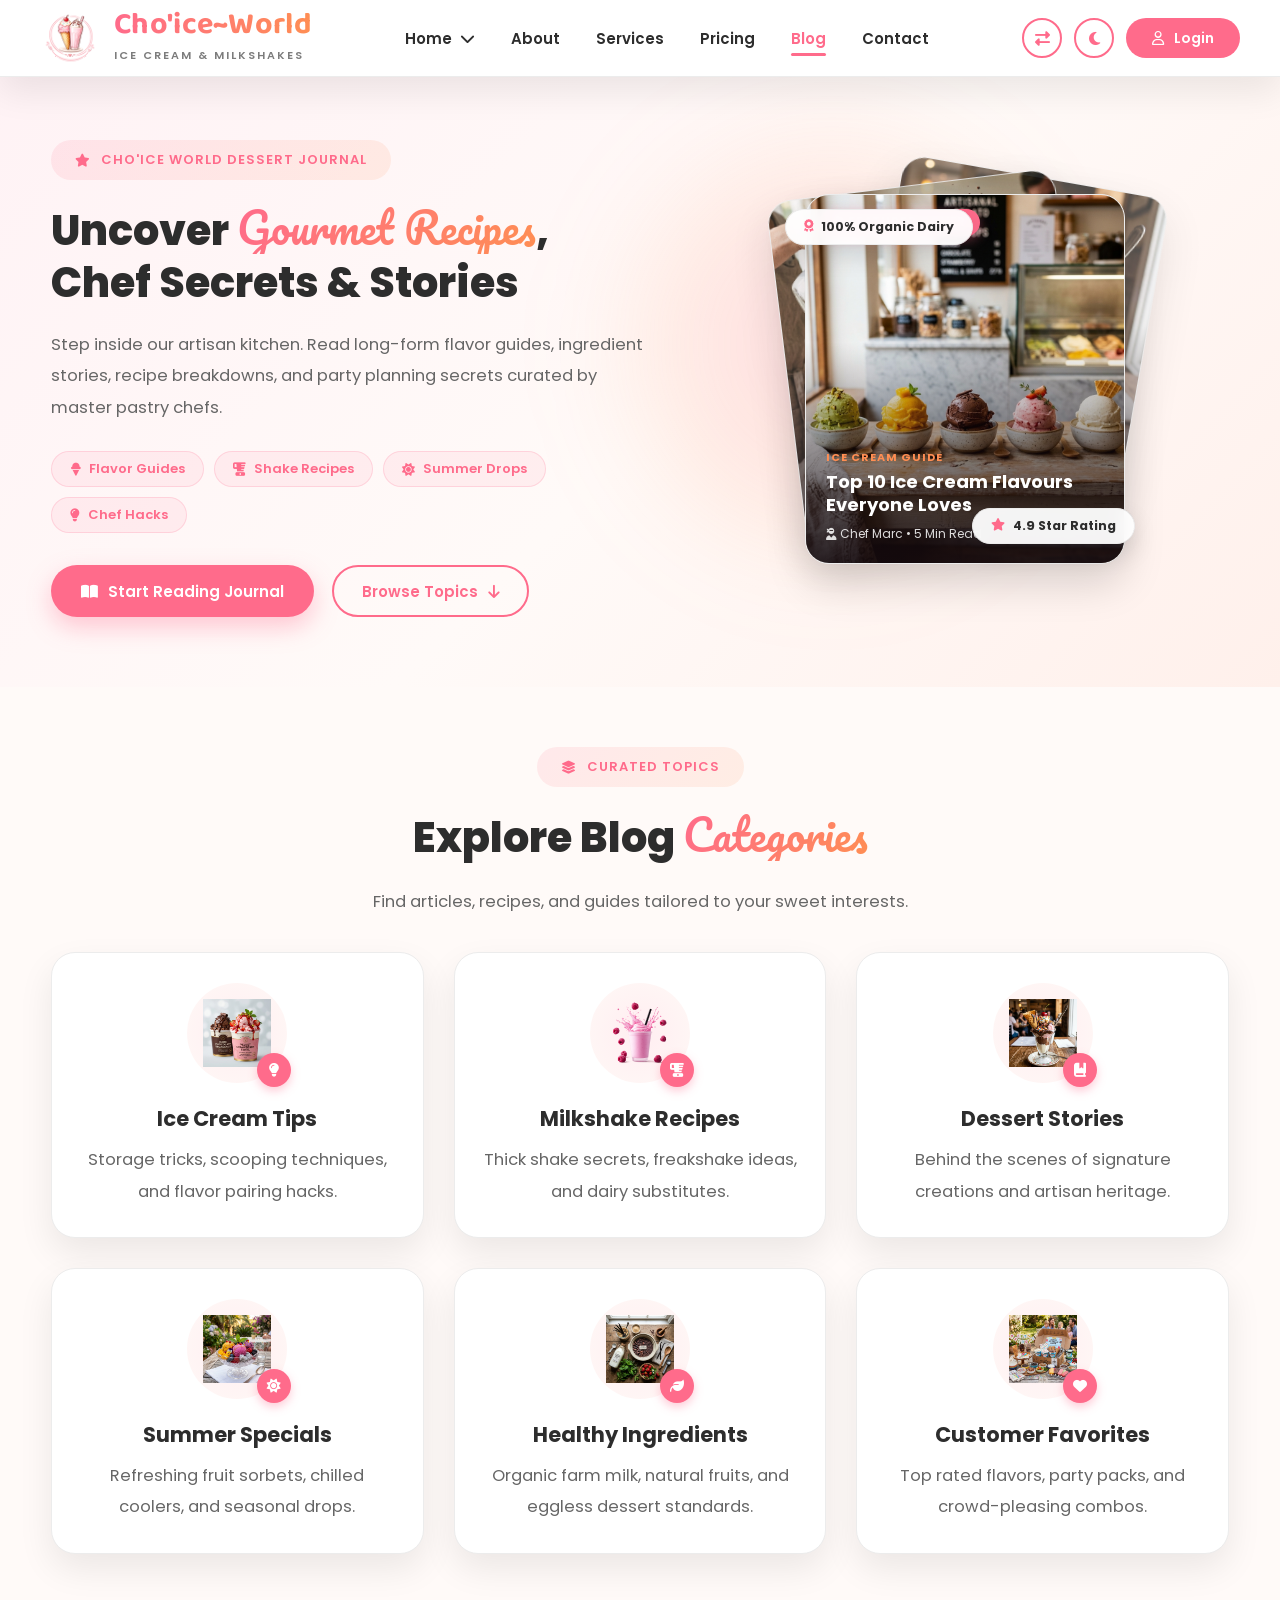
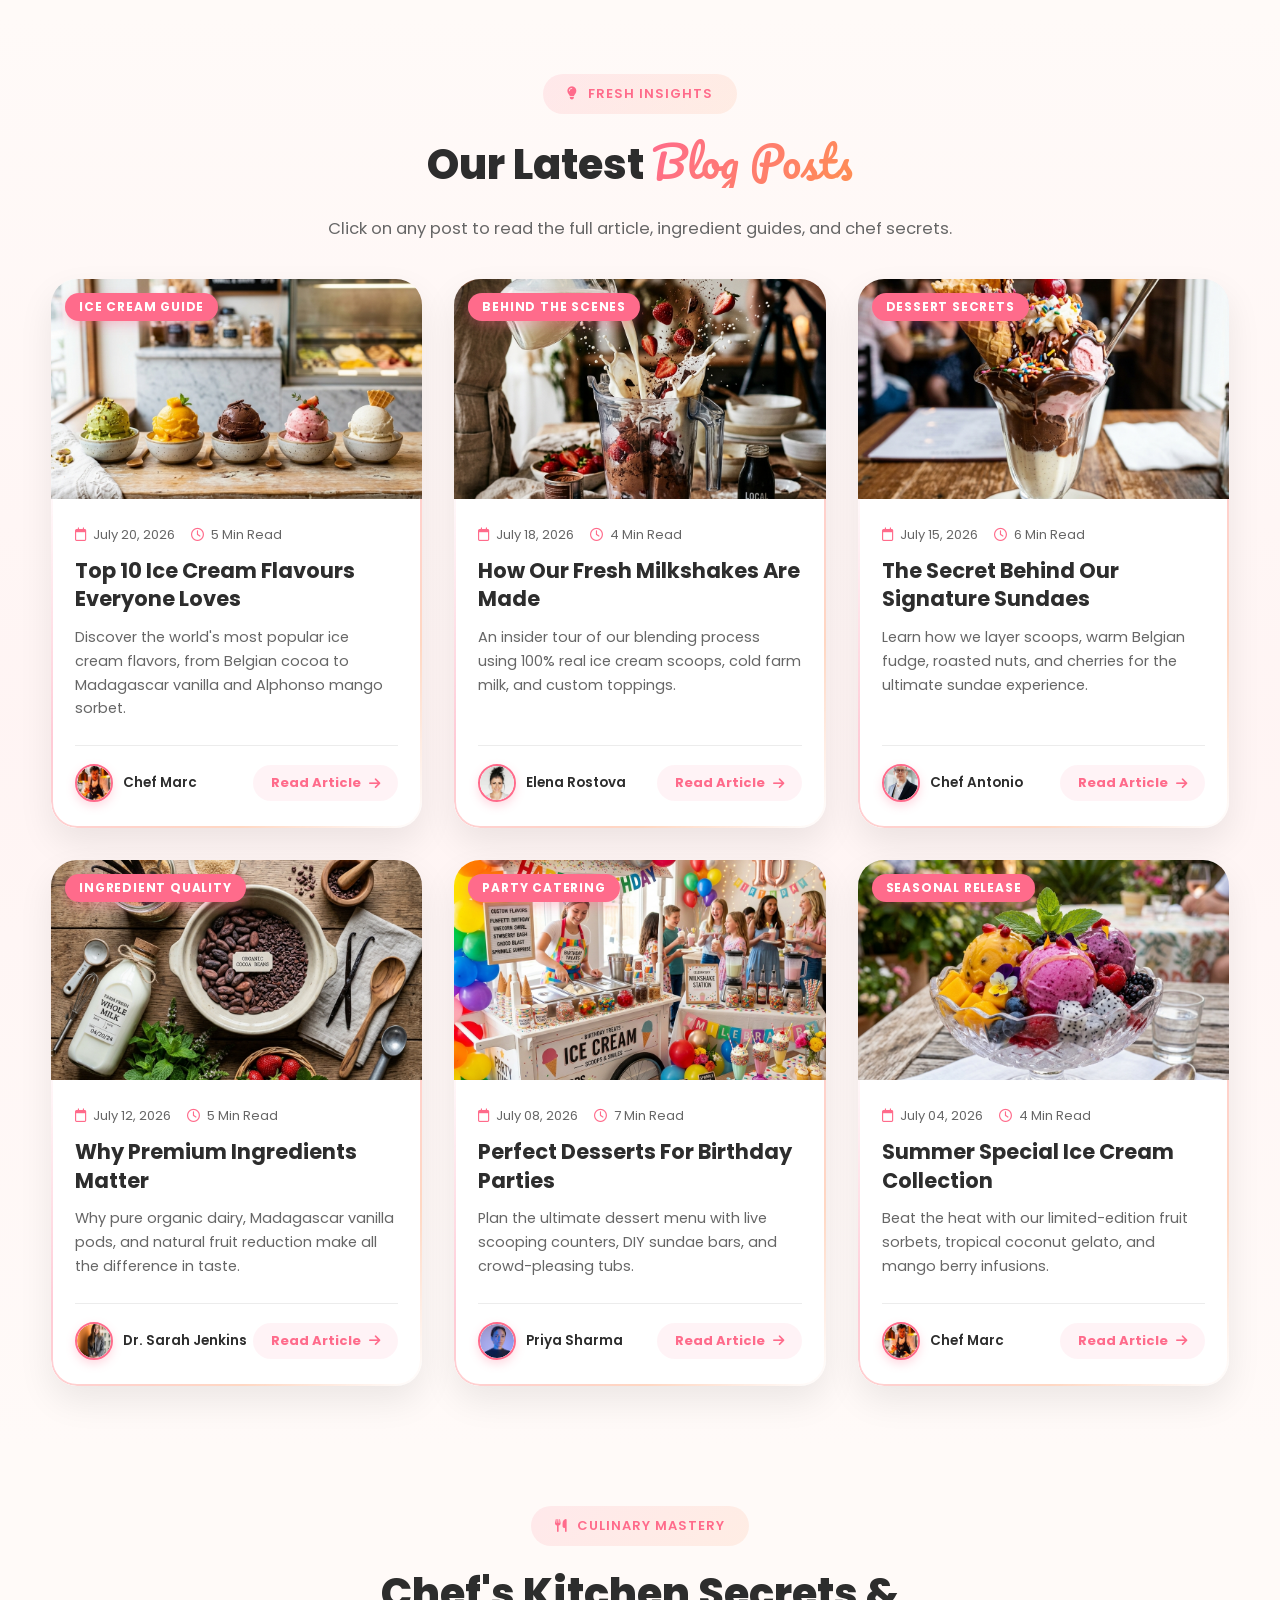
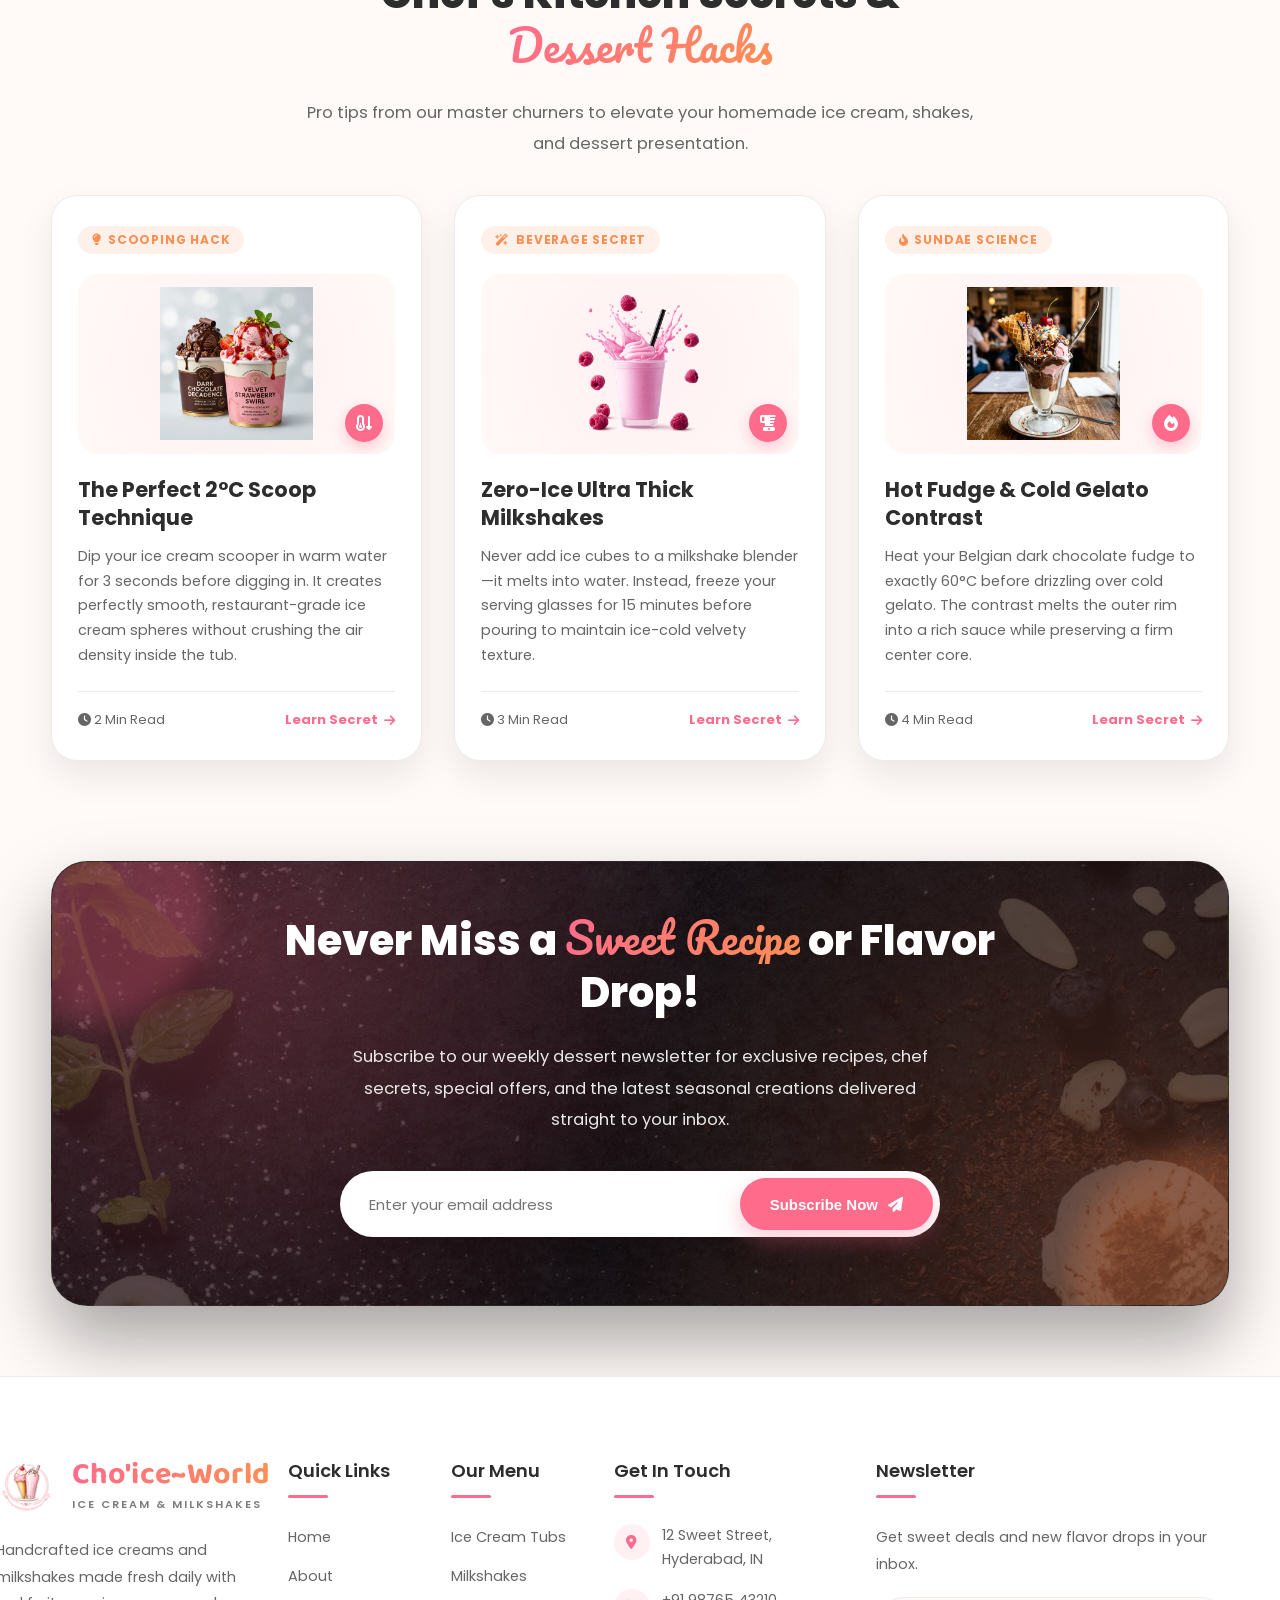
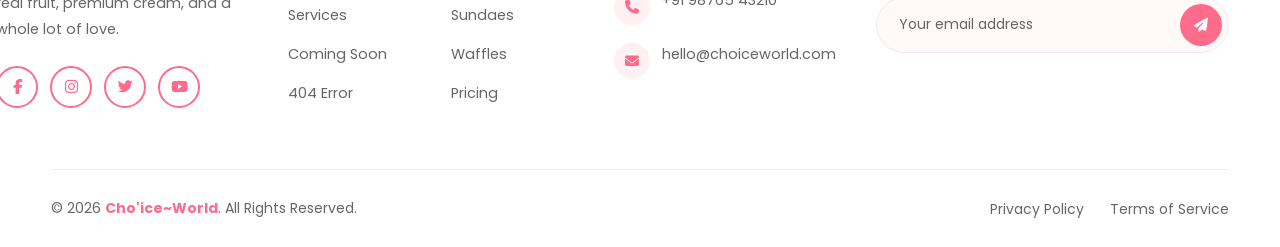
<file: Blog.html>
<!DOCTYPE html>
<html lang="en" dir="ltr" data-theme="light">

<head>
    <meta charset="UTF-8">
    <meta name="viewport" content="width=device-width, initial-scale=1.0">
    <title>Cho'ice~World</title>
    

    
   <link rel="icon" type="image/x-icon" href="/images/Logo.png">
<link rel="preconnect" href="https://fonts.googleapis.com">
<link rel="preconnect" href="https://fonts.gstatic.com" crossorigin>

<link href="https://fonts.googleapis.com/css2?family=Poppins:wght@300;400;500;600;700;800&family=Baloo+2:wght@500;600;700&family=Pacifico&family=Lobster&display=swap" rel="stylesheet">


<link rel="stylesheet" href="https://cdn.jsdelivr.net/npm/swiper@11/swiper-bundle.min.css">


<link rel="stylesheet" href="https://cdnjs.cloudflare.com/ajax/libs/font-awesome/6.7.2/css/all.min.css">
    <link rel="stylesheet" href="/nav.css">
    <link rel="stylesheet" href="/footer.css">
    <link rel="stylesheet" href="/Blog.css">
</head>

<body>

    
<header class="header">

<div class="container">

<nav class="navbar">

<!-- Logo -->

<a href="/index.html" class="logo">

<img src="/images/Logo.png" alt="Cho'ice~World">

<div class="logo-text">

<h2>Cho'ice~World</h2>

<span>Ice Cream & Milkshakes</span>

</div>

</a>

<!-- Navigation -->

<ul class="nav-menu">

<li class="dropdown">

<a href="/index.html">
Home
<i class="fa-solid fa-chevron-down"></i>
</a>

<ul class="dropdown-menu">

<li><a href="/index.html">Home Classic</a></li>

<li><a href="/home-2/home-2.html">Home Modern</a></li>

</ul>

</li>

<li><a href="/about/about.html">About</a></li>

<li><a href="/Services.html">Services</a></li>

<li><a href="/pricing/pricing.html">Pricing</a></li>

<li><a href="/Blog.html">Blog</a></li>

<li><a href="/contact/contact.html">Contact</a></li>



</ul>

<!-- Right Side -->

<div class="nav-actions">

<!-- RTL -->

<button id="rtlBtn" class="icon-btn">
    <i class="fa-solid fa-right-left"></i>
</button>

<!-- Theme -->

<button id="themeBtn" class="icon-btn">

<i class="fa-solid fa-moon"></i>

</button>

<!-- Login -->

<a href="/login.html" class="login-btn">

<i class="fa-regular fa-user"></i>

Login

</a>

<!-- Mobile -->

<div class="hamburger">

<span></span>

<span></span>

<span></span>

</div>

</div>

</nav>

</div>

</header>

    <main>
        
        <section class="blog-hero">
            <div class="blog-hero-ambient-glow"></div>
            
            <div class="container relative-z">
                <div class="blog-hero-editorial-grid">
                    
                    <div class="blog-hero-editorial-text">
                        <div class="blog-live-badge">
                         <i class="fa-solid fa-star"></i>
                            <span>Cho'ice World Dessert Journal</span>
                        </div>
                        
                        <h1 class="hero-editorial-title">
                            Uncover <span class="magazine-highlight">Gourmet Recipes</span>, Chef Secrets & Stories
                        </h1>

                        <p class="hero-editorial-desc">
                            Step inside our artisan kitchen. Read long-form flavor guides, ingredient stories, recipe breakdowns, and party planning secrets curated by master pastry chefs.
                        </p>

                        
                        <div class="hero-topic-pills">
                            <a href="#latest-blogs" class="topic-pill"><i class="fa-solid fa-ice-cream"></i> Flavor Guides</a>
                            <a href="#latest-blogs" class="topic-pill"><i class="fa-solid fa-blender"></i> Shake Recipes</a>
                            <a href="#latest-blogs" class="topic-pill"><i class="fa-solid fa-sun"></i> Summer Drops</a>
                            <a href="#latest-blogs" class="topic-pill"><i class="fa-solid fa-lightbulb"></i> Chef Hacks</a>
                        </div>

                        <div class="hero-actions">
                            <a href="#latest-blogs" class="btn-primary">
                                <i class="fa-solid fa-book-open"></i>
                                Start Reading Journal
                            </a>
                            <a href="#blog-categories" class="btn-secondary">
                                Browse Topics
                                <i class="fa-solid fa-arrow-down"></i>
                            </a>
                        </div>
                    </div>

                    
                    <div class="blog-hero-magazine-showcase">
                        <div class="magazine-3d-stack">
                            
                            <div class="stack-card card-3">
                                <img src="images/service-sundaes.png" alt="Sundae Secrets">
                                <div class="stack-card-overlay">
                                    <span>Dessert Secrets</span>
                                    <h4>Signature Sundae Artistry</h4>
                                </div>
                            </div>

                            
                            <div class="stack-card card-2">
                                <img src="images/blog-milkshakes.png" alt="Milkshake Secrets">
                                <div class="stack-card-overlay">
                                    <span>Behind The Scenes</span>
                                    <h4>Zero-Ice Milkshake Process</h4>
                                </div>
                            </div>

                            
                            <div class="stack-card card-1">
                                <div class="front-card-badge"><i class="fa-solid fa-fire"></i> Featured Cover</div>
                                <img src="images/blog-flavours.png" alt="Top 10 Flavours">
                                <div class="stack-card-overlay">
                                    <span class="category-tag">Ice Cream Guide</span>
                                    <h3>Top 10 Ice Cream Flavours Everyone Loves</h3>
                                    <div class="card-author-mini">
                                        <i class="fa-solid fa-user-ninja"></i> Chef Marc • 5 Min Read
                                    </div>
                                </div>
                            </div>

                            
                            <div class="orbit-badge orbit-1">
                                <i class="fa-solid fa-award"></i> 100% Organic Dairy
                            </div>
                            <div class="orbit-badge orbit-2">
                                <i class="fa-solid fa-star"></i> 4.9 Star Rating
                            </div>
                        </div>
                    </div>
                </div>
            </div>
        </section>

        
        <section id="blog-categories" class="categories-section">
            <div class="container">
                <div class="section-header text-center">
               <span class="section-badge">
    <i class="fa-solid fa-layer-group"></i>
    Curated Topics
</span>
                  <h2 class="section-title">
    Explore Blog
    <span>Categories</span>
</h2>
                    <p class="section-subtitle">Find articles, recipes, and guides tailored to your sweet interests.</p>
                </div>

                <div class="categories-grid">
                    
                    <div class="category-card">
                        <div class="cat-image-wrap">
                            <img src="images/service-tubs.png" alt="Ice Cream Tips">
                            <span class="cat-icon"><i class="fa-solid fa-lightbulb"></i></span>
                        </div>
                        <h3>Ice Cream Tips</h3>
                        <p>Storage tricks, scooping techniques, and flavor pairing hacks.</p>
                    </div>

                    
                    <div class="category-card">
                        <div class="cat-image-wrap">
                            <img src="images/milkshake-glass.png" alt="Milkshake Recipes">
                            <span class="cat-icon"><i class="fa-solid fa-blender"></i></span>
                        </div>
                        <h3>Milkshake Recipes</h3>
                        <p>Thick shake secrets, freakshake ideas, and dairy substitutes.</p>
                    </div>

                    
                    <div class="category-card">
                        <div class="cat-image-wrap">
                            <img src="images/service-sundaes.png" alt="Dessert Stories">
                            <span class="cat-icon"><i class="fa-solid fa-book-bookmark"></i></span>
                        </div>
                        <h3>Dessert Stories</h3>
                        <p>Behind the scenes of signature creations and artisan heritage.</p>
                    </div>

                    
                    <div class="category-card">
                        <div class="cat-image-wrap">
                            <img src="images/service-seasonal.png" alt="Summer Specials">
                            <span class="cat-icon"><i class="fa-solid fa-sun"></i></span>
                        </div>
                        <h3>Summer Specials</h3>
                        <p>Refreshing fruit sorbets, chilled coolers, and seasonal drops.</p>
                    </div>

                    
                    <div class="category-card">
                        <div class="cat-image-wrap">
                            <img src="images/blog-ingredients.png" alt="Healthy Ingredients">
                            <span class="cat-icon"><i class="fa-solid fa-leaf"></i></span>
                        </div>
                        <h3>Healthy Ingredients</h3>
                        <p>Organic farm milk, natural fruits, and eggless dessert standards.</p>
                    </div>

                    
                    <div class="category-card">
                        <div class="cat-image-wrap">
                            <img src="images/service-family.png" alt="Customer Favorites">
                            <span class="cat-icon"><i class="fa-solid fa-heart"></i></span>
                        </div>
                        <h3>Customer Favorites</h3>
                        <p>Top rated flavors, party packs, and crowd-pleasing combos.</p>
                    </div>
                </div>
            </div>
        </section>

        
        <section id="latest-blogs" class="latest-blogs-section">
            <div class="container">
                <div class="section-header text-center">
                  <span class="section-badge">
    <i class="fa-solid fa-lightbulb"></i>
    Fresh Insights
</span>
<h2 class="section-title">
    Our Latest
    <span>Blog Posts</span>
</h2>
                    <p class="section-subtitle">Click on any post to read the full article, ingredient guides, and chef secrets.</p>
                </div>

                <div class="blogs-grid">
                    
                    <article class="blog-card" data-blog="top-10-flavours">
                        <div class="card-border-ring"></div>
                        <div class="blog-img-wrap">
                            <img src="images/blog-flavours.png" alt="Top 10 Ice Cream Flavours Everyone Loves" loading="lazy">
                            <span class="blog-cat-badge">Ice Cream Guide</span>
                        </div>
                        <div class="blog-card-body">
                            <div class="blog-meta">
                                <span><i class="fa-regular fa-calendar"></i> July 20, 2026</span>
                                <span><i class="fa-regular fa-clock"></i> 5 Min Read</span>
                            </div>
                            <h3 class="blog-card-title">Top 10 Ice Cream Flavours Everyone Loves</h3>
                            <p class="blog-card-desc">Discover the world's most popular ice cream flavors, from Belgian cocoa to Madagascar vanilla and Alphonso mango sorbet.</p>
                            <div class="blog-card-footer">
                                <div class="blog-author">
                                    <div class="author-avatar"><img src="images/avatar-chef-marc.jpg" alt="Chef Marc"></div>
                                    <span>Chef Marc</span>
                                </div>
                                <a href="BlogDetails.html?blog=top-10-flavours" class="blog-read-btn">
                                    <span>Read Article</span>
                                    <i class="fa-solid fa-arrow-right"></i>
                                </a>
                            </div>
                        </div>
                    </article>

                    
                    <article class="blog-card" data-blog="how-milkshakes-are-made">
                        <div class="card-border-ring"></div>
                        <div class="blog-img-wrap">
                            <img src="images/blog-milkshakes.png" alt="How Our Fresh Milkshakes Are Made" loading="lazy">
                            <span class="blog-cat-badge">Behind The Scenes</span>
                        </div>
                        <div class="blog-card-body">
                            <div class="blog-meta">
                                <span><i class="fa-regular fa-calendar"></i> July 18, 2026</span>
                                <span><i class="fa-regular fa-clock"></i> 4 Min Read</span>
                            </div>
                            <h3 class="blog-card-title">How Our Fresh Milkshakes Are Made</h3>
                            <p class="blog-card-desc">An insider tour of our blending process using 100% real ice cream scoops, cold farm milk, and custom toppings.</p>
                            <div class="blog-card-footer">
                                <div class="blog-author">
                                    <div class="author-avatar"><img src="images/avatar-elena.jpg" alt="Elena Rostova"></div>
                                    <span>Elena Rostova</span>
                                </div>
                                <a href="BlogDetails.html?blog=how-milkshakes-are-made" class="blog-read-btn">
                                    <span>Read Article</span>
                                    <i class="fa-solid fa-arrow-right"></i>
                                </a>
                            </div>
                        </div>
                    </article>

                    
                    <article class="blog-card" data-blog="signature-sundaes-secret">
                        <div class="card-border-ring"></div>
                        <div class="blog-img-wrap">
                            <img src="images/service-sundaes.png" alt="The Secret Behind Our Signature Sundaes" loading="lazy">
                            <span class="blog-cat-badge">Dessert Secrets</span>
                        </div>
                        <div class="blog-card-body">
                            <div class="blog-meta">
                                <span><i class="fa-regular fa-calendar"></i> July 15, 2026</span>
                                <span><i class="fa-regular fa-clock"></i> 6 Min Read</span>
                            </div>
                            <h3 class="blog-card-title">The Secret Behind Our Signature Sundaes</h3>
                            <p class="blog-card-desc">Learn how we layer scoops, warm Belgian fudge, roasted nuts, and cherries for the ultimate sundae experience.</p>
                            <div class="blog-card-footer">
                                <div class="blog-author">
                                    <div class="author-avatar"><img src="images/avatar-antonio.jpg" alt="Chef Antonio"></div>
                                    <span>Chef Antonio</span>
                                </div>
                                <a href="BlogDetails.html?blog=signature-sundaes-secret" class="blog-read-btn">
                                    <span>Read Article</span>
                                    <i class="fa-solid fa-arrow-right"></i>
                                </a>
                            </div>
                        </div>
                    </article>

                    
                    <article class="blog-card" data-blog="premium-ingredients">
                        <div class="card-border-ring"></div>
                        <div class="blog-img-wrap">
                            <img src="images/blog-ingredients.png" alt="Why Premium Ingredients Matter" loading="lazy">
                            <span class="blog-cat-badge">Ingredient Quality</span>
                        </div>
                        <div class="blog-card-body">
                            <div class="blog-meta">
                                <span><i class="fa-regular fa-calendar"></i> July 12, 2026</span>
                                <span><i class="fa-regular fa-clock"></i> 5 Min Read</span>
                            </div>
                            <h3 class="blog-card-title">Why Premium Ingredients Matter</h3>
                            <p class="blog-card-desc">Why pure organic dairy, Madagascar vanilla pods, and natural fruit reduction make all the difference in taste.</p>
                            <div class="blog-card-footer">
                                <div class="blog-author">
                                    <div class="author-avatar"><img src="images/avatar-sarah.jpg" alt="Dr. Sarah Jenkins"></div>
                                    <span>Dr. Sarah Jenkins</span>
                                </div>
                                <a href="BlogDetails.html?blog=premium-ingredients" class="blog-read-btn">
                                    <span>Read Article</span>
                                    <i class="fa-solid fa-arrow-right"></i>
                                </a>
                            </div>
                        </div>
                    </article>

                    
                    <article class="blog-card" data-blog="birthday-party-desserts">
                        <div class="card-border-ring"></div>
                        <div class="blog-img-wrap">
                            <img src="images/service-party.png" alt="Perfect Desserts For Birthday Parties" loading="lazy">
                            <span class="blog-cat-badge">Party Catering</span>
                        </div>
                        <div class="blog-card-body">
                            <div class="blog-meta">
                                <span><i class="fa-regular fa-calendar"></i> July 08, 2026</span>
                                <span><i class="fa-regular fa-clock"></i> 7 Min Read</span>
                            </div>
                            <h3 class="blog-card-title">Perfect Desserts For Birthday Parties</h3>
                            <p class="blog-card-desc">Plan the ultimate dessert menu with live scooping counters, DIY sundae bars, and crowd-pleasing tubs.</p>
                            <div class="blog-card-footer">
                                <div class="blog-author">
                                    <div class="author-avatar"><img src="images/avatar-priya.jpg" alt="Priya Sharma"></div>
                                    <span>Priya Sharma</span>
                                </div>
                                <a href="BlogDetails.html?blog=birthday-party-desserts" class="blog-read-btn">
                                    <span>Read Article</span>
                                    <i class="fa-solid fa-arrow-right"></i>
                                </a>
                            </div>
                        </div>
                    </article>

                    
                    <article class="blog-card" data-blog="summer-collection">
                        <div class="card-border-ring"></div>
                        <div class="blog-img-wrap">
                            <img src="images/service-seasonal.png" alt="Summer Special Ice Cream Collection" loading="lazy">
                            <span class="blog-cat-badge">Seasonal Release</span>
                        </div>
                        <div class="blog-card-body">
                            <div class="blog-meta">
                                <span><i class="fa-regular fa-calendar"></i> July 04, 2026</span>
                                <span><i class="fa-regular fa-clock"></i> 4 Min Read</span>
                            </div>
                            <h3 class="blog-card-title">Summer Special Ice Cream Collection</h3>
                            <p class="blog-card-desc">Beat the heat with our limited-edition fruit sorbets, tropical coconut gelato, and mango berry infusions.</p>
                            <div class="blog-card-footer">
                                <div class="blog-author">
                                    <div class="author-avatar"><img src="images/avatar-chef-marc.jpg" alt="Chef Marc"></div>
                                    <span>Chef Marc</span>
                                </div>
                                <a href="BlogDetails.html?blog=summer-collection" class="blog-read-btn">
                                    <span>Read Article</span>
                                    <i class="fa-solid fa-arrow-right"></i>
                                </a>
                            </div>
                        </div>
                    </article>
                </div>
            </div>
        </section>

        
        <section class="chef-secrets-section">
            <div class="container">
                <div class="section-header text-center">
<span class="section-badge">
    <i class="fa-solid fa-utensils"></i>
    Culinary Mastery
</span>                <h2 class="section-title">
    Chef's Kitchen Secrets &
    <span>Dessert Hacks</span>
</h2>
                    <p class="section-subtitle">Pro tips from our master churners to elevate your homemade ice cream, shakes, and dessert presentation.</p>
                </div>

                <div class="secrets-grid">
                    
                    <div class="secret-card">
                        <div class="secret-badge"><i class="fa-solid fa-lightbulb"></i> Scooping Hack</div>
                        <div class="secret-img-box">
                            <img src="images/service-tubs.png" alt="The Perfect 2°C Scoop Technique">
                            <span class="secret-icon"><i class="fa-solid fa-temperature-arrow-down"></i></span>
                        </div>
                        <h3>The Perfect 2°C Scoop Technique</h3>
                        <p>Dip your ice cream scooper in warm water for 3 seconds before digging in. It creates perfectly smooth, restaurant-grade ice cream spheres without crushing the air density inside the tub.</p>
                        <div class="secret-footer">
                            <span><i class="fa-solid fa-clock"></i> 2 Min Read</span>
                            <a href="BlogDetails.html?blog=top-10-flavours" class="secret-link">Learn Secret <i class="fa-solid fa-arrow-right"></i></a>
                        </div>
                    </div>

                    
                    <div class="secret-card">
                        <div class="secret-badge"><i class="fa-solid fa-wand-magic-sparkles"></i> Beverage Secret</div>
                        <div class="secret-img-box">
                            <img src="images/milkshake-glass.png" alt="Zero-Ice Ultra Thick Milkshakes">
                            <span class="secret-icon"><i class="fa-solid fa-blender"></i></span>
                        </div>
                        <h3>Zero-Ice Ultra Thick Milkshakes</h3>
                        <p>Never add ice cubes to a milkshake blender—it melts into water. Instead, freeze your serving glasses for 15 minutes before pouring to maintain ice-cold velvety texture.</p>
                        <div class="secret-footer">
                            <span><i class="fa-solid fa-clock"></i> 3 Min Read</span>
                            <a href="BlogDetails.html?blog=how-milkshakes-are-made" class="secret-link">Learn Secret <i class="fa-solid fa-arrow-right"></i></a>
                        </div>
                    </div>

                    
                    <div class="secret-card">
                        <div class="secret-badge"><i class="fa-solid fa-fire-flame-curved"></i> Sundae Science</div>
                        <div class="secret-img-box">
                            <img src="images/service-sundaes.png" alt="Hot Fudge & Cold Gelato Contrast">
                            <span class="secret-icon"><i class="fa-solid fa-fire"></i></span>
                        </div>
                        <h3>Hot Fudge & Cold Gelato Contrast</h3>
                        <p>Heat your Belgian dark chocolate fudge to exactly 60°C before drizzling over cold gelato. The contrast melts the outer rim into a rich sauce while preserving a firm center core.</p>
                        <div class="secret-footer">
                            <span><i class="fa-solid fa-clock"></i> 4 Min Read</span>
                            <a href="BlogDetails.html?blog=signature-sundaes-secret" class="secret-link">Learn Secret <i class="fa-solid fa-arrow-right"></i></a>
                        </div>
                    </div>
                </div>
            </div>
        </section>

        
        <section class="blog-cta-section">

    <div class="cta-overlay"></div>

    <div class="cta-shape shape-1"></div>
    <div class="cta-shape shape-2"></div>

    <div class="container relative-z">

        <div class="cta-banner-content text-center">

         

            <h2 class="cta-title">
                Never Miss a
                <span>Sweet Recipe</span>
                or Flavor Drop!
            </h2>

            <p class="cta-desc">
                Subscribe to our weekly dessert newsletter for exclusive recipes, chef secrets, special offers, and the latest seasonal creations delivered straight to your inbox.
            </p>

            <form class="blog-newsletter-form" id="blogSubscribeForm">

                <input type="email"
                       placeholder="Enter your email address"
                       required>

                <button type="submit" class="btn-primary">

                    <span>Subscribe Now</span>

                    <i class="fa-solid fa-paper-plane"></i>

                </button>

            </form>

            <p class="blog-newsletter-msg" id="blogSubscribeMsg"></p>

        </div>

    </div>

</section>
    </main>

    
<footer class="footer">

    <div class="container">

        <div class="footer-top">

            <div class="footer-col footer-brand">

                <a href="/index.html" class="logo">

                    <img src="/images/Logo.png" alt="Cho'ice~World">

                    <div class="logo-text">
                        <h2>Cho'ice~World</h2>
                        <span>Ice Cream & Milkshakes</span>
                    </div>

                </a>

                <p class="footer-desc">
                    Handcrafted ice creams and milkshakes made fresh daily with
                    real fruit, premium cream, and a whole lot of love.
                </p>

                <ul class="footer-social">
                    <li><a href="#"><i class="fa-brands fa-facebook-f"></i></a></li>
                    <li><a href="#"><i class="fa-brands fa-instagram"></i></a></li>
                    <li><a href="#"><i class="fa-brands fa-twitter"></i></a></li>
                    <li><a href="#"><i class="fa-brands fa-youtube"></i></a></li>
                </ul>

            </div>

        
            <div class="footer-col">

                <h3>Quick Links</h3>

                <ul class="footer-links">
                    <li><a href="/home-2/home-2.html">Home</a></li>
                    <li><a href="/about/about.html">About</a></li>
                    <li><a href="/Services.html">Services</a></li>
                        <li><a href="/comingsoon/comingsoon.html">Coming Soon</a></li>
                    <li><a href="/error404/error404.html">404 Error</a></li>
                </ul>

            </div>

          
            <div class="footer-col">

                <h3>Our Menu</h3>

                <ul class="footer-links">
                    <li><a href="/ServiceDetails.html?service=tubs">Ice Cream Tubs</a></li>
                    <li><a href="/ServiceDetails.html?service=milkshakes">Milkshakes</a></li>
                    <li><a href="/ServiceDetails.html?service=sundaes">Sundaes</a></li>
                    <li><a href="/ServiceDetails.html?service=waffles">Waffles</a></li>
                    <li><a href="/pricing/pricing.html">Pricing</a></li>
                </ul>

            </div>

            
            <div class="footer-col">

                <h3>Get In Touch</h3>

                <ul class="footer-contact">
                    <li>
                        <i class="fa-solid fa-location-dot"></i>
                        <span>12 Sweet Street, Hyderabad, IN</span>
                    </li>
                    <li>
                        <i class="fa-solid fa-phone"></i>
                        <span>+91 98765 43210</span>
                    </li>
                    <li>
                        <i class="fa-solid fa-envelope"></i>
                        <span>hello@choiceworld.com</span>
                    </li>
                </ul>

            </div>

           
            <div class="footer-col footer-newsletter">

                <h3>Newsletter</h3>

                <p>Get sweet deals and new flavor drops in your inbox.</p>

                <form class="newsletter-form" id="newsletterForm">

                    <input type="email" placeholder="Your email address" required>

                    <button type="submit">
                        <i class="fa-solid fa-paper-plane"></i>
                    </button>

                </form>

                <p class="newsletter-msg" id="newsletterMsg"></p>

            </div>

        </div>

        <div class="footer-bottom">

            <p class="copyright">
                &copy; <span id="year"></span> <strong>Cho'ice~World</strong>. All Rights Reserved.
            </p>

            <ul class="footer-bottom-links">
                <li><a href="/privacy/privacy.html">Privacy Policy</a></li>
                <li><a href="/privacy/privacy.html">Terms of Service</a></li>
            </ul>

        </div>

    </div>

  
    <button id="backToTop" class="back-to-top" aria-label="Back to top">
        <i class="fa-solid fa-arrow-up"></i>
    </button>

</footer>

    
    <script src="/nav.js"></script>
    <script src="/footer.js"></script>
    <script src="/Blog.js"></script>
</body>

</html>
</file>
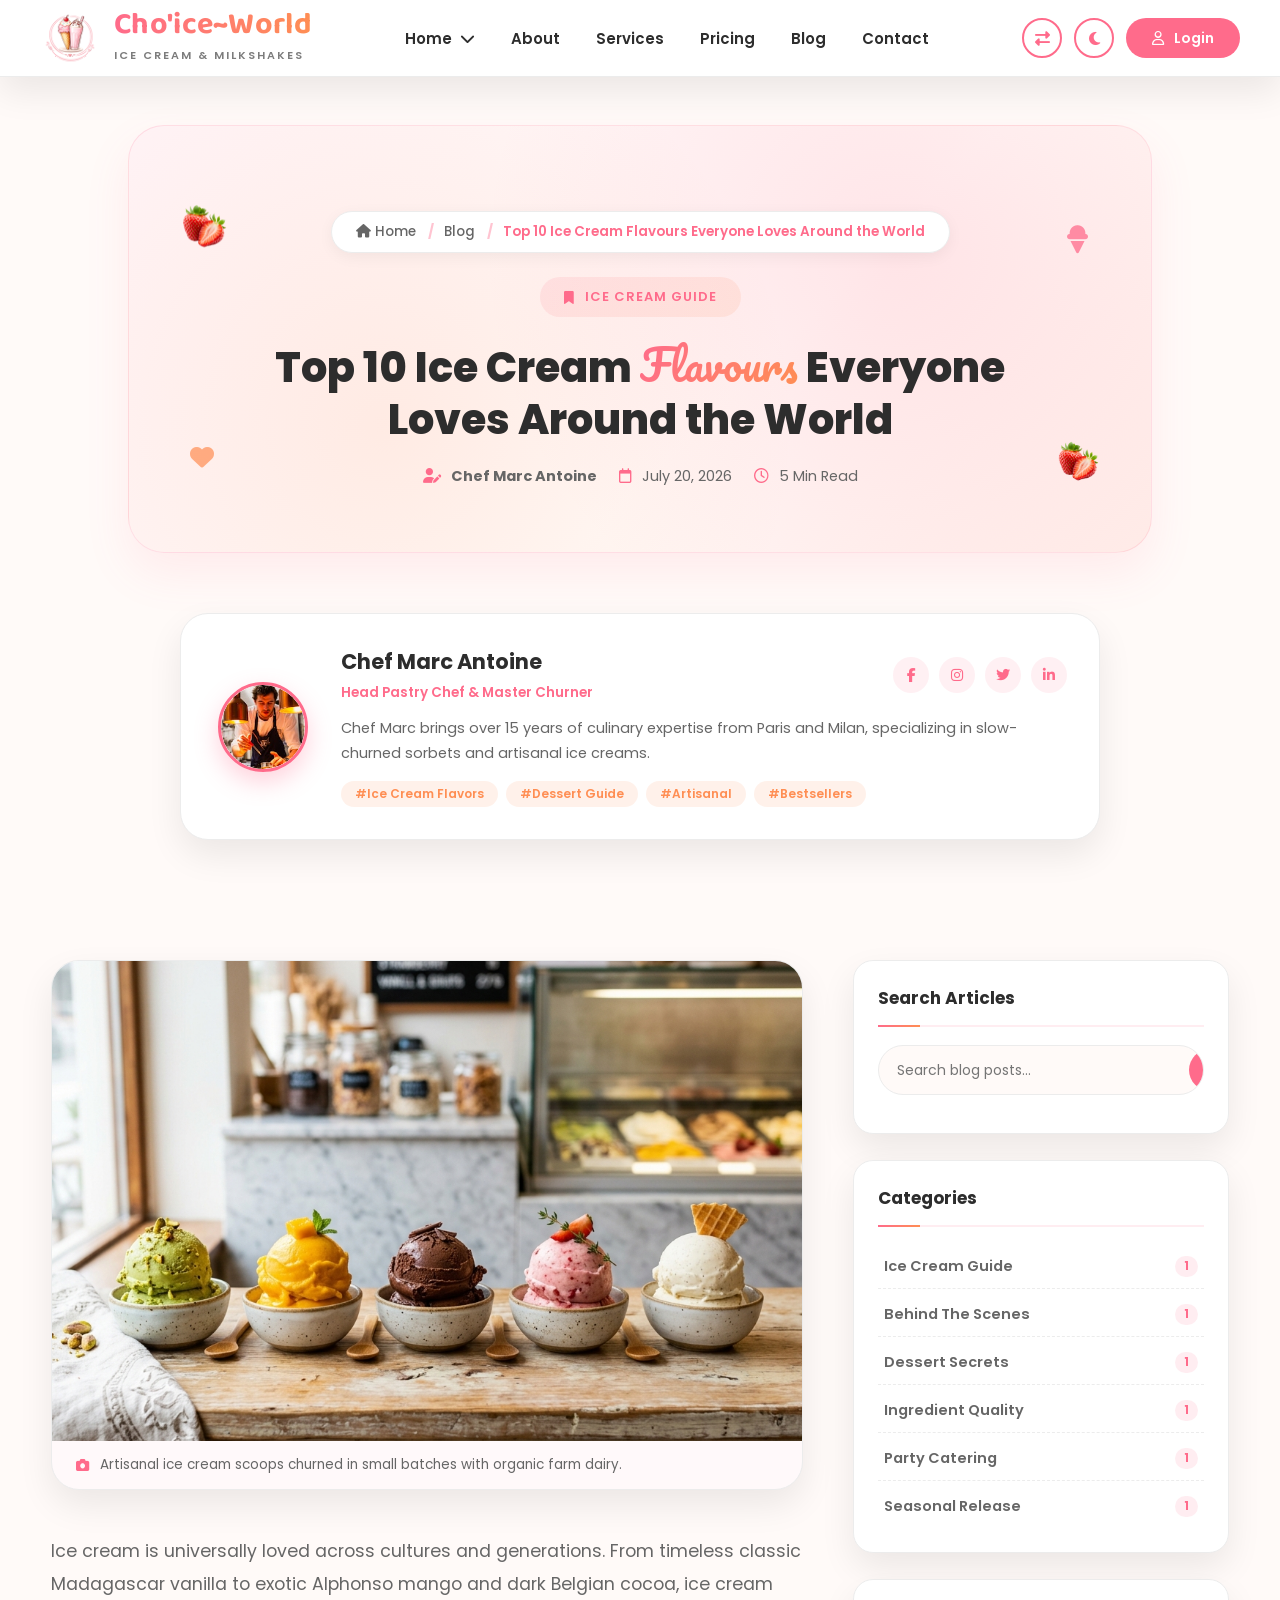
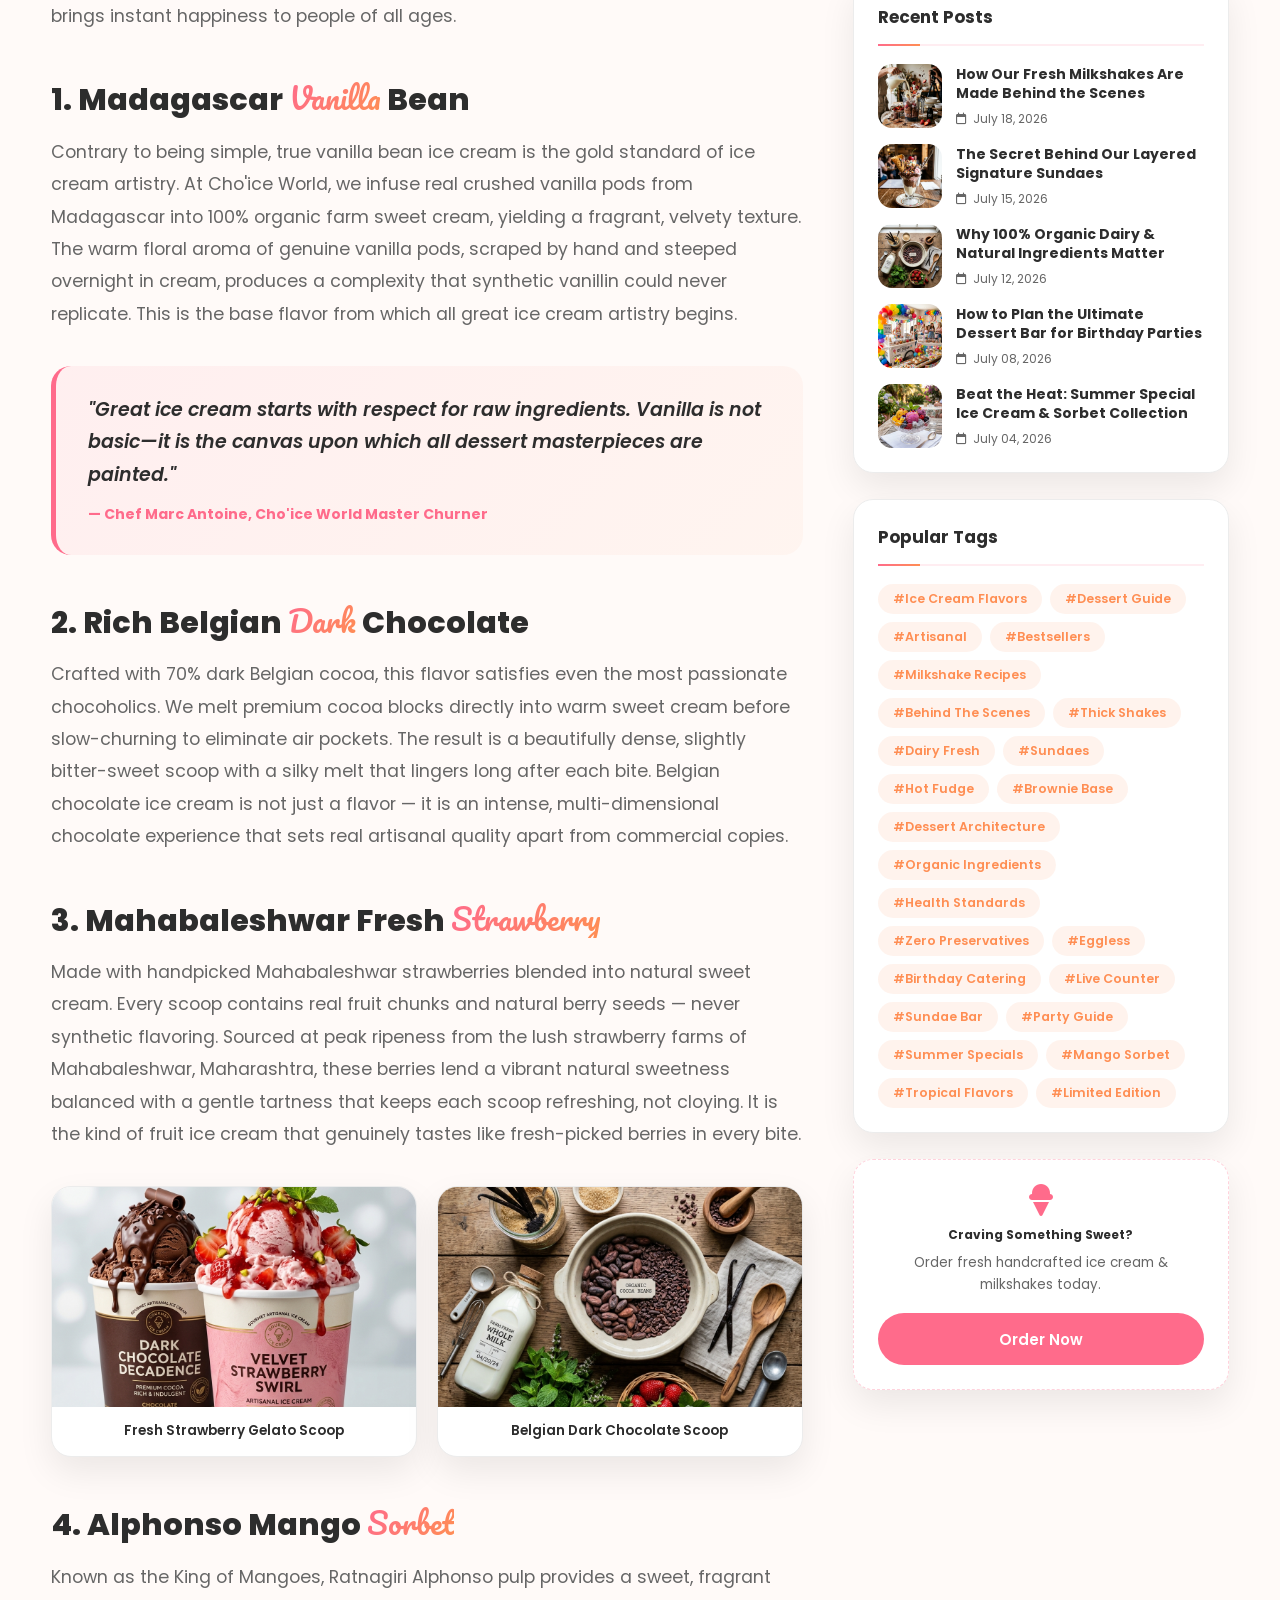
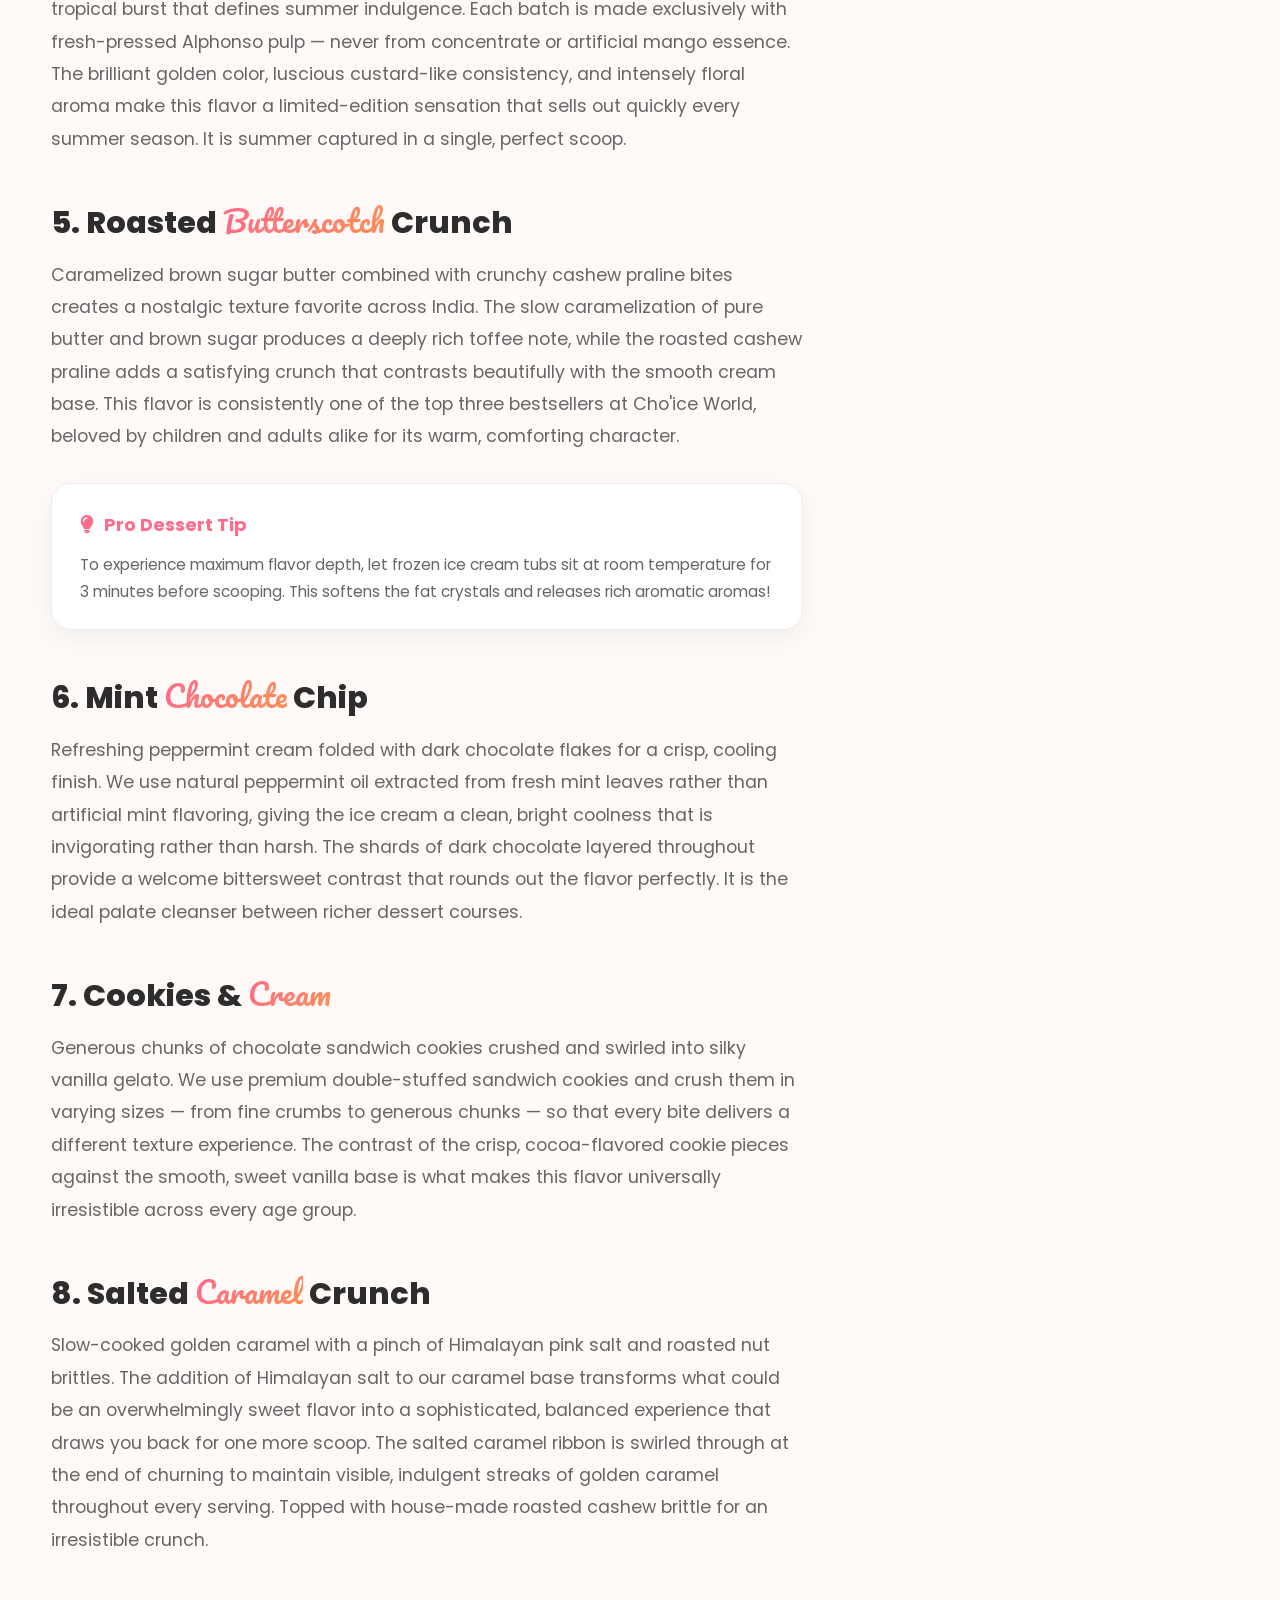
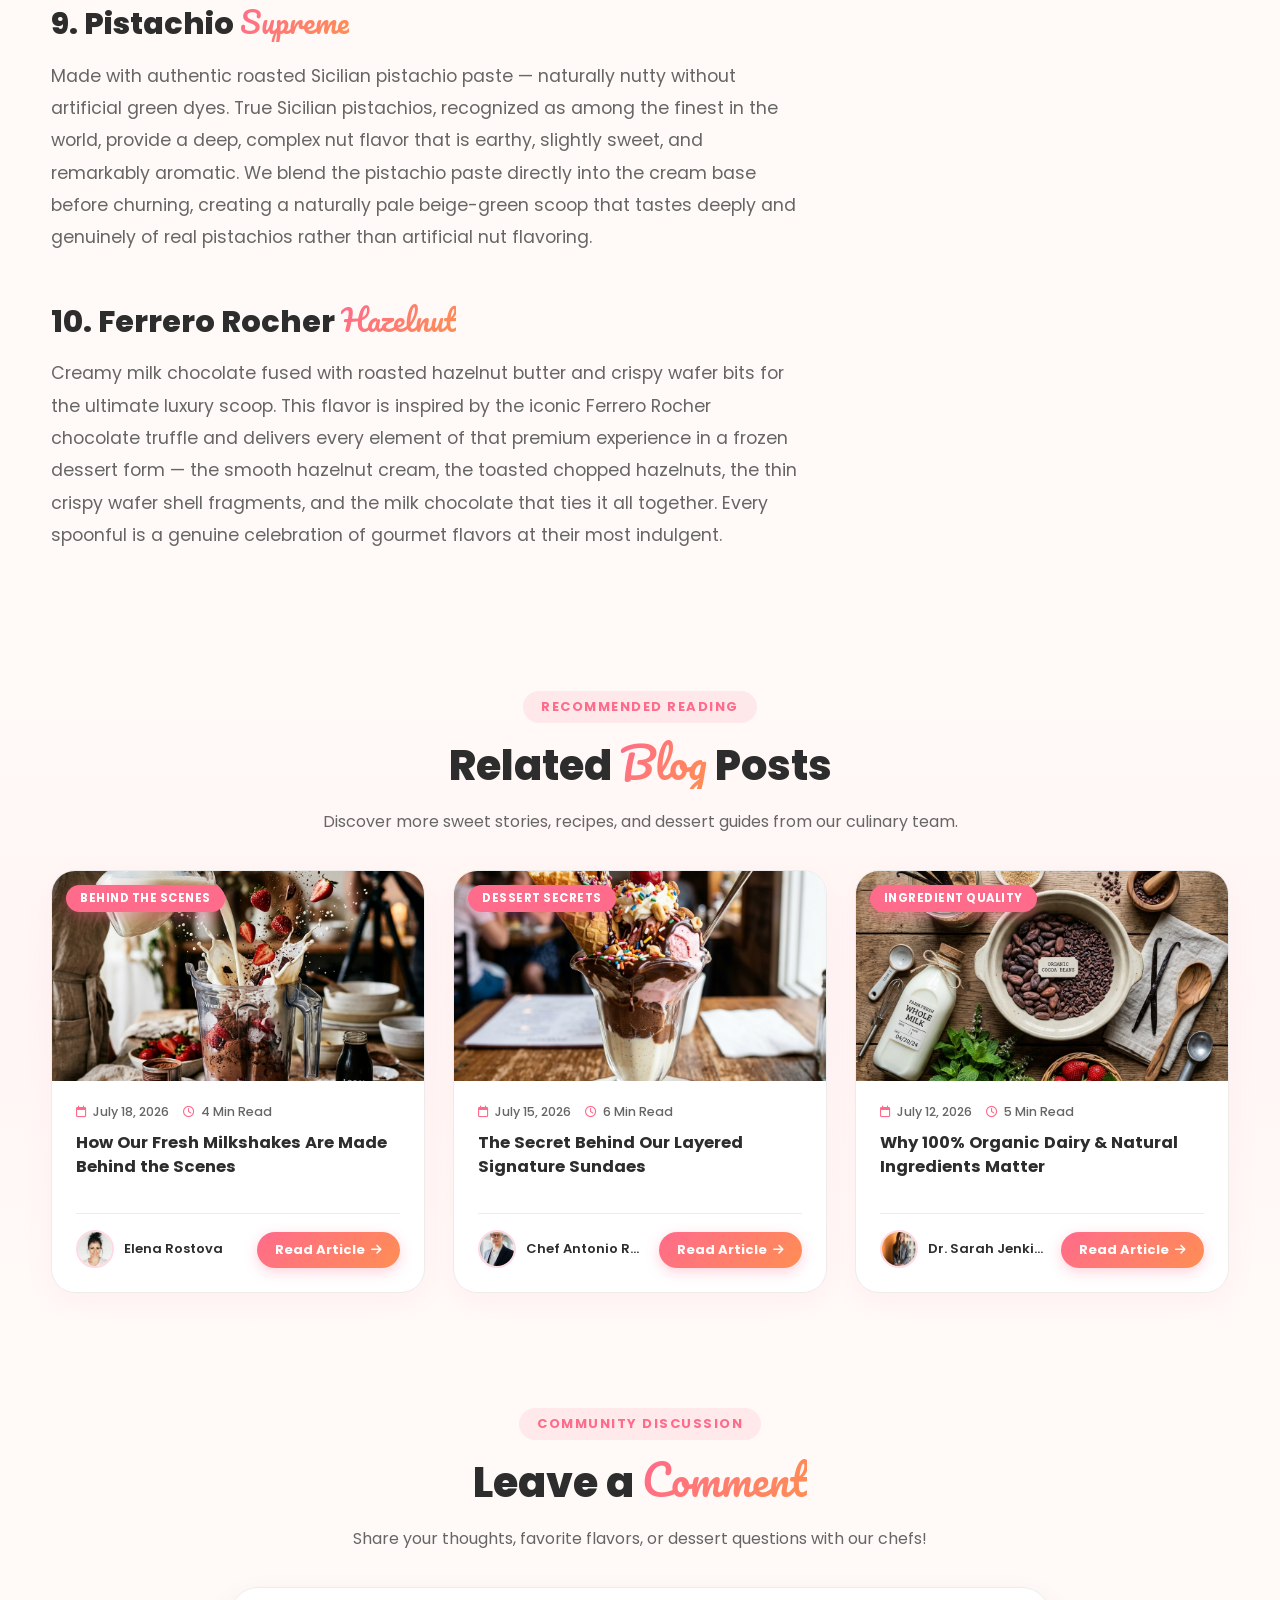
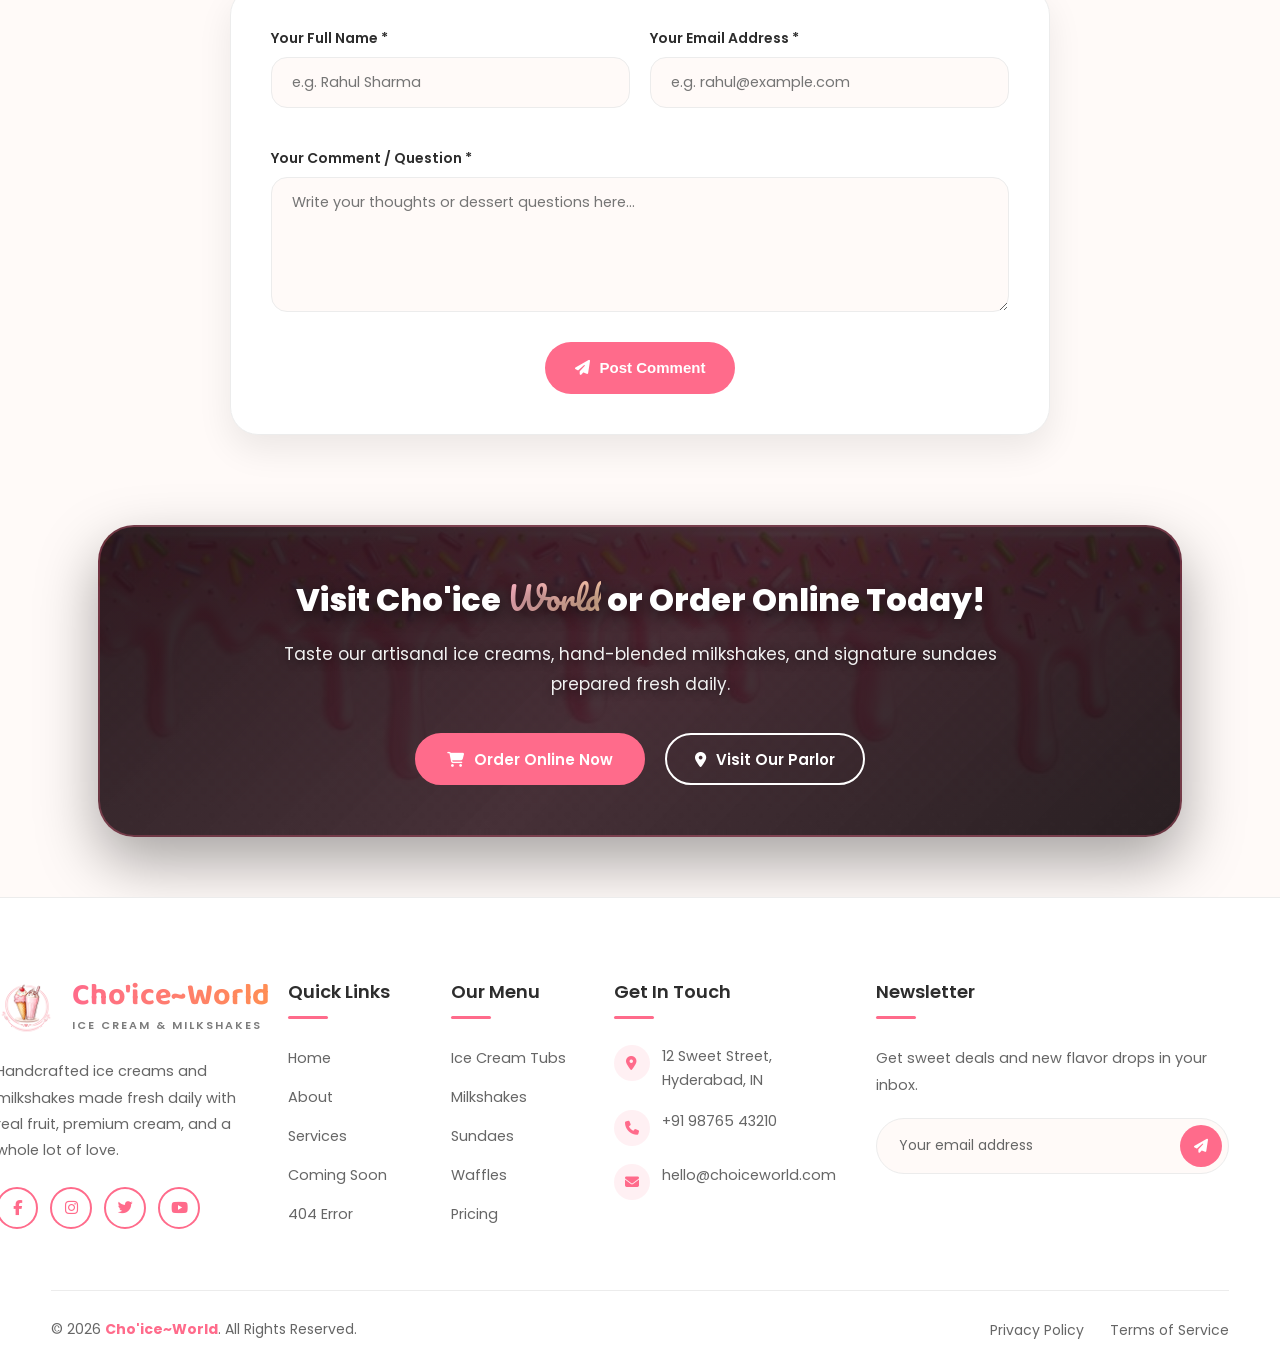
<file: BlogDetails.html>
<!DOCTYPE html>
<html lang="en" dir="ltr" data-theme="light">

<head>
    <meta charset="UTF-8">
    <meta name="viewport" content="width=device-width, initial-scale=1.0">
    <title>Cho'ice~World</title>
    
     <link rel="icon" type="image/x-icon" href="images/Logo.png">
<link rel="preconnect" href="https://fonts.googleapis.com">
<link rel="preconnect" href="https://fonts.gstatic.com" crossorigin>

<link href="https://fonts.googleapis.com/css2?family=Poppins:wght@300;400;500;600;700;800&family=Baloo+2:wght@500;600;700&family=Pacifico&family=Lobster&display=swap" rel="stylesheet">


<link rel="stylesheet" href="https://cdn.jsdelivr.net/npm/swiper@11/swiper-bundle.min.css">


<link rel="stylesheet" href="https://cdnjs.cloudflare.com/ajax/libs/font-awesome/6.7.2/css/all.min.css">
    
    
    <link rel="stylesheet" href="nav.css">
    <link rel="stylesheet" href="footer.css">
    <link rel="stylesheet" href="BlogDetails.css">
</head>

<body>

    
<header class="header">

<div class="container">

<nav class="navbar">

<!-- Logo -->

<a href="index.html" class="logo">

<img src="images/Logo.png" alt="Cho'ice~World">

<div class="logo-text">

<h2>Cho'ice~World</h2>

<span>Ice Cream & Milkshakes</span>

</div>

</a>

<!-- Navigation -->

<ul class="nav-menu">

<li class="dropdown">

<a href="index.html">
Home
<i class="fa-solid fa-chevron-down"></i>
</a>

<ul class="dropdown-menu">

<li><a href="index.html">Home Classic</a></li>

<li><a href="home-2/home-2.html">Home Modern</a></li>

</ul>

</li>

<li><a href="about/about.html">About</a></li>

<li><a href="Services.html">Services</a></li>

<li><a href="pricing/pricing.html">Pricing</a></li>

<li><a href="Blog.html">Blog</a></li>

<li><a href="contact/contact.html">Contact</a></li>



</ul>

<!-- Right Side -->

<div class="nav-actions">

<!-- RTL -->

<button id="rtlBtn" class="icon-btn">
    <i class="fa-solid fa-right-left"></i>
</button>

<!-- Theme -->

<button id="themeBtn" class="icon-btn">

<i class="fa-solid fa-moon"></i>

</button>

<!-- Login -->

<a href="login.html" class="login-btn">

<i class="fa-regular fa-user"></i>

Login

</a>

<!-- Mobile -->

<div class="hamburger">

<span></span>

<span></span>

<span></span>

</div>

</div>

</nav>

</div>

</header>
    <main>
        
        <section class="detail-hero">
            <div class="hero-bg-overlay"></div>
            
            
            <div class="floating-deco deco-1" title="Top Left Floating Strawberry"><img src="images/strawberry-half.png" alt="Strawberry"></div>
            <div class="floating-deco deco-2" title="Top Right Floating Ice Cream"><i class="fa-solid fa-ice-cream"></i></div>
            <div class="floating-deco deco-3" title="Bottom Left Floating Heart"><i class="fa-solid fa-heart"></i></div>
            <div class="floating-deco deco-4" title="Bottom Right Floating Strawberry"><img src="images/strawberry-half.png" alt="Strawberry"></div>

            <div class="container relative-z">
                
                <nav class="breadcrumb-nav" aria-label="Breadcrumb">
                    <ol class="breadcrumb">
                        <li><a href="index.html"><i class="fa-solid fa-house"></i> Home</a></li>
                        <li><a href="Blog.html">Blog</a></li>
                        <li class="active" id="breadcrumbActive">Blog Details</li>
                    </ol>
                </nav>

                <div class="detail-hero-content text-center">
                    <span class="hero-badge" id="blogCategoryBadge">
                        <i class="fa-solid fa-bookmark"></i> Ice Cream Guide
                    </span>
                    <h1 class="hero-title" id="blogTitle">Blog Article Title</h1>
                    <div class="blog-hero-meta" id="blogHeroMeta">
                        <span><i class="fa-solid fa-user-pen"></i> <strong id="blogAuthorName">Chef Marc</strong></span>
                        <span><i class="fa-regular fa-calendar"></i> <span id="blogDate">July 20, 2026</span></span>
                        <span><i class="fa-regular fa-clock"></i> <span id="blogReadTime">5 Min Read</span></span>
                    </div>
                </div>
            </div>
        </section>

        
        <section class="author-profile-section">
            <div class="container">
                <div class="author-card">
                    <div class="author-avatar-box">
                        <div class="author-img-wrap">
                            <img src="images/avatar-chef-marc.jpg" id="authorAvatarImg" alt="Author Profile Picture">
                        </div>
                    </div>
                    
                    <div class="author-details-box">
                        <div class="author-header">
                            <div>
                                <h3 id="authorName">Chef Marc Antoine</h3>
                                <span class="author-role" id="authorDesignation">Head Pastry Chef & Culinary Director</span>
                            </div>
                            
                            <ul class="author-social">
                                <li><a href="#" aria-label="Facebook"><i class="fa-brands fa-facebook-f"></i></a></li>
                                <li><a href="#" aria-label="Instagram"><i class="fa-brands fa-instagram"></i></a></li>
                                <li><a href="#" aria-label="Twitter"><i class="fa-brands fa-twitter"></i></a></li>
                                <li><a href="#" aria-label="LinkedIn"><i class="fa-brands fa-linkedin-in"></i></a></li>
                            </ul>
                        </div>

                        <p class="author-bio" id="authorBio">
                            Chef Marc has over 15 years of experience crafting artisanal sorbets, gelato, and gourmet milkshakes across Paris and Milan. He leads the research and innovation lab at Cho'ice World.
                        </p>

                        <div class="author-tags-box" id="authorTags">
                            
                        </div>
                    </div>
                </div>
            </div>
        </section>

        
        <section class="magazine-article-section">
            <div class="container">
                <div class="magazine-layout">

                    <article class="article-main-col">

                        <div class="article-cover-card">
                            <img src="images/blog-flavours.png" id="articleCoverImg" alt="Article Cover Image">
                            <div class="cover-caption">
                                <i class="fa-solid fa-camera"></i>
                                <span id="coverCaptionText">Artisanal dessert creation inside Cho'ice World kitchen.</span>
                            </div>
                        </div>


                        <div class="article-body-content" id="articleBody">

                        </div>
                    </article>

                    
                    <aside class="article-sidebar-col" id="blogSidebar">

                        <div class="sidebar-widget sidebar-search-widget">
                            <h4 class="widget-title">Search Articles</h4>
                            <form class="sidebar-search-form" id="sidebarSearchForm">
                                <input type="text" id="sidebarSearchInput" placeholder="Search blog posts...">
                                <button type="submit" aria-label="Search"><i class="fa-solid fa-magnifying-glass"></i></button>
                            </form>
                            <div class="sidebar-search-results" id="sidebarSearchResults"></div>
                        </div>

                        <div class="sidebar-widget">
                            <h4 class="widget-title">Categories</h4>
                            <ul class="sidebar-category-list" id="sidebarCategories"></ul>
                        </div>

                        <div class="sidebar-widget">
                            <h4 class="widget-title">Recent Posts</h4>
                            <div class="sidebar-recent-posts" id="sidebarRecentPosts"></div>
                        </div>

                        <div class="sidebar-widget">
                            <h4 class="widget-title">Popular Tags</h4>
                            <div class="sidebar-tag-cloud" id="sidebarTags"></div>
                        </div>

                        <div class="sidebar-widget sidebar-cta-widget">
                            <i class="fa-solid fa-ice-cream"></i>
                            <h4>Craving Something Sweet?</h4>
                            <p>Order fresh handcrafted ice cream & milkshakes today.</p>
                            <a href="Services.html" class="btn-primary">Order Now</a>
                        </div>

                    </aside>

                </div>
            </div>
        </section>

        
        <section class="related-blogs-section">
            <div class="container">
                <div class="section-header text-center">
                    <span class="section-badge">Recommended Reading</span>
                    <h2 class="section-title">Related <span>Blog</span> Posts</h2>
                    <p class="section-subtitle">Discover more sweet stories, recipes, and dessert guides from our culinary team.</p>
                </div>

                <div class="blogs-grid" id="relatedBlogsGrid">
                    
                </div>
            </div>
        </section>

        
        <section class="comments-cta-section">
            <div class="container">
                
                <div class="comments-wrapper">
                    <div class="section-header text-center">
                        <span class="section-badge">Community Discussion</span>
                        <h2 class="section-title">Leave a <span>Comment</span></h2>
                        <p class="section-subtitle">Share your thoughts, favorite flavors, or dessert questions with our chefs!</p>
                    </div>

                    <form class="comment-form" id="commentForm">
                        <div class="form-row">
                            <div class="form-group">
                                <label for="commentName">Your Full Name *</label>
                                <input type="text" id="commentName" placeholder="e.g. Rahul Sharma" required>
                            </div>
                            <div class="form-group">
                                <label for="commentEmail">Your Email Address *</label>
                                <input type="email" id="commentEmail" placeholder="e.g. rahul@example.com" required>
                            </div>
                        </div>

                        <div class="form-group">
                            <label for="commentMessage">Your Comment / Question *</label>
                            <textarea id="commentMessage" rows="5" placeholder="Write your thoughts or dessert questions here..." required></textarea>
                        </div>

                        <button type="submit" class="btn-primary">
                            <i class="fa-solid fa-paper-plane"></i>
                            Post Comment
                        </button>
                    </form>

                    <p class="comment-feedback-msg" id="commentMsg"></p>
                </div>

                
                <div class="detail-cta-banner">
                    <div class="banner-glass-content">
                  
                       <h2 class="banner-title" id="ctaHeading">Visit Cho'ice <span>World</span> or Order Online Today!</h2>
                        <p class="banner-desc">
                            Taste our artisanal ice creams, hand-blended milkshakes, and signature sundaes prepared fresh daily.
                        </p>

                        <div class="banner-actions">
                            <a href="tel:+919876543210" class="btn-primary">
                                <i class="fa-solid fa-cart-shopping"></i>
                                Order Online Now
                            </a>
                            <a href="Services.html" class="btn-secondary">
                                <i class="fa-solid fa-location-dot"></i>
                                Visit Our Parlor
                            </a>
                        </div>
                    </div>
                </div>
            </div>
        </section>
    </main>

    
<footer class="footer">

    <div class="container">

        <div class="footer-top">

            <div class="footer-col footer-brand">

                <a href="/index.html" class="logo">

                    <img src="/images/Logo.png" alt="Cho'ice~World">

                    <div class="logo-text">
                        <h2>Cho'ice~World</h2>
                        <span>Ice Cream & Milkshakes</span>
                    </div>

                </a>

                <p class="footer-desc">
                    Handcrafted ice creams and milkshakes made fresh daily with
                    real fruit, premium cream, and a whole lot of love.
                </p>

                <ul class="footer-social">
                    <li><a href="#"><i class="fa-brands fa-facebook-f"></i></a></li>
                    <li><a href="#"><i class="fa-brands fa-instagram"></i></a></li>
                    <li><a href="#"><i class="fa-brands fa-twitter"></i></a></li>
                    <li><a href="#"><i class="fa-brands fa-youtube"></i></a></li>
                </ul>

            </div>

        
            <div class="footer-col">

                <h3>Quick Links</h3>

                <ul class="footer-links">
                    <li><a href="/home-2/home-2.html">Home</a></li>
                    <li><a href="/about/about.html">About</a></li>
                    <li><a href="/Services.html">Services</a></li>
                     <li><a href="/comingsoon/comingsoon.html">Coming Soon</a></li>
                    <li><a href="/error404/error404.html">404 Error</a></li>
                </ul>

            </div>

          
            <div class="footer-col">

                <h3>Our Menu</h3>

                <ul class="footer-links">
                    <li><a href="/ServiceDetails.html?service=tubs">Ice Cream Tubs</a></li>
                    <li><a href="/ServiceDetails.html?service=milkshakes">Milkshakes</a></li>
                    <li><a href="/ServiceDetails.html?service=sundaes">Sundaes</a></li>
                    <li><a href="/ServiceDetails.html?service=waffles">Waffles</a></li>
                    <li><a href="/pricing/pricing.html">Pricing</a></li>
                </ul>

            </div>

            
            <div class="footer-col">

                <h3>Get In Touch</h3>

                <ul class="footer-contact">
                    <li>
                        <i class="fa-solid fa-location-dot"></i>
                        <span>12 Sweet Street, Hyderabad, IN</span>
                    </li>
                    <li>
                        <i class="fa-solid fa-phone"></i>
                        <span>+91 98765 43210</span>
                    </li>
                    <li>
                        <i class="fa-solid fa-envelope"></i>
                        <span>hello@choiceworld.com</span>
                    </li>
                </ul>

            </div>

           
            <div class="footer-col footer-newsletter">

                <h3>Newsletter</h3>

                <p>Get sweet deals and new flavor drops in your inbox.</p>

                <form class="newsletter-form" id="newsletterForm">

                    <input type="email" placeholder="Your email address" required>

                    <button type="submit">
                        <i class="fa-solid fa-paper-plane"></i>
                    </button>

                </form>

                <p class="newsletter-msg" id="newsletterMsg"></p>

            </div>

        </div>

        <div class="footer-bottom">

            <p class="copyright">
                &copy; <span id="year"></span> <strong>Cho'ice~World</strong>. All Rights Reserved.
            </p>

            <ul class="footer-bottom-links">
                <li><a href="/privacy/privacy.html">Privacy Policy</a></li>
                <li><a href="/privacy/privacy.html">Terms of Service</a></li>
            </ul>

        </div>

    </div>

  
    <button id="backToTop" class="back-to-top" aria-label="Back to top">
        <i class="fa-solid fa-arrow-up"></i>
    </button>

</footer>

    
    <script src="nav.js"></script>
    <script src="footer.js"></script>
    <script src="BlogDetails.js"></script>
</body>

</html>
</file>
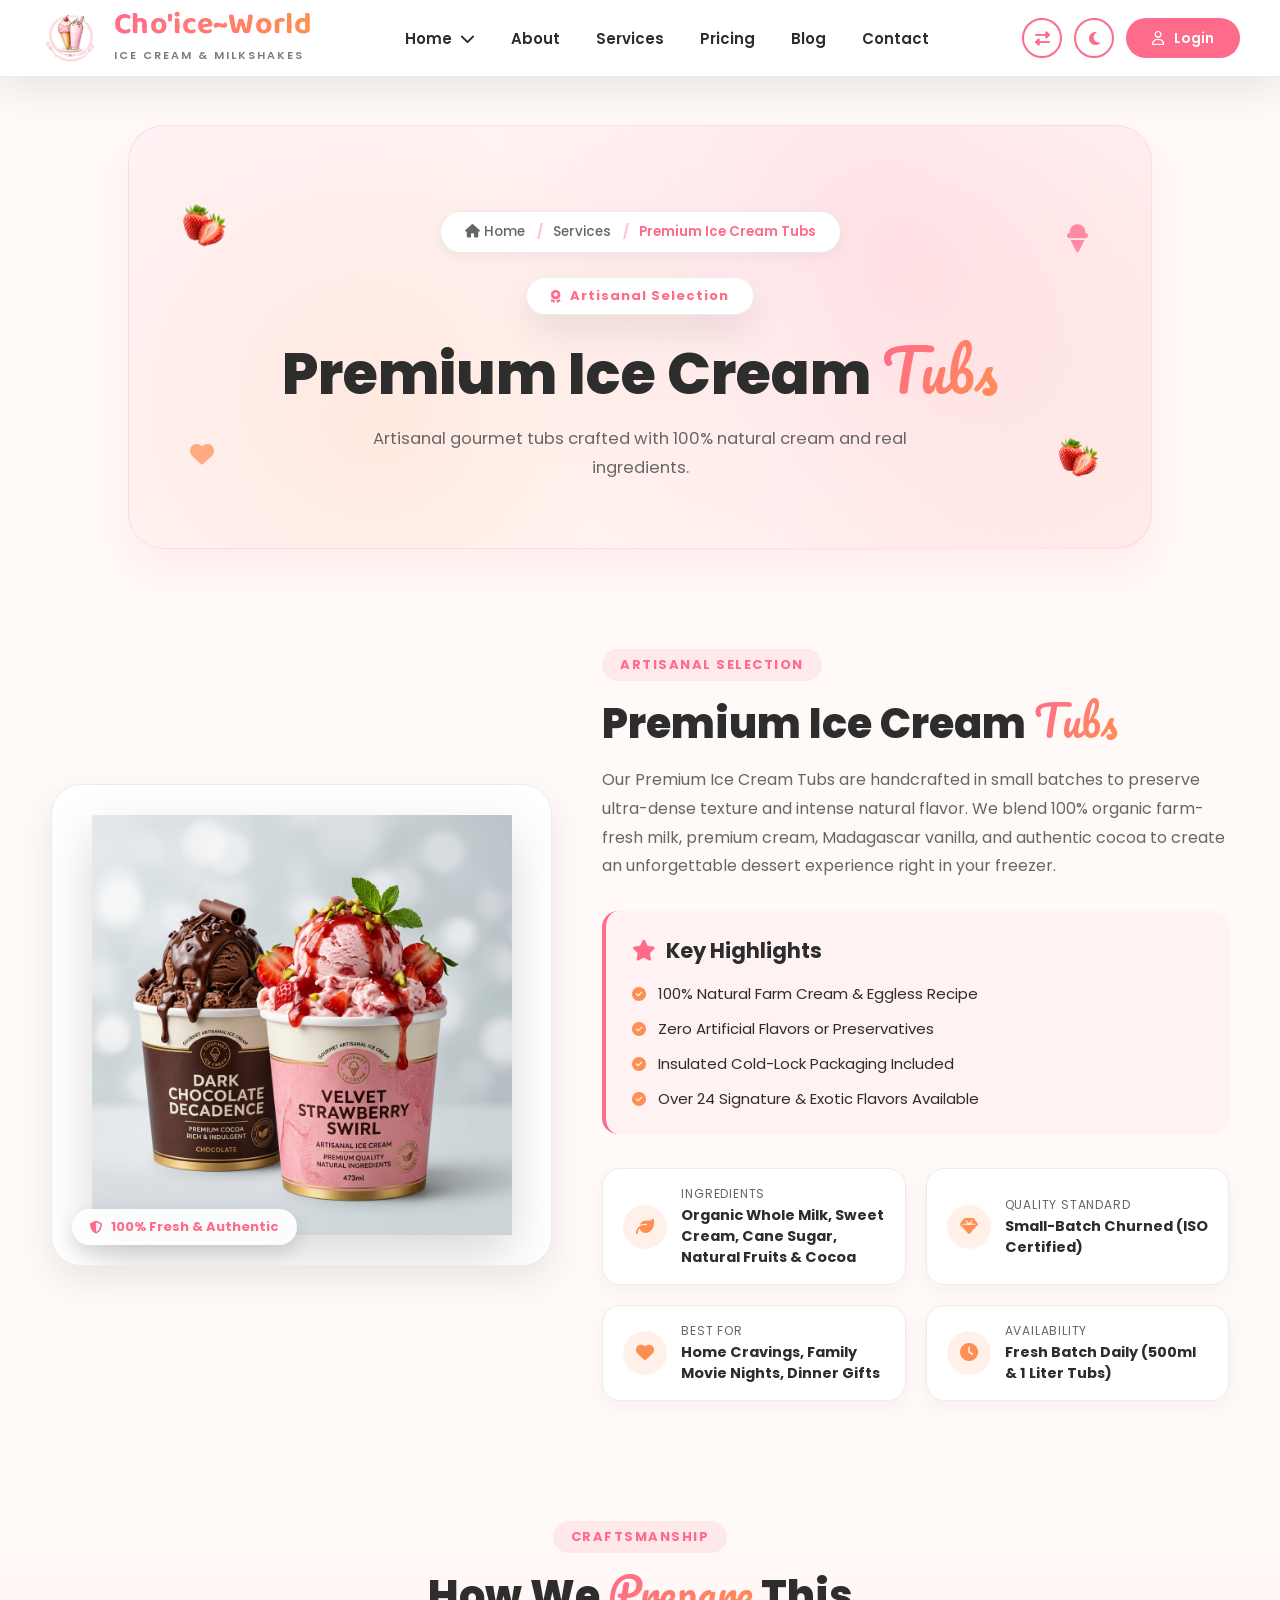
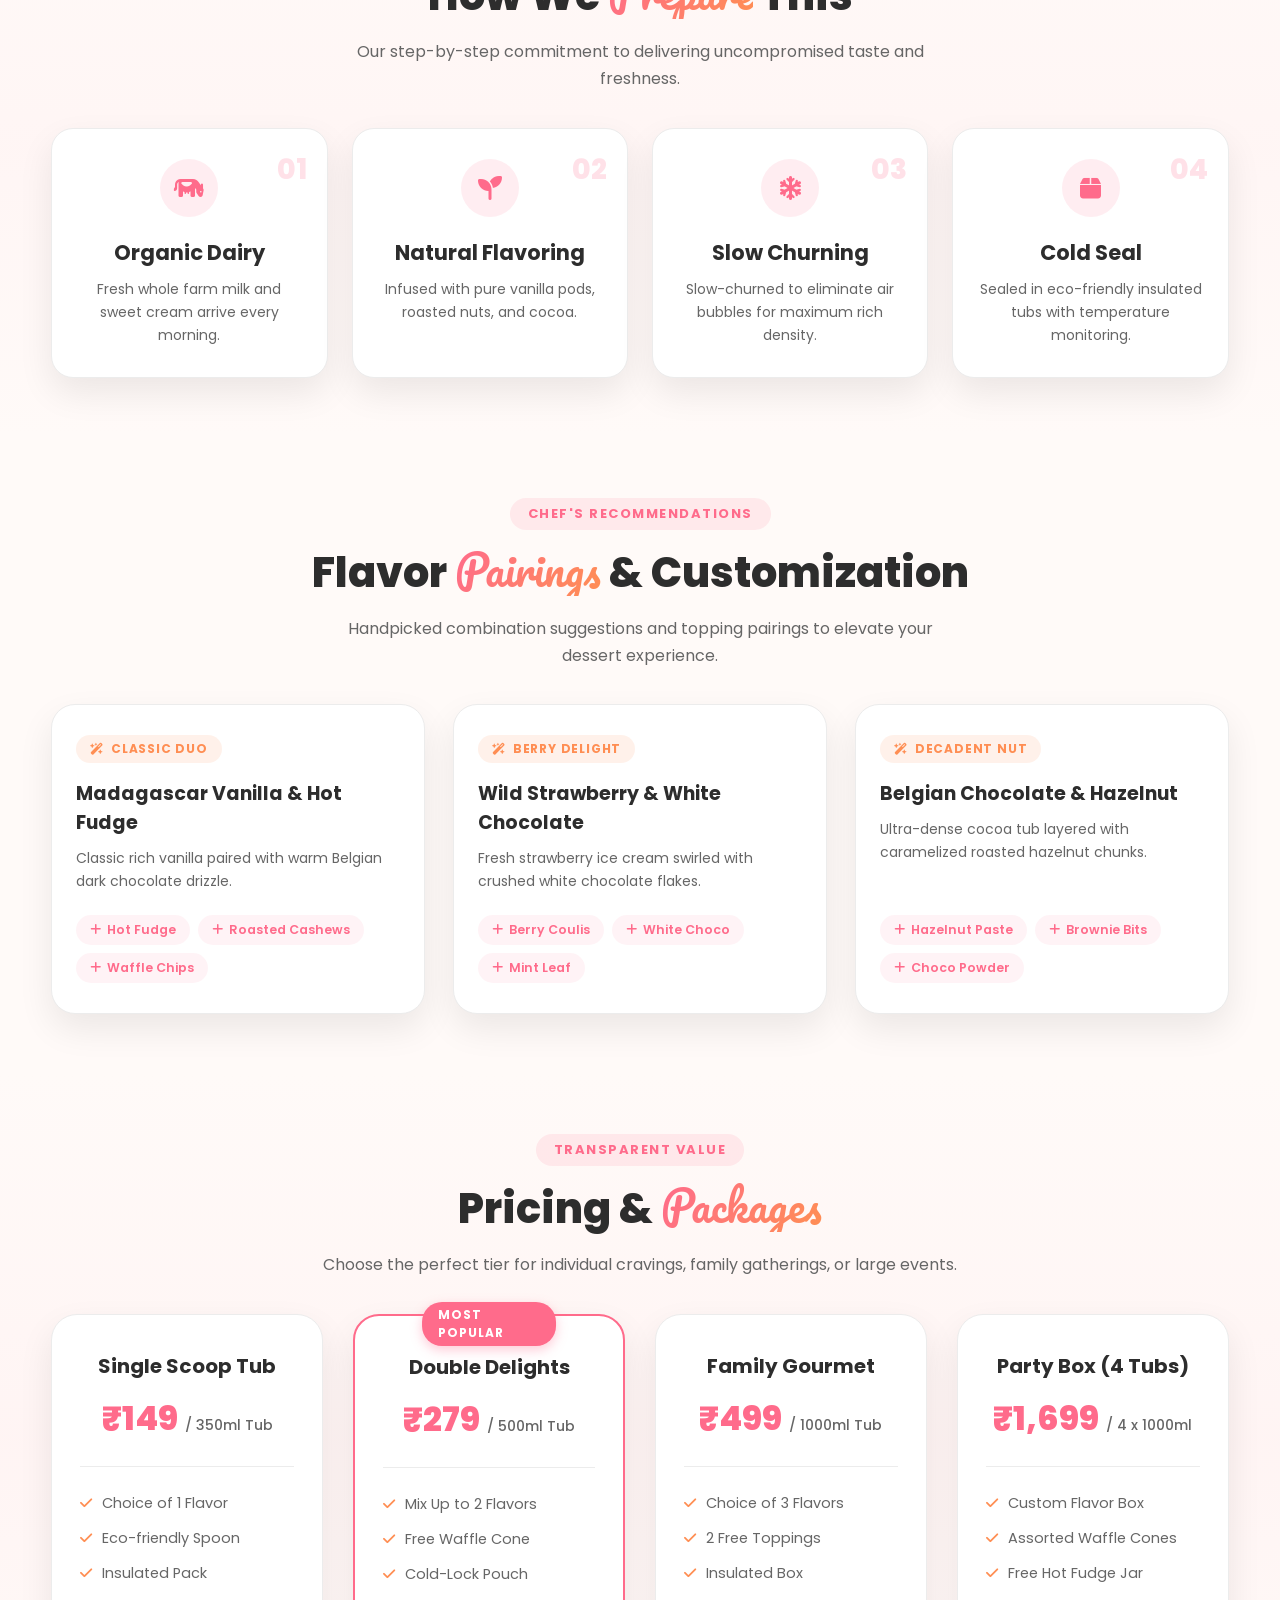
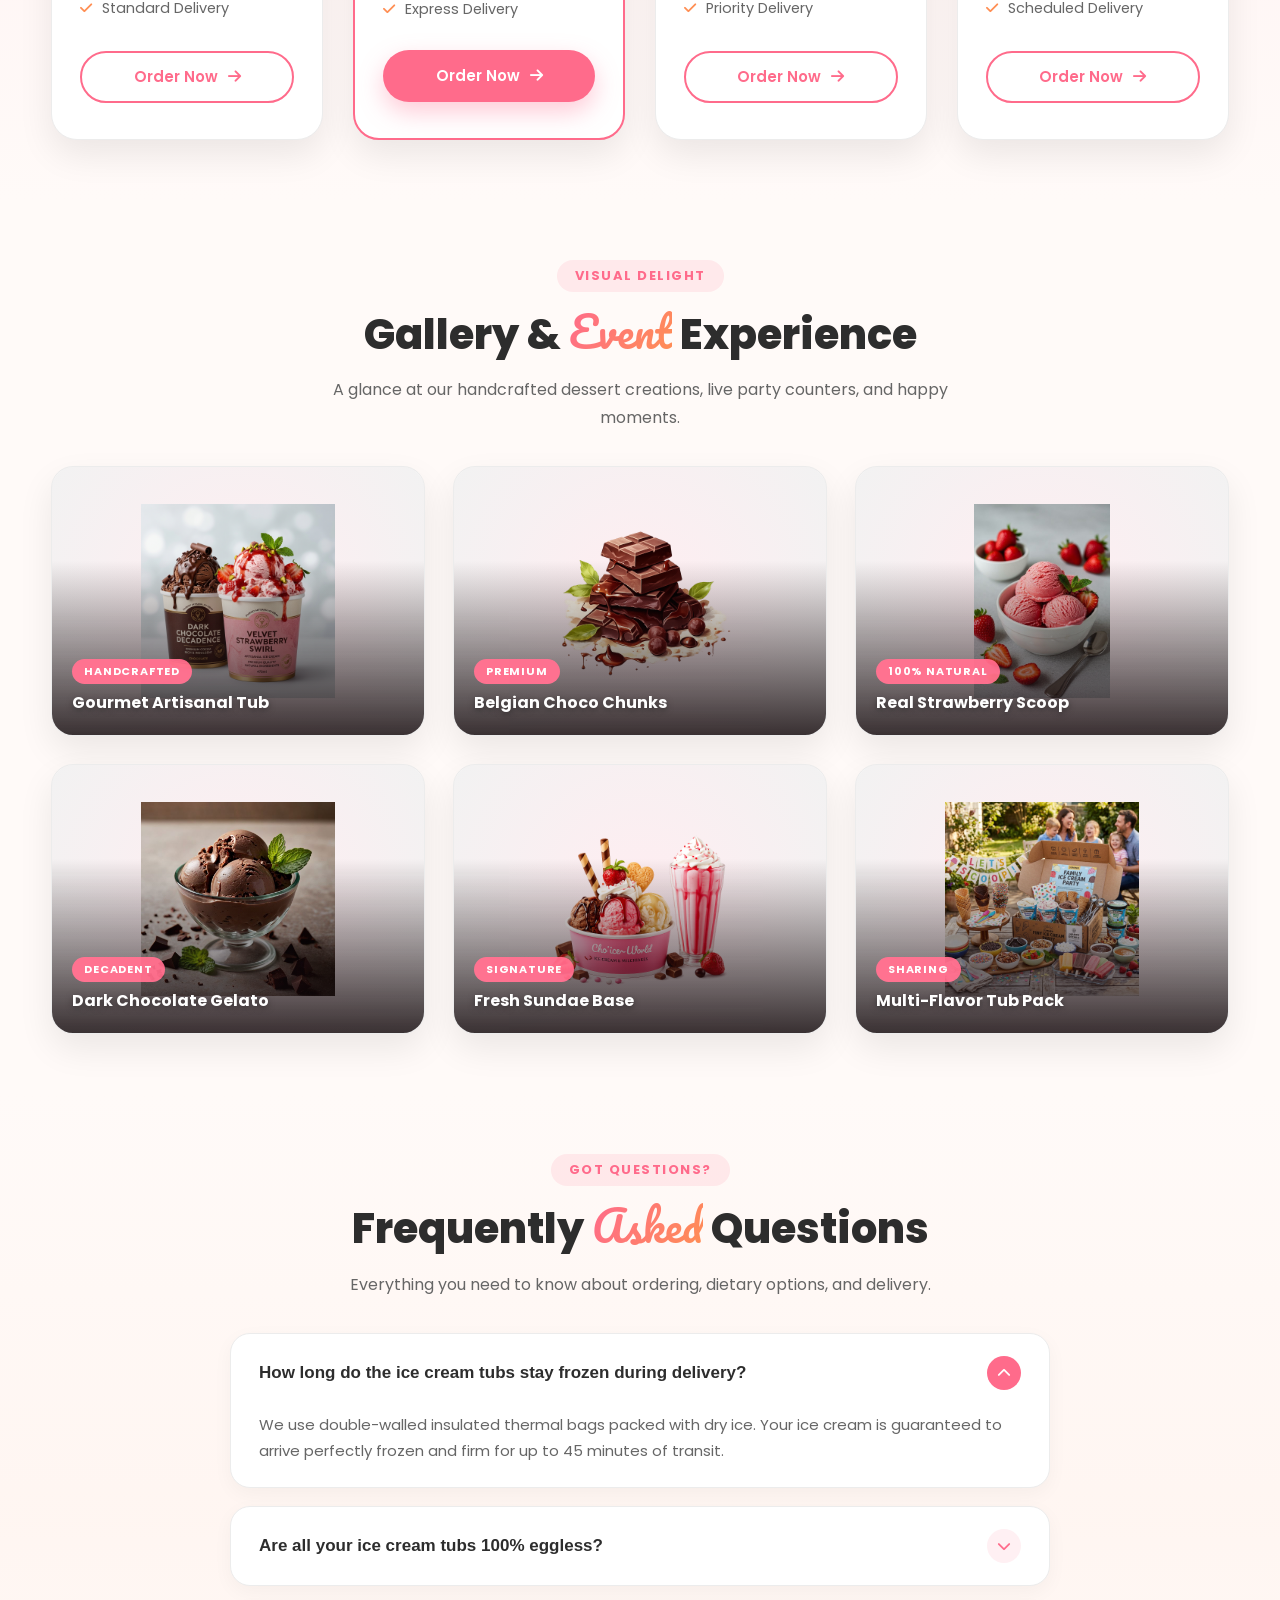
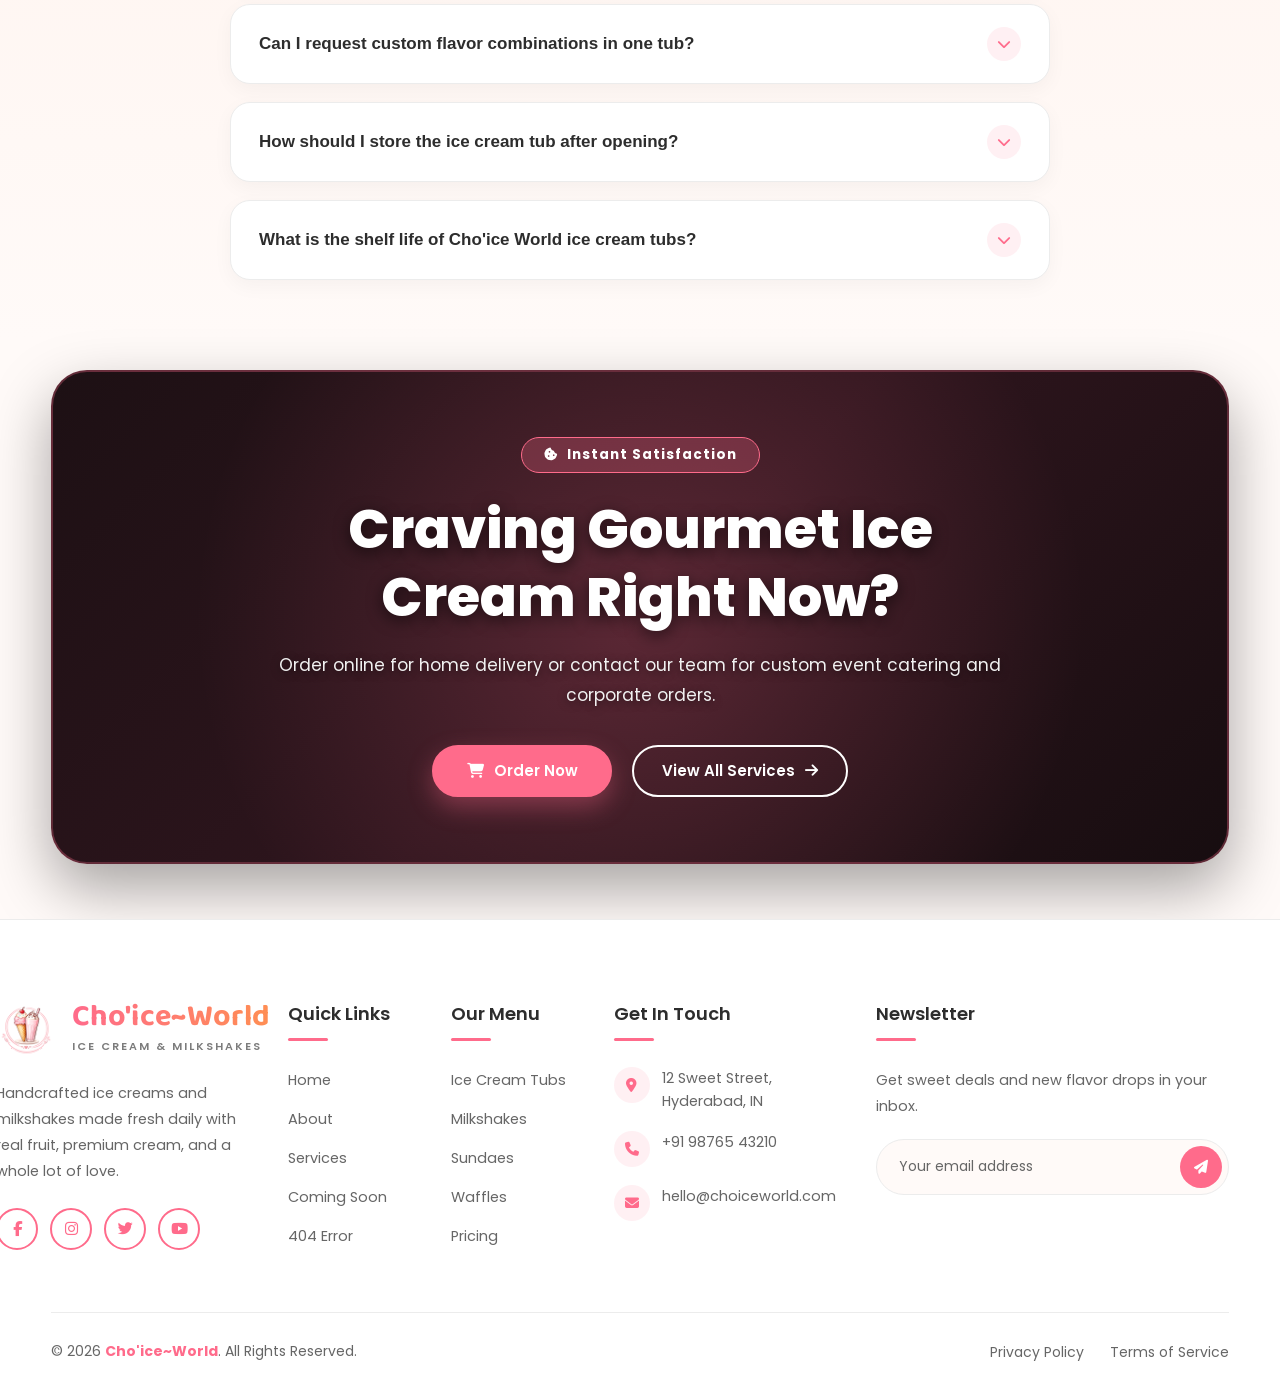
<file: ServiceDetails.html>
<!DOCTYPE html>
<html lang="en" dir="ltr" data-theme="light">

<head>
    <meta charset="UTF-8">
    <meta name="viewport" content="width=device-width, initial-scale=1.0">
    <title>Service Details | Cho'ice~World - Ice Cream & Milkshakes</title>
    
     <link rel="icon" type="image/x-icon" href="images/Logo.png">
<link rel="preconnect" href="https://fonts.googleapis.com">
<link rel="preconnect" href="https://fonts.gstatic.com" crossorigin>

<link href="https://fonts.googleapis.com/css2?family=Poppins:wght@300;400;500;600;700;800&family=Baloo+2:wght@500;600;700&family=Pacifico&family=Lobster&display=swap" rel="stylesheet">

<!-- Swiper CSS -->
<link rel="stylesheet" href="https://cdn.jsdelivr.net/npm/swiper@11/swiper-bundle.min.css">

<!-- Font Awesome -->
<link rel="stylesheet" href="https://cdnjs.cloudflare.com/ajax/libs/font-awesome/6.7.2/css/all.min.css">
    
    
    <link rel="stylesheet" href="nav.css">
    <link rel="stylesheet" href="footer.css">
    <link rel="stylesheet" href="ServiceDetails.css">
</head>

<body>    
<header class="header">

<div class="container">

<nav class="navbar">

<!-- Logo -->

<a href="index.html" class="logo">

<img src="images/Logo.png" alt="Cho'ice~World">

<div class="logo-text">

<h2>Cho'ice~World</h2>

<span>Ice Cream & Milkshakes</span>

</div>

</a>

<!-- Navigation -->

<ul class="nav-menu">

<li class="dropdown">

<a href="index.html">
Home
<i class="fa-solid fa-chevron-down"></i>
</a>

<ul class="dropdown-menu">

<li><a href="index.html">Home Classic</a></li>

<li><a href="home-2/home-2.html">Home Modern</a></li>

</ul>

</li>

<li><a href="about/about.html">About</a></li>

<li><a href="Services.html">Services</a></li>

<li><a href="pricing/pricing.html">Pricing</a></li>

<li><a href="Blog.html">Blog</a></li>

<li><a href="contact/contact.html">Contact</a></li>



</ul>

<!-- Right Side -->

<div class="nav-actions">

<!-- RTL -->

<button id="rtlBtn" class="icon-btn">
    <i class="fa-solid fa-right-left"></i>
</button>

<!-- Theme -->

<button id="themeBtn" class="icon-btn">

<i class="fa-solid fa-moon"></i>

</button>

<!-- Login -->

<a href="login.html" class="login-btn">

<i class="fa-regular fa-user"></i>

Login

</a>

<!-- Mobile -->

<div class="hamburger">

<span></span>

<span></span>

<span></span>

</div>

</div>

</nav>

</div>

</header>

    <main>
        
        <section class="detail-hero">
            <div class="hero-bg-overlay"></div>
            
            
            <div class="floating-deco deco-1" title="Top Left Floating Strawberry"><img src="images/strawberry-half.png" alt="Strawberry"></div>
            <div class="floating-deco deco-2" title="Top Right Floating Ice Cream"><i class="fa-solid fa-ice-cream"></i></div>
            <div class="floating-deco deco-3" title="Bottom Left Floating Heart"><i class="fa-solid fa-heart"></i></div>
            <div class="floating-deco deco-4" title="Bottom Right Floating Strawberry"><img src="images/strawberry-half.png" alt="Strawberry"></div>

            <div class="container relative-z">
                
                <nav class="breadcrumb-nav" aria-label="Breadcrumb">
                    <ol class="breadcrumb">
                        <li><a href="index.html"><i class="fa-solid fa-house"></i> Home</a></li>
                        <li><a href="Services.html">Services</a></li>
                        <li class="active" id="breadcrumbActive">Service Details</li>
                    </ol>
                </nav>

                <div class="detail-hero-content text-center">
                    <span class="hero-badge" id="serviceCategoryBadge">
                        <i class="fa-solid fa-award"></i> Signature Selection
                    </span>
                    <h1 class="hero-title" id="serviceTitle">Service Details</h1>
                    <p class="hero-desc" id="serviceTagline">
                        Handcrafted with real ingredients, premium dairy, and meticulous artistry.
                    </p>
                </div>
            </div>
        </section>

        
        <section class="service-main-details">
            <div class="container">
                <div class="details-grid">
                    
                    <div class="details-image-col">
                        <div class="main-image-card">
                            <img src="images/service-tubs.png" id="serviceMainImg" alt="Service Image">
                            <div class="quality-stamp">
                                <i class="fa-solid fa-shield-halved"></i>
                                <span>100% Fresh & Authentic</span>
                            </div>
                        </div>
                    </div>

                    
                    <div class="details-info-col">
                        <span class="section-badge" id="serviceBadge">Overview</span>
                        <h2 class="info-heading" id="serviceNameHeader">Premium Selection</h2>
                        <p class="info-text" id="serviceLongDescription">
                            Loading service details...
                        </p>

                        
                        <div class="highlights-box">
                            <h3><i class="fa-solid fa-star"></i> Key Highlights</h3>
                            <ul class="highlights-list" id="highlightsList">
                                
                            </ul>
                        </div>

                        
                        <div class="specs-grid">
                            <div class="spec-card">
                                <div class="spec-icon"><i class="fa-solid fa-leaf"></i></div>
                                <div>
                                    <span class="spec-label">Ingredients</span>
                                    <strong class="spec-value" id="specIngredients">100% Pure Dairy & Real Fruits</strong>
                                </div>
                            </div>

                            <div class="spec-card">
                                <div class="spec-icon"><i class="fa-solid fa-gem"></i></div>
                                <div>
                                    <span class="spec-label">Quality Standard</span>
                                    <strong class="spec-value" id="specQuality">Artisanal Small Batch</strong>
                                </div>
                            </div>

                            <div class="spec-card">
                                <div class="spec-icon"><i class="fa-solid fa-heart"></i></div>
                                <div>
                                    <span class="spec-label">Best For</span>
                                    <strong class="spec-value" id="specBestFor">Parties, Family & Gifts</strong>
                                </div>
                            </div>

                            <div class="spec-card">
                                <div class="spec-icon"><i class="fa-solid fa-clock"></i></div>
                                <div>
                                    <span class="spec-label">Availability</span>
                                    <strong class="spec-value" id="specAvailability">Daily Fresh Stock</strong>
                                </div>
                            </div>
                        </div>
                    </div>
                </div>
            </div>
        </section>

        
        <section class="prepare-section">
            <div class="container">
                <div class="section-header text-center">
                    <span class="section-badge">Craftsmanship</span>
                    <h2 class="section-title">How We <span>Prepare</span> This</h2>
                    <p class="section-subtitle">Our step-by-step commitment to delivering uncompromised taste and freshness.</p>
                </div>

                <div class="prepare-timeline" id="prepareTimeline">
                    
                </div>
            </div>
        </section>

        
        <section class="pairings-section">
            <div class="container">
                <div class="section-header text-center">
                    <span class="section-badge">Chef's Recommendations</span>
                    <h2 class="section-title">Flavor <span>Pairings</span> & Customization</h2>
                    <p class="section-subtitle">Handpicked combination suggestions and topping pairings to elevate your dessert experience.</p>
                </div>

                <div class="pairings-grid" id="pairingsGrid">
                    
                </div>
            </div>
        </section>

        
        <section class="pricing-section">
            <div class="container">
                <div class="section-header text-center">
                    <span class="section-badge">Transparent Value</span>
                    <h2 class="section-title">Pricing & <span>Packages</span></h2>
                    <p class="section-subtitle">Choose the perfect tier for individual cravings, family gatherings, or large events.</p>
                </div>

                <div class="pricing-grid" id="pricingGrid">
                    
                </div>
            </div>
        </section>

        
        <section class="gallery-section">
            <div class="container">
                <div class="section-header text-center">
                    <span class="section-badge">Visual Delight</span>
                    <h2 class="section-title">Gallery & <span>Event</span> Experience</h2>
                    <p class="section-subtitle">A glance at our handcrafted dessert creations, live party counters, and happy moments.</p>
                </div>

                <div class="gallery-grid" id="galleryGrid">
                    
                </div>
            </div>
        </section>

        
        <section class="faq-section">
            <div class="container">
                <div class="section-header text-center">
                    <span class="section-badge">Got Questions?</span>
                    <h2 class="section-title">Frequently <span>Asked</span> Questions</h2>
                    <p class="section-subtitle">Everything you need to know about ordering, dietary options, and delivery.</p>
                </div>

                <div class="accordion-container" id="faqAccordion">
                    
                </div>
            </div>
        </section>

        
        <section class="detail-cta-section">
            <div class="cta-overlay"></div>
            
            <div class="container relative-z">
                <div class="cta-card text-center">
                    <span class="cta-badge"><i class="fa-solid fa-cookie-bite"></i> Instant Satisfaction</span>
                    <h2 class="cta-title" id="ctaHeading">Ready to Taste Pure <span>Happiness</span>?</h2>
                    <p class="cta-desc">
                        Order online for home delivery or contact our team for custom event catering and corporate orders.
                    </p>

                    <div class="cta-buttons">
                        <a href="tel:+919876543210" class="btn-primary">
                            <i class="fa-solid fa-cart-shopping"></i>
                            Order Now
                        </a>
                        <a href="Services.html#bulk-cta" class="btn-secondary">
                            View All Services
                            <i class="fa-solid fa-arrow-right"></i>
                        </a>
                    </div>
                </div>
            </div>
        </section>
    </main>

    
<footer class="footer">

    <div class="container">

        <div class="footer-top">

            <div class="footer-col footer-brand">

                <a href="/index.html" class="logo">

                    <img src="/images/Logo.png" alt="Cho'ice~World">

                    <div class="logo-text">
                        <h2>Cho'ice~World</h2>
                        <span>Ice Cream & Milkshakes</span>
                    </div>

                </a>

                <p class="footer-desc">
                    Handcrafted ice creams and milkshakes made fresh daily with
                    real fruit, premium cream, and a whole lot of love.
                </p>

                <ul class="footer-social">
                    <li><a href="#"><i class="fa-brands fa-facebook-f"></i></a></li>
                    <li><a href="#"><i class="fa-brands fa-instagram"></i></a></li>
                    <li><a href="#"><i class="fa-brands fa-twitter"></i></a></li>
                    <li><a href="#"><i class="fa-brands fa-youtube"></i></a></li>
                </ul>

            </div>

        
            <div class="footer-col">

                <h3>Quick Links</h3>

                <ul class="footer-links">
                    <li><a href="/home-2/home-2.html">Home</a></li>
                    <li><a href="/about/about.html">About</a></li>
                    <li><a href="/Services.html">Services</a></li>
                     <li><a href="/comingsoon/comingsoon.html">Coming Soon</a></li>
                    <li><a href="/error404/error404.html">404 Error</a></li>
                </ul>

            </div>

          
            <div class="footer-col">

                <h3>Our Menu</h3>

                <ul class="footer-links">
                    <li><a href="/ServiceDetails.html?service=tubs">Ice Cream Tubs</a></li>
                    <li><a href="/ServiceDetails.html?service=milkshakes">Milkshakes</a></li>
                    <li><a href="/ServiceDetails.html?service=sundaes">Sundaes</a></li>
                    <li><a href="/ServiceDetails.html?service=waffles">Waffles</a></li>
                    <li><a href="/pricing/pricing.html">Pricing</a></li>
                </ul>

            </div>

            
            <div class="footer-col">

                <h3>Get In Touch</h3>

                <ul class="footer-contact">
                    <li>
                        <i class="fa-solid fa-location-dot"></i>
                        <span>12 Sweet Street, Hyderabad, IN</span>
                    </li>
                    <li>
                        <i class="fa-solid fa-phone"></i>
                        <span>+91 98765 43210</span>
                    </li>
                    <li>
                        <i class="fa-solid fa-envelope"></i>
                        <span>hello@choiceworld.com</span>
                    </li>
                </ul>

            </div>

           
            <div class="footer-col footer-newsletter">

                <h3>Newsletter</h3>

                <p>Get sweet deals and new flavor drops in your inbox.</p>

                <form class="newsletter-form" id="newsletterForm">

                    <input type="email" placeholder="Your email address" required>

                    <button type="submit">
                        <i class="fa-solid fa-paper-plane"></i>
                    </button>

                </form>

                <p class="newsletter-msg" id="newsletterMsg"></p>

            </div>

        </div>

        <div class="footer-bottom">

            <p class="copyright">
                &copy; <span id="year"></span> <strong>Cho'ice~World</strong>. All Rights Reserved.
            </p>

            <ul class="footer-bottom-links">
                <li><a href="/privacy/privacy.html">Privacy Policy</a></li>
                <li><a href="/privacy/privacy.html">Terms of Service</a></li>
            </ul>

        </div>

    </div>

  
    <button id="backToTop" class="back-to-top" aria-label="Back to top">
        <i class="fa-solid fa-arrow-up"></i>
    </button>

</footer>

    
    <script src="nav.js"></script>
    <script src="footer.js"></script>
    <script src="ServiceDetails.js"></script>
</body>

</html>
</file>
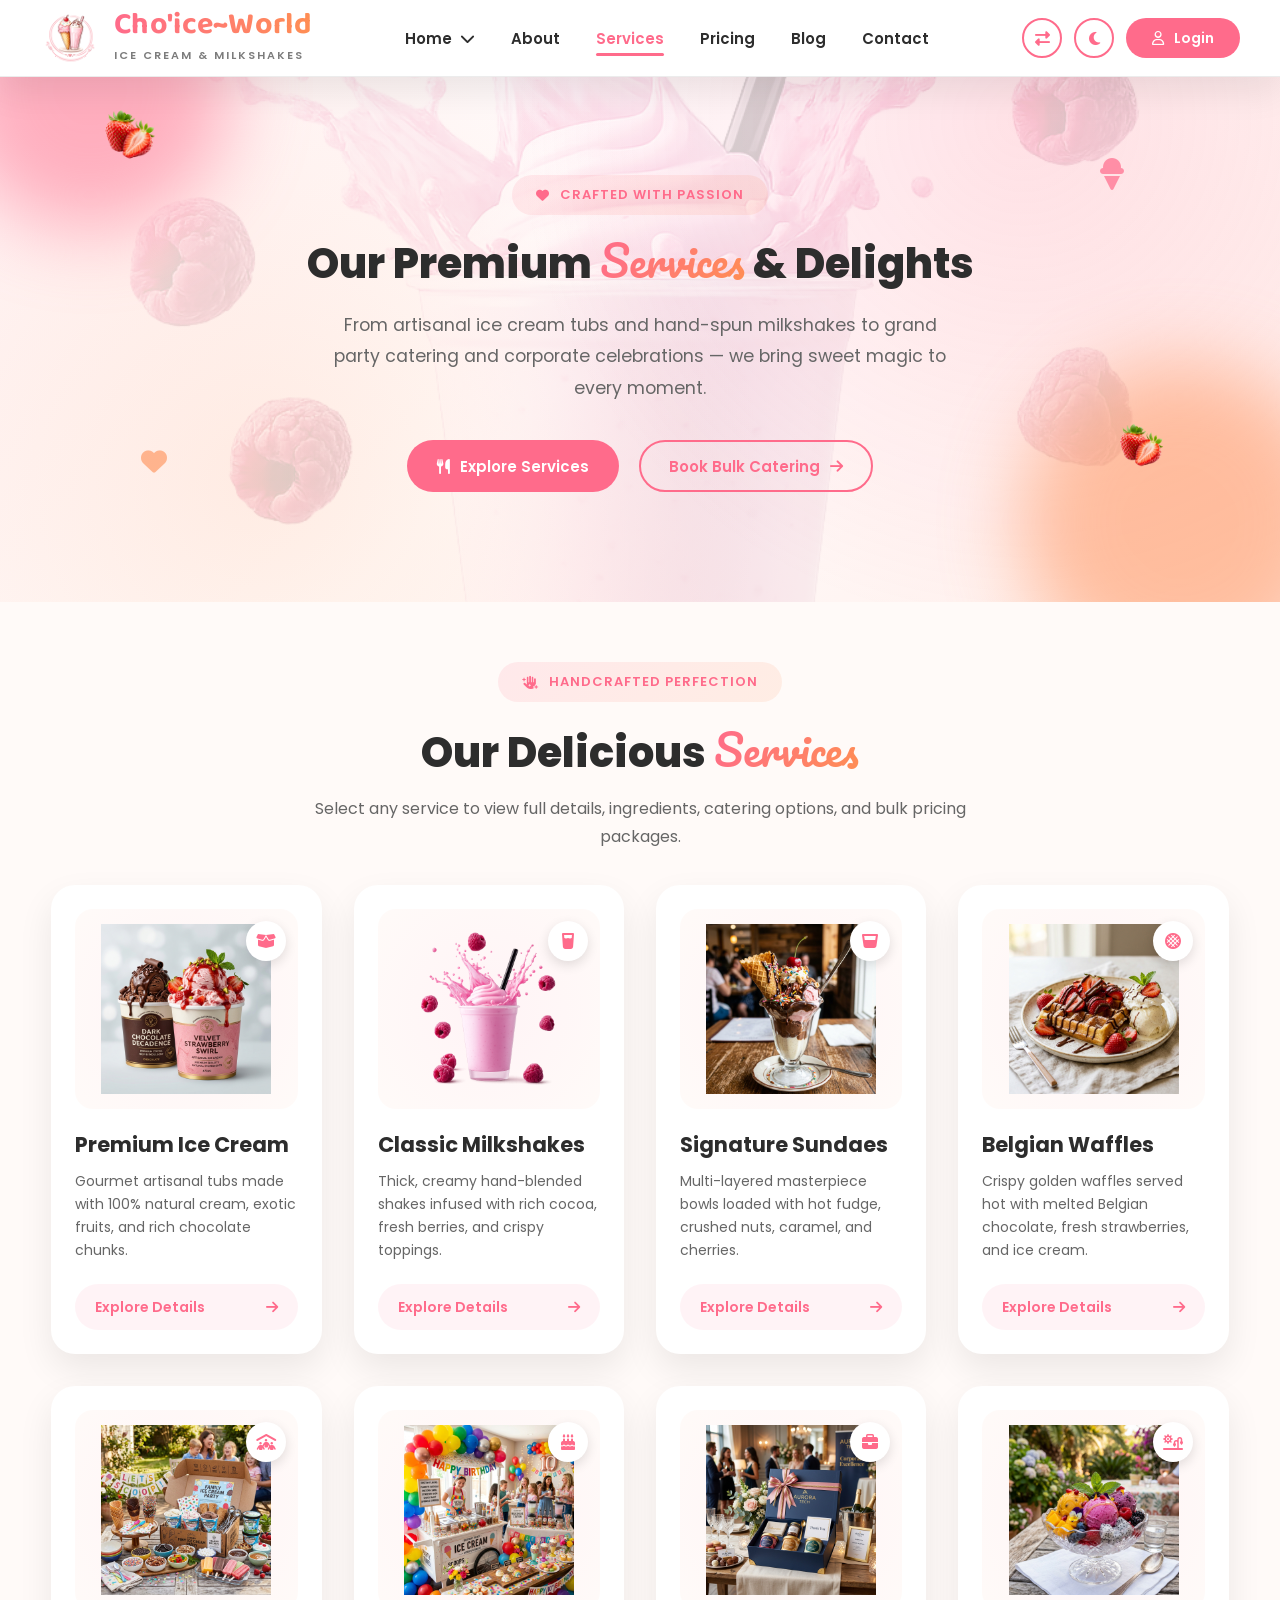
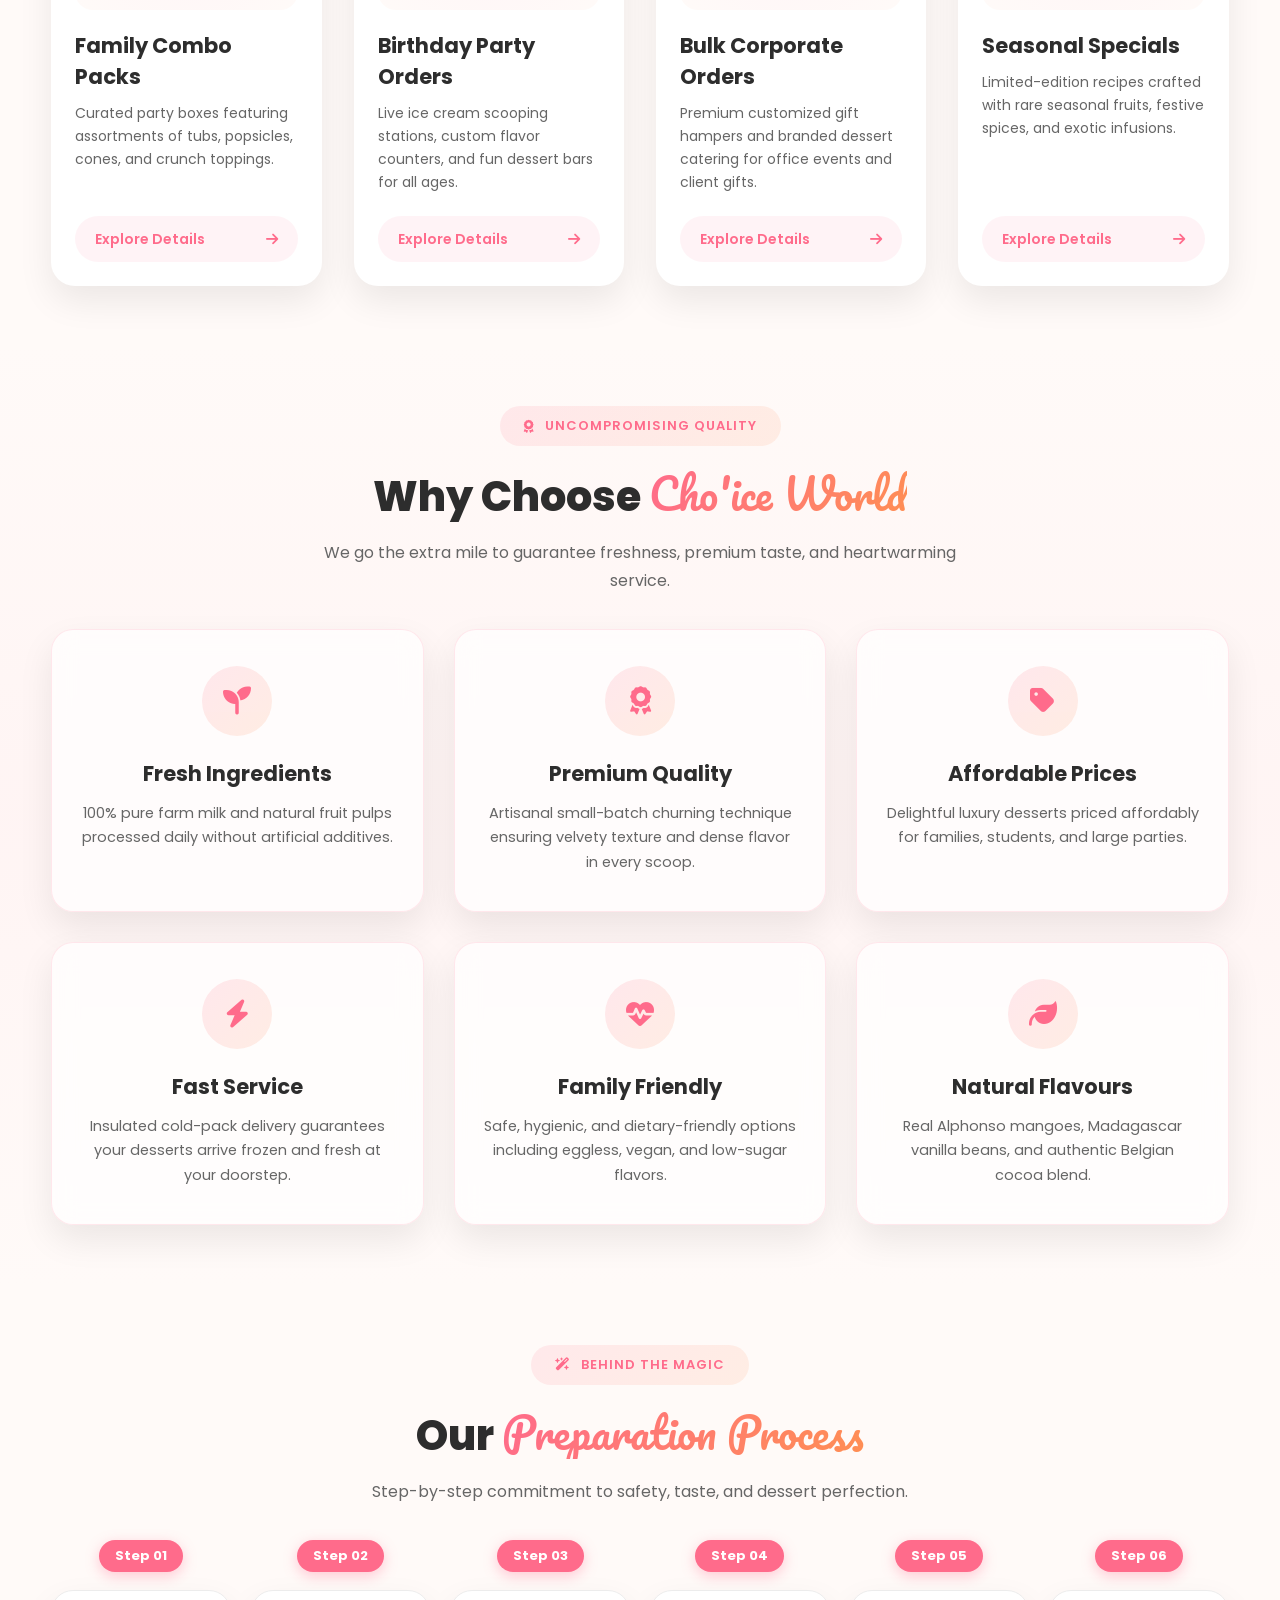
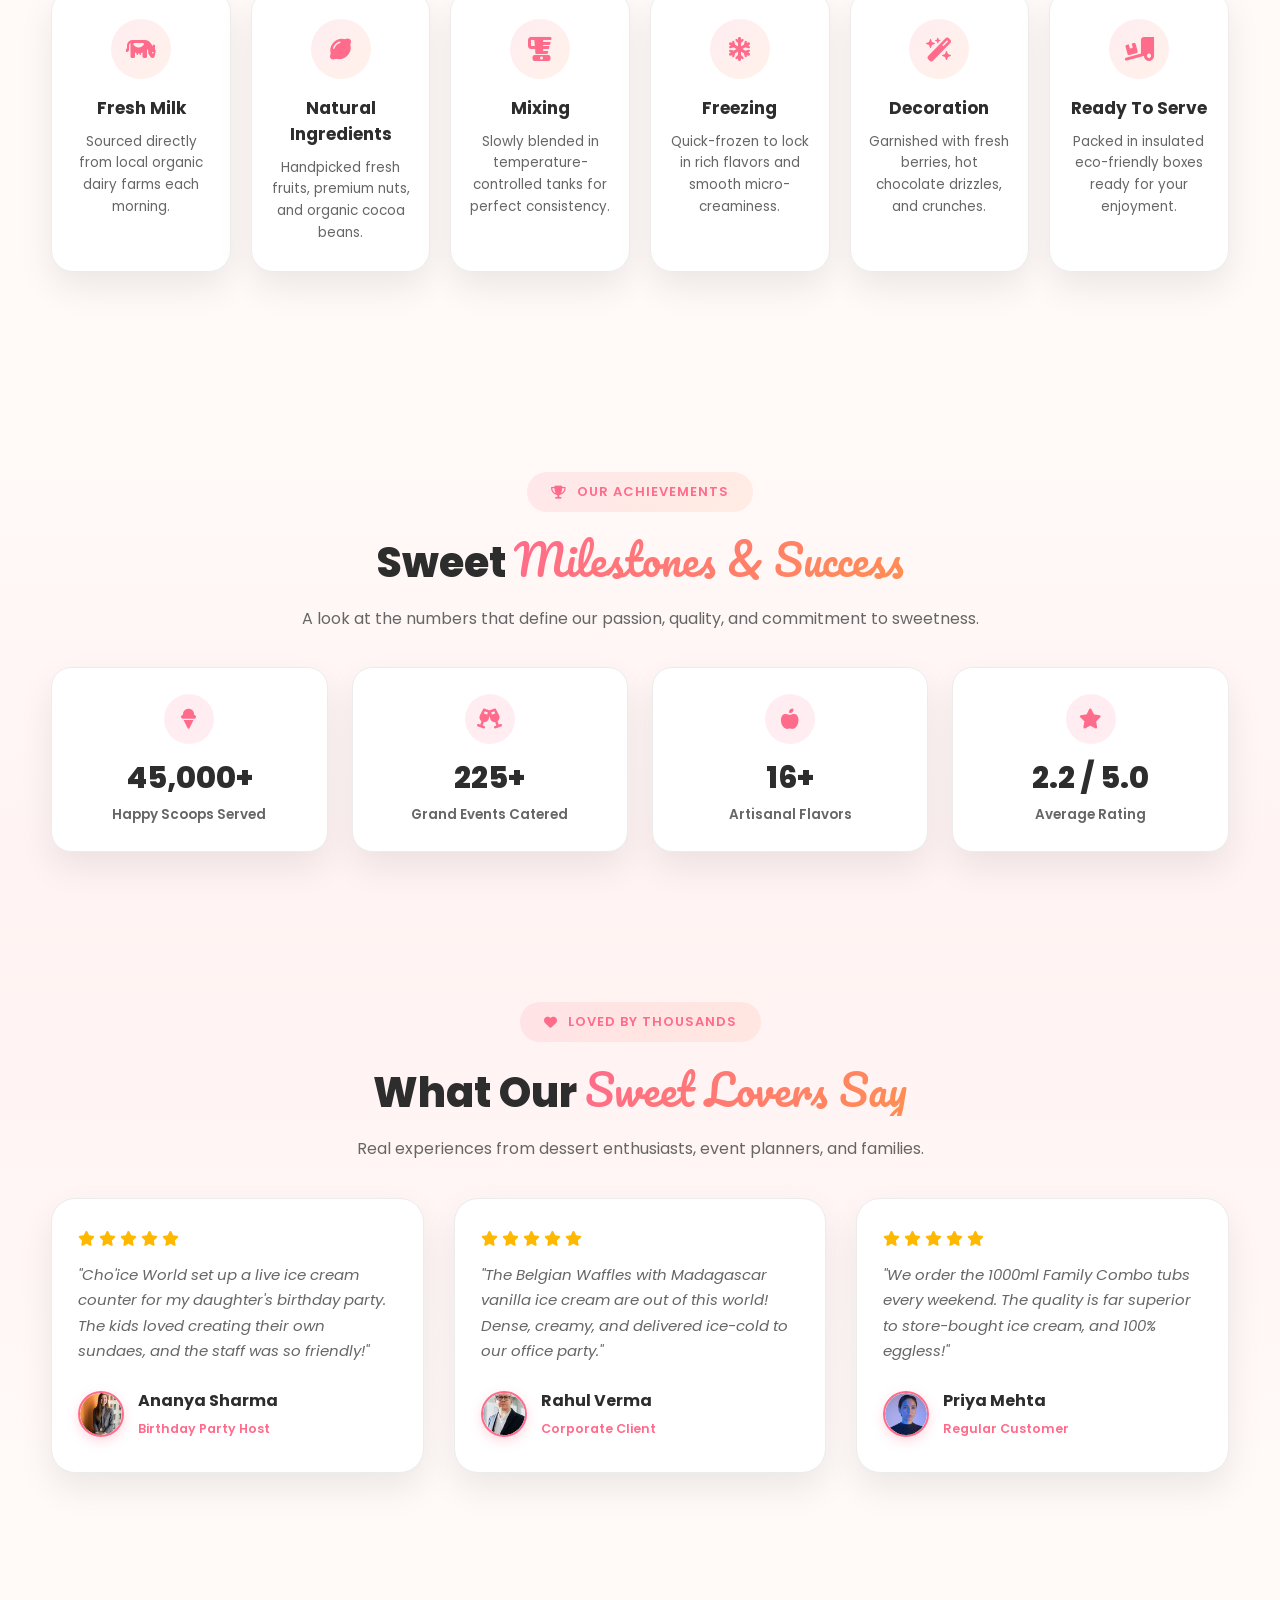
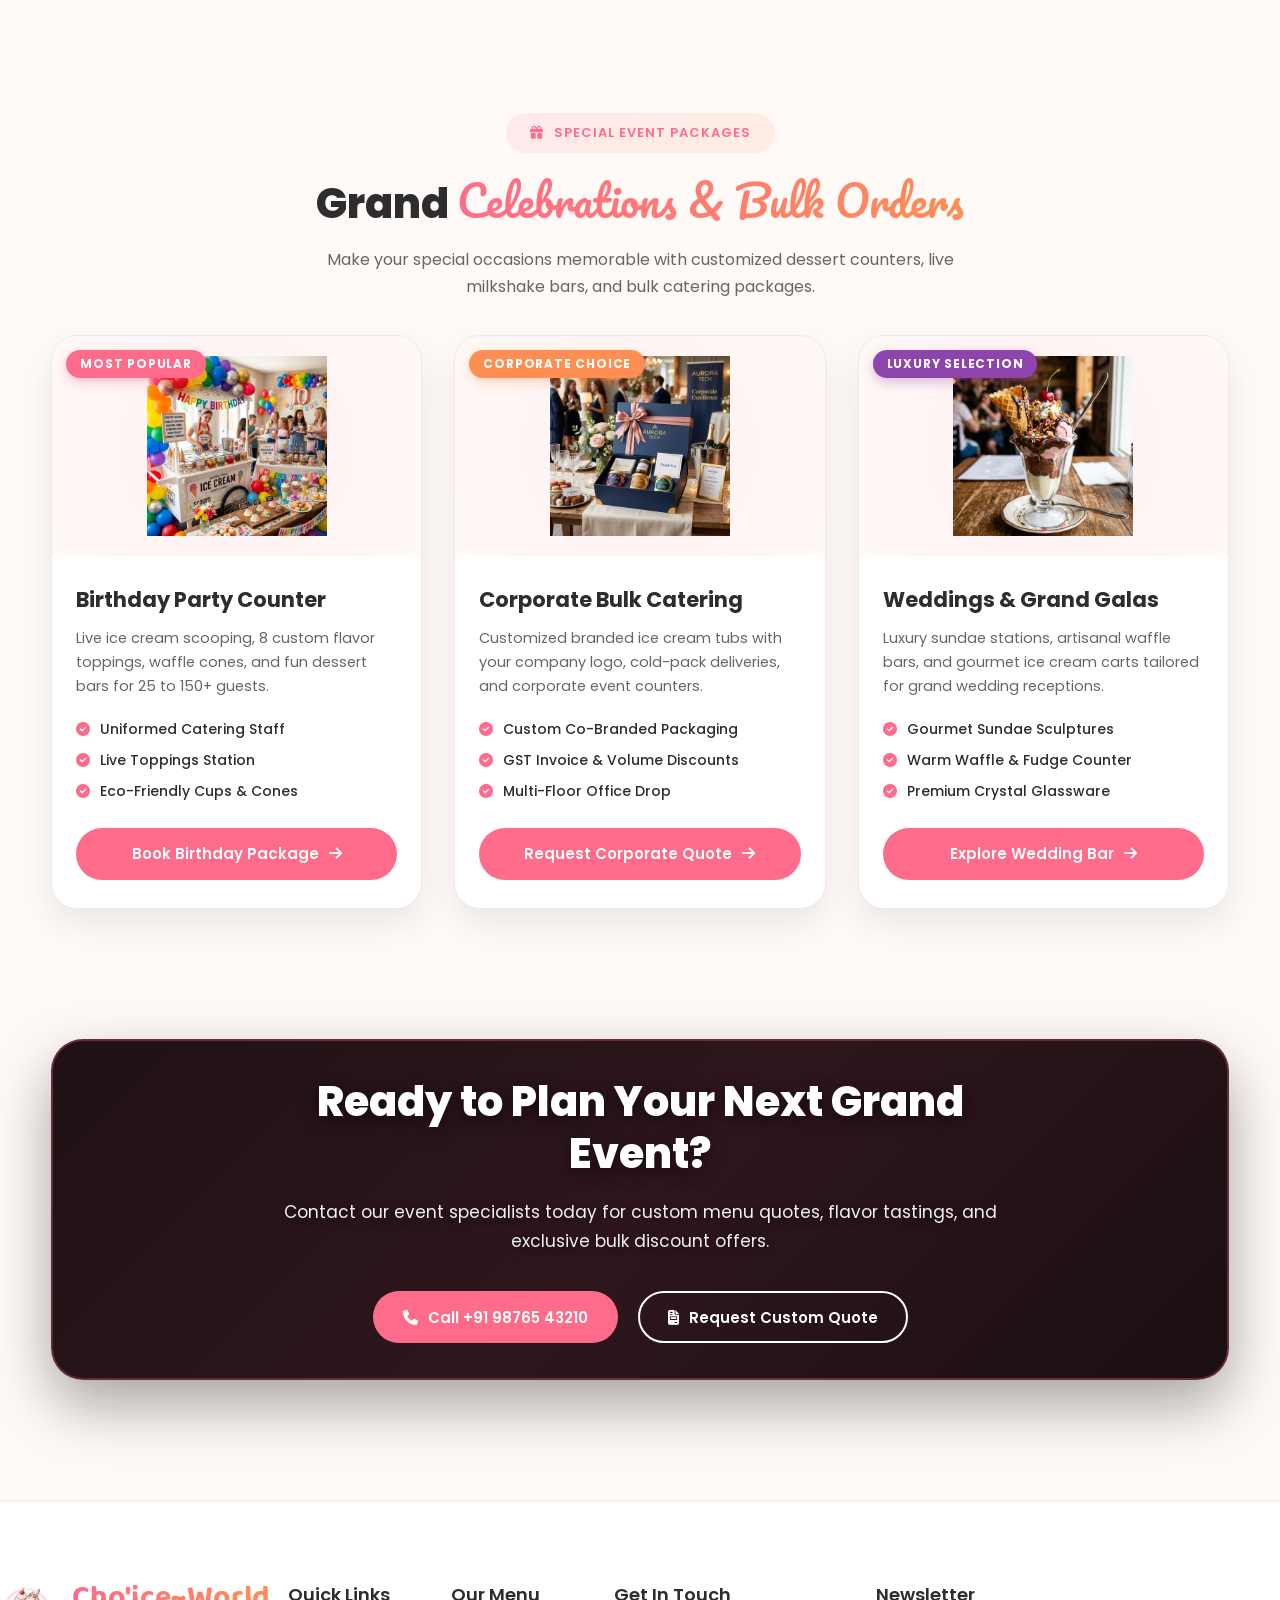
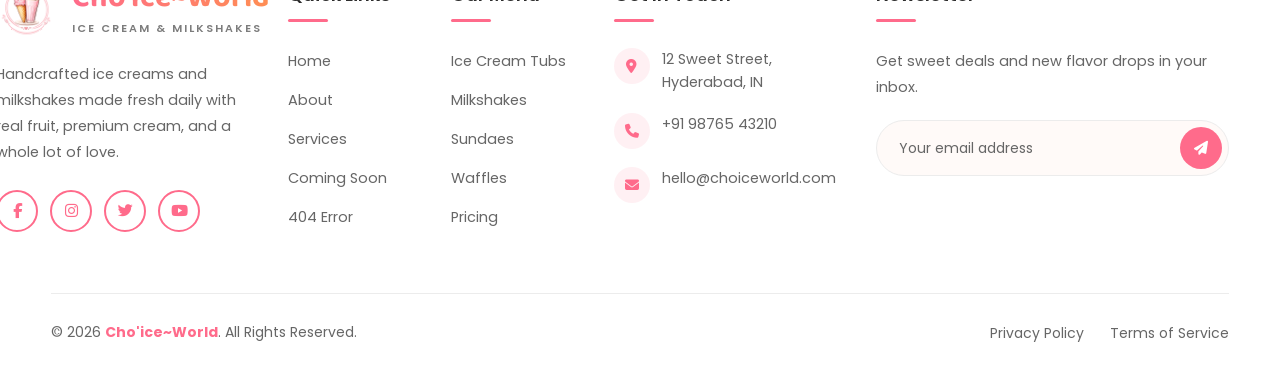
<file: Services.html>
<!DOCTYPE html>
<html lang="en" dir="ltr" data-theme="light">

<head>
    <meta charset="UTF-8">
    <meta name="viewport" content="width=device-width, initial-scale=1.0">
    <title>Cho'ice~Worlds</title>
    
     <link rel="icon" type="image/x-icon" href="/images/Logo.png">
<link rel="preconnect" href="https://fonts.googleapis.com">
<link rel="preconnect" href="https://fonts.gstatic.com" crossorigin>

<link href="https://fonts.googleapis.com/css2?family=Poppins:wght@300;400;500;600;700;800&family=Baloo+2:wght@500;600;700&family=Pacifico&family=Lobster&display=swap" rel="stylesheet">


<link rel="stylesheet" href="https://cdn.jsdelivr.net/npm/swiper@11/swiper-bundle.min.css">


<link rel="stylesheet" href="https://cdnjs.cloudflare.com/ajax/libs/font-awesome/6.7.2/css/all.min.css">
    
    <link rel="stylesheet" href="nav.css">
    <link rel="stylesheet" href="footer.css">
    <link rel="stylesheet" href="Services.css">
</head>

<body>

    
<header class="header">

<div class="container">

<nav class="navbar">



<a href="/index.html" class="logo">

<img src="/images/Logo.png" alt="Cho'ice~World">

<div class="logo-text">

<h2>Cho'ice~World</h2>

<span>Ice Cream & Milkshakes</span>

</div>

</a>



<ul class="nav-menu">

<li class="dropdown">

<a href="/index.html">
Home
<i class="fa-solid fa-chevron-down"></i>
</a>

<ul class="dropdown-menu">

<li><a href="/index.html">Home Classic</a></li>

<li><a href="/home-2/home-2.html">Home Modern</a></li>

</ul>

</li>

<li><a href="/about/about.html">About</a></li>

<li><a href="/Services.html">Services</a></li>

<li><a href="/pricing/pricing.html">Pricing</a></li>

<li><a href="/Blog.html">Blog</a></li>

<li><a href="/contact/contact.html">Contact</a></li>



</ul>



<div class="nav-actions">



<button id="rtlBtn" class="icon-btn">
    <i class="fa-solid fa-right-left"></i>
</button>



<button id="themeBtn" class="icon-btn">

<i class="fa-solid fa-moon"></i>

</button>



<a href="/login.html" class="login-btn">

<i class="fa-regular fa-user"></i>

Login

</a>



<div class="hamburger">

<span></span>

<span></span>

<span></span>

</div>

</div>

</nav>

</div>

</header>

    <main>
        
        <section class="services-hero">
            <div class="hero-bg-overlay"></div>
            
            
            <span class="floating-shape shape-1"></span>
            <span class="floating-shape shape-2"></span>
            <div class="floating-deco deco-1"><img src="images/strawberry-half.png" alt="Strawberry decoration"></div>
            <div class="floating-deco deco-2"><img src="images/strawberry-half.png" alt="Strawberry decoration"></div>
            <div class="floating-deco deco-3"><i class="fa-solid fa-ice-cream"></i></div>
            <div class="floating-deco deco-4"><i class="fa-solid fa-heart"></i></div>

            <div class="container">
                <div class="services-hero-content">
                   <span class="hero-badge">
    <i class="fa-solid fa-heart"></i>
    Crafted With Passion
</span>
                    
                    <h1 class="hero-title">
                        Our Premium <span class="text-highlight">Services</span> & Delights
                    </h1>

                    <p class="hero-desc">
                        From artisanal ice cream tubs and hand-spun milkshakes to grand party catering and corporate celebrations — we bring sweet magic to every moment.
                    </p>

                    <div class="hero-actions">
                        <a href="#our-services" class="btn-primary">
                            <i class="fa-solid fa-utensils"></i>
                            Explore Services
                        </a>
                        <a href="#grand-celebrations" class="btn-secondary">
                            Book Bulk Catering
                            <i class="fa-solid fa-arrow-right"></i>
                        </a>
                    </div>
                </div>
            </div>
        </section>

        
        <section id="our-services" class="services-grid-section">
            <div class="container">
                <div class="section-header text-center">
                    <span class="section-badge"> <i class="fa-solid fa-hand-sparkles"></i>Handcrafted Perfection</span>
                  <h2 class="section-title">Our Delicious <span>Services</span></h2>
                    <p class="section-subtitle">Select any service to view full details, ingredients, catering options, and bulk pricing packages.</p>
                </div>

                <div class="services-grid">
                    
                    <div class="service-card" data-service="tubs">
                        <div class="card-border-glow"></div>
                        <div class="card-image-wrap">
                            <img src="images/service-tubs.png" alt="Premium Ice Cream Tubs" loading="lazy">
                            <span class="card-icon-tag"><i class="fa-solid fa-box-open"></i></span>
                        </div>
                        <div class="card-body">
                            <h3 class="card-title">Premium Ice Cream</h3>
                            <p class="card-desc">Gourmet artisanal tubs made with 100% natural cream, exotic fruits, and rich chocolate chunks.</p>
                            <a href="ServiceDetails.html?service=tubs" class="service-card-btn">
                                <span>Explore Details</span>
                                <i class="fa-solid fa-arrow-right"></i>
                            </a>
                        </div>
                    </div>

                    
                    <div class="service-card" data-service="milkshakes">
                        <div class="card-border-glow"></div>
                        <div class="card-image-wrap">
                            <img src="images/milkshake-glass.png" alt="Classic Milkshakes" loading="lazy">
                            <span class="card-icon-tag"><i class="fa-solid fa-glass-water"></i></span>
                        </div>
                        <div class="card-body">
                            <h3 class="card-title">Classic Milkshakes</h3>
                            <p class="card-desc">Thick, creamy hand-blended shakes infused with rich cocoa, fresh berries, and crispy toppings.</p>
                            <a href="ServiceDetails.html?service=milkshakes" class="service-card-btn">
                                <span>Explore Details</span>
                                <i class="fa-solid fa-arrow-right"></i>
                            </a>
                        </div>
                    </div>

                    
                    <div class="service-card" data-service="sundaes">
                        <div class="card-border-glow"></div>
                        <div class="card-image-wrap">
                            <img src="images/service-sundaes.png" alt="Signature Sundaes" loading="lazy">
                            <span class="card-icon-tag"><i class="fa-solid fa-whiskey-glass"></i></span>
                        </div>
                        <div class="card-body">
                            <h3 class="card-title">Signature Sundaes</h3>
                            <p class="card-desc">Multi-layered masterpiece bowls loaded with hot fudge, crushed nuts, caramel, and cherries.</p>
                            <a href="ServiceDetails.html?service=sundaes" class="service-card-btn">
                                <span>Explore Details</span>
                                <i class="fa-solid fa-arrow-right"></i>
                            </a>
                        </div>
                    </div>

                    
                    <div class="service-card" data-service="waffles">
                        <div class="card-border-glow"></div>
                        <div class="card-image-wrap">
                            <img src="images/service-waffles.png" alt="Belgian Waffles" loading="lazy">
                            <span class="card-icon-tag"><i class="fa-solid fa-stroopwafel"></i></span>
                        </div>
                        <div class="card-body">
                            <h3 class="card-title">Belgian Waffles</h3>
                            <p class="card-desc">Crispy golden waffles served hot with melted Belgian chocolate, fresh strawberries, and ice cream.</p>
                            <a href="ServiceDetails.html?service=waffles" class="service-card-btn">
                                <span>Explore Details</span>
                                <i class="fa-solid fa-arrow-right"></i>
                            </a>
                        </div>
                    </div>

                    
                    <div class="service-card" data-service="family-packs">
                        <div class="card-border-glow"></div>
                        <div class="card-image-wrap">
                            <img src="images/service-family.png" alt="Family Combo Packs" loading="lazy">
                            <span class="card-icon-tag"><i class="fa-solid fa-people-roof"></i></span>
                        </div>
                        <div class="card-body">
                            <h3 class="card-title">Family Combo Packs</h3>
                            <p class="card-desc">Curated party boxes featuring assortments of tubs, popsicles, cones, and crunch toppings.</p>
                            <a href="ServiceDetails.html?service=family-packs" class="service-card-btn">
                                <span>Explore Details</span>
                                <i class="fa-solid fa-arrow-right"></i>
                            </a>
                        </div>
                    </div>

                    
                    <div class="service-card" data-service="birthday-party">
                        <div class="card-border-glow"></div>
                        <div class="card-image-wrap">
                            <img src="images/service-party.png" alt="Birthday Party Orders" loading="lazy">
                            <span class="card-icon-tag"><i class="fa-solid fa-cake-candles"></i></span>
                        </div>
                        <div class="card-body">
                            <h3 class="card-title">Birthday Party Orders</h3>
                            <p class="card-desc">Live ice cream scooping stations, custom flavor counters, and fun dessert bars for all ages.</p>
                            <a href="ServiceDetails.html?service=birthday-party" class="service-card-btn">
                                <span>Explore Details</span>
                                <i class="fa-solid fa-arrow-right"></i>
                            </a>
                        </div>
                    </div>

                    
                    <div class="service-card" data-service="corporate-orders">
                        <div class="card-border-glow"></div>
                        <div class="card-image-wrap">
                            <img src="images/service-corporate.png" alt="Bulk Corporate Orders" loading="lazy">
                            <span class="card-icon-tag"><i class="fa-solid fa-briefcase"></i></span>
                        </div>
                        <div class="card-body">
                            <h3 class="card-title">Bulk Corporate Orders</h3>
                            <p class="card-desc">Premium customized gift hampers and branded dessert catering for office events and client gifts.</p>
                            <a href="ServiceDetails.html?service=corporate-orders" class="service-card-btn">
                                <span>Explore Details</span>
                                <i class="fa-solid fa-arrow-right"></i>
                            </a>
                        </div>
                    </div>

                    
                    <div class="service-card" data-service="seasonal-specials">
                        <div class="card-border-glow"></div>
                        <div class="card-image-wrap">
                            <img src="images/service-seasonal.png" alt="Seasonal Specials" loading="lazy">
                            <span class="card-icon-tag"><i class="fa-solid fa-sun-plant-wilt"></i></span>
                        </div>
                        <div class="card-body">
                            <h3 class="card-title">Seasonal Specials</h3>
                            <p class="card-desc">Limited-edition recipes crafted with rare seasonal fruits, festive spices, and exotic infusions.</p>
                            <a href="ServiceDetails.html?service=seasonal-specials" class="service-card-btn">
                                <span>Explore Details</span>
                                <i class="fa-solid fa-arrow-right"></i>
                            </a>
                        </div>
                    </div>
                </div>
            </div>
        </section>

        
        <section class="why-choose-section">
            <div class="container">
                <div class="section-header text-center">
                    <span class="section-badge"> <i class="fa-solid fa-award"></i>Uncompromising Quality</span>
                 <h2 class="section-title">
    Why Choose <span>Cho'ice World</span>
</h2>
                    <p class="section-subtitle">We go the extra mile to guarantee freshness, premium taste, and heartwarming service.</p>
                </div>

                <div class="reasons-grid">
                    
                    <div class="reason-card">
                        <div class="reason-icon"><i class="fa-solid fa-seedling"></i></div>
                        <h3>Fresh Ingredients</h3>
                        <p>100% pure farm milk and natural fruit pulps processed daily without artificial additives.</p>
                    </div>

                    
                    <div class="reason-card">
                        <div class="reason-icon"><i class="fa-solid fa-award"></i></div>
                        <h3>Premium Quality</h3>
                        <p>Artisanal small-batch churning technique ensuring velvety texture and dense flavor in every scoop.</p>
                    </div>

                    
                    <div class="reason-card">
                        <div class="reason-icon"><i class="fa-solid fa-tag"></i></div>
                        <h3>Affordable Prices</h3>
                        <p>Delightful luxury desserts priced affordably for families, students, and large parties.</p>
                    </div>

                    
                    <div class="reason-card">
                        <div class="reason-icon"><i class="fa-solid fa-bolt"></i></div>
                        <h3>Fast Service</h3>
                        <p>Insulated cold-pack delivery guarantees your desserts arrive frozen and fresh at your doorstep.</p>
                    </div>

                    
                    <div class="reason-card">
                        <div class="reason-icon"><i class="fa-solid fa-heart-pulse"></i></div>
                        <h3>Family Friendly</h3>
                        <p>Safe, hygienic, and dietary-friendly options including eggless, vegan, and low-sugar flavors.</p>
                    </div>

                    
                    <div class="reason-card">
                        <div class="reason-icon"><i class="fa-solid fa-leaf"></i></div>
                        <h3>Natural Flavours</h3>
                        <p>Real Alphonso mangoes, Madagascar vanilla beans, and authentic Belgian cocoa blend.</p>
                    </div>
                </div>
            </div>
        </section>

        
        <section class="process-section">
            <div class="container">
                <div class="section-header text-center">
                 <span class="section-badge">
    <i class="fa-solid fa-wand-magic-sparkles"></i>
    Behind The Magic
</span>
                 <h2 class="section-title">
    Our <span>Preparation Process</span>
</h2>
                    <p class="section-subtitle">Step-by-step commitment to safety, taste, and dessert perfection.</p>
                </div>

                <div class="timeline-wrapper">
                    
                    <div class="timeline-step">
                        <div class="step-badge">Step 01</div>
                        <div class="step-content">
                            <div class="step-icon"><i class="fa-solid fa-cow"></i></div>
                            <h4>Fresh Milk</h4>
                            <p>Sourced directly from local organic dairy farms each morning.</p>
                        </div>
                        <div class="step-arrow"><i class="fa-solid fa-angle-right"></i></div>
                    </div>

                    
                    <div class="timeline-step">
                        <div class="step-badge">Step 02</div>
                        <div class="step-content">
                            <div class="step-icon"><i class="fa-solid fa-lemon"></i></div>
                            <h4>Natural Ingredients</h4>
                            <p>Handpicked fresh fruits, premium nuts, and organic cocoa beans.</p>
                        </div>
                        <div class="step-arrow"><i class="fa-solid fa-angle-right"></i></div>
                    </div>

                    
                    <div class="timeline-step">
                        <div class="step-badge">Step 03</div>
                        <div class="step-content">
                            <div class="step-icon"><i class="fa-solid fa-blender"></i></div>
                            <h4>Mixing</h4>
                            <p>Slowly blended in temperature-controlled tanks for perfect consistency.</p>
                        </div>
                        <div class="step-arrow"><i class="fa-solid fa-angle-right"></i></div>
                    </div>

                    
                    <div class="timeline-step">
                        <div class="step-badge">Step 04</div>
                        <div class="step-content">
                            <div class="step-icon"><i class="fa-solid fa-snowflake"></i></div>
                            <h4>Freezing</h4>
                            <p>Quick-frozen to lock in rich flavors and smooth micro-creaminess.</p>
                        </div>
                        <div class="step-arrow"><i class="fa-solid fa-angle-right"></i></div>
                    </div>

                    
                    <div class="timeline-step">
                        <div class="step-badge">Step 05</div>
                        <div class="step-content">
                            <div class="step-icon"><i class="fa-solid fa-wand-magic-sparkles"></i></div>
                            <h4>Decoration</h4>
                            <p>Garnished with fresh berries, hot chocolate drizzles, and crunches.</p>
                        </div>
                        <div class="step-arrow"><i class="fa-solid fa-angle-right"></i></div>
                    </div>

                    
                    <div class="timeline-step">
                        <div class="step-badge">Step 06</div>
                        <div class="step-content">
                            <div class="step-icon"><i class="fa-solid fa-truck-ramp-box"></i></div>
                            <h4>Ready To Serve</h4>
                            <p>Packed in insulated eco-friendly boxes ready for your enjoyment.</p>
                        </div>
                    </div>
                </div>
            </div>
        </section>

        
        <section class="reviews-stats-section">
            <div class="container">
                
                <div class="section-header text-center">
                 <span class="section-badge">
    <i class="fa-solid fa-trophy"></i>
    Our Achievements
</span>
                 <h2 class="section-title">
    Sweet <span>Milestones & Success</span>
</h2>
                    <p class="section-subtitle">A look at the numbers that define our passion, quality, and commitment to sweetness.</p>
                </div>

                
                <div class="stats-grid">
                    <div class="stat-card">
                        <div class="stat-icon"><i class="fa-solid fa-ice-cream"></i></div>
                        <div class="stat-number" data-target="100000" data-suffix="+">0</div>
                        <div class="stat-label">Happy Scoops Served</div>
                    </div>
                    <div class="stat-card">
                        <div class="stat-icon"><i class="fa-solid fa-champagne-glasses"></i></div>
                        <div class="stat-number" data-target="500" data-suffix="+">0</div>
                        <div class="stat-label">Grand Events Catered</div>
                    </div>
                    <div class="stat-card">
                        <div class="stat-icon"><i class="fa-solid fa-apple-whole"></i></div>
                        <div class="stat-number" data-target="35" data-suffix="+">0</div>
                        <div class="stat-label">Artisanal Flavors</div>
                    </div>
                    <div class="stat-card">
                        <div class="stat-icon"><i class="fa-solid fa-star"></i></div>
                        <div class="stat-number" data-target="4.9" data-suffix=" / 5.0" data-decimals="1">0</div>
                        <div class="stat-label">Average Rating</div>
                    </div>
                </div>

                
                <div class="section-header text-center" style="margin-top: 90px;">
                  <span class="section-badge">
    <i class="fa-solid fa-heart"></i>
    Loved By Thousands
</span>
                    <h2 class="section-title">
    What Our <span>Sweet Lovers Say</span>
</h2>
                    <p class="section-subtitle">Real experiences from dessert enthusiasts, event planners, and families.</p>
                </div>

                <div class="reviews-grid">
                    <div class="review-card">
                        <div class="stars">
                            <i class="fa-solid fa-star"></i>
                            <i class="fa-solid fa-star"></i>
                            <i class="fa-solid fa-star"></i>
                            <i class="fa-solid fa-star"></i>
                            <i class="fa-solid fa-star"></i>
                        </div>
                        <p class="review-text">"Cho'ice World set up a live ice cream counter for my daughter's birthday party. The kids loved creating their own sundaes, and the staff was so friendly!"</p>
                        <div class="reviewer-info">
                            <div class="reviewer-avatar"><img src="images/avatar-sarah.jpg" alt="Ananya Sharma"></div>
                            <div>
                                <h4>Ananya Sharma</h4>
                                <span>Birthday Party Host</span>
                            </div>
                        </div>
                    </div>

                    <div class="review-card">
                        <div class="stars">
                            <i class="fa-solid fa-star"></i>
                            <i class="fa-solid fa-star"></i>
                            <i class="fa-solid fa-star"></i>
                            <i class="fa-solid fa-star"></i>
                            <i class="fa-solid fa-star"></i>
                        </div>
                        <p class="review-text">"The Belgian Waffles with Madagascar vanilla ice cream are out of this world! Dense, creamy, and delivered ice-cold to our office party."</p>
                        <div class="reviewer-info">
                            <div class="reviewer-avatar"><img src="images/avatar-antonio.jpg" alt="Rahul Verma"></div>
                            <div>
                                <h4>Rahul Verma</h4>
                                <span>Corporate Client</span>
                            </div>
                        </div>
                    </div>

                    <div class="review-card">
                        <div class="stars">
                            <i class="fa-solid fa-star"></i>
                            <i class="fa-solid fa-star"></i>
                            <i class="fa-solid fa-star"></i>
                            <i class="fa-solid fa-star"></i>
                            <i class="fa-solid fa-star"></i>
                        </div>
                        <p class="review-text">"We order the 1000ml Family Combo tubs every weekend. The quality is far superior to store-bought ice cream, and 100% eggless!"</p>
                        <div class="reviewer-info">
                            <div class="reviewer-avatar"><img src="images/avatar-priya.jpg" alt="Priya Mehta"></div>
                            <div>
                                <h4>Priya Mehta</h4>
                                <span>Regular Customer</span>
                            </div>
                        </div>
                    </div>
                </div>
            </div>
        </section>

        
        <section id="grand-celebrations" class="grand-celebrations-section">
            <div class="container">
                <div class="section-header text-center">
                    <span class="section-badge"><i class="fa-solid fa-gift"></i> Special Event Packages</span>
                  <h2 class="section-title">
    Grand <span>Celebrations & Bulk Orders</span>
</h2>
                    <p class="section-subtitle">Make your special occasions memorable with customized dessert counters, live milkshake bars, and bulk catering packages.</p>
                </div>

                
                <div class="celebration-cards-grid">
                    
                    <div class="celebration-card">
                        <div class="celeb-img-box">
                            <img src="images/service-party.png" alt="Birthday Party Live Counter">
                            <span class="celeb-badge">Most Popular</span>
                        </div>
                        <div class="celeb-content">
                            <h3>Birthday Party Counter</h3>
                            <p>Live ice cream scooping, 8 custom flavor toppings, waffle cones, and fun dessert bars for 25 to 150+ guests.</p>
                            <ul class="celeb-features">
                                <li><i class="fa-solid fa-circle-check"></i> Uniformed Catering Staff</li>
                                <li><i class="fa-solid fa-circle-check"></i> Live Toppings Station</li>
                                <li><i class="fa-solid fa-circle-check"></i> Eco-Friendly Cups & Cones</li>
                            </ul>
                            <a href="ServiceDetails.html?service=birthday-party" class="btn-primary celeb-btn">
                                <span>Book Birthday Package</span>
                                <i class="fa-solid fa-arrow-right"></i>
                            </a>
                        </div>
                    </div>

                    
                    <div class="celebration-card">
                        <div class="celeb-img-box">
                            <img src="images/service-corporate.png" alt="Corporate Event Catering">
                            <span class="celeb-badge corporate">Corporate Choice</span>
                        </div>
                        <div class="celeb-content">
                            <h3>Corporate Bulk Catering</h3>
                            <p>Customized branded ice cream tubs with your company logo, cold-pack deliveries, and corporate event counters.</p>
                            <ul class="celeb-features">
                                <li><i class="fa-solid fa-circle-check"></i> Custom Co-Branded Packaging</li>
                                <li><i class="fa-solid fa-circle-check"></i> GST Invoice & Volume Discounts</li>
                                <li><i class="fa-solid fa-circle-check"></i> Multi-Floor Office Drop</li>
                            </ul>
                            <a href="ServiceDetails.html?service=corporate-orders" class="btn-primary celeb-btn">
                                <span>Request Corporate Quote</span>
                                <i class="fa-solid fa-arrow-right"></i>
                            </a>
                        </div>
                    </div>

                    
                    <div class="celebration-card">
                        <div class="celeb-img-box">
                            <img src="images/service-sundaes.png" alt="Weddings & Grand Galas">
                            <span class="celeb-badge luxury">Luxury Selection</span>
                        </div>
                        <div class="celeb-content">
                            <h3>Weddings & Grand Galas</h3>
                            <p>Luxury sundae stations, artisanal waffle bars, and gourmet ice cream carts tailored for grand wedding receptions.</p>
                            <ul class="celeb-features">
                                <li><i class="fa-solid fa-circle-check"></i> Gourmet Sundae Sculptures</li>
                                <li><i class="fa-solid fa-circle-check"></i> Warm Waffle & Fudge Counter</li>
                                <li><i class="fa-solid fa-circle-check"></i> Premium Crystal Glassware</li>
                            </ul>
                            <a href="ServiceDetails.html?service=sundaes" class="btn-primary celeb-btn">
                                <span>Explore Wedding Bar</span>
                                <i class="fa-solid fa-arrow-right"></i>
                            </a>
                        </div>
                    </div>
                </div>

                
                <div class="bulk-cta-banner">
                    <div class="banner-glass-content">
                
                        <h2 class="banner-title">Ready to Plan Your Next Grand Event?</h2>
                        <p class="banner-desc">
                            Contact our event specialists today for custom menu quotes, flavor tastings, and exclusive bulk discount offers.
                        </p>

                        <div class="banner-actions">
                            <a href="tel:+919876543210" class="btn-primary">
                                <i class="fa-solid fa-phone"></i>
                                Call +91 98765 43210
                            </a>
                            <a href="ServiceDetails.html?service=corporate-orders" class="btn-secondary">
                                <i class="fa-solid fa-file-invoice"></i>
                                Request Custom Quote
                            </a>
                        </div>
                    </div>
                </div>
            </div>
        </section>
    </main>

    
<footer class="footer">

    <div class="container">

        <div class="footer-top">

            <div class="footer-col footer-brand">

                <a href="/index.html" class="logo">

                    <img src="/images/Logo.png" alt="Cho'ice~World">

                    <div class="logo-text">
                        <h2>Cho'ice~World</h2>
                        <span>Ice Cream & Milkshakes</span>
                    </div>

                </a>

                <p class="footer-desc">
                    Handcrafted ice creams and milkshakes made fresh daily with
                    real fruit, premium cream, and a whole lot of love.
                </p>

                <ul class="footer-social">
                    <li><a href="#"><i class="fa-brands fa-facebook-f"></i></a></li>
                    <li><a href="#"><i class="fa-brands fa-instagram"></i></a></li>
                    <li><a href="#"><i class="fa-brands fa-twitter"></i></a></li>
                    <li><a href="#"><i class="fa-brands fa-youtube"></i></a></li>
                </ul>

            </div>

        
            <div class="footer-col">

                <h3>Quick Links</h3>

                <ul class="footer-links">
                    <li><a href="/home-2/home-2.html">Home</a></li>
                    <li><a href="/about/about.html">About</a></li>
                    <li><a href="/Services.html">Services</a></li>
                     <li><a href="/comingsoon/comingsoon.html">Coming Soon</a></li>
                    <li><a href="/error404/error404.html">404 Error</a></li>
                </ul>

            </div>

          
            <div class="footer-col">

                <h3>Our Menu</h3>

                <ul class="footer-links">
                    <li><a href="/ServiceDetails.html?service=tubs">Ice Cream Tubs</a></li>
                    <li><a href="/ServiceDetails.html?service=milkshakes">Milkshakes</a></li>
                    <li><a href="/ServiceDetails.html?service=sundaes">Sundaes</a></li>
                    <li><a href="/ServiceDetails.html?service=waffles">Waffles</a></li>
                    <li><a href="/pricing/pricing.html">Pricing</a></li>
                </ul>

            </div>

            
            <div class="footer-col">

                <h3>Get In Touch</h3>

                <ul class="footer-contact">
                    <li>
                        <i class="fa-solid fa-location-dot"></i>
                        <span>12 Sweet Street, Hyderabad, IN</span>
                    </li>
                    <li>
                        <i class="fa-solid fa-phone"></i>
                        <span>+91 98765 43210</span>
                    </li>
                    <li>
                        <i class="fa-solid fa-envelope"></i>
                        <span>hello@choiceworld.com</span>
                    </li>
                </ul>

            </div>

           
            <div class="footer-col footer-newsletter">

                <h3>Newsletter</h3>

                <p>Get sweet deals and new flavor drops in your inbox.</p>

                <form class="newsletter-form" id="newsletterForm">

                    <input type="email" placeholder="Your email address" required>

                    <button type="submit">
                        <i class="fa-solid fa-paper-plane"></i>
                    </button>

                </form>

                <p class="newsletter-msg" id="newsletterMsg"></p>

            </div>

        </div>

        <div class="footer-bottom">

            <p class="copyright">
                &copy; <span id="year"></span> <strong>Cho'ice~World</strong>. All Rights Reserved.
            </p>

            <ul class="footer-bottom-links">
                <li><a href="/privacy/privacy.html">Privacy Policy</a></li>
                <li><a href="/privacy/privacy.html">Terms of Service</a></li>
            </ul>

        </div>

    </div>

  
    <button id="backToTop" class="back-to-top" aria-label="Back to top">
        <i class="fa-solid fa-arrow-up"></i>
    </button>

</footer>

    
    <script src="nav.js"></script>
    <script src="footer.js"></script>
    <script src="Services.js"></script>
</body>

</html>
</file>
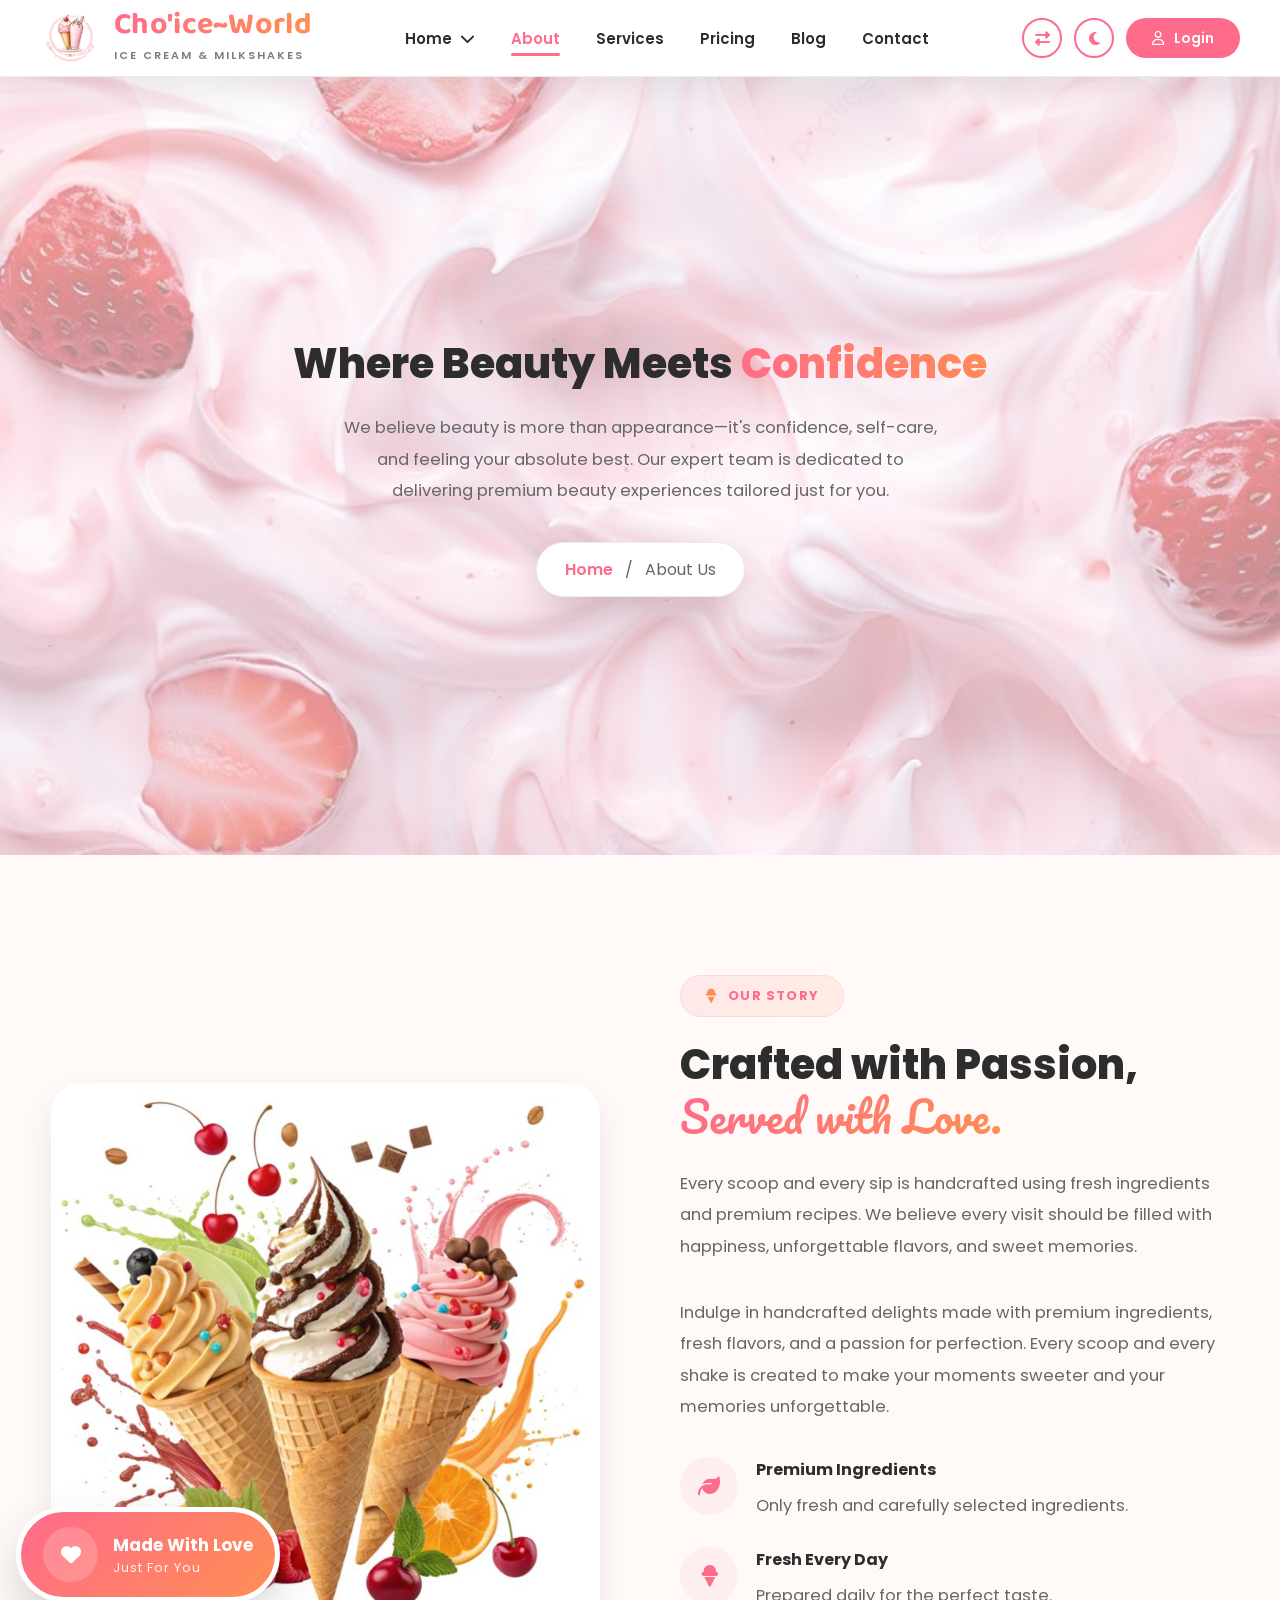
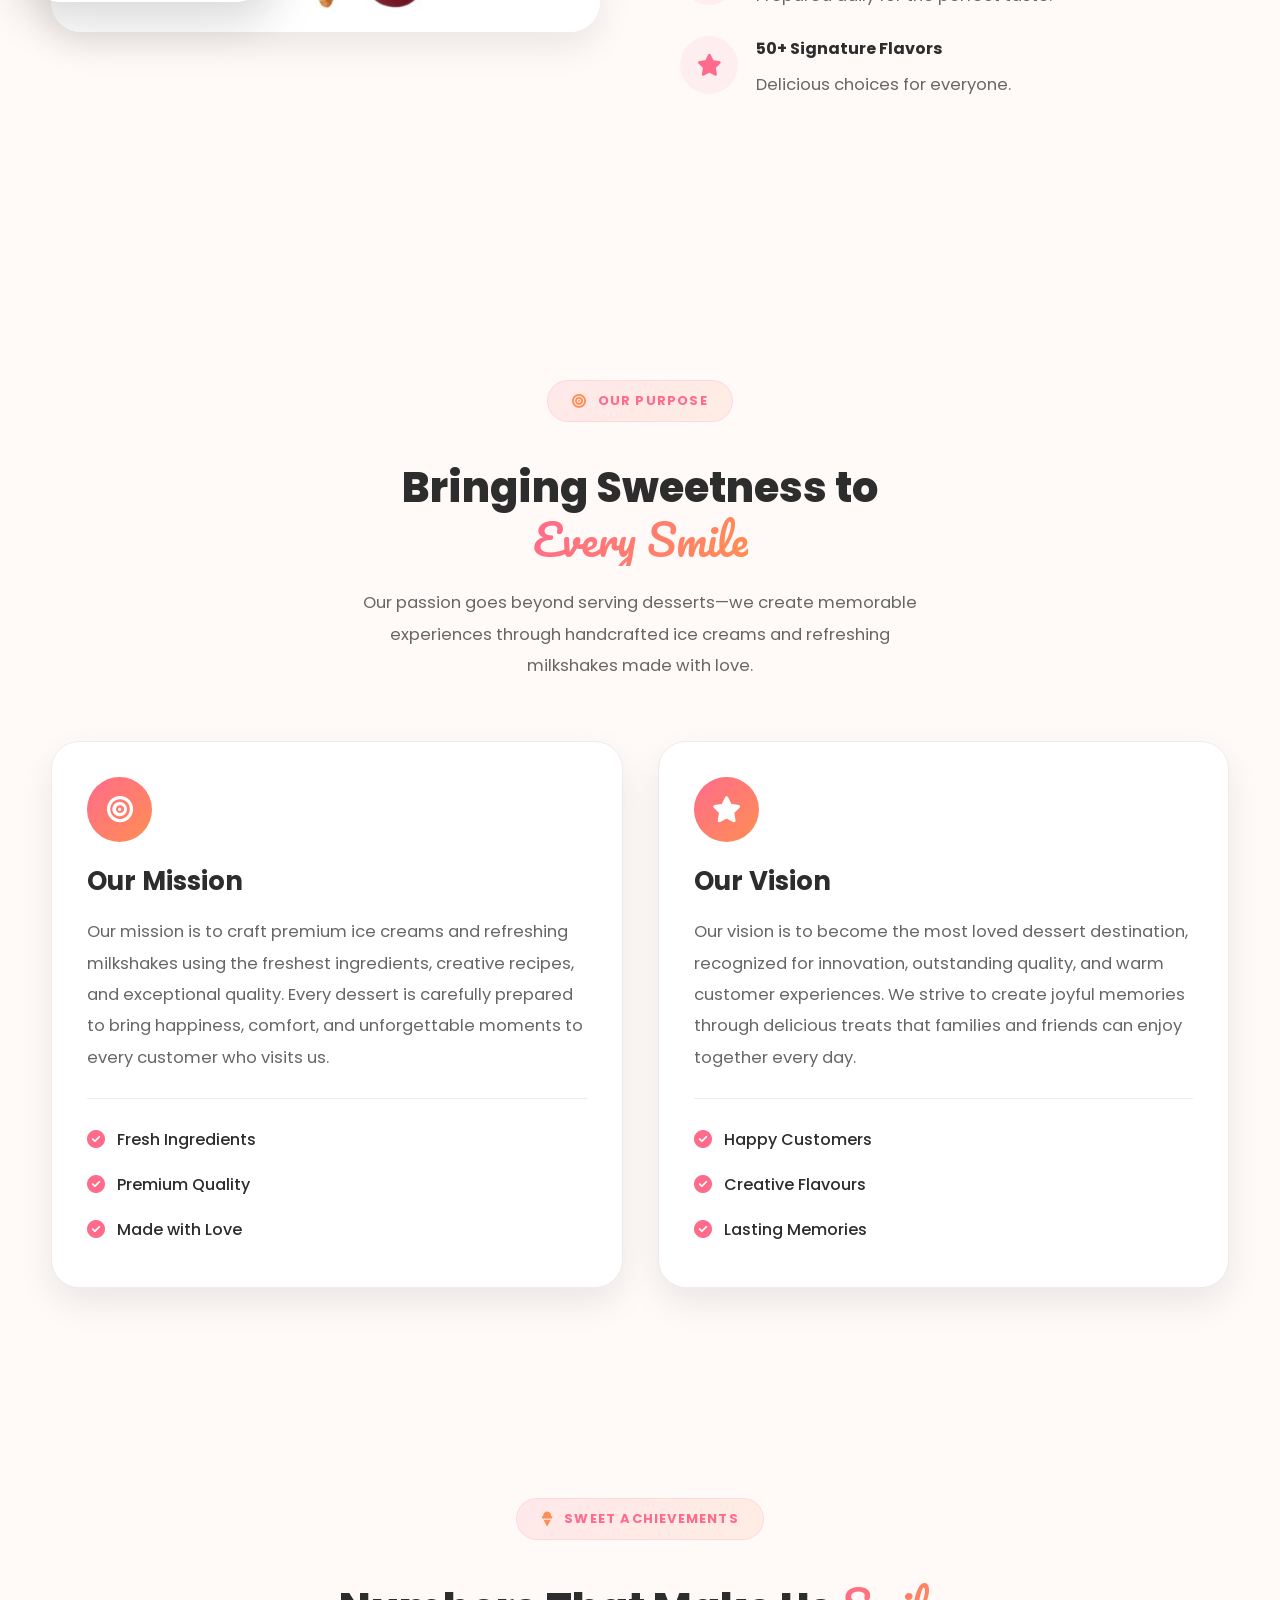
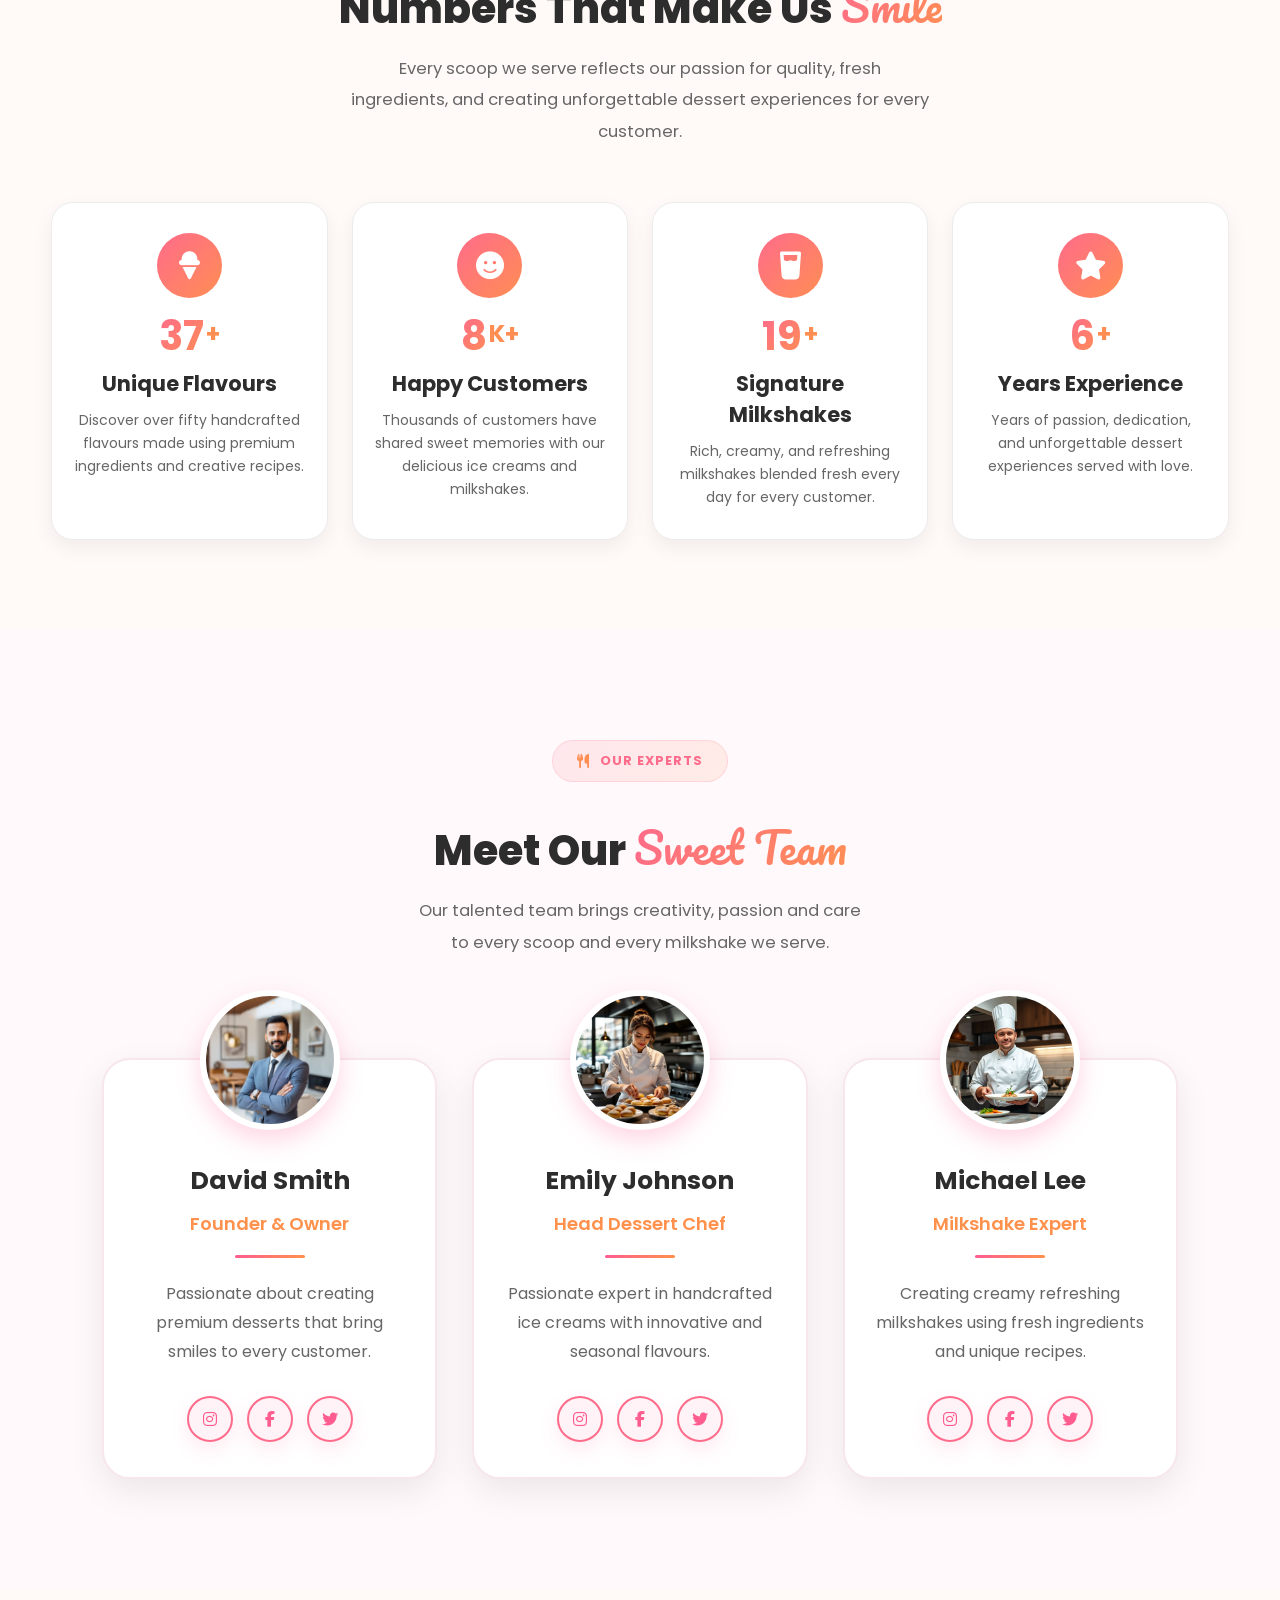
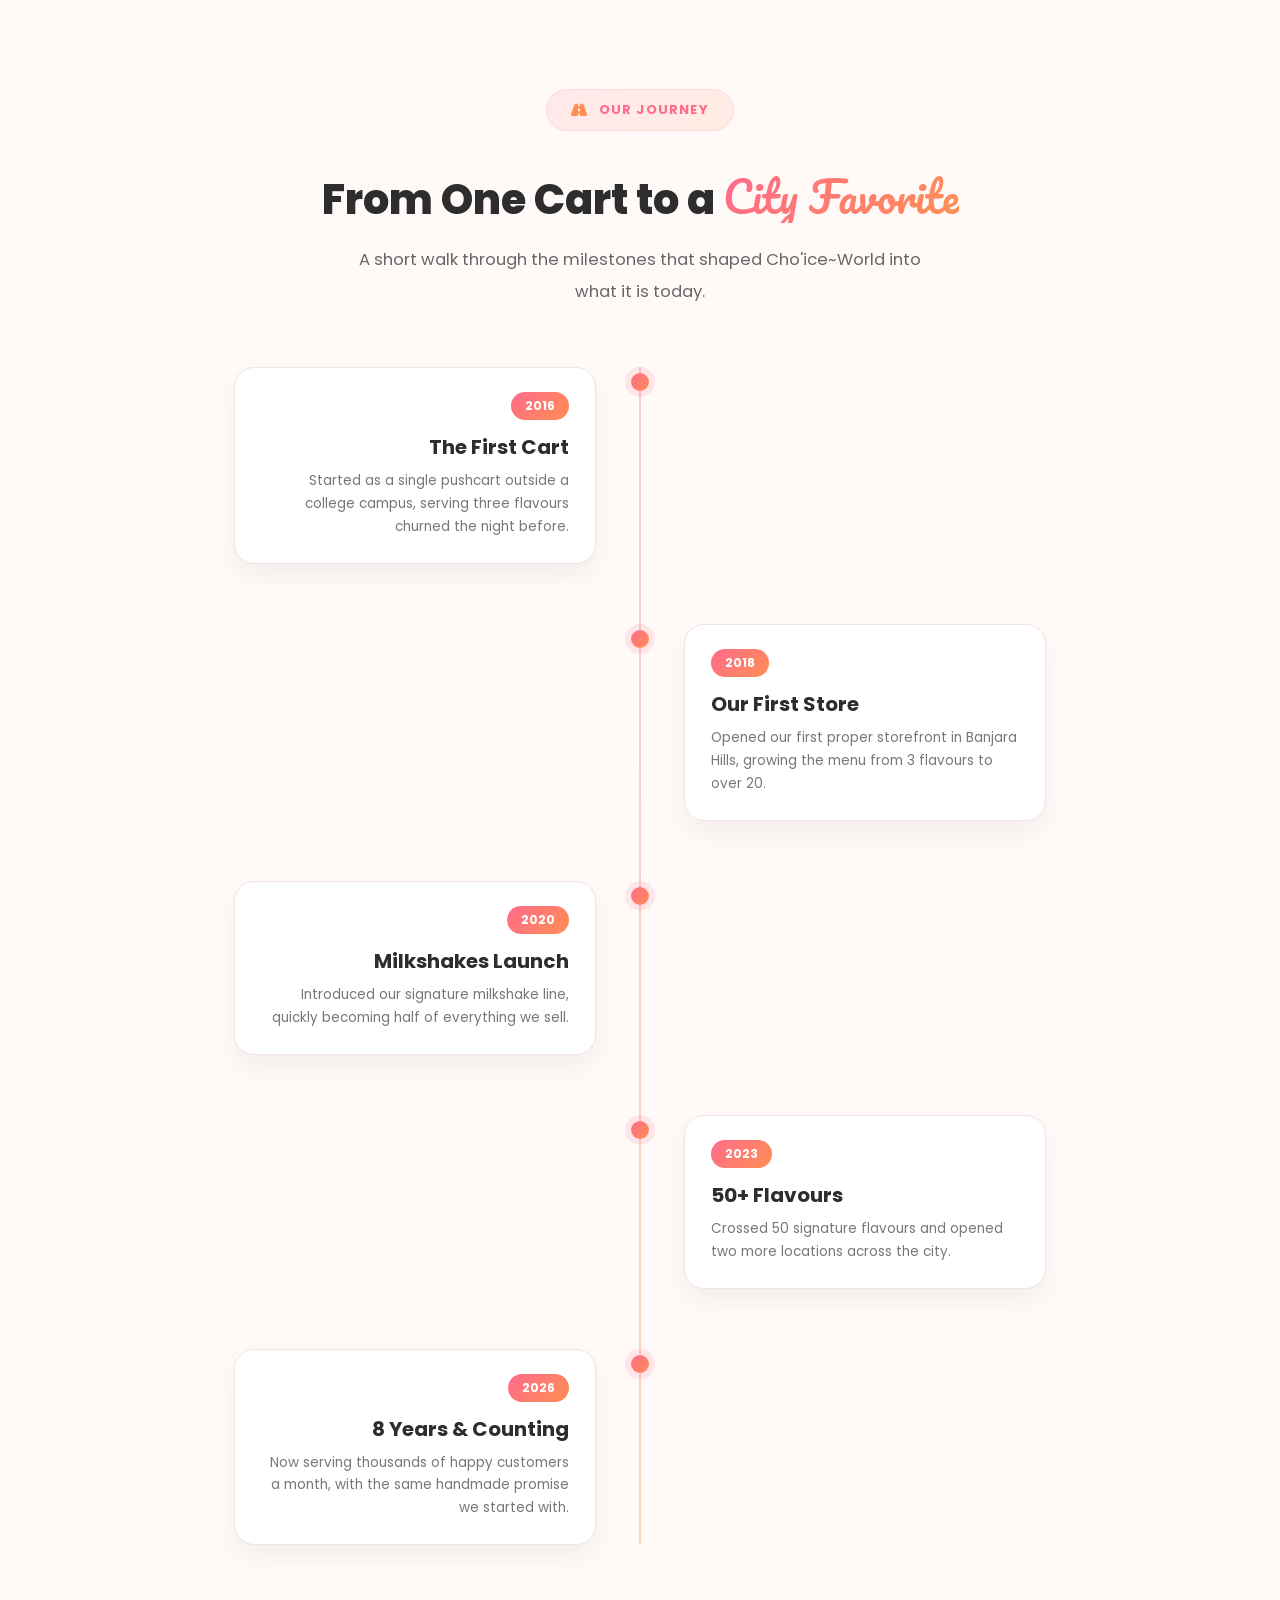
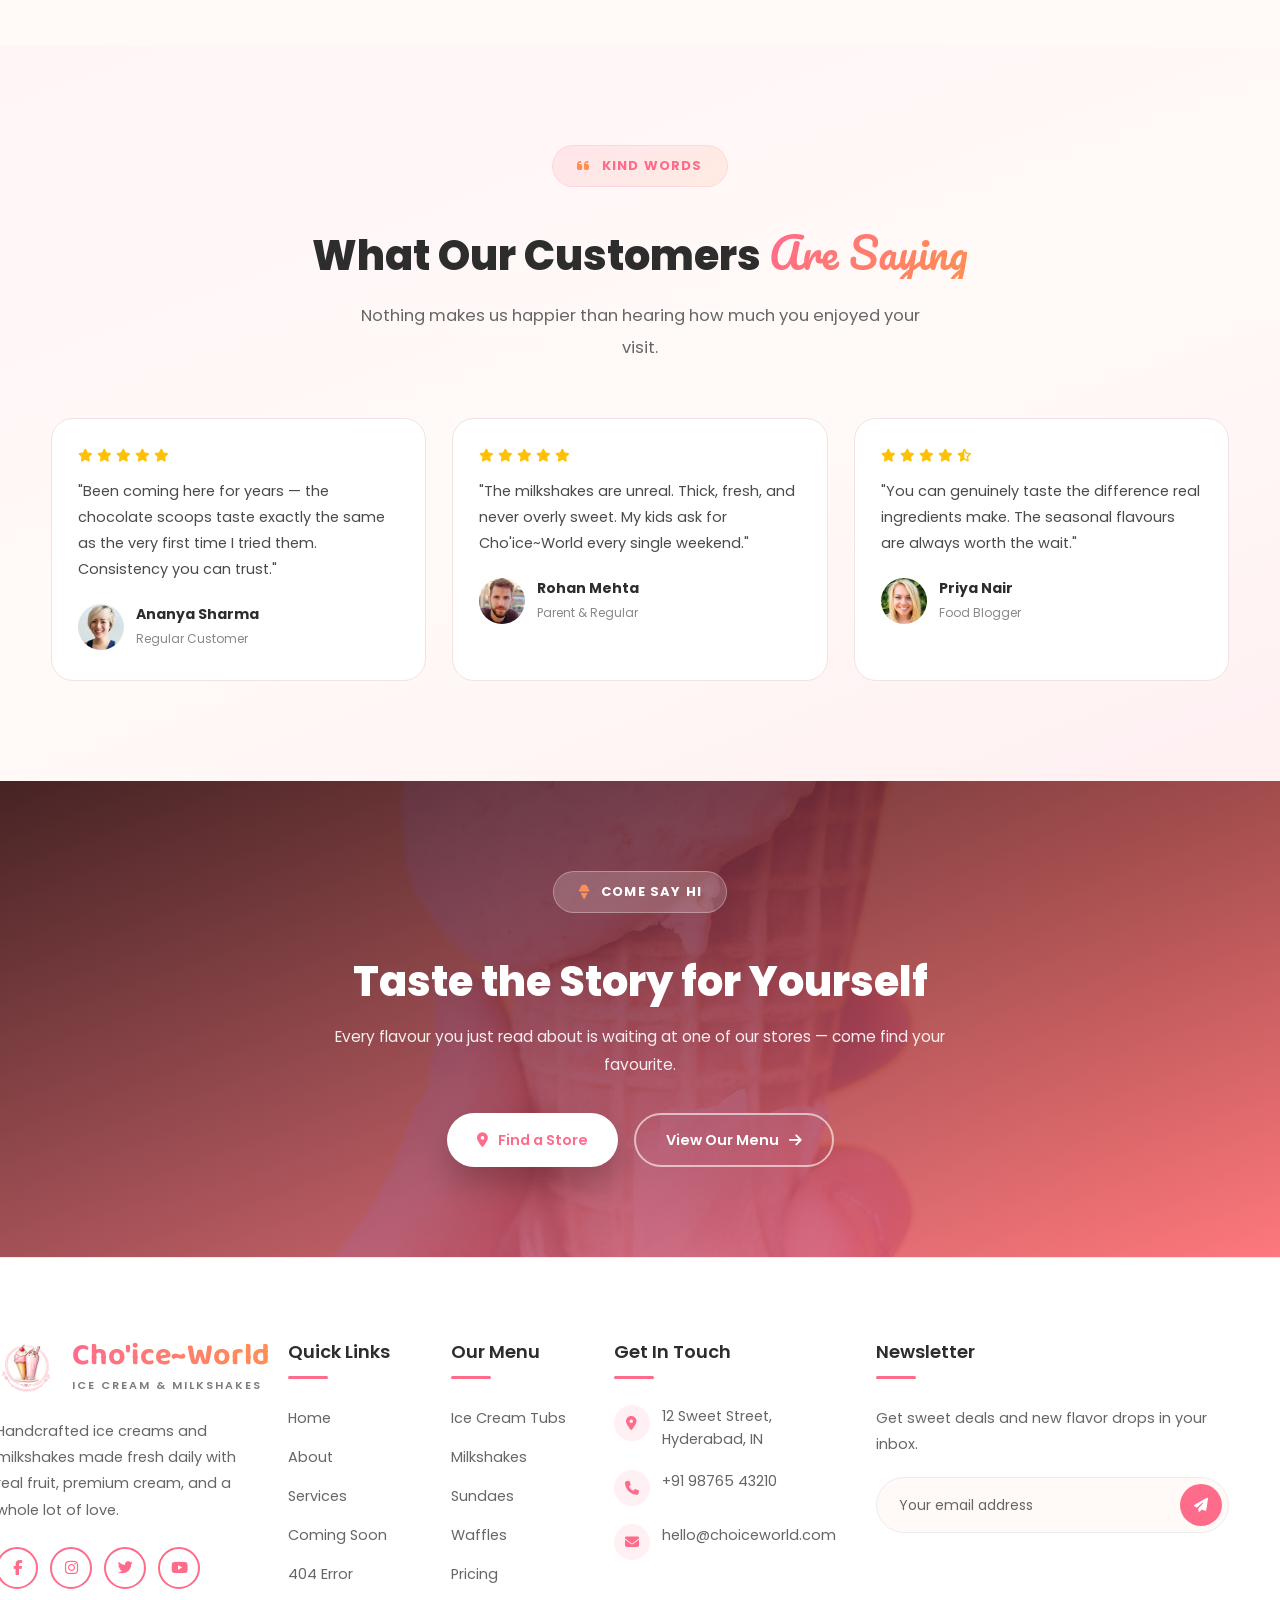
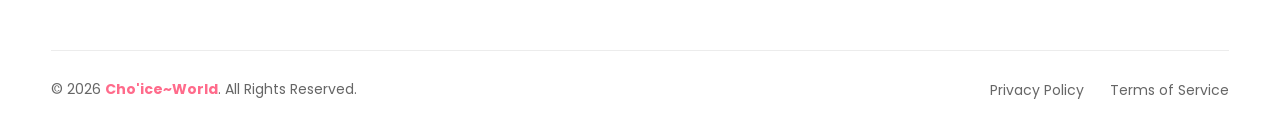
<file: about/about.html>
<!DOCTYPE html>
<html lang="en" dir="ltr" data-theme="light">

<head>

<meta charset="UTF-8">
<meta name="viewport" content="width=device-width, initial-scale=1.0">

<title>Cho'ice~World</title>
 <link rel="icon" type="image/x-icon" href="/images/Logo.png">
<link rel="preconnect" href="https://fonts.googleapis.com">
<link rel="preconnect" href="https://fonts.gstatic.com" crossorigin>

<link href="https://fonts.googleapis.com/css2?family=Poppins:wght@300;400;500;600;700;800&family=Baloo+2:wght@500;600;700&family=Pacifico&family=Lobster&display=swap" rel="stylesheet">


<link rel="stylesheet" href="https://cdn.jsdelivr.net/npm/swiper@11/swiper-bundle.min.css">


<link rel="stylesheet" href="https://cdnjs.cloudflare.com/ajax/libs/font-awesome/6.7.2/css/all.min.css">
<link rel="stylesheet" href="/about/about.css">
<link rel="stylesheet" href="/nav.css">
<link rel="stylesheet" href="/footer.css">

</head>

<body>

<header class="header">

<div class="container">

<nav class="navbar">



<a href="/index.html" class="logo">

<img src="/images/Logo.png" alt="Cho'ice~World">

<div class="logo-text">

<h2>Cho'ice~World</h2>

<span>Ice Cream & Milkshakes</span>

</div>

</a>



<ul class="nav-menu">

<li class="dropdown">

<a href="/index.html">
Home
<i class="fa-solid fa-chevron-down"></i>
</a>

<ul class="dropdown-menu">

<li><a href="/index.html">Home Classic</a></li>

<li><a href="/home-2/home-2.html">Home Modern</a></li>

</ul>

</li>

<li><a href="/about/about.html">About</a></li>

<li><a href="/Services.html">Services</a></li>

<li><a href="/pricing/pricing.html">Pricing</a></li>

<li><a href="/Blog.html">Blog</a></li>

<li><a href="/contact/contact.html">Contact</a></li>



</ul>



<div class="nav-actions">



<button id="rtlBtn" class="icon-btn">
    <i class="fa-solid fa-right-left"></i>
</button>



<button id="themeBtn" class="icon-btn">

<i class="fa-solid fa-moon"></i>

</button>



<a href="/login.html" class="login-btn">

<i class="fa-regular fa-user"></i>

Login

</a>



<div class="hamburger">

<span></span>

<span></span>

<span></span>

</div>

</div>

</nav>

</div>

</header>



<section class="about-hero">
    <div class="about-shape shape-1"></div>
    <div class="about-shape shape-2"></div>
    <div class="about-shape shape-3"></div>

    <div class="container">
        <div class="about-hero-content">

        

            <h1>Where Beauty Meets <span>Confidence</span></h1>

            <p>
                We believe beauty is more than appearance—it's confidence,
                self-care, and feeling your absolute best. Our expert team is
                dedicated to delivering premium beauty experiences tailored just
                for you.
            </p>

            <div class="breadcrumb">
                <a href="/index.html">Home</a>
                <span>/</span>
                <span>About Us</span>
            </div>

        </div>
    </div>
</section>








<section class="our-story">

    <div class="container">

        <div class="story-wrapper">

      

            <div class="story-image reveal-left">

                <img src="/images/about-story.png" alt="Our Story">

                <div class="story-badge">

                    <span class="badge-circle">
                        <i class="fa-solid fa-heart"></i>
                    </span>

                    <div class="badge-text">
                        <span>Made With Love</span>
                        <small>Just For You</small>
                    </div>

                </div>

            </div>


           

            <div class="story-content reveal-right">

                <span class="about-tag">
                    <i class="fa-solid fa-ice-cream"></i>
                    Our Story
                </span>

                <h2>
                    Crafted with Passion,
                    <span>Served with Love.</span>
                </h2>

                <p>
                    Every scoop and every sip is handcrafted using fresh
                    ingredients and premium recipes. We believe every visit
                    should be filled with happiness, unforgettable flavors,
                    and sweet memories.
                </p>

<p>
    Indulge in handcrafted delights made with premium ingredients, fresh
    flavors, and a passion for perfection. Every scoop and every shake is
    created to make your moments sweeter and your memories unforgettable.
</p>
                <div class="story-list">

                    <div class="story-item">

                        <span class="story-icon">
                            <i class="fa-solid fa-leaf"></i>
                        </span>

                        <div>
                            <h4>Premium Ingredients</h4>
                            <p>Only fresh and carefully selected ingredients.</p>
                        </div>

                    </div>


                    <div class="story-item">

                        <span class="story-icon">
                            <i class="fa-solid fa-ice-cream"></i>
                        </span>

                        <div>
                            <h4>Fresh Every Day</h4>
                            <p>Prepared daily for the perfect taste.</p>
                        </div>

                    </div>


                    <div class="story-item">

                        <span class="story-icon">
                            <i class="fa-solid fa-star"></i>
                        </span>

                        <div>
                            <h4>50+ Signature Flavors</h4>
                            <p>Delicious choices for everyone.</p>
                        </div>

                    </div>

                </div>

                
            </div>

        </div>

    </div>

</section>








<section class="mission-section">

    <div class="container">

        <div class="section-title">

            <span class="about-tag">
                <i class="fa-solid fa-bullseye"></i>
                Our Purpose
            </span>

            <h2>
                Bringing Sweetness to
                <span>Every Smile</span>
            </h2>

            <p>
                Our passion goes beyond serving desserts—we create memorable
                experiences through handcrafted ice creams and refreshing
                milkshakes made with love.
            </p>

        </div>


        <div class="mission-grid">

          

            <div class="mission-card reveal-left">

                <div class="mission-icon">
                    <i class="fa-solid fa-bullseye"></i>
                </div>

                <h3>Our Mission</h3>

                <p>
    Our mission is to craft premium ice creams and refreshing
    milkshakes using the freshest ingredients, creative recipes,
    and exceptional quality. Every dessert is carefully prepared
    to bring happiness, comfort, and unforgettable moments
    to every customer who visits us.
</p>

                <ul>

                    <li>
                        <i class="fa-solid fa-circle-check"></i>
                        Fresh Ingredients
                    </li>

                    <li>
                        <i class="fa-solid fa-circle-check"></i>
                        Premium Quality
                    </li>

                    <li>
                        <i class="fa-solid fa-circle-check"></i>
                        Made with Love
                    </li>

                </ul>

            </div>


          

            <div class="mission-card reveal-right">

                <div class="mission-icon">
                    <i class="fa-solid fa-star"></i>
                </div>

                <h3>Our Vision</h3>

                <p>
    Our vision is to become the most loved dessert destination,
    recognized for innovation, outstanding quality, and warm
    customer experiences. We strive to create joyful memories
    through delicious treats that families and friends can enjoy
    together every day.
</p>

                <ul>

                    <li>
                        <i class="fa-solid fa-circle-check"></i>
                        Happy Customers
                    </li>

                    <li>
                        <i class="fa-solid fa-circle-check"></i>
                        Creative Flavours
                    </li>

                    <li>
                        <i class="fa-solid fa-circle-check"></i>
                        Lasting Memories
                    </li>

                </ul>

            </div>

        </div>

    </div>

</section>






<section class="stats-section">

    <div class="container">


        <div class="section-title">

            <span class="about-tag">
                <i class="fa-solid fa-ice-cream"></i>
                Sweet Achievements
            </span>

            <h2>
                Numbers That Make Us
                <span>Smile</span>
            </h2>

            <p>
                Every scoop we serve reflects our passion for quality,
                fresh ingredients, and creating unforgettable dessert
                experiences for every customer.
            </p>

        </div>

   

        <div class="stats-grid">

      

            <div class="stat-card reveal-up">

                <div class="stat-icon">
                    <i class="fa-solid fa-ice-cream"></i>
                </div>

                <div class="stat-number">
                    <h3 class="counter" data-target="50">0</h3>
                    <span>+</span>
                </div>

                <h4>Unique Flavours</h4>

                <p>
                    Discover over fifty handcrafted flavours made using premium ingredients and creative recipes.
                </p>

            </div>

         

            <div class="stat-card reveal-up">

                <div class="stat-icon">
                    <i class="fa-solid fa-face-smile"></i>
                </div>

                <div class="stat-number">
                    <h3 class="counter" data-target="10">0</h3>
                    <span>K+</span>
                </div>

                <h4>Happy Customers</h4>

                <p>
                    Thousands of customers have shared sweet memories with our delicious ice creams and milkshakes.
                </p>

            </div>

    

            <div class="stat-card reveal-up">

                <div class="stat-icon">
                    <i class="fa-solid fa-glass-water"></i>
                </div>

                <div class="stat-number">
                    <h3 class="counter" data-target="25">0</h3>
                    <span>+</span>
                </div>

                <h4>Signature Milkshakes</h4>

                <p>
                    Rich, creamy, and refreshing milkshakes blended fresh every day for every customer.
                </p>

            </div>

           

            <div class="stat-card reveal-up">

                <div class="stat-icon">
                    <i class="fa-solid fa-star"></i>
                </div>

                <div class="stat-number">
                    <h3 class="counter" data-target="8">0</h3>
                    <span>+</span>
                </div>

                <h4>Years Experience</h4>

                <p>
                    Years of passion, dedication, and unforgettable dessert experiences served with love.
                </p>

            </div>

        </div>

    </div>

</section>




<section class="team-section">

    <div class="team-heading">

        <div class="team-label">
          
      <i class="fa-solid fa-utensils"></i>
            <h4>OUR EXPERTS</h4>
          
        </div>

        <h2>Meet Our <span>Sweet Team</span></h2>

        <p>
            Our talented team brings creativity, passion and care
            <br>
            to every scoop and every milkshake we serve.
        </p>

    </div>

    <div class="team-container">

       
        <div class="team-card">

            <div class="member-img">
                <img src="/images/team1.png" alt="David Smith">
            </div>

            <h3>David Smith</h3>

            <h5>Founder & Owner</h5>

            <div class="small-line"></div>

            <p>
                Passionate about creating premium desserts that bring smiles to every customer.
            </p>

            <div class="social">
                <a href="#"><i class="fa-brands fa-instagram"></i></a>
                <a href="#"><i class="fa-brands fa-facebook-f"></i></a>
                <a href="#"><i class="fa-brands fa-twitter"></i></a>
            </div>

        </div>

      
        <div class="team-card">

            <div class="member-img">
                <img src="/images/team2.png" alt="Emily Johnson">
            </div>

            <h3>Emily Johnson</h3>

            <h5>Head Dessert Chef</h5>

            <div class="small-line"></div>

            <p>
                Passionate expert in handcrafted ice creams with innovative and seasonal flavours.
            </p>

            <div class="social">
                <a href="#"><i class="fa-brands fa-instagram"></i></a>
                <a href="#"><i class="fa-brands fa-facebook-f"></i></a>
                <a href="#"><i class="fa-brands fa-twitter"></i></a>
            </div>

        </div>

     
        <div class="team-card">

            <div class="member-img">
                <img src="/images/team3.png" alt="Michael Lee">
            </div>

            <h3>Michael Lee</h3>

            <h5>Milkshake Expert</h5>

            <div class="small-line"></div>

            <p>
                Creating creamy refreshing milkshakes using fresh ingredients and unique recipes.
            </p>

            <div class="social">
                <a href="#"><i class="fa-brands fa-instagram"></i></a>
                <a href="#"><i class="fa-brands fa-facebook-f"></i></a>
                <a href="#"><i class="fa-brands fa-twitter"></i></a>
            </div>

        </div>

    </div>

</section>




<section class="journey-section">

    <div class="container">

        <div class="section-title">

            <span class="about-tag">
                <i class="fa-solid fa-road"></i>
                Our Journey
            </span>

            <h2>
                From One Cart to a
                <span>City Favorite</span>
            </h2>

            <p>
                A short walk through the milestones that shaped Cho'ice~World
                into what it is today.
            </p>

        </div>

        <div class="timeline">

            <div class="timeline-item reveal-left">
                <div class="timeline-dot"></div>
                <div class="timeline-card">
                    <span class="timeline-year">2016</span>
                    <h4>The First Cart</h4>
                    <p>Started as a single pushcart outside a college campus, serving three flavours churned the night before.</p>
                </div>
            </div>

            <div class="timeline-item reveal-right">
                <div class="timeline-dot"></div>
                <div class="timeline-card">
                    <span class="timeline-year">2018</span>
                    <h4>Our First Store</h4>
                    <p>Opened our first proper storefront in Banjara Hills, growing the menu from 3 flavours to over 20.</p>
                </div>
            </div>

            <div class="timeline-item reveal-left">
                <div class="timeline-dot"></div>
                <div class="timeline-card">
                    <span class="timeline-year">2020</span>
                    <h4>Milkshakes Launch</h4>
                    <p>Introduced our signature milkshake line, quickly becoming half of everything we sell.</p>
                </div>
            </div>

            <div class="timeline-item reveal-right">
                <div class="timeline-dot"></div>
                <div class="timeline-card">
                    <span class="timeline-year">2023</span>
                    <h4>50+ Flavours</h4>
                    <p>Crossed 50 signature flavours and opened two more locations across the city.</p>
                </div>
            </div>

            <div class="timeline-item reveal-left">
                <div class="timeline-dot"></div>
                <div class="timeline-card">
                    <span class="timeline-year">2026</span>
                    <h4>8 Years & Counting</h4>
                    <p>Now serving thousands of happy customers a month, with the same handmade promise we started with.</p>
                </div>
            </div>

        </div>

    </div>

</section>






<section class="about-testimonials">

    <div class="container">

        <div class="section-title">

            <span class="about-tag">
                <i class="fa-solid fa-quote-left"></i>
                Kind Words
            </span>

            <h2>
                What Our Customers
                <span>Are Saying</span>
            </h2>

            <p>
                Nothing makes us happier than hearing how much you enjoyed your visit.
            </p>

        </div>

        <div class="testi-grid">

            <div class="testi-card reveal-up">
                <div class="testi-stars">
                    <i class="fa-solid fa-star"></i><i class="fa-solid fa-star"></i><i class="fa-solid fa-star"></i><i class="fa-solid fa-star"></i><i class="fa-solid fa-star"></i>
                </div>
                <p>"Been coming here for years — the chocolate scoops taste exactly the same as the very first time I tried them. Consistency you can trust."</p>
                <div class="testi-user">
                    <img src="/images/testi-1.png" alt="Ananya Sharma">
                    <div>
                        <strong>Ananya Sharma</strong>
                        <span>Regular Customer</span>
                    </div>
                </div>
            </div>

            <div class="testi-card reveal-up">
                <div class="testi-stars">
                    <i class="fa-solid fa-star"></i><i class="fa-solid fa-star"></i><i class="fa-solid fa-star"></i><i class="fa-solid fa-star"></i><i class="fa-solid fa-star"></i>
                </div>
                <p>"The milkshakes are unreal. Thick, fresh, and never overly sweet. My kids ask for Cho'ice~World every single weekend."</p>
                <div class="testi-user">
                    <img src="/images/testi-2.png" alt="Rohan Mehta">
                    <div>
                        <strong>Rohan Mehta</strong>
                        <span>Parent & Regular</span>
                    </div>
                </div>
            </div>

            <div class="testi-card reveal-up">
                <div class="testi-stars">
                    <i class="fa-solid fa-star"></i><i class="fa-solid fa-star"></i><i class="fa-solid fa-star"></i><i class="fa-solid fa-star"></i><i class="fa-solid fa-star-half-stroke"></i>
                </div>
                <p>"You can genuinely taste the difference real ingredients make. The seasonal flavours are always worth the wait."</p>
                <div class="testi-user">
                    <img src="/images/testi-3.png" alt="Priya Nair">
                    <div>
                        <strong>Priya Nair</strong>
                        <span>Food Blogger</span>
                    </div>
                </div>
            </div>

        </div>

    </div>

</section>





<section class="about-cta">
    <img class="about-cta-bg" src="/images/about-cta.png" alt="">
    <div class="about-cta-overlay"></div>

    <div class="container about-cta-inner">
        <span class="about-tag light">
            <i class="fa-solid fa-ice-cream"></i>
            Come Say Hi
        </span>
        <h2>Taste the Story for Yourself</h2>
        <p>Every flavour you just read about is waiting at one of our stores — come find your favourite.</p>
        <div class="about-cta-actions">
            <a href="/contact/contact.html#locations" class="about-cta-btn-solid">
                <i class="fa-solid fa-location-dot"></i>
                Find a Store
            </a>
            <a href="/home-2/home-2.html#favorites" class="about-cta-btn-outline">
                View Our Menu
                <i class="fa-solid fa-arrow-right"></i>
            </a>
        </div>
    </div>
</section>




<footer class="footer">

    <div class="container">

        <div class="footer-top">

            <div class="footer-col footer-brand">

                <a href="/index.html" class="logo">

                    <img src="/images/Logo.png" alt="Cho'ice~World">

                    <div class="logo-text">
                        <h2>Cho'ice~World</h2>
                        <span>Ice Cream & Milkshakes</span>
                    </div>

                </a>

                <p class="footer-desc">
                    Handcrafted ice creams and milkshakes made fresh daily with
                    real fruit, premium cream, and a whole lot of love.
                </p>

                <ul class="footer-social">
                    <li><a href="#"><i class="fa-brands fa-facebook-f"></i></a></li>
                    <li><a href="#"><i class="fa-brands fa-instagram"></i></a></li>
                    <li><a href="#"><i class="fa-brands fa-twitter"></i></a></li>
                    <li><a href="#"><i class="fa-brands fa-youtube"></i></a></li>
                </ul>

            </div>

        
            <div class="footer-col">

                <h3>Quick Links</h3>

                <ul class="footer-links">
                    <li><a href="/home-2/home-2.html">Home</a></li>
                    <li><a href="/about/about.html">About</a></li>
                    <li><a href="/Services.html">Services</a></li>
                     <li><a href="/comingsoon/comingsoon.html">Coming Soon</a></li>
                    <li><a href="/error404/error404.html">404 Error</a></li>
                </ul>

            </div>

          
            <div class="footer-col">

                <h3>Our Menu</h3>

                <ul class="footer-links">
                    <li><a href="/ServiceDetails.html?service=tubs">Ice Cream Tubs</a></li>
                    <li><a href="/ServiceDetails.html?service=milkshakes">Milkshakes</a></li>
                    <li><a href="/ServiceDetails.html?service=sundaes">Sundaes</a></li>
                    <li><a href="/ServiceDetails.html?service=waffles">Waffles</a></li>
                    <li><a href="/pricing/pricing.html">Pricing</a></li>
                </ul>

            </div>

            
            <div class="footer-col">

                <h3>Get In Touch</h3>

                <ul class="footer-contact">
                    <li>
                        <i class="fa-solid fa-location-dot"></i>
                        <span>12 Sweet Street, Hyderabad, IN</span>
                    </li>
                    <li>
                        <i class="fa-solid fa-phone"></i>
                        <span>+91 98765 43210</span>
                    </li>
                    <li>
                        <i class="fa-solid fa-envelope"></i>
                        <span>hello@choiceworld.com</span>
                    </li>
                </ul>

            </div>

           
            <div class="footer-col footer-newsletter">

                <h3>Newsletter</h3>

                <p>Get sweet deals and new flavor drops in your inbox.</p>

                <form class="newsletter-form" id="newsletterForm">

                    <input type="email" placeholder="Your email address" required>

                    <button type="submit">
                        <i class="fa-solid fa-paper-plane"></i>
                    </button>

                </form>

                <p class="newsletter-msg" id="newsletterMsg"></p>

            </div>

        </div>

        <div class="footer-bottom">

            <p class="copyright">
                &copy; <span id="year"></span> <strong>Cho'ice~World</strong>. All Rights Reserved.
            </p>

            <ul class="footer-bottom-links">
                <li><a href="/privacy/privacy.html">Privacy Policy</a></li>
                <li><a href="/privacy/privacy.html">Terms of Service</a></li>
            </ul>

        </div>

    </div>

  
    <button id="backToTop" class="back-to-top" aria-label="Back to top">
        <i class="fa-solid fa-arrow-up"></i>
    </button>

</footer>

<script src="https://cdn.jsdelivr.net/npm/swiper@11/swiper-bundle.min.js"></script>
<script src="/footer.js"></script>
<script src="/about/about.js"></script>
 <script src="/nav.js"></script>

    </body>
    </html>
</file>
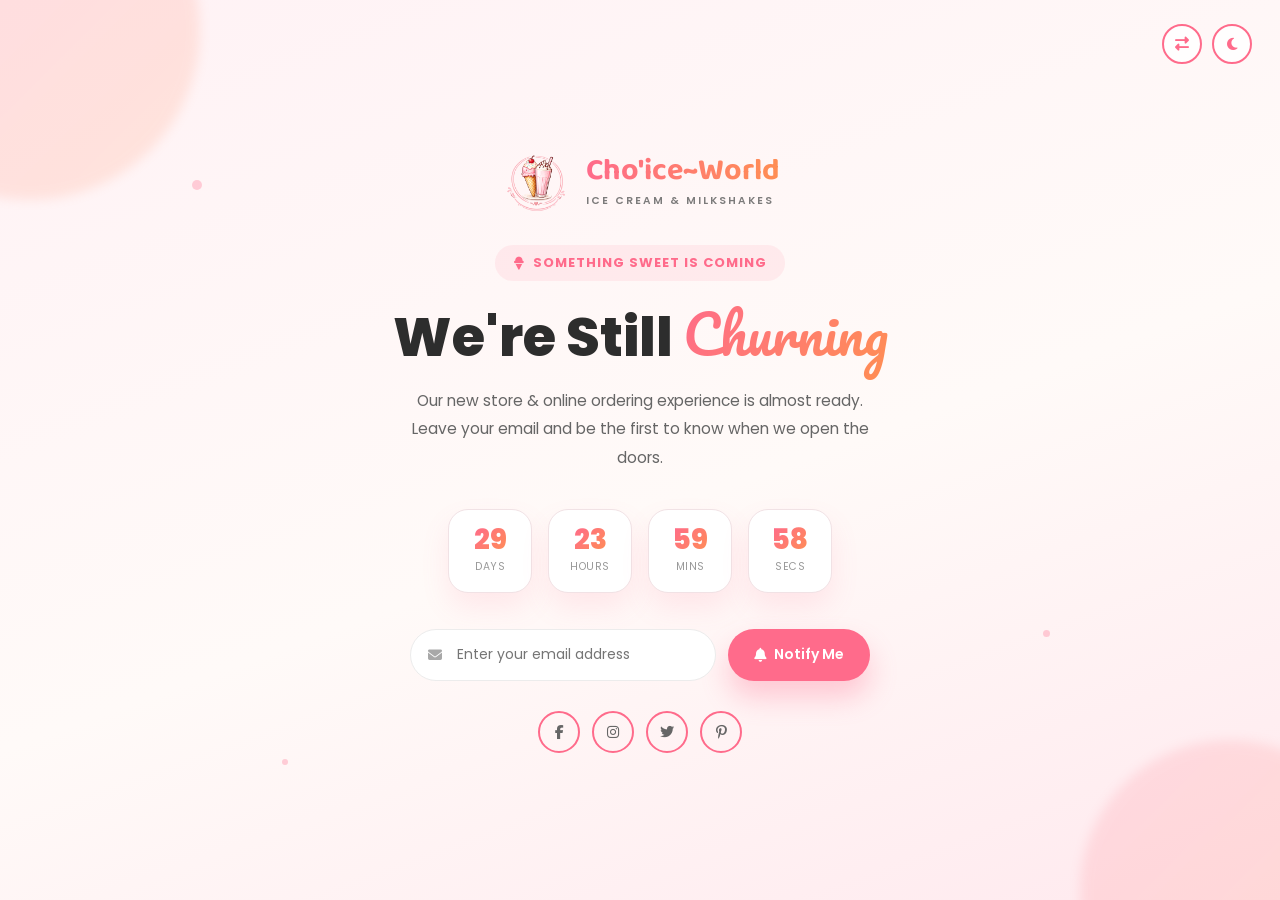
<file: comingsoon/comingsoon.html>
<!DOCTYPE html>
<html lang="en" dir="ltr">
<head>
<meta charset="UTF-8">
<meta name="viewport" content="width=device-width, initial-scale=1.0">
<title>Cho'ice~World</title>

     <link rel="icon" type="image/x-icon" href="/images/Logo.png">
<link rel="preconnect" href="https://fonts.googleapis.com">
<link rel="preconnect" href="https://fonts.gstatic.com" crossorigin>

<link href="https://fonts.googleapis.com/css2?family=Poppins:wght@300;400;500;600;700;800&family=Baloo+2:wght@500;600;700&family=Pacifico&family=Lobster&display=swap" rel="stylesheet">


<link rel="stylesheet" href="https://cdn.jsdelivr.net/npm/swiper@11/swiper-bundle.min.css">


<link rel="stylesheet" href="https://cdnjs.cloudflare.com/ajax/libs/font-awesome/6.7.2/css/all.min.css">

<link rel="preconnect" href="https://fonts.googleapis.com">
<link href="https://fonts.googleapis.com/css2?family=Baloo+2:wght@600;700&family=Pacifico&family=Poppins:wght@400;500;600;700;800&display=swap" rel="stylesheet">
<link rel="stylesheet" href="https://cdnjs.cloudflare.com/ajax/libs/font-awesome/6.5.1/css/all.min.css">

<link rel="stylesheet" href="/comingsoon/comingsoon.css">
</head>
<body>

<div class="cs-page">

    <span class="cs-blob blob-tl"></span>
    <span class="cs-blob blob-br"></span>
    <span class="cs-crumb crumb-1"></span>
    <span class="cs-crumb crumb-2"></span>
    <span class="cs-crumb crumb-3"></span>

    <div class="cs-corner-actions">
        <button id="rtlBtn" class="icon-btn" aria-label="Toggle RTL"><i class="fa-solid fa-right-left"></i></button>
        <button id="themeBtn" class="icon-btn" aria-label="Toggle dark mode"><i class="fa-solid fa-moon"></i></button>
    </div>

    <div class="cs-inner">

        <a href="/index.html" class="logo cs-logo">
            <img src="/images/Logo.png" alt="Cho'ice~World">
            <div class="logo-text">
                <h2>Cho'ice~World</h2>
                <span>Ice Cream & Milkshakes</span>
            </div>
        </a>

        <span class="cs-eyebrow"><i class="fa-solid fa-ice-cream"></i> Something Sweet Is Coming</span>

        <h1 class="cs-title">We're Still <span>Churning</span></h1>

        <p class="cs-desc">
            Our new store &amp; online ordering experience is almost ready.
            Leave your email and be the first to know when we open the doors.
        </p>


        <div class="cs-countdown" id="csCountdown">
            <div class="cs-count-box">
                <strong id="cs-days">00</strong>
                <span>Days</span>
            </div>
            <div class="cs-count-box">
                <strong id="cs-hours">00</strong>
                <span>Hours</span>
            </div>
            <div class="cs-count-box">
                <strong id="cs-mins">00</strong>
                <span>Mins</span>
            </div>
            <div class="cs-count-box">
                <strong id="cs-secs">00</strong>
                <span>Secs</span>
            </div>
        </div>

       
        <form class="cs-form" id="csForm">
            <div class="input-icon-wrap">
                <i class="fa-solid fa-envelope"></i>
                <input type="email" placeholder="Enter your email address" required>
            </div>
            <button type="submit">
                <i class="fa-solid fa-bell"></i>
                Notify Me
            </button>
        </form>

        <div class="cs-socials">
            <a href="#"><i class="fa-brands fa-facebook-f"></i></a>
            <a href="#"><i class="fa-brands fa-instagram"></i></a>
            <a href="#"><i class="fa-brands fa-twitter"></i></a>
            <a href="#"><i class="fa-brands fa-pinterest-p"></i></a>
        </div>

    </div>

</div>

<div class="cs-toast" id="csToast">
    <i class="fa-solid fa-circle-check"></i>
    <div>
        <strong>You're on the list!</strong>
        <p>We'll email you the moment we launch.</p>
    </div>
    <button class="toast-close" id="csToastClose"><i class="fa-solid fa-xmark"></i></button>
</div>

<script src="/comingsoon/comingsoon.js"></script>
</body>
</html>
</file>
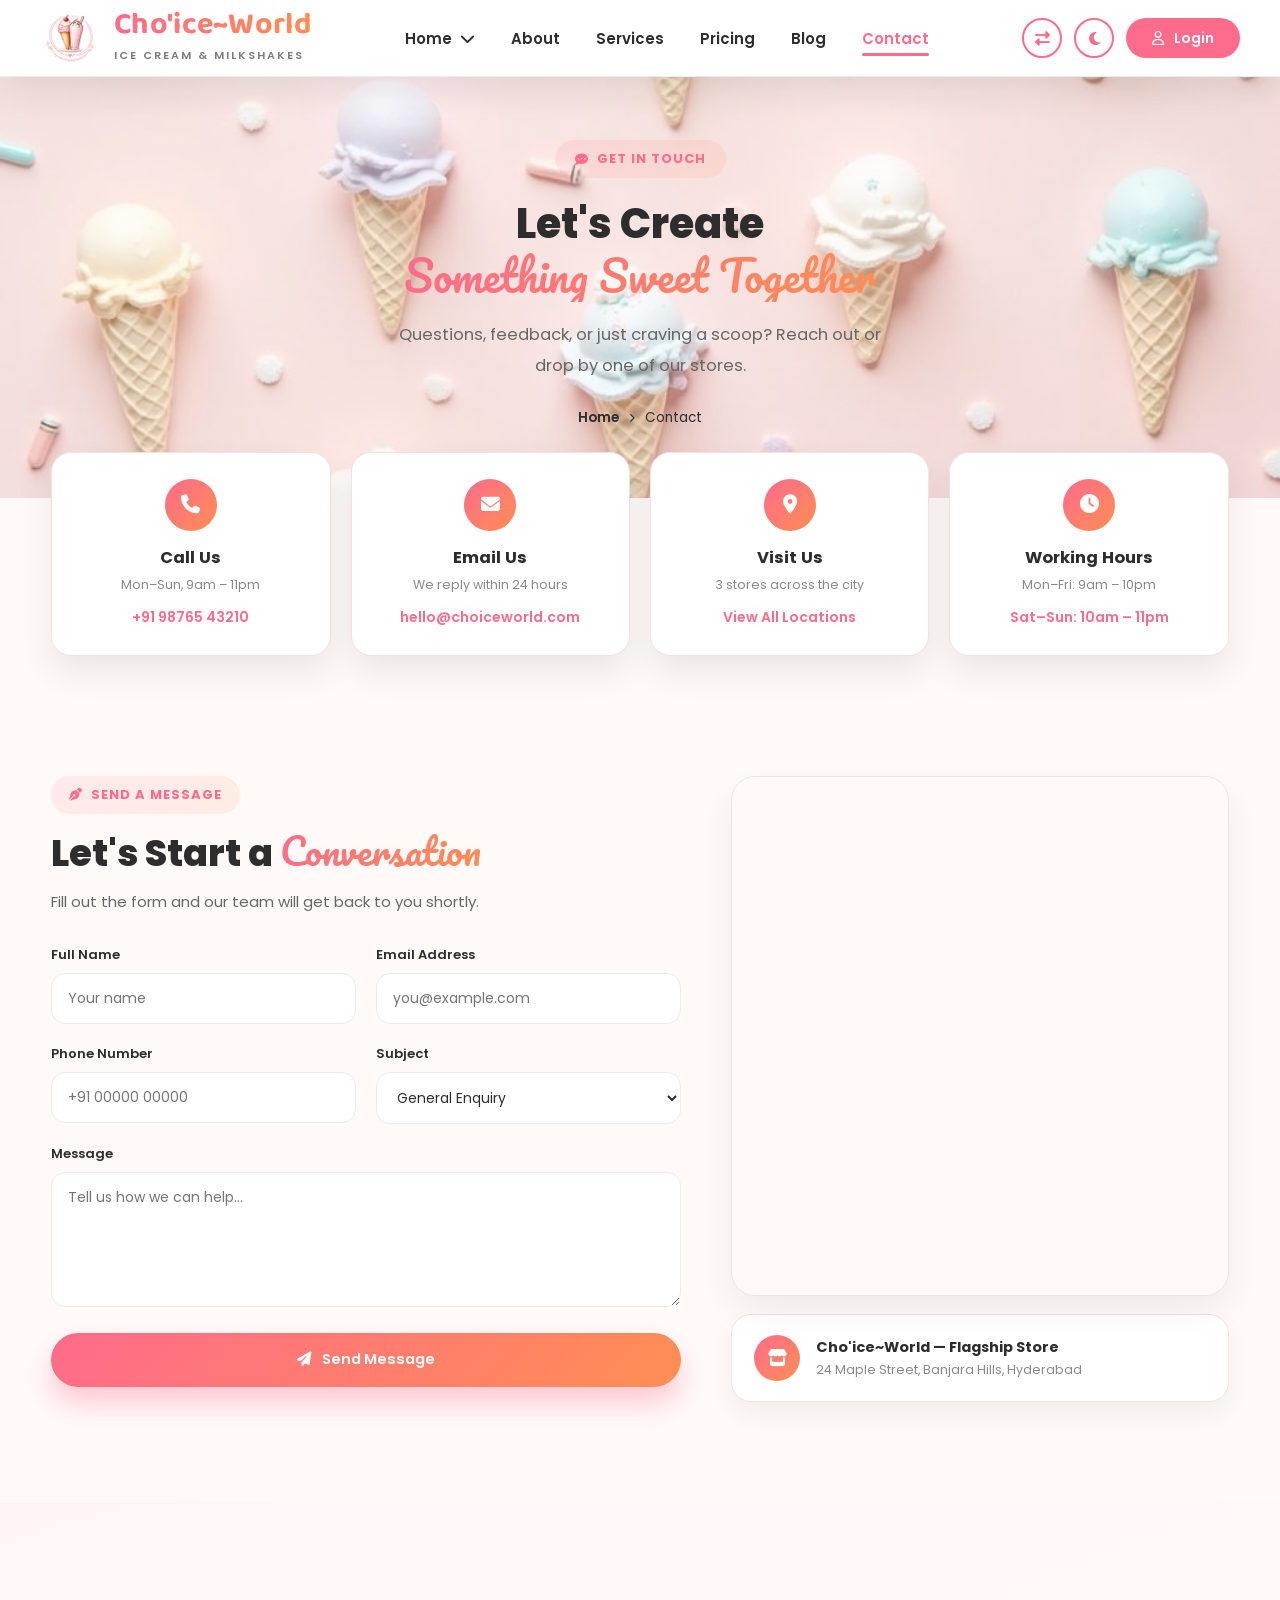
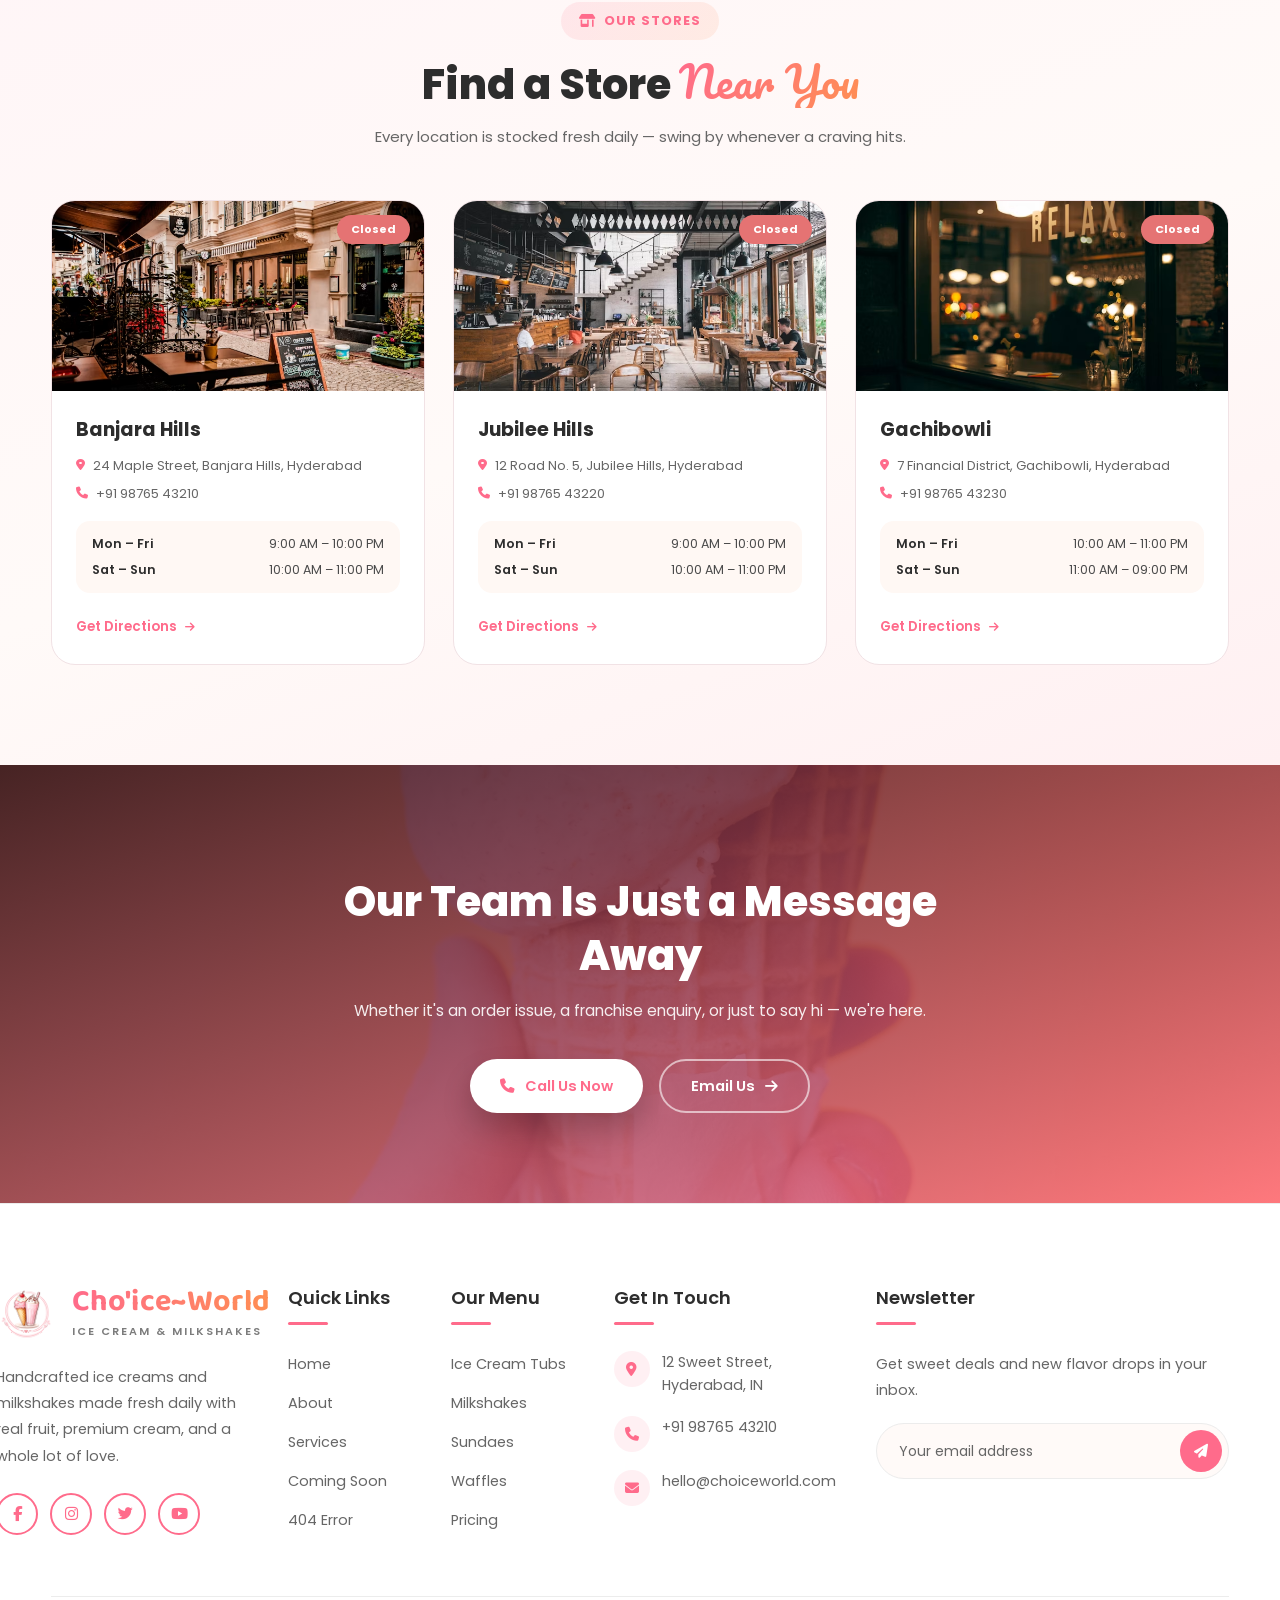
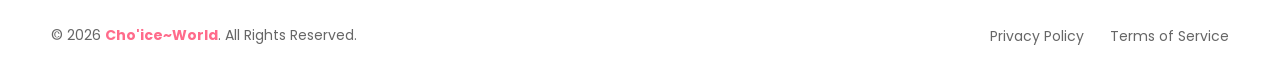
<file: contact/contact.html>
<!DOCTYPE html>
<html lang="en" dir="ltr" data-theme="light">

<head>

<meta charset="UTF-8">
<meta name="viewport" content="width=device-width, initial-scale=1.0">

<title>Cho'ice~World</title>
 <link rel="icon" type="image/x-icon" href="/images/Logo.png">
<link rel="preconnect" href="https://fonts.googleapis.com">
<link rel="preconnect" href="https://fonts.gstatic.com" crossorigin>

<link href="https://fonts.googleapis.com/css2?family=Poppins:wght@300;400;500;600;700;800&family=Baloo+2:wght@500;600;700&family=Pacifico&family=Lobster&display=swap" rel="stylesheet">


<link rel="stylesheet" href="https://cdn.jsdelivr.net/npm/swiper@11/swiper-bundle.min.css">


<link rel="stylesheet" href="https://cdnjs.cloudflare.com/ajax/libs/font-awesome/6.7.2/css/all.min.css">
<link rel="stylesheet" href="./contact.css">
<link rel="stylesheet" href="/nav.css">
<link rel="stylesheet" href="/footer.css">

</head>

<body>

<header class="header">

<div class="container">

<nav class="navbar">



<a href="/index.html" class="logo">

<img src="/images/Logo.png" alt="Cho'ice~World">

<div class="logo-text">

<h2>Cho'ice~World</h2>

<span>Ice Cream & Milkshakes</span>

</div>

</a>



<ul class="nav-menu">

<li class="dropdown">

<a href="/index.html">
Home
<i class="fa-solid fa-chevron-down"></i>
</a>

<ul class="dropdown-menu">

<li><a href="/index.html">Home Classic</a></li>

<li><a href="/home-2/home-2.html">Home Modern</a></li>

</ul>

</li>

<li><a href="/about/about.html">About</a></li>

<li><a href="/Services.html">Services</a></li>

<li><a href="/pricing/pricing.html">Pricing</a></li>

<li><a href="/Blog.html">Blog</a></li>

<li><a href="/contact/contact.html">Contact</a></li>



</ul>



<div class="nav-actions">



<button id="rtlBtn" class="icon-btn">
    <i class="fa-solid fa-right-left"></i>
</button>



<button id="themeBtn" class="icon-btn">

<i class="fa-solid fa-moon"></i>

</button>



<a href="/login.html" class="login-btn">

<i class="fa-regular fa-user"></i>

Login

</a>



<div class="hamburger">

<span></span>

<span></span>

<span></span>

</div>

</div>

</nav>

</div>

</header>


<section class="contact-banner">
    <img class="contact-banner-bg" src="/images/contact-banner.png" alt="">
    <div class="contact-banner-overlay"></div>

    <div class="container contact-banner-inner">
        <span class="cb-eyebrow"><i class="fa-solid fa-comment-dots"></i> Get In Touch</span>
      <h1 class="cb-title">
    Let's Create
    <span>Something Sweet Together</span>
</h1>
        <p class="cb-sub">Questions, feedback, or just craving a scoop? Reach out or drop by one of our stores.</p>

        <div class="cb-breadcrumb">
            <a href="index.html">Home</a>
            <i class="fa-solid fa-chevron-right"></i>
            <span>Contact</span>
        </div>
    </div>
</section>


<section class="contact-info-strip">
    <div class="container">

        <div class="info-grid">

            <div class="info-card">
                <span class="info-icon"><i class="fa-solid fa-phone"></i></span>
                <h3>Call Us</h3>
                <p>Mon–Sun, 9am – 11pm</p>
                <a href="tel:+919876543210">+91 98765 43210</a>
            </div>

            <div class="info-card">
                <span class="info-icon"><i class="fa-solid fa-envelope"></i></span>
                <h3>Email Us</h3>
                <p>We reply within 24 hours</p>
                <a href="mailto:hello@choiceworld.com">hello@choiceworld.com</a>
            </div>

            <div class="info-card">
                <span class="info-icon"><i class="fa-solid fa-location-dot"></i></span>
                <h3>Visit Us</h3>
                <p>3 stores across the city</p>
                <a href="#locations">View All Locations</a>
            </div>

            <div class="info-card">
                <span class="info-icon"><i class="fa-solid fa-clock"></i></span>
                <h3>Working Hours</h3>
                <p>Mon–Fri: 9am – 10pm</p>
                <a href="#locations">Sat–Sun: 10am – 11pm</a>
            </div>

        </div>

    </div>
</section>


<section class="contact-main">
    <div class="container">

        <div class="contact-grid">

            <div class="contact-form-wrap">

                <span class="sh-eyebrow"><i class="fa-solid fa-pen-nib"></i> Send a Message</span>
                <h2 class="sh-title-left">Let's Start a <span>Conversation</span></h2>
                <p class="sh-sub-left">Fill out the form and our team will get back to you shortly.</p>

                <form class="contact-form" id="contactForm">

                    <div class="form-row">
                        <div class="form-group">
                            <label for="cf-name">Full Name</label>
                            <input type="text" id="cf-name" name="name" placeholder="Your name" required>
                        </div>
                        <div class="form-group">
                            <label for="cf-email">Email Address</label>
                            <input type="email" id="cf-email" name="email" placeholder="you@example.com" required>
                        </div>
                    </div>

                    <div class="form-row">
                        <div class="form-group">
                            <label for="cf-phone">Phone Number</label>
                            <input type="tel" id="cf-phone" name="phone" placeholder="+91 00000 00000">
                        </div>
                        <div class="form-group">
                            <label for="cf-subject">Subject</label>
                            <select id="cf-subject" name="subject">
                                <option>General Enquiry</option>
                                <option>Store Feedback</option>
                                <option>Bulk / Party Orders</option>
                                <option>Franchise Enquiry</option>
                            </select>
                        </div>
                    </div>

                    <div class="form-group">
                        <label for="cf-message">Message</label>
                        <textarea id="cf-message" name="message" rows="5" placeholder="Tell us how we can help..." required></textarea>
                    </div>

                    <button type="submit" class="form-submit-btn">
                        <i class="fa-solid fa-paper-plane"></i>
                        Send Message
                    </button>

                </form>

            </div>

            <div class="contact-map-wrap">
                <div class="map-frame">
                    <iframe
                        src="https://www.google.com/maps?q=Hyderabad,Telangana,India&output=embed"
                        loading="lazy"
                        referrerpolicy="no-referrer-when-downgrade"
                        title="Store location map">
                    </iframe>
                </div>

                <div class="map-card">
                    <span class="map-card-icon"><i class="fa-solid fa-store"></i></span>
                    <div>
                        <strong>Cho'ice~World — Flagship Store</strong>
                        <p>24 Maple Street, Banjara Hills, Hyderabad</p>
                    </div>
                </div>
            </div>

        </div>

    </div>
</section>


<section class="contact-locations" id="locations">
    <div class="container">

        <div class="section-heading">
            <span class="sh-eyebrow"><i class="fa-solid fa-shop"></i> Our Stores</span>
            <h2 class="sh-title">Find a Store <span>Near You</span></h2>
            <p class="sh-sub">Every location is stocked fresh daily — swing by whenever a craving hits.</p>
        </div>

        <div class="locations-grid">

            <div class="location-card" data-open="9" data-close="22" data-open-weekend="10" data-close-weekend="23">
                <div class="location-img-wrap">
                    <img src="/images/location-img-1.png" alt="Banjara Hills store">
                    <span class="status-badge">Checking...</span>
                </div>
                <div class="location-content">
                    <h3>Banjara Hills</h3>
                    <p class="location-address"><i class="fa-solid fa-location-dot"></i> 24 Maple Street, Banjara Hills, Hyderabad</p>
                    <p class="location-phone"><i class="fa-solid fa-phone"></i> +91 98765 43210</p>

                    <ul class="hours-list">
                        <li><span>Mon – Fri</span><span>9:00 AM – 10:00 PM</span></li>
                        <li><span>Sat – Sun</span><span>10:00 AM – 11:00 PM</span></li>
                    </ul>

                    <a href="https://www.google.com/maps?q=Banjara+Hills+Hyderabad" target="_blank" rel="noopener" class="directions-btn">
                        Get Directions <i class="fa-solid fa-arrow-right"></i>
                    </a>
                </div>
            </div>

            <div class="location-card" data-open="9" data-close="22" data-open-weekend="10" data-close-weekend="23">
                <div class="location-img-wrap">
                    <img src="/images/location-img-2.png" alt="Jubilee Hills store">
                    <span class="status-badge">Checking...</span>
                </div>
                <div class="location-content">
                    <h3>Jubilee Hills</h3>
                    <p class="location-address"><i class="fa-solid fa-location-dot"></i> 12 Road No. 5, Jubilee Hills, Hyderabad</p>
                    <p class="location-phone"><i class="fa-solid fa-phone"></i> +91 98765 43220</p>

                    <ul class="hours-list">
                        <li><span>Mon – Fri</span><span>9:00 AM – 10:00 PM</span></li>
                        <li><span>Sat – Sun</span><span>10:00 AM – 11:00 PM</span></li>
                    </ul>

                    <a href="https://www.google.com/maps?q=Jubilee+Hills+Hyderabad" target="_blank" rel="noopener" class="directions-btn">
                        Get Directions <i class="fa-solid fa-arrow-right"></i>
                    </a>
                </div>
            </div>

            <div class="location-card" data-open="10" data-close="23" data-open-weekend="10" data-close-weekend="23">
                <div class="location-img-wrap">
                    <img src="/images/location-img-3.png" alt="Gachibowli store">
                    <span class="status-badge">Checking...</span>
                </div>
                <div class="location-content">
                    <h3>Gachibowli</h3>
                    <p class="location-address"><i class="fa-solid fa-location-dot"></i> 7 Financial District, Gachibowli, Hyderabad</p>
                    <p class="location-phone"><i class="fa-solid fa-phone"></i> +91 98765 43230</p>

                    <ul class="hours-list">
                        <li><span>Mon – Fri</span><span> 10:00 AM – 11:00 PM</span></li>
                        <li><span>Sat – Sun</span><span> 11:00 AM – 09:00 PM</span></li>
                    </ul>

                    <a href="https://www.google.com/maps?q=Gachibowli+Hyderabad" target="_blank" rel="noopener" class="directions-btn">
                        Get Directions <i class="fa-solid fa-arrow-right"></i>
                    </a>
                </div>
            </div>

        </div>

    </div>
</section>


<section class="contact-cta">
    <img class="contact-cta-bg" src="/images/about-cta.png" alt="">
    <div class="contact-cta-overlay"></div>

    <div class="container contact-cta-inner">
     
        <h2 class="cta-title">Our Team Is Just a Message Away</h2>
        <p class="cta-sub">Whether it's an order issue, a franchise enquiry, or just to say hi — we're here.</p>
        <div class="cta-actions">
            <a href="tel:+919876543210" class="cta-btn-solid"><i class="fa-solid fa-phone"></i> Call Us Now</a>
            <a href="mailto:hello@choiceworld.com" class="cta-btn-outline">Email Us <i class="fa-solid fa-arrow-right"></i></a>
        </div>
    </div>
</section>


<div class="contact-toast" id="contactToast">
    <i class="fa-solid fa-circle-check"></i>
    <div>
        <strong>Message Sent!</strong>
        <p>We'll get back to you within 24 hours.</p>
    </div>
    <button class="toast-close" id="contactToastClose"><i class="fa-solid fa-xmark"></i></button>
</div>





<footer class="footer">

    <div class="container">

        <div class="footer-top">

            <div class="footer-col footer-brand">

                <a href="/index.html" class="logo">

                    <img src="/images/Logo.png" alt="Cho'ice~World">

                    <div class="logo-text">
                        <h2>Cho'ice~World</h2>
                        <span>Ice Cream & Milkshakes</span>
                    </div>

                </a>

                <p class="footer-desc">
                    Handcrafted ice creams and milkshakes made fresh daily with
                    real fruit, premium cream, and a whole lot of love.
                </p>

                <ul class="footer-social">
                    <li><a href="#"><i class="fa-brands fa-facebook-f"></i></a></li>
                    <li><a href="#"><i class="fa-brands fa-instagram"></i></a></li>
                    <li><a href="#"><i class="fa-brands fa-twitter"></i></a></li>
                    <li><a href="#"><i class="fa-brands fa-youtube"></i></a></li>
                </ul>

            </div>

        
            <div class="footer-col">

                <h3>Quick Links</h3>

                <ul class="footer-links">
                    <li><a href="/home-2/home-2.html">Home</a></li>
                    <li><a href="/about/about.html">About</a></li>
                    <li><a href="/Services.html">Services</a></li>
                     <li><a href="/comingsoon/comingsoon.html">Coming Soon</a></li>
                    <li><a href="/error404/error404.html">404 Error</a></li>
                </ul>

            </div>

          
            <div class="footer-col">

                <h3>Our Menu</h3>

                <ul class="footer-links">
                    <li><a href="/ServiceDetails.html?service=tubs">Ice Cream Tubs</a></li>
                    <li><a href="/ServiceDetails.html?service=milkshakes">Milkshakes</a></li>
                    <li><a href="/ServiceDetails.html?service=sundaes">Sundaes</a></li>
                    <li><a href="/ServiceDetails.html?service=waffles">Waffles</a></li>
                    <li><a href="/pricing/pricing.html">Pricing</a></li>
                </ul>

            </div>

            
            <div class="footer-col">

                <h3>Get In Touch</h3>

                <ul class="footer-contact">
                    <li>
                        <i class="fa-solid fa-location-dot"></i>
                        <span>12 Sweet Street, Hyderabad, IN</span>
                    </li>
                    <li>
                        <i class="fa-solid fa-phone"></i>
                        <span>+91 98765 43210</span>
                    </li>
                    <li>
                        <i class="fa-solid fa-envelope"></i>
                        <span>hello@choiceworld.com</span>
                    </li>
                </ul>

            </div>

           
            <div class="footer-col footer-newsletter">

                <h3>Newsletter</h3>

                <p>Get sweet deals and new flavor drops in your inbox.</p>

                <form class="newsletter-form" id="newsletterForm">

                    <input type="email" placeholder="Your email address" required>

                    <button type="submit">
                        <i class="fa-solid fa-paper-plane"></i>
                    </button>

                </form>

                <p class="newsletter-msg" id="newsletterMsg"></p>

            </div>

        </div>

        <div class="footer-bottom">

            <p class="copyright">
                &copy; <span id="year"></span> <strong>Cho'ice~World</strong>. All Rights Reserved.
            </p>

            <ul class="footer-bottom-links">
                <li><a href="/privacy/privacy.html">Privacy Policy</a></li>
                <li><a href="/privacy/privacy.html">Terms of Service</a></li>
            </ul>

        </div>

    </div>

  
    <button id="backToTop" class="back-to-top" aria-label="Back to top">
        <i class="fa-solid fa-arrow-up"></i>
    </button>

</footer>

<script src="https://cdn.jsdelivr.net/npm/swiper@11/swiper-bundle.min.js"></script>
<script src="/footer.js"></script>
<script src="./contact.js"></script>
 <script src="/nav.js"></script>

    </body>
    </html>
</file>
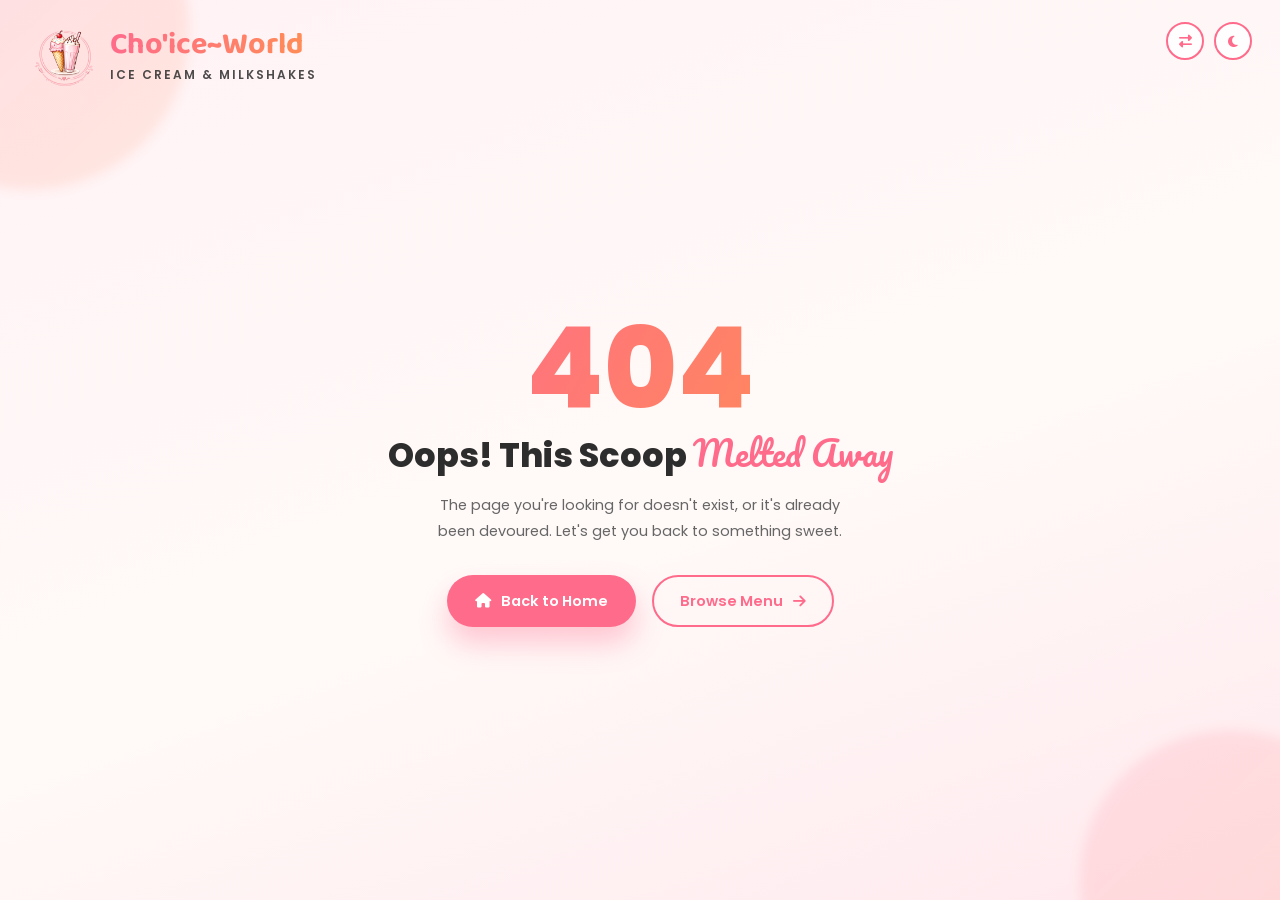
<file: error404/error404.html>
<!DOCTYPE html>
<html lang="en" dir="ltr">
<head>
<meta charset="UTF-8">
<meta name="viewport" content="width=device-width, initial-scale=1.0">
<title>Cho'ice~World</title>
<link rel="icon" type="image/x-icon" href="/images/Logo.png">
<link rel="preconnect" href="https://fonts.googleapis.com">
<link href="https://fonts.googleapis.com/css2?family=Baloo+2:wght@600;700&family=Pacifico&family=Poppins:wght@400;500;600;700;800&display=swap" rel="stylesheet">
<link rel="stylesheet" href="https://cdnjs.cloudflare.com/ajax/libs/font-awesome/6.5.1/css/all.min.css">

<link rel="icon" type="image/x-icon" href="/images/Logo.png">
<link rel="preconnect" href="https://fonts.googleapis.com">
<link rel="preconnect" href="https://fonts.gstatic.com" crossorigin>

<link href="https://fonts.googleapis.com/css2?family=Poppins:wght@300;400;500;600;700;800&family=Baloo+2:wght@500;600;700&family=Pacifico&family=Lobster&display=swap" rel="stylesheet">


<link rel="stylesheet" href="https://cdn.jsdelivr.net/npm/swiper@11/swiper-bundle.min.css">


<link rel="stylesheet" href="https://cdnjs.cloudflare.com/ajax/libs/font-awesome/6.7.2/css/all.min.css">

<link rel="stylesheet" href="/error404/error404.css">
</head>
<body>

<div class="e404-page">

    <span class="e404-blob blob-tl"></span>
    <span class="e404-blob blob-br"></span>

    <div class="e404-corner-actions">
        <button id="rtlBtn" class="icon-btn" aria-label="Toggle RTL"><i class="fa-solid fa-right-left"></i></button>
        <button id="themeBtn" class="icon-btn" aria-label="Toggle dark mode"><i class="fa-solid fa-moon"></i></button>
    </div>

    <a href="/index.html" class="logo e404-logo">
        <img src="/images/Logo.png" alt="Cho'ice~World">
        <div class="logo-text">
            <h2>Cho'ice~World</h2>
            <span>Ice Cream & Milkshakes</span>
        </div>
    </a>

    <div class="e404-inner">

        <h1 class="e404-code">404</h1>
        <h2 class="e404-title">Oops! This Scoop <span>Melted Away</span></h2>
        <p class="e404-desc">
            The page you're looking for doesn't exist, or it's already been
            devoured. Let's get you back to something sweet.
        </p>

        <div class="e404-actions">
            <a href="/index.html" class="e404-btn-primary">
                <i class="fa-solid fa-house"></i>
                Back to Home
            </a>
            <a href="/home-2/home-2.html" class="e404-btn-outline">
                Browse Menu
                <i class="fa-solid fa-arrow-right"></i>
            </a>
        </div>

    </div>

</div>

<script src="/error404/error404.js"></script>
</body>
</html>
</file>
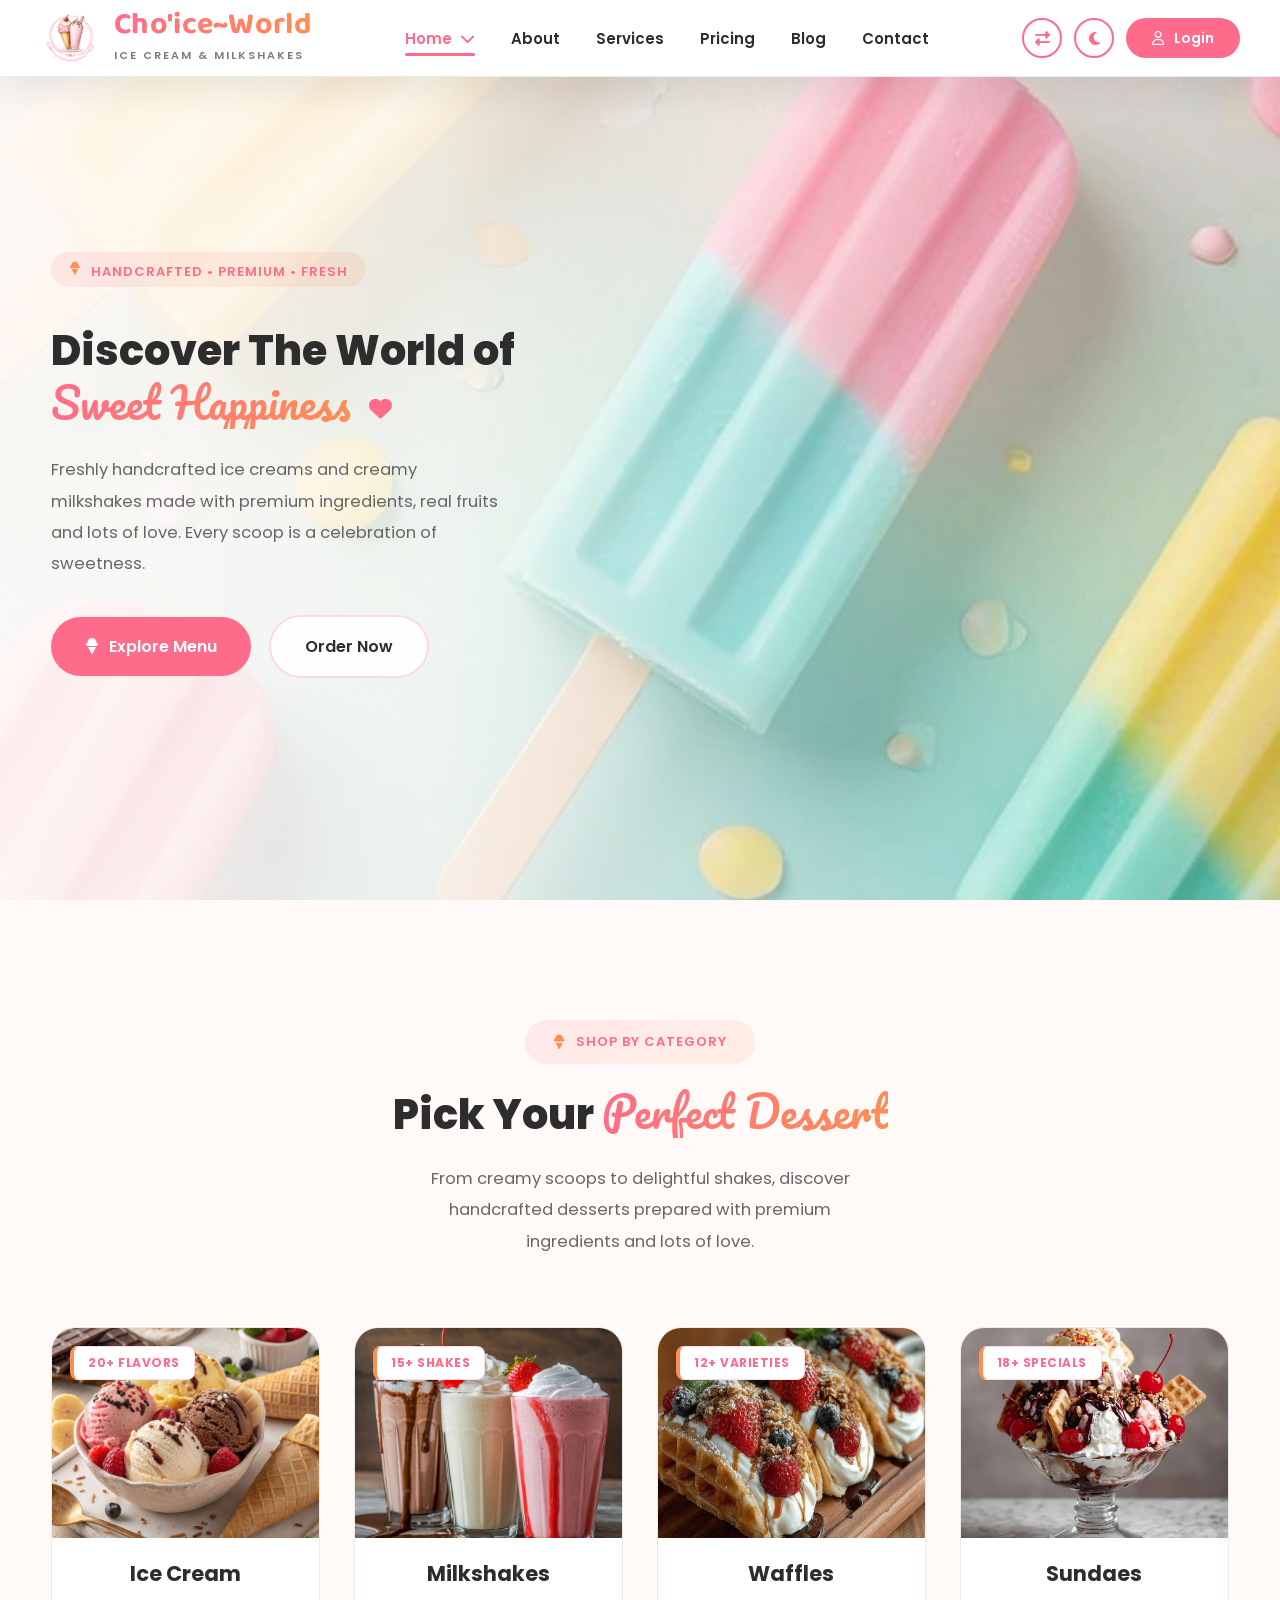
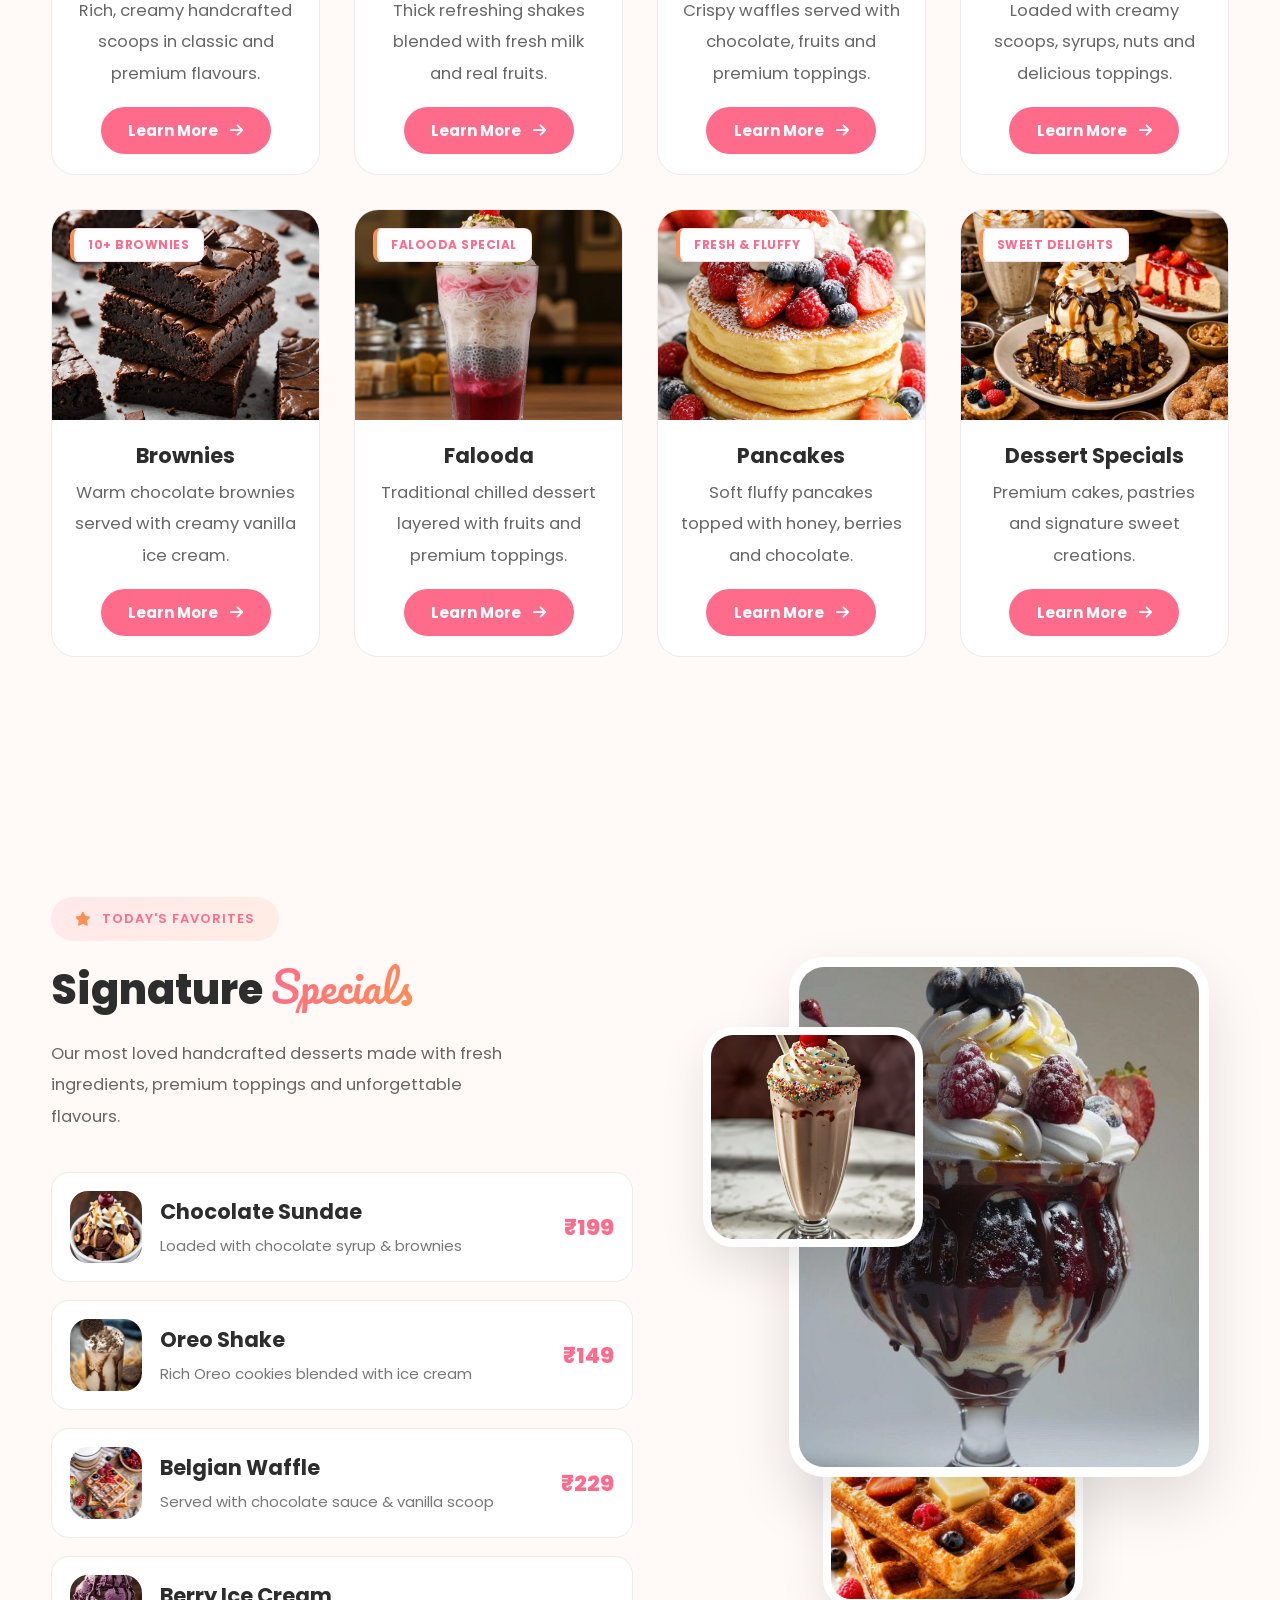
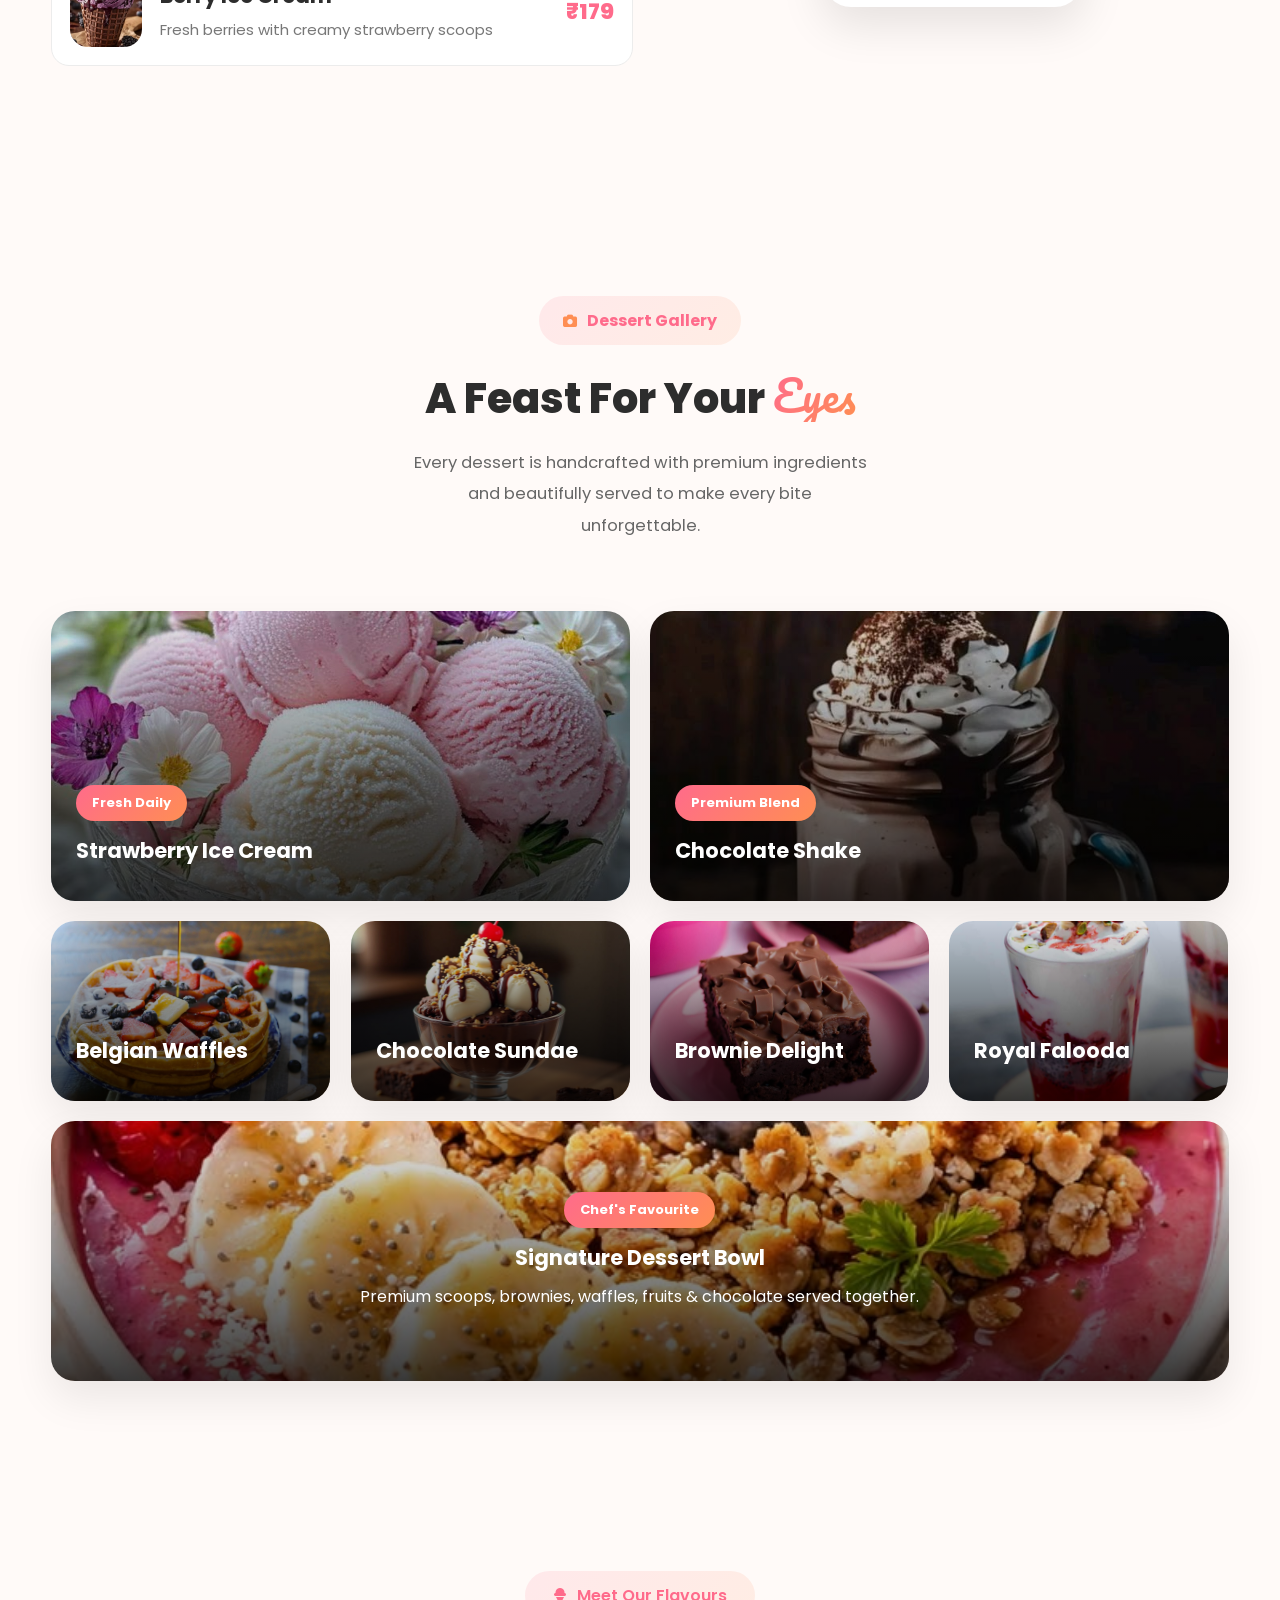
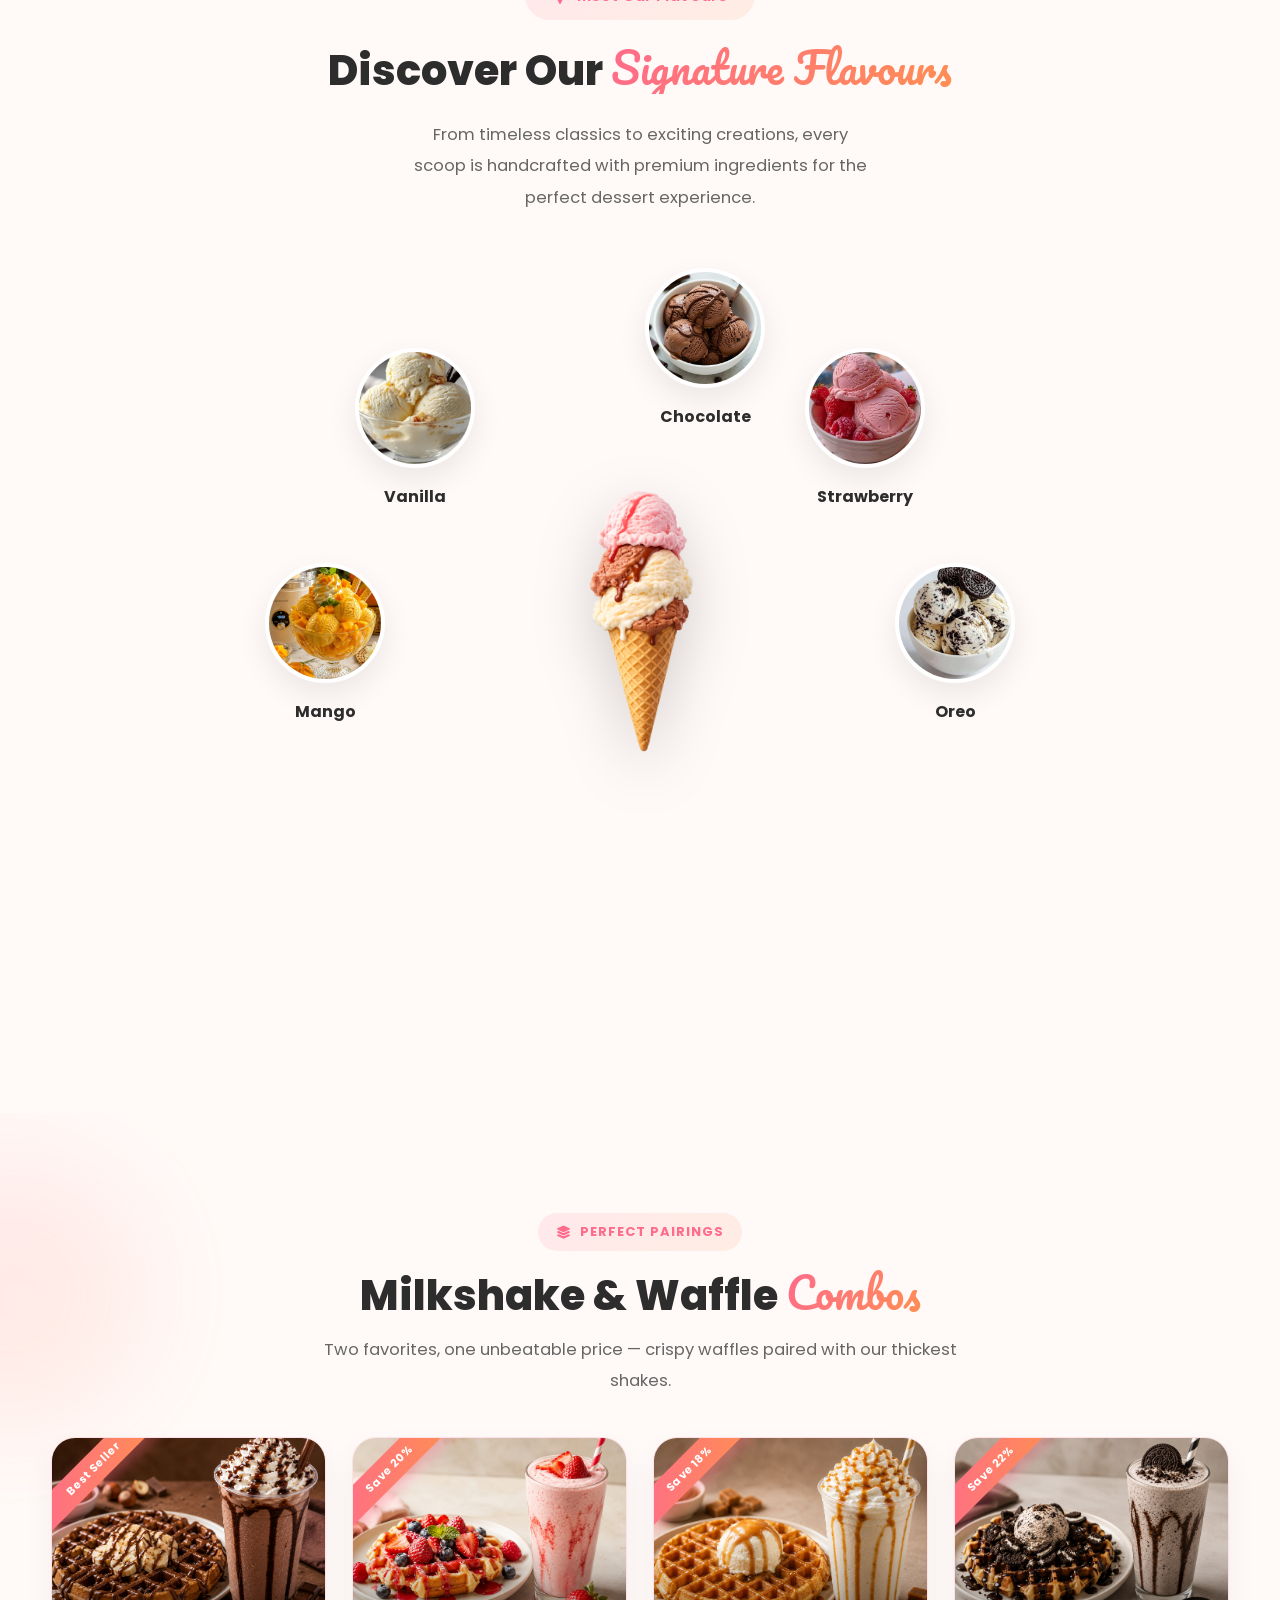
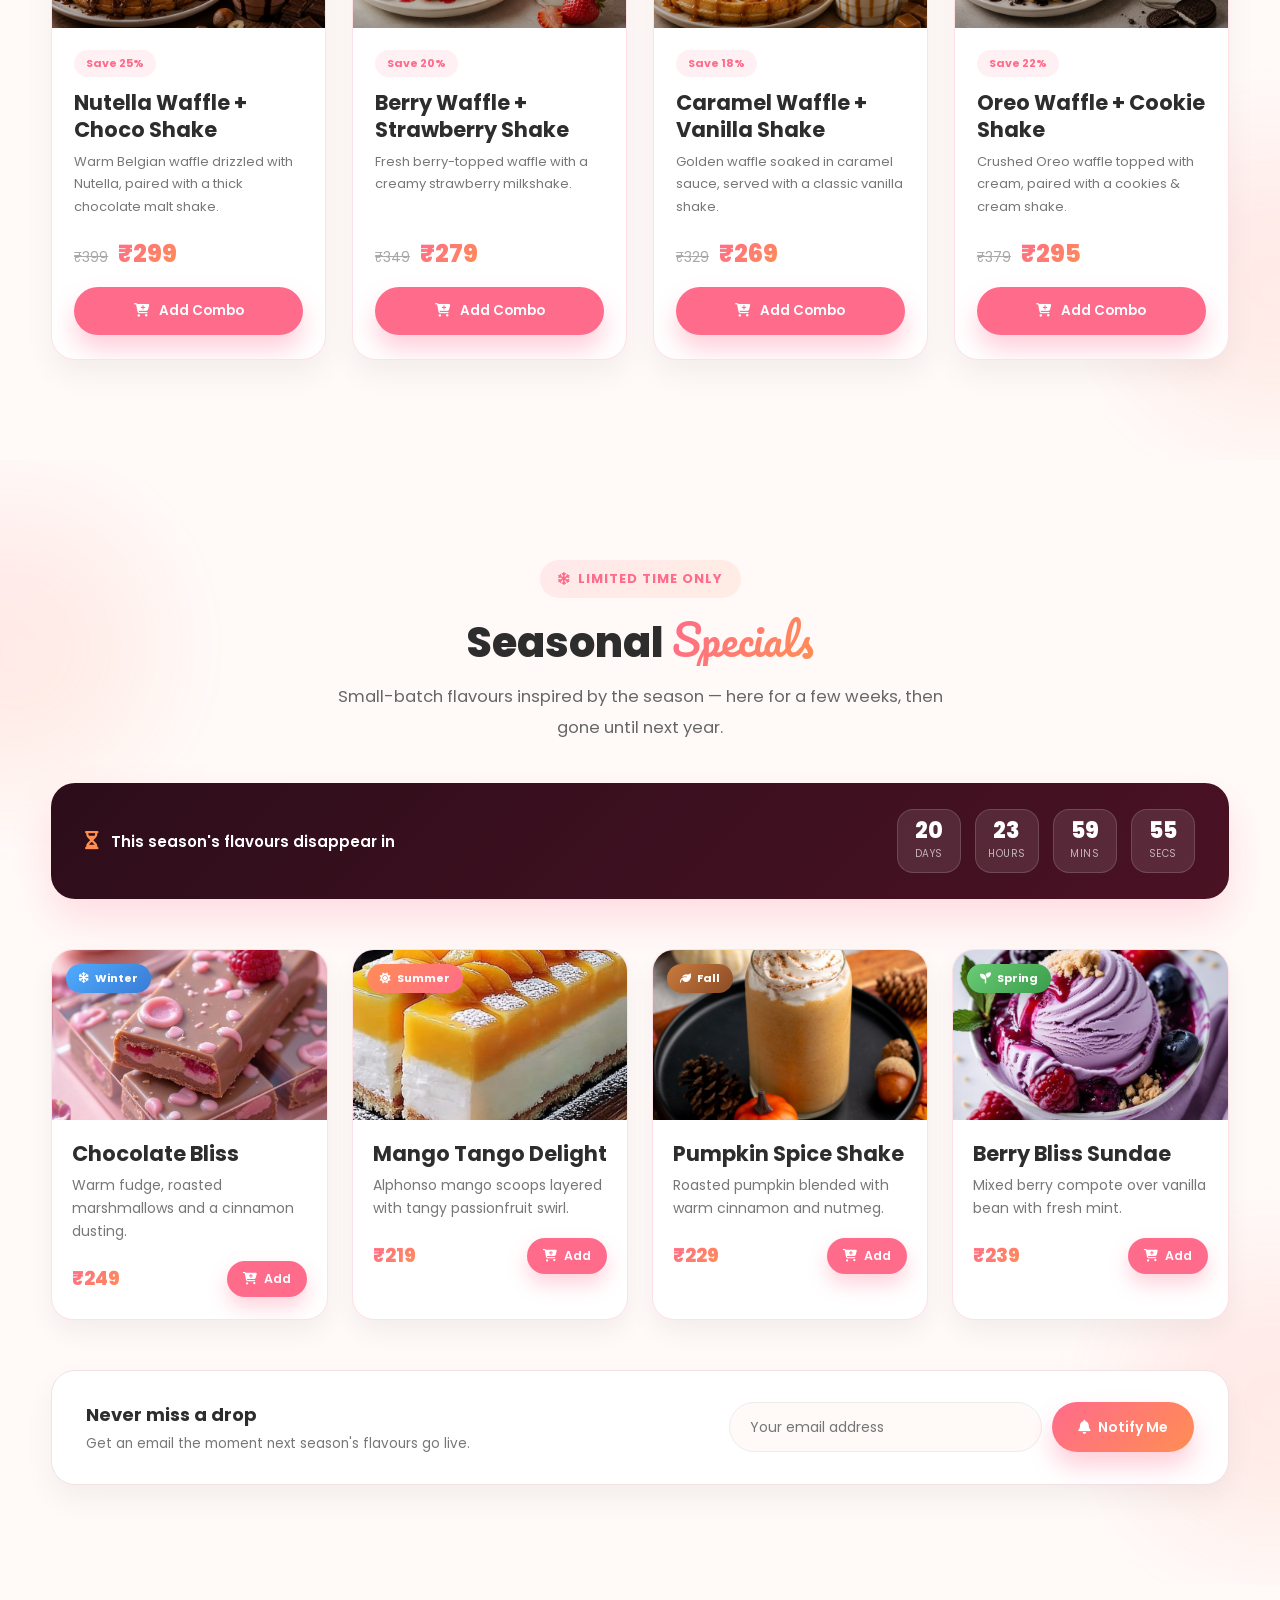
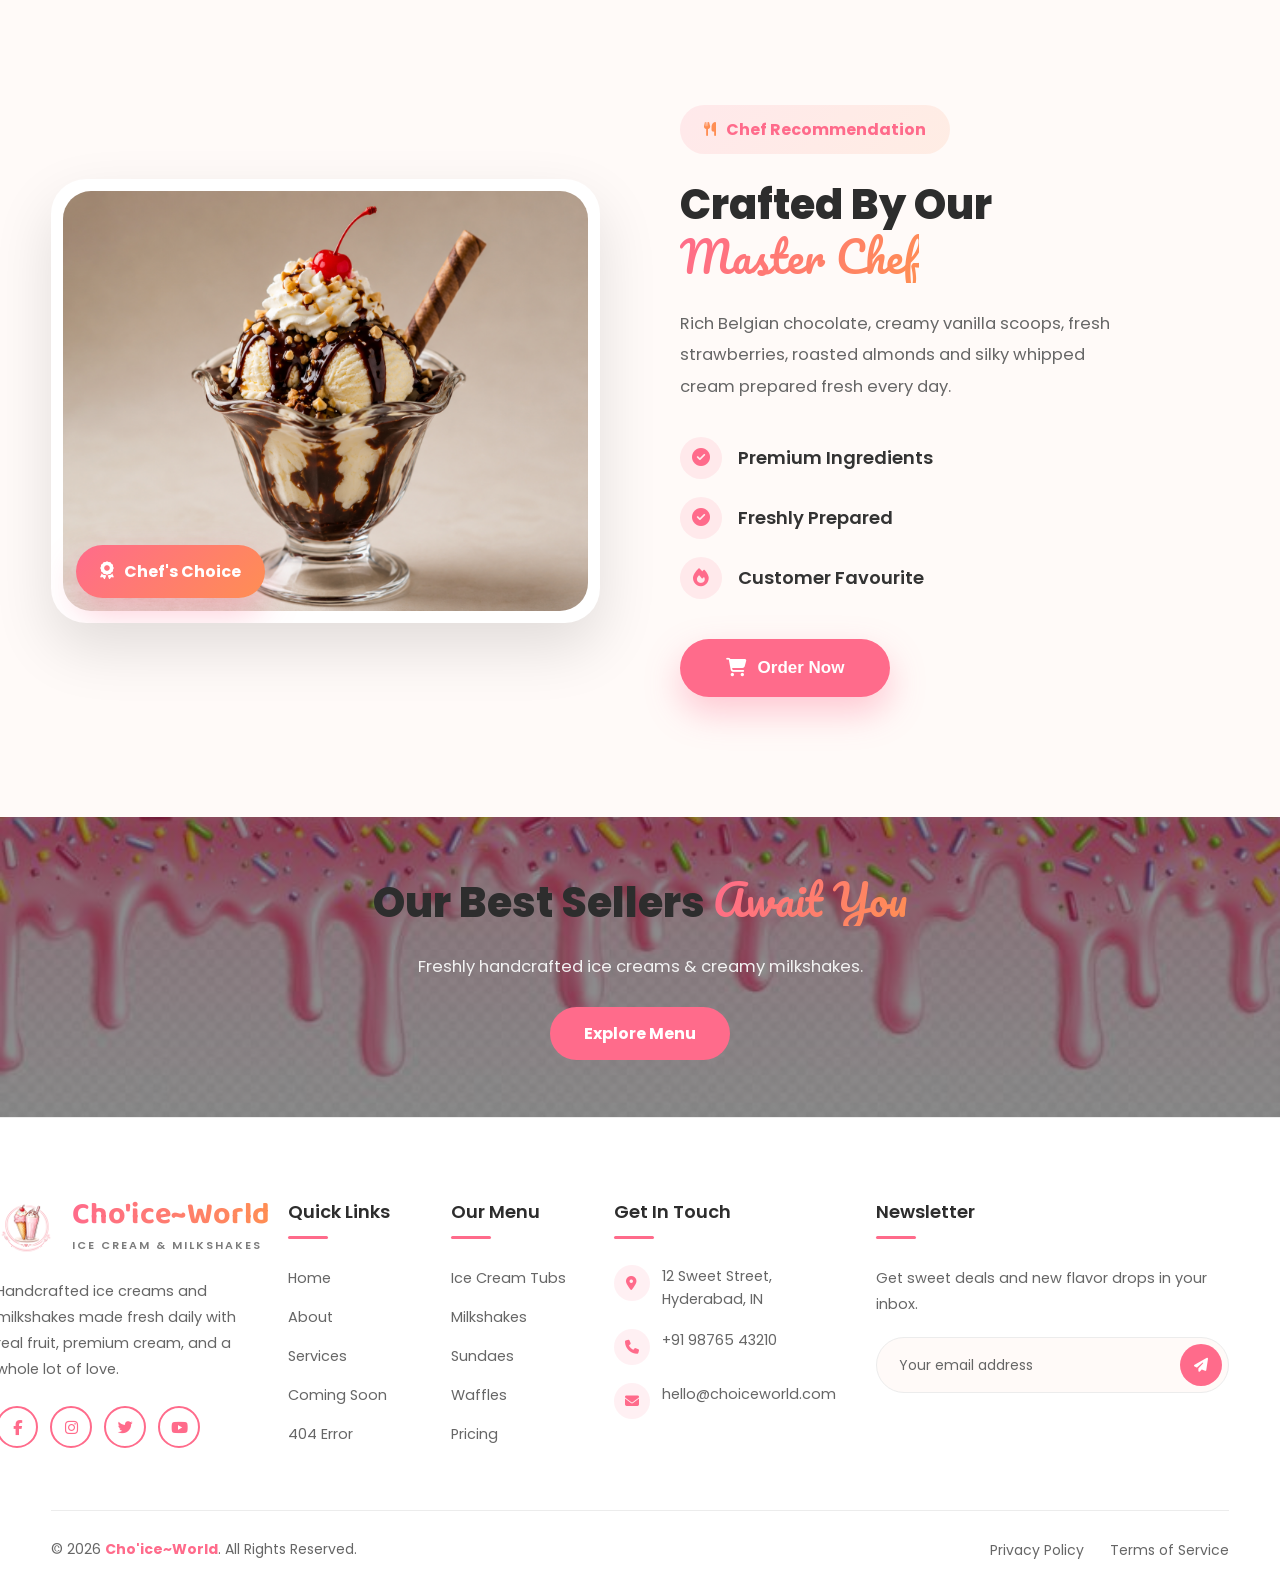
<file: home-2/home-2.html>
<!DOCTYPE html>
<html lang="en" dir="ltr" data-theme="light">

<head>

<meta charset="UTF-8">
<meta name="viewport" content="width=device-width, initial-scale=1.0">

<title>Cho'ice~World</title>
 <link rel="icon" type="image/x-icon" href="/images/Logo.png">
<link rel="preconnect" href="https://fonts.googleapis.com">
<link rel="preconnect" href="https://fonts.gstatic.com" crossorigin>

<link href="https://fonts.googleapis.com/css2?family=Poppins:wght@300;400;500;600;700;800&family=Baloo+2:wght@500;600;700&family=Pacifico&family=Lobster&display=swap" rel="stylesheet">


<link rel="stylesheet" href="https://cdn.jsdelivr.net/npm/swiper@11/swiper-bundle.min.css">


<link rel="stylesheet" href="https://cdnjs.cloudflare.com/ajax/libs/font-awesome/6.7.2/css/all.min.css">
<link rel="stylesheet" href="/home-2/home.css">
<link rel="stylesheet" href="/nav.css">
<link rel="stylesheet" href="/footer.css">

</head>

<body>

<header class="header">

    <div class="container">

        <nav class="navbar">

            <!-- Logo -->
            <a href="/index.html" class="logo">

                <img src="/images/Logo.png" alt="Cho'ice~World">

                <div class="logo-text">
                    <h2>Cho'ice~World</h2>
                    <span>Ice Cream & Milkshakes</span>
                </div>

            </a>

            <!-- Navigation -->
            <ul class="nav-menu">

                <li class="dropdown">

                    <a href="/index.html" class="active">
                        Home
                        <i class="fa-solid fa-chevron-down"></i>
                    </a>

                    <ul class="dropdown-menu">
                        <li><a href="/index.html">Home Classic</a></li>
                        <li><a href="/home-2/home-2.html">Home Modern</a></li>
                    </ul>

                </li>

                <li><a href="/about/about.html">About</a></li>

                <li><a href="/Services.html">Services</a></li>

                <li><a href="/pricing/pricing.html">Pricing</a></li>

                <li><a href="/Blog.html">Blog</a></li>

                <li><a href="/contact/contact.html">Contact</a></li>

                <!-- Mobile Login -->
                <li class="mobile-login">
                    <a href="/login.html">
                        <i class="fa-regular fa-user"></i>
                        Login
                    </a>
                </li>

            </ul>

            <!-- Right Side -->
            <div class="nav-actions">

                <button id="rtlBtn" class="icon-btn">
                    <i class="fa-solid fa-right-left"></i>
                </button>

                <button id="themeBtn" class="icon-btn">
                    <i class="fa-solid fa-moon"></i>
                </button>

                <!-- Desktop Login -->
                <a href="/login.html" class="login-btn">
                    <i class="fa-regular fa-user"></i>
                    Login
                </a>

                <div class="hamburger">
                    <span></span>
                    <span></span>
                    <span></span>
                </div>

            </div>

        </nav>

    </div>

</header>



<section class="hero-two">

    <div class="hero-overlay"></div>

    <div class="container">

        <div class="hero-two-content">

            <span class="hero-badge reveal-top">
                <i class="fa-solid fa-ice-cream"></i>
                Handcrafted • Premium • Fresh
            </span>
<h1 class="hero-title">
    Discover The World of
    <br>

    <span class="hero-script gradient-text">
        Sweet Happiness
    </span>

    <i class="fa-solid fa-heart hero-heart"></i>
</h1>

            <p class="hero-desc reveal-right">
                Freshly handcrafted ice creams and creamy milkshakes
                made with premium ingredients, real fruits and lots of
                love. Every scoop is a celebration of sweetness.
            </p>

            <div class="hero-buttons reveal-bottom">

                <a href="#favorites" class="btn-primary">
                    <i class="fa-solid fa-ice-cream"></i>
                    Explore Menu
                </a>

                <a href="/login.html" class="btn-outline">
                    Order Now
                </a>

            </div>

        </div>

    </div>

</section>


<section class="shop-category section">

    <div class="container">

     

        <div class="shop-heading">

            <span class="shop-tag">

                <i class="fa-solid fa-ice-cream"></i>

                Shop By Category

            </span>

<h2>
    Pick Your
    <span class="gradient-text">Perfect Dessert</span>
</h2>

            <p>

                From creamy scoops to delightful shakes, discover handcrafted desserts prepared with premium ingredients and lots of love.

            </p>

            <div class="shop-divider"></div>

        </div>

  

        <div class="shop-grid">

           

            <article class="shop-card fade-up">

                <span class="shop-badge">20+ Flavors</span>

                <div class="shop-image">

                    <img src="/images/category-icecream.png" alt="Ice Cream">

                </div>

                <div class="shop-content">

                    <h3>Ice Cream</h3>

                    <p>

                        Rich, creamy handcrafted scoops in classic and premium flavours.

                    </p>

        <a href="/ServiceDetails.html?service=tubs" class="shop-btn">
    Learn More
    <i class="fa-solid fa-arrow-right"></i>
</a>

                </div>

            </article>

           

            <article class="shop-card fade-up">

                <span class="shop-badge">15+ Shakes</span>

                <div class="shop-image">

                    <img src="/images/category-milkshake.png" alt="Milkshakes">

                </div>

                <div class="shop-content">

                    <h3>Milkshakes</h3>

                    <p>

                        Thick refreshing shakes blended with fresh milk and real fruits.

                    </p>

        <a href="/ServiceDetails.html?service=milkshakes" class="shop-btn">
    Learn More
    <i class="fa-solid fa-arrow-right"></i>
</a>

                </div>

            </article>

       

            <article class="shop-card fade-up">

                <span class="shop-badge">12+ Varieties</span>

                <div class="shop-image">

                    <img src="/images/category-waffle.png" alt="Waffles">

                </div>

                <div class="shop-content">

                    <h3>Waffles</h3>

                    <p>

                        Crispy waffles served with chocolate, fruits and premium toppings.

                    </p>

                         <a href="/ServiceDetails.html?service=waffles" class="shop-btn">
    Learn More
    <i class="fa-solid fa-arrow-right"></i>
</a>

                </div>

            </article>

        

            <article class="shop-card fade-up">

                <span class="shop-badge">18+ Specials</span>

                <div class="shop-image">

                    <img src="/images/category-sundae.png" alt="Sundaes">

                </div>

                <div class="shop-content">

                    <h3>Sundaes</h3>

                    <p>

                        Loaded with creamy scoops, syrups, nuts and delicious toppings.

                    </p>

                          <a href="/ServiceDetails.html?service=sundaes" class="shop-btn">
    Learn More
    <i class="fa-solid fa-arrow-right"></i>
</a>

                </div>

            </article>

         

            <article class="shop-card fade-up">

                <span class="shop-badge">10+ Brownies</span>

                <div class="shop-image">

                    <img src="/images/category-brownie.png" alt="Brownies">

                </div>

                <div class="shop-content">

                    <h3>Brownies</h3>

                    <p>

                        Warm chocolate brownies served with creamy vanilla ice cream.

                    </p>

                           <a href="/ServiceDetails.html" class="shop-btn">
    Learn More
    <i class="fa-solid fa-arrow-right"></i>
</a>

                </div>

            </article>

          

            <article class="shop-card fade-up">

                <span class="shop-badge">Falooda Special</span>

                <div class="shop-image">

                    <img src="/images/category-falooda.png" alt="Falooda">

                </div>

                <div class="shop-content">

                    <h3>Falooda</h3>

                    <p>

                        Traditional chilled dessert layered with fruits and premium toppings.

                    </p>

                           <a href="/ServiceDetails.html" class="shop-btn">
    Learn More
    <i class="fa-solid fa-arrow-right"></i>
</a>

                </div>

            </article>

          

            <article class="shop-card fade-up">

                <span class="shop-badge">Fresh & Fluffy</span>

                <div class="shop-image">

                    <img src="/images/category-pancake.png" alt="Pancakes">

                </div>

                <div class="shop-content">

                    <h3>Pancakes</h3>

                    <p>

                        Soft fluffy pancakes topped with honey, berries and chocolate.

                    </p>

                          <a href="/ServiceDetails.html" class="shop-btn">
   Learn More
    <i class="fa-solid fa-arrow-right"></i>
</a>

                </div>

            </article>

         

            <article class="shop-card fade-up">

                <span class="shop-badge">Sweet Delights</span>

                <div class="shop-image">

                    <img src="/images/category-dessert.png" alt="Dessert">

                </div>

                <div class="shop-content">

                    <h3>Dessert Specials</h3>

                    <p>

                        Premium cakes, pastries and signature sweet creations.

                    </p>

                 <a href="/ServiceDetails.html" class="shop-btn">
    Learn More
    <i class="fa-solid fa-arrow-right"></i>
</a>

                </div>

            </article>

        </div>

    </div>

</section>





<section id="favorites" class="favorites-section section">

    <div class="container">

        <div class="favorites-wrapper">

     

            <div class="favorites-content fade-up">

                <span class="section-tag">
                    <i class="fa-solid fa-star"></i>
                    Today's Favorites
                </span>

                <h2>
                    Signature
                    <span class="gradient-text">Specials</span>
                </h2>

                <p>
                    Our most loved handcrafted desserts made with fresh ingredients,
                    premium toppings and unforgettable flavours.
                </p>

                <div class="favorites-menu">

                 

                    <div class="favorite-item">

                        <div class="favorite-thumb">

                            <img src="/images/menu-1.png" alt="Chocolate Sundae">

                        </div>

                        <div class="favorite-info">

                            <h4>Chocolate Sundae</h4>

                            <span>Loaded with chocolate syrup & brownies</span>

                        </div>

                        <div class="favorite-price">

                            ₹199

                        </div>

                    </div>

                 

                    <div class="favorite-item">

                        <div class="favorite-thumb">

                            <img src="/images/menu-2.png" alt="Oreo Shake">

                        </div>

                        <div class="favorite-info">

                            <h4>Oreo Shake</h4>

                            <span>Rich Oreo cookies blended with ice cream</span>

                        </div>

                        <div class="favorite-price">

                            ₹149

                        </div>

                    </div>

                 

                    <div class="favorite-item">

                        <div class="favorite-thumb">

                            <img src="/images/menu-3.png" alt="Belgian Waffle">

                        </div>

                        <div class="favorite-info">

                            <h4>Belgian Waffle</h4>

                            <span>Served with chocolate sauce & vanilla scoop</span>

                        </div>

                        <div class="favorite-price">

                            ₹229

                        </div>

                    </div>

                   

                    <div class="favorite-item">

                        <div class="favorite-thumb">

                            <img src="/images/menu-4.png" alt="Berry Ice Cream">

                        </div>

                        <div class="favorite-info">

                            <h4>Berry Ice Cream</h4>

                            <span>Fresh berries with creamy strawberry scoops</span>

                        </div>

                        <div class="favorite-price">

                            ₹179

                        </div>

                    </div>

                </div>


            </div>

          

            <div class="favorites-gallery fade-up">

                <div class="gallery-large">

                    <img src="/images/signature-sundae.png" alt="Signature Sundae">

                </div>

                <div class="gallery-small">

                    <img src="/images/signature-shake.png" alt="Milkshake">

                </div>

                <div class="gallery-bottom">

                    <img src="/images/signature-waffle.png" alt="Belgian Waffle">

                </div>

           

            

            </div>

        </div>

    </div>

</section>





<section class="dessert-gallery section">

    <div class="container">

   

        <div class="gallery-heading fade-up">

            <span class="section-tag">

                <i class="fa-solid fa-camera"></i>

                Dessert Gallery

            </span>

            <h2>

                A Feast For Your

                <span class="gradient-text">Eyes</span>

            </h2>

            <p>

                Every dessert is handcrafted with premium ingredients
                and beautifully served to make every bite unforgettable.

            </p>

        </div>

     

        <div class="gallery-grid">

         

            <article class="gallery-card icecream fade-left">

                <img src="/images/gallery-icecream.png" alt="Ice Cream">

                <div class="gallery-overlay">

                    <span>Fresh Daily</span>

                    <h3>Strawberry Ice Cream</h3>

                </div>

            </article>

        

            <article class="gallery-card milkshake fade-right">

                <img src="/images/gallery-milkshake.png" alt="Milkshake">

                <div class="gallery-overlay">

                    <span>Premium Blend</span>

                    <h3>Chocolate Shake</h3>

                </div>

            </article>

         

            <article class="gallery-card waffle fade-up">

                <img src="/images/gallery-waffle.png" alt="Waffles">

                <div class="gallery-overlay">

                    <h3>Belgian Waffles</h3>

                </div>

            </article>

          

            <article class="gallery-card sundae fade-down">

                <img src="/images/gallery-sundae.png" alt="Sundae">

                <div class="gallery-overlay">

                    <h3>Chocolate Sundae</h3>

                </div>

            </article>

           

            <article class="gallery-card brownie fade-up">

                <img src="/images/gallery-brownie.png" alt="Brownie">

                <div class="gallery-overlay">

                    <h3>Brownie Delight</h3>

                </div>

            </article>

          

            <article class="gallery-card falooda fade-down">

                <img src="/images/gallery-falooda.png" alt="Falooda">

                <div class="gallery-overlay">

                    <h3>Royal Falooda</h3>

                </div>

            </article>

       

            <article class="gallery-card signature fade-up">

                <img src="/images/gallery-signature.png" alt="Signature Dessert">

                <div class="gallery-overlay center">

                    <span>Chef's Favourite</span>

                    <h3>Signature Dessert Bowl</h3>

                    <p>
                        Premium scoops, brownies, waffles, fruits &
                        chocolate served together.
                    </p>

                </div>

            </article>

        </div>

    </div>

</section>



<section class="flavours section">

    <div class="container">

    

        <div class="flavours-heading fade-up">

            <span class="flavour-tag">
                <i class="fa-solid fa-ice-cream"></i>
                Meet Our Flavours
            </span>

            <h2>
                Discover Our
                <span class="gradient-text">Signature Flavours</span>
            </h2>

            <p>
                From timeless classics to exciting creations, every scoop is handcrafted
                with premium ingredients for the perfect dessert experience.
            </p>

        </div>

   

        <div class="flavour-circle">

     

            <div class="center-cone zoom-in">
                <img src="/images/flavour-center.png" alt="Ice Cream Cone">
            </div>

         

            <div class="flavour-item chocolate fade-left">

                <div class="flavour-img">
                    <img src="/images/flavour-chocolate.png" alt="Chocolate">
                </div>

                <h4>Chocolate</h4>

            </div>

         

            <div class="flavour-item strawberry fade-right">

                <div class="flavour-img">
                    <img src="/images/flavour-strawberry.png" alt="Strawberry">
                </div>

                <h4>Strawberry</h4>

            </div>

        

            <div class="flavour-item vanilla fade-left">

                <div class="flavour-img">
                    <img src="/images/flavour-vanilla.png" alt="Vanilla">
                </div>

                <h4>Vanilla</h4>

            </div>

           

            <div class="flavour-item mango fade-left">

                <div class="flavour-img">
                    <img src="/images/flavour-mango.png" alt="Mango">
                </div>

                <h4>Mango</h4>

            </div>

          

            <div class="flavour-item oreo fade-right">

                <div class="flavour-img">
                    <img src="/images/flavour-oreo.png" alt="Oreo">
                </div>

                <h4>Oreo</h4>

            </div>

         

            <div class="flavour-item blueberry fade-left">

                <div class="flavour-img">
                    <img src="/images/flavour-blueberry.png" alt="Blueberry">
                </div>

                <h4>Blueberry</h4>

            </div>

          

            <div class="flavour-item butter fade-right">

                <div class="flavour-img">
                    <img src="/images/flavour-butterscotch.png" alt="Butterscotch">
                </div>

                <h4>Butterscotch</h4>

            </div>

      

            <div class="flavour-item forest fade-up">

                <div class="flavour-img">
                    <img src="/images/flavour-blackforest.png" alt="Black Forest">
                </div>

                <h4>Black Forest</h4>

            </div>

        </div>

    </div>

</section>



<section class="combos" id="combos">

    <span class="combo-blob blob-l"></span>
    <span class="combo-blob blob-r"></span>

    <div class="container combos-inner">

        <div class="section-heading">
            <span class="sh-eyebrow"><i class="fa-solid fa-layer-group"></i> Perfect Pairings</span>
            <h2 class="sh-title">Milkshake & Waffle <span>Combos</span></h2>
            <p class="sh-sub">Two favorites, one unbeatable price — crispy waffles paired with our thickest shakes.</p>
        </div>

        <div class="combo-grid">

           
            <a href="#" class="combo-card featured reveal-up">
                <span class="combo-ribbon">Best Seller</span>
                <div class="combo-img-wrap">
                    <img src="/images/Nutella Waffle & Choco Shake Combo.png" alt="Nutella Waffle & Choco Shake Combo">
                </div>
                <div class="combo-content">
                    <span class="combo-discount">Save 25%</span>
                    <h3>Nutella Waffle + Choco Shake</h3>
                    <p>Warm Belgian waffle drizzled with Nutella, paired with a thick chocolate malt shake.</p>

                    <div class="combo-price-row">
                        <span class="combo-price-old">&#8377;399</span>
                        <span class="combo-price-new">&#8377;299</span>
                    </div>

                    <button class="combo-add-btn" data-name="Nutella Waffle + Choco Shake" data-price="299">
                        <i class="fa-solid fa-cart-plus"></i> Add Combo
                    </button>
                </div>
            </a>

         
            <a href="#" class="combo-card reveal-up">
                <span class="combo-ribbon">Save 20%</span>
                <div class="combo-img-wrap">
                    <img src="/images/Berry Waffle + Strawberry Shake.png" alt="Berry Waffle & Strawberry Shake Combo">
                </div>
                <div class="combo-content">
                    <span class="combo-discount">Save 20%</span>
                    <h3>Berry Waffle + Strawberry Shake</h3>
                    <p>Fresh berry-topped waffle with a creamy strawberry milkshake.</p>

                    <div class="combo-price-row">
                        <span class="combo-price-old">&#8377;349</span>
                        <span class="combo-price-new">&#8377;279</span>
                    </div>

                    <button class="combo-add-btn" data-name="Berry Waffle + Strawberry Shake" data-price="279">
                        <i class="fa-solid fa-cart-plus"></i> Add Combo
                    </button>
                </div>
            </a>

          
            <a href="#" class="combo-card reveal-up">
                <span class="combo-ribbon">Save 18%</span>
                <div class="combo-img-wrap">
                    <img src="/images/Caramel Waffle + Vanilla Shake.png" alt="Caramel Waffle & Vanilla Shake Combo">
                </div>
                <div class="combo-content">
                    <span class="combo-discount">Save 18%</span>
                    <h3>Caramel Waffle + Vanilla Shake</h3>
                    <p>Golden waffle soaked in caramel sauce, served with a classic vanilla shake.</p>

                    <div class="combo-price-row">
                        <span class="combo-price-old">&#8377;329</span>
                        <span class="combo-price-new">&#8377;269</span>
                    </div>

                    <button class="combo-add-btn" data-name="Caramel Waffle + Vanilla Shake" data-price="269">
                        <i class="fa-solid fa-cart-plus"></i> Add Combo
                    </button>
                </div>
            </a>

          
            <a href="#" class="combo-card reveal-up">
                <span class="combo-ribbon">Save 22%</span>
                <div class="combo-img-wrap">
                    <img src="/images/Oreo Waffle + Cookie Shake.png" alt="Oreo Waffle & Cookie Shake Combo">
                </div>
                <div class="combo-content">
                    <span class="combo-discount">Save 22%</span>
                    <h3>Oreo Waffle + Cookie Shake</h3>
                    <p>Crushed Oreo waffle topped with cream, paired with a cookies & cream shake.</p>

                    <div class="combo-price-row">
                        <span class="combo-price-old">&#8377;379</span>
                        <span class="combo-price-new">&#8377;295</span>
                    </div>

                    <button class="combo-add-btn" data-name="Oreo Waffle + Cookie Shake" data-price="295">
                        <i class="fa-solid fa-cart-plus"></i> Add Combo
                    </button>
                </div>
            </a>

        </div>

    </div>

    <div class="combo-toast" id="comboToast">
        <i class="fa-solid fa-circle-check"></i>
        <div>
            <strong>Added to Cart!</strong>
            <p id="comboToastDetail">Combo · &#8377;0</p>
        </div>
        <button class="toast-close" id="comboToastClose"><i class="fa-solid fa-xmark"></i></button>
    </div>

</section>


<section class="seasonal" id="seasonal">

    <span class="seasonal-blob blob-l"></span>
    <span class="seasonal-blob blob-r"></span>

    <div class="container seasonal-inner">

        <div class="section-heading">
            <span class="sh-eyebrow"><i class="fa-solid fa-snowflake"></i> Limited Time Only</span>
            <h2 class="sh-title">Seasonal <span>Specials</span></h2>
            <p class="sh-sub">Small-batch flavours inspired by the season — here for a few weeks, then gone until next year.</p>
        </div>

       
        <div class="seasonal-countdown">
            <div class="countdown-text">
                <i class="fa-solid fa-hourglass-half"></i>
                <span>This season's flavours disappear in</span>
            </div>
            <div class="countdown-timer" id="countdownTimer">
                <div class="countdown-box">
                    <strong id="cd-days">00</strong>
                    <span>Days</span>
                </div>
                <div class="countdown-box">
                    <strong id="cd-hours">00</strong>
                    <span>Hours</span>
                </div>
                <div class="countdown-box">
                    <strong id="cd-mins">00</strong>
                    <span>Mins</span>
                </div>
                <div class="countdown-box">
                    <strong id="cd-secs">00</strong>
                    <span>Secs</span>
                </div>
            </div>
        </div>

    
        <div class="seasonal-grid">

            <a href="#" class="seasonal-card reveal-up">
                <span class="season-tag tag-winter"><i class="fa-solid fa-snowflake"></i> Winter</span>
                <div class="seasonal-img-wrap">
                    <img src="/images/Chocolate Bliss.png" alt="Hot Chocolate Fudge Sundae">
                </div>
                <div class="seasonal-content">
                <h3>Chocolate Bliss</h3>
                    <p>Warm fudge, roasted marshmallows and a cinnamon dusting.</p>
                    <div class="seasonal-price-row">
                        <span class="seasonal-price">&#8377;249</span>
                        <span class="seasonal-btn"><i class="fa-solid fa-cart-plus"></i> Add</span>
                    </div>
                </div>
            </a>

            <a href="#" class="seasonal-card reveal-up">
                <span class="season-tag tag-summer"><i class="fa-solid fa-sun"></i> Summer</span>
                <div class="seasonal-img-wrap">
                    <img src="/images/Mango Tango Delight.png" alt="Mango Tango Delight">
                </div>
                <div class="seasonal-content">
                    <h3>Mango Tango Delight</h3>
                    <p>Alphonso mango scoops layered with tangy passionfruit swirl.</p>
                    <div class="seasonal-price-row">
                        <span class="seasonal-price">&#8377;219</span>
                        <span class="seasonal-btn"><i class="fa-solid fa-cart-plus"></i> Add</span>
                    </div>
                </div>
            </a>

            <a href="#" class="seasonal-card reveal-up">
                <span class="season-tag tag-fall"><i class="fa-solid fa-leaf"></i> Fall</span>
                <div class="seasonal-img-wrap">
                    <img src="/images/Pumpkin Spice Shake.png" alt="Pumpkin Spice Shake">
                </div>
                <div class="seasonal-content">
                    <h3>Pumpkin Spice Shake</h3>
                    <p>Roasted pumpkin blended with warm cinnamon and nutmeg.</p>
                    <div class="seasonal-price-row">
                        <span class="seasonal-price">&#8377;229</span>
                        <span class="seasonal-btn"><i class="fa-solid fa-cart-plus"></i> Add</span>
                    </div>
                </div>
            </a>

            <a href="#" class="seasonal-card reveal-up">
                <span class="season-tag tag-spring"><i class="fa-solid fa-seedling"></i> Spring</span>
                <div class="seasonal-img-wrap">
                    <img src="/images/Berry Bliss Sundae.png" alt="Berry Bliss Sundae">
                </div>
                <div class="seasonal-content">
                    <h3>Berry Bliss Sundae</h3>
                    <p>Mixed berry compote over vanilla bean with fresh mint.</p>
                    <div class="seasonal-price-row">
                        <span class="seasonal-price">&#8377;239</span>
                        <span class="seasonal-btn"><i class="fa-solid fa-cart-plus"></i> Add</span>
                    </div>
                </div>
            </a>

        </div>

        
        <div class="seasonal-notify">
            <div class="notify-text">
                <h4>Never miss a drop</h4>
                <p>Get an email the moment next season's flavours go live.</p>
            </div>
            <form class="notify-form" id="notifyForm">
                <input type="email" placeholder="Your email address" required>
                <button type="submit"><i class="fa-solid fa-bell"></i> Notify Me</button>
            </form>
        </div>

    </div>

    <div class="seasonal-toast" id="seasonalToast">
        <i class="fa-solid fa-circle-check"></i>
        <div>
            <strong id="seasonalToastTitle">Added to Cart!</strong>
            <p id="seasonalToastDetail">Hot Chocolate Fudge Sundae · &#8377;249</p>
        </div>
        <button class="toast-close" id="seasonalToastClose"><i class="fa-solid fa-xmark"></i></button>
    </div>

</section>





<section class="chef-section">

    <div class="container">

        <div class="chef-wrapper">

      

            <div class="chef-image fade-left">

                <div class="chef-image-box">

                    <img src="/images/chef-special.png" alt="Royal Sundae">

                    <div class="chef-badge">

                        <i class="fa-solid fa-award"></i>

                        Chef's Choice

                    </div>

                </div>

            </div>

       

            <div class="chef-content fade-right">

                <span class="section-tag">

                    <i class="fa-solid fa-utensils"></i>

                    Chef Recommendation

                </span>

                <h2>

                    Crafted By Our

                    <span class="gradient-text">

                        Master Chef

                    </span>

                </h2>

                <p>

                    Rich Belgian chocolate, creamy vanilla scoops,

                    fresh strawberries, roasted almonds and silky

                    whipped cream prepared fresh every day.

                </p>

                <ul class="chef-features">

                    <li>

                        <i class="fa-solid fa-circle-check"></i>

                        Premium Ingredients

                    </li>

                    <li>

                        <i class="fa-solid fa-circle-check"></i>

                        Freshly Prepared

                    </li>

                    <li>

                        <i class="fa-solid fa-fire"></i>

                        Customer Favourite

                    </li>

                </ul>

                <button class="chef-btn" id="orderBtn">

                    <i class="fa-solid fa-cart-shopping"></i>

                    Order Now

                </button>

            </div>

        </div>

    </div>

</section>



<div class="order-popup" id="orderPopup">

    <div class="popup-box">

        <button class="popup-close" id="closePopup">

            <i class="fa-solid fa-xmark"></i>

        </button>

        <img src="/images/chef-special.png" alt="Royal Sundae">

        <h3>

            Signature Royal Sundae

        </h3>

        <p>

            Freshly handcrafted with premium ingredients.

        </p>

        <div class="popup-qty">

            <button id="minusQty">

                -

            </button>

            <span id="qty">

                1

            </span>

            <button id="plusQty">

                +

            </button>

        </div>

        <button class="popup-confirm" id="confirmOrder">

            <i class="fa-solid fa-bag-shopping"></i>

            Confirm Order

        </button>

    </div>

</div>



<div class="success-popup" id="successPopup">

    <div class="success-box">

        <i class="fa-solid fa-circle-check"></i>

        <h3>

            Order Placed!

        </h3>

        <p>

            Thank you for choosing Cho'ice~World 

        </p>

    </div>

</div>


<section class="mini-cta">

    <div class="mini-cta-overlay"></div>

    <div class="container">

        <div class="mini-cta-content">

            <h2>
                Our Best Sellers
                <span class="gradient-text">Await You</span>
            </h2>

            <p>
                Freshly handcrafted ice creams & creamy milkshakes.
            </p>

            <a href="#favorites" class="mini-cta-btn">
                Explore Menu
            </a>

        </div>

    </div>

</section>





<footer class="footer">

    <div class="container">

        <div class="footer-top">

            <div class="footer-col footer-brand">

                <a href="/index.html" class="logo">

                    <img src="/images/Logo.png" alt="Cho'ice~World">

                    <div class="logo-text">
                        <h2>Cho'ice~World</h2>
                        <span>Ice Cream & Milkshakes</span>
                    </div>

                </a>

                <p class="footer-desc">
                    Handcrafted ice creams and milkshakes made fresh daily with
                    real fruit, premium cream, and a whole lot of love.
                </p>

                <ul class="footer-social">
                    <li><a href="#"><i class="fa-brands fa-facebook-f"></i></a></li>
                    <li><a href="#"><i class="fa-brands fa-instagram"></i></a></li>
                    <li><a href="#"><i class="fa-brands fa-twitter"></i></a></li>
                    <li><a href="#"><i class="fa-brands fa-youtube"></i></a></li>
                </ul>

            </div>

        
            <div class="footer-col">

                <h3>Quick Links</h3>

                <ul class="footer-links">
                    <li><a href="/home-2/home-2.html">Home</a></li>
                    <li><a href="/about/about.html">About</a></li>
                    <li><a href="/Services.html">Services</a></li>
                        <li><a href="/comingsoon/comingsoon.html">Coming Soon</a></li>
                    <li><a href="/error404/error404.html">404 Error</a></li>
                </ul>

            </div>

          
            <div class="footer-col">

                <h3>Our Menu</h3>

                <ul class="footer-links">
                    <li><a href="/ServiceDetails.html?service=tubs">Ice Cream Tubs</a></li>
                    <li><a href="/ServiceDetails.html?service=milkshakes">Milkshakes</a></li>
                    <li><a href="/ServiceDetails.html?service=sundaes">Sundaes</a></li>
                    <li><a href="/ServiceDetails.html?service=waffles">Waffles</a></li>
                    <li><a href="/pricing/pricing.html">Pricing</a></li>
                </ul>

            </div>

            
            <div class="footer-col">

                <h3>Get In Touch</h3>

                <ul class="footer-contact">
                    <li>
                        <i class="fa-solid fa-location-dot"></i>
                        <span>12 Sweet Street, Hyderabad, IN</span>
                    </li>
                    <li>
                        <i class="fa-solid fa-phone"></i>
                        <span>+91 98765 43210</span>
                    </li>
                    <li>
                        <i class="fa-solid fa-envelope"></i>
                        <span>hello@choiceworld.com</span>
                    </li>
                </ul>

            </div>

           
            <div class="footer-col footer-newsletter">

                <h3>Newsletter</h3>

                <p>Get sweet deals and new flavor drops in your inbox.</p>

                <form class="newsletter-form" id="newsletterForm">

                    <input type="email" placeholder="Your email address" required>

                    <button type="submit">
                        <i class="fa-solid fa-paper-plane"></i>
                    </button>

                </form>

                <p class="newsletter-msg" id="newsletterMsg"></p>

            </div>

        </div>

        <div class="footer-bottom">

            <p class="copyright">
                &copy; <span id="year"></span> <strong>Cho'ice~World</strong>. All Rights Reserved.
            </p>

            <ul class="footer-bottom-links">
                <li><a href="/privacy/privacy.html">Privacy Policy</a></li>
                <li><a href="/privacy/privacy.html">Terms of Service</a></li>
            </ul>

        </div>

    </div>

  
    <button id="backToTop" class="back-to-top" aria-label="Back to top">
        <i class="fa-solid fa-arrow-up"></i>
    </button>

</footer>

<script src="https://cdn.jsdelivr.net/npm/swiper@11/swiper-bundle.min.js"></script>
<script src="/footer.js"></script>
<script src="/home-2/home.js"></script>
 <script src="/nav.js"></script>

    </body>
    </html>
</file>
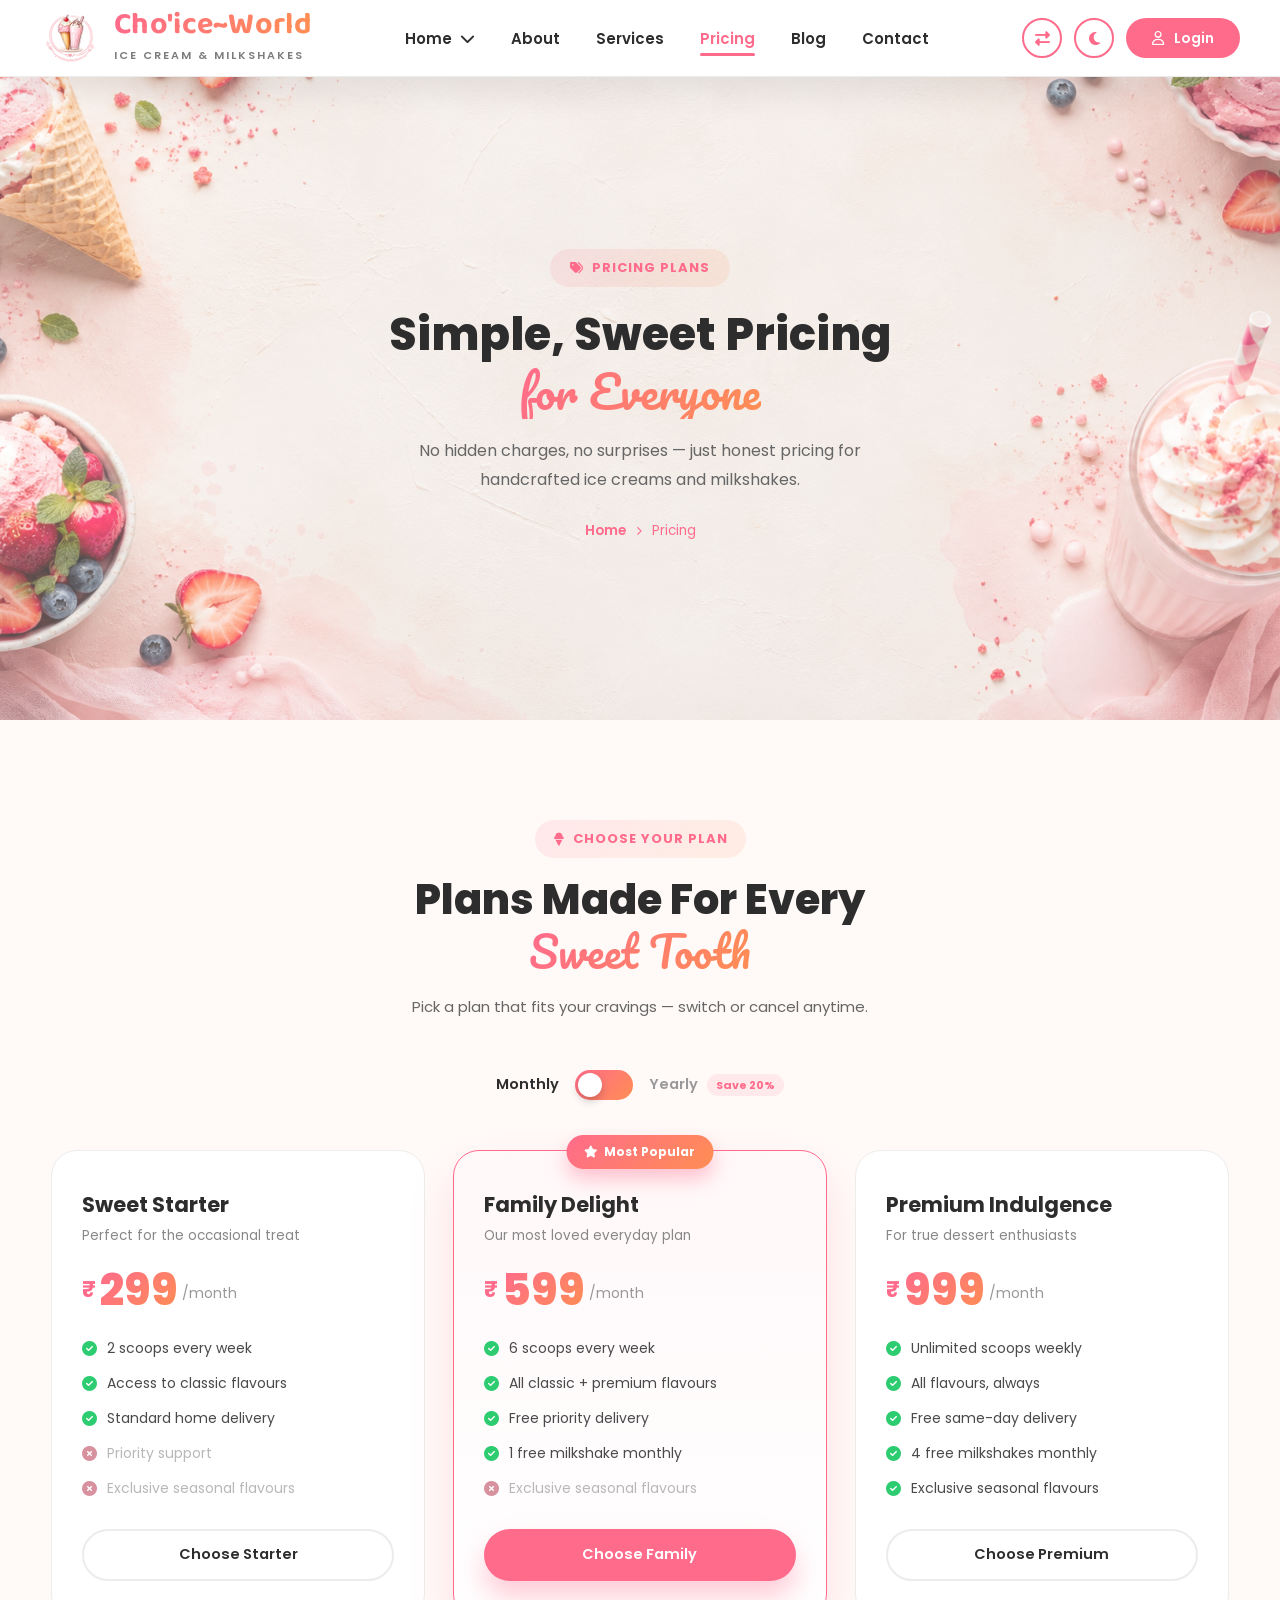
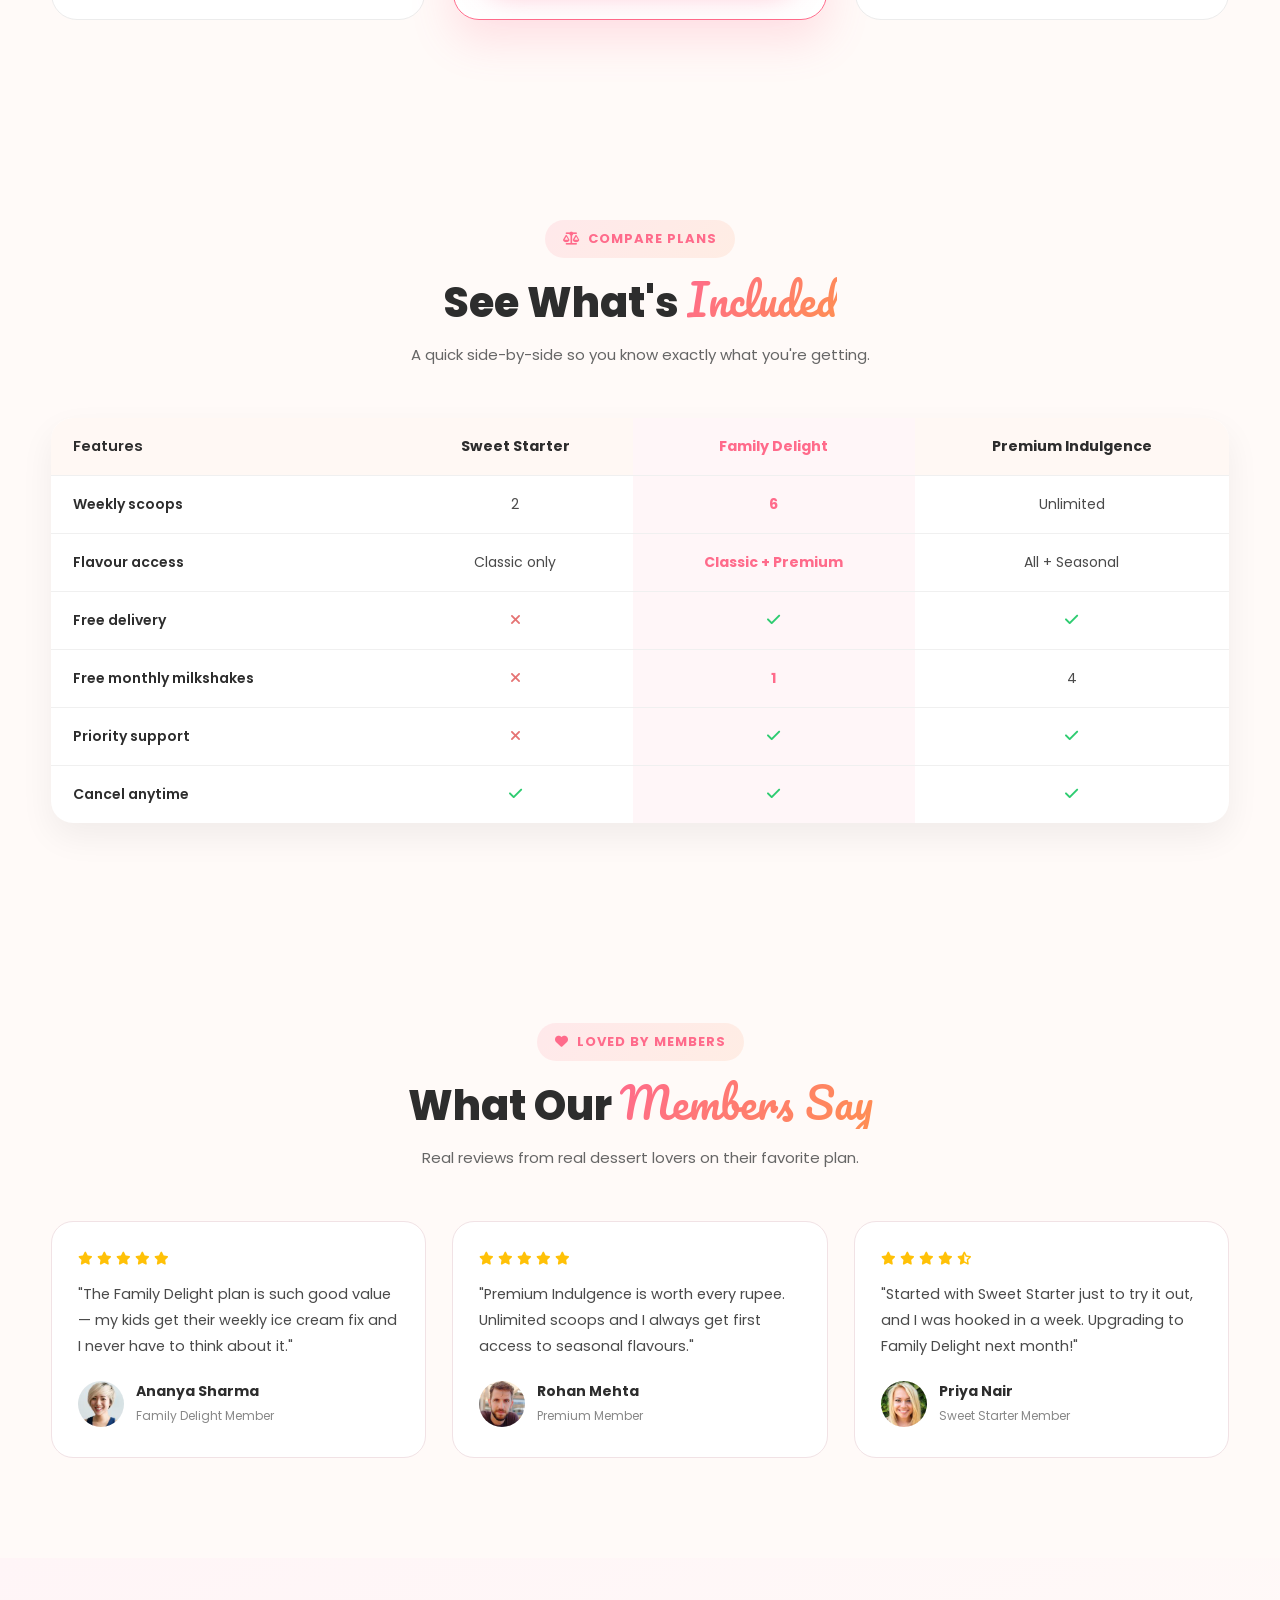
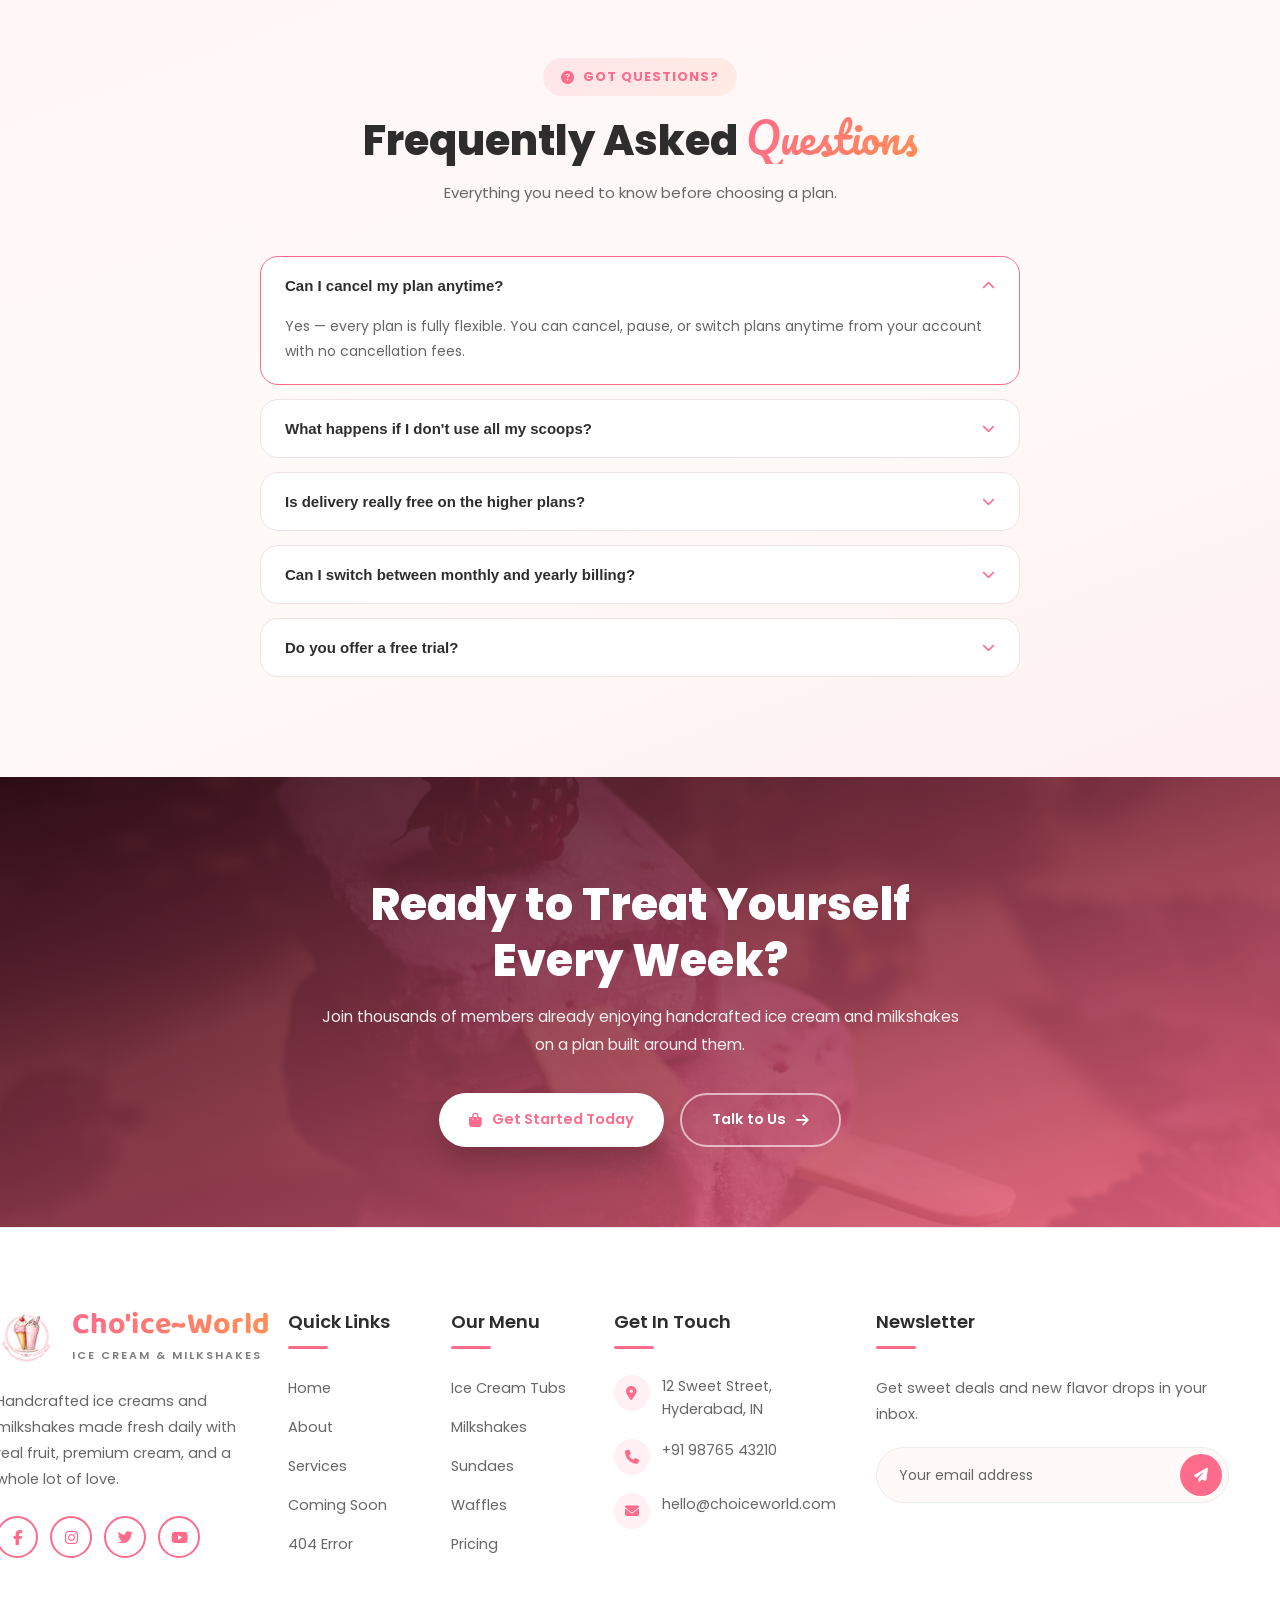
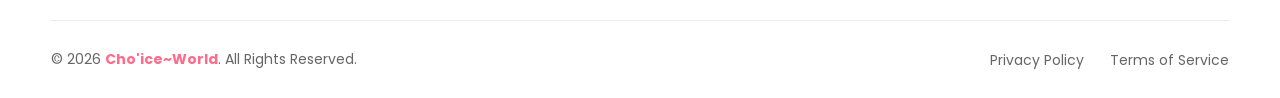
<file: pricing/pricing.html>
<!DOCTYPE html>
<html lang="en" dir="ltr" data-theme="light">

<head>

<meta charset="UTF-8">
<meta name="viewport" content="width=device-width, initial-scale=1.0">

<title>Cho'ice~World</title>
 <link rel="icon" type="image/x-icon" href="/images/Logo.png">
<link rel="preconnect" href="https://fonts.googleapis.com">
<link rel="preconnect" href="https://fonts.gstatic.com" crossorigin>

<link href="https://fonts.googleapis.com/css2?family=Poppins:wght@300;400;500;600;700;800&family=Baloo+2:wght@500;600;700&family=Pacifico&family=Lobster&display=swap" rel="stylesheet">


<link rel="stylesheet" href="https://cdn.jsdelivr.net/npm/swiper@11/swiper-bundle.min.css">


<link rel="stylesheet" href="https://cdnjs.cloudflare.com/ajax/libs/font-awesome/6.7.2/css/all.min.css">
<link rel="stylesheet" href="./pricing.css">
<link rel="stylesheet" href="/nav.css">
<link rel="stylesheet" href="/footer.css">

</head>

<body>

<header class="header">

<div class="container">

<nav class="navbar">



<a href="/index.html" class="logo">

<img src="/images/Logo.png" alt="Cho'ice~World">

<div class="logo-text">

<h2>Cho'ice~World</h2>

<span>Ice Cream & Milkshakes</span>

</div>

</a>



<ul class="nav-menu">

<li class="dropdown">

<a href="/index.html">
Home
<i class="fa-solid fa-chevron-down"></i>
</a>

<ul class="dropdown-menu">

<li><a href="/index.html">Home Classic</a></li>

<li><a href="/home-2/home-2.html">Home Modern</a></li>

</ul>

</li>

<li><a href="/about/about.html">About</a></li>

<li><a href="/Services.html">Services</a></li>

<li><a href="/pricing/pricing.html">Pricing</a></li>

<li><a href="/Blog.html">Blog</a></li>

<li><a href="/contact/contact.html">Contact</a></li>



</ul>



<div class="nav-actions">



<button id="rtlBtn" class="icon-btn">
    <i class="fa-solid fa-right-left"></i>
</button>



<button id="themeBtn" class="icon-btn">

<i class="fa-solid fa-moon"></i>

</button>



<a href="/login.html" class="login-btn">

<i class="fa-regular fa-user"></i>

Login

</a>



<div class="hamburger">

<span></span>

<span></span>

<span></span>

</div>

</div>

</nav>

</div>

</header>



<section class="pricing-banner">
    <img class="pricing-banner-bg" src="/images/pricing-hero.png" alt="">
    <div class="pricing-banner-overlay"></div>

    <div class="container pricing-banner-inner">
        <span class="pb-eyebrow"><i class="fa-solid fa-tags"></i> Pricing Plans</span>
        <h1 class="pb-title">Simple, Sweet Pricing <span>for Everyone</span></h1>
        <p class="pb-sub">No hidden charges, no surprises — just honest pricing for handcrafted ice creams and milkshakes.</p>

        <div class="pb-breadcrumb">
            <a href="/index.html">Home</a>
            <i class="fa-solid fa-chevron-right"></i>
            <span>Pricing</span>
        </div>
    </div>
</section>


<section class="pricing-plans">
    <div class="container">

        <div class="section-heading">
            <span class="sh-eyebrow"><i class="fa-solid fa-ice-cream"></i> Choose Your Plan</span>
            <h2 class="sh-title">Plans Made For Every <span>Sweet Tooth</span></h2>
            <p class="sh-sub">Pick a plan that fits your cravings — switch or cancel anytime.</p>
        </div>

        <div class="billing-toggle">
            <span class="billing-label active" data-period="monthly">Monthly</span>
            <button class="toggle-switch" id="billingToggle" aria-label="Toggle yearly billing">
                <span class="toggle-knob"></span>
            </button>
            <span class="billing-label" data-period="yearly">Yearly <em>Save 20%</em></span>
        </div>

        <div class="plans-grid">

          
            <div class="plan-card">
                <div class="plan-head">
                    <h3>Sweet Starter</h3>
                    <p>Perfect for the occasional treat</p>
                </div>
                <div class="plan-price-row">
                    <span class="plan-currency">&#8377;</span>
                    <span class="plan-price" data-monthly="299" data-yearly="2870">299</span>
                    <span class="plan-period">/month</span>
                </div>
                <ul class="plan-features">
                    <li><i class="fa-solid fa-circle-check"></i> 2 scoops every week</li>
                    <li><i class="fa-solid fa-circle-check"></i> Access to classic flavours</li>
                    <li><i class="fa-solid fa-circle-check"></i> Standard home delivery</li>
                    <li class="disabled"><i class="fa-solid fa-circle-xmark"></i> Priority support</li>
                    <li class="disabled"><i class="fa-solid fa-circle-xmark"></i> Exclusive seasonal flavours</li>
                </ul>
                <a href="/signup.html" class="plan-btn plan-btn-outline">Choose Starter</a>
            </div>

         
            <div class="plan-card popular">
                <span class="popular-badge"><i class="fa-solid fa-star"></i> Most Popular</span>
                <div class="plan-head">
                    <h3>Family Delight</h3>
                    <p>Our most loved everyday plan</p>
                </div>
                <div class="plan-price-row">
                    <span class="plan-currency">&#8377;</span>
                    <span class="plan-price" data-monthly="599" data-yearly="5750">599</span>
                    <span class="plan-period">/month</span>
                </div>
                <ul class="plan-features">
                    <li><i class="fa-solid fa-circle-check"></i> 6 scoops every week</li>
                    <li><i class="fa-solid fa-circle-check"></i> All classic + premium flavours</li>
                    <li><i class="fa-solid fa-circle-check"></i> Free priority delivery</li>
                    <li><i class="fa-solid fa-circle-check"></i> 1 free milkshake monthly</li>
                    <li class="disabled"><i class="fa-solid fa-circle-xmark"></i> Exclusive seasonal flavours</li>
                </ul>
                <a href="/signup.html" class="plan-btn plan-btn-solid">Choose Family</a>
            </div>

           
            <div class="plan-card">
                <div class="plan-head">
                    <h3>Premium Indulgence</h3>
                    <p>For true dessert enthusiasts</p>
                </div>
                <div class="plan-price-row">
                    <span class="plan-currency">&#8377;</span>
                    <span class="plan-price" data-monthly="999" data-yearly="9590">999</span>
                    <span class="plan-period">/month</span>
                </div>
                <ul class="plan-features">
                    <li><i class="fa-solid fa-circle-check"></i> Unlimited scoops weekly</li>
                    <li><i class="fa-solid fa-circle-check"></i> All flavours, always</li>
                    <li><i class="fa-solid fa-circle-check"></i> Free same-day delivery</li>
                    <li><i class="fa-solid fa-circle-check"></i> 4 free milkshakes monthly</li>
                    <li><i class="fa-solid fa-circle-check"></i> Exclusive seasonal flavours</li>
                </ul>
                <a href="/signup.html" class="plan-btn plan-btn-outline">Choose Premium</a>
            </div>

        </div>

    </div>
</section>


<section class="pricing-compare">
    <div class="container">

        <div class="section-heading">
            <span class="sh-eyebrow"><i class="fa-solid fa-scale-balanced"></i> Compare Plans</span>
            <h2 class="sh-title">See What's <span>Included</span></h2>
            <p class="sh-sub">A quick side-by-side so you know exactly what you're getting.</p>
        </div>

        <div class="compare-table-wrap">
            <table class="compare-table">
                <thead>
                    <tr>
                        <th class="feature-col">Features</th>
                        <th>Sweet Starter</th>
                        <th class="highlight-col">Family Delight</th>
                        <th>Premium Indulgence</th>
                    </tr>
                </thead>
                <tbody>
                    <tr>
                        <td class="feature-col">Weekly scoops</td>
                        <td>2</td>
                        <td class="highlight-col">6</td>
                        <td>Unlimited</td>
                    </tr>
                    <tr>
                        <td class="feature-col">Flavour access</td>
                        <td>Classic only</td>
                        <td class="highlight-col">Classic + Premium</td>
                        <td>All + Seasonal</td>
                    </tr>
                    <tr>
                        <td class="feature-col">Free delivery</td>
                        <td><i class="fa-solid fa-xmark cross"></i></td>
                        <td class="highlight-col"><i class="fa-solid fa-check tick"></i></td>
                        <td><i class="fa-solid fa-check tick"></i></td>
                    </tr>
                    <tr>
                        <td class="feature-col">Free monthly milkshakes</td>
                        <td><i class="fa-solid fa-xmark cross"></i></td>
                        <td class="highlight-col">1</td>
                        <td>4</td>
                    </tr>
                    <tr>
                        <td class="feature-col">Priority support</td>
                        <td><i class="fa-solid fa-xmark cross"></i></td>
                        <td class="highlight-col"><i class="fa-solid fa-check tick"></i></td>
                        <td><i class="fa-solid fa-check tick"></i></td>
                    </tr>
                    <tr>
                        <td class="feature-col">Cancel anytime</td>
                        <td><i class="fa-solid fa-check tick"></i></td>
                        <td class="highlight-col"><i class="fa-solid fa-check tick"></i></td>
                        <td><i class="fa-solid fa-check tick"></i></td>
                    </tr>
                </tbody>
            </table>
        </div>

    </div>
</section>


<section class="pricing-testimonials">
    <div class="container">

        <div class="section-heading">
            <span class="sh-eyebrow"><i class="fa-solid fa-heart"></i> Loved By Members</span>
            <h2 class="sh-title">What Our <span>Members Say</span></h2>
            <p class="sh-sub">Real reviews from real dessert lovers on their favorite plan.</p>
        </div>

        <div class="testi-grid">

            <div class="testi-card">
                <div class="testi-stars">
                    <i class="fa-solid fa-star"></i><i class="fa-solid fa-star"></i><i class="fa-solid fa-star"></i><i class="fa-solid fa-star"></i><i class="fa-solid fa-star"></i>
                </div>
                <p>"The Family Delight plan is such good value — my kids get their weekly ice cream fix and I never have to think about it."</p>
                <div class="testi-user">
                    <img src="/images/testi-1.png" alt="Ananya Sharma">
                    <div>
                        <strong>Ananya Sharma</strong>
                        <span>Family Delight Member</span>
                    </div>
                </div>
            </div>

            <div class="testi-card">
                <div class="testi-stars">
                    <i class="fa-solid fa-star"></i><i class="fa-solid fa-star"></i><i class="fa-solid fa-star"></i><i class="fa-solid fa-star"></i><i class="fa-solid fa-star"></i>
                </div>
                <p>"Premium Indulgence is worth every rupee. Unlimited scoops and I always get first access to seasonal flavours."</p>
                <div class="testi-user">
                    <img src="/images/testi-2.png" alt="Rohan Mehta">
                    <div>
                        <strong>Rohan Mehta</strong>
                        <span>Premium Member</span>
                    </div>
                </div>
            </div>

            <div class="testi-card">
                <div class="testi-stars">
                    <i class="fa-solid fa-star"></i><i class="fa-solid fa-star"></i><i class="fa-solid fa-star"></i><i class="fa-solid fa-star"></i><i class="fa-solid fa-star-half-stroke"></i>
                </div>
                <p>"Started with Sweet Starter just to try it out, and I was hooked in a week. Upgrading to Family Delight next month!"</p>
                <div class="testi-user">
                    <img src="/images/testi-3.png" alt="Priya Nair">
                    <div>
                        <strong>Priya Nair</strong>
                        <span>Sweet Starter Member</span>
                    </div>
                </div>
            </div>

        </div>

    </div>
</section>


<section class="pricing-faq">
    <div class="container">

        <div class="section-heading">
            <span class="sh-eyebrow"><i class="fa-solid fa-circle-question"></i> Got Questions?</span>
            <h2 class="sh-title">Frequently Asked <span>Questions</span></h2>
            <p class="sh-sub">Everything you need to know before choosing a plan.</p>
        </div>

        <div class="faq-list">

            <div class="faq-item active">
                <button class="faq-question">
                    Can I cancel my plan anytime?
                    <i class="fa-solid fa-chevron-down"></i>
                </button>
                <div class="faq-answer">
                    <p>Yes — every plan is fully flexible. You can cancel, pause, or switch plans anytime from your account with no cancellation fees.</p>
                </div>
            </div>

            <div class="faq-item">
                <button class="faq-question">
                    What happens if I don't use all my scoops?
                    <i class="fa-solid fa-chevron-down"></i>
                </button>
                <div class="faq-answer">
                    <p>Unused scoops roll over for up to 2 weeks on Family Delight and Premium Indulgence plans, so nothing goes to waste.</p>
                </div>
            </div>

            <div class="faq-item">
                <button class="faq-question">
                    Is delivery really free on the higher plans?
                    <i class="fa-solid fa-chevron-down"></i>
                </button>
                <div class="faq-answer">
                    <p>Yes, Family Delight and Premium Indulgence include completely free delivery on every order, with same-day delivery on Premium.</p>
                </div>
            </div>

            <div class="faq-item">
                <button class="faq-question">
                    Can I switch between monthly and yearly billing?
                    <i class="fa-solid fa-chevron-down"></i>
                </button>
                <div class="faq-answer">
                    <p>Absolutely. You can switch billing cycles at any time — yearly billing saves you roughly 20% compared to paying monthly.</p>
                </div>
            </div>

            <div class="faq-item">
                <button class="faq-question">
                    Do you offer a free trial?
                    <i class="fa-solid fa-chevron-down"></i>
                </button>
                <div class="faq-answer">
                    <p>New members get their first week on Sweet Starter free, so you can try the service before committing to a paid plan.</p>
                </div>
            </div>

        </div>

    </div>
</section>


<section class="pricing-cta">
    <img class="pricing-cta-bg" src="/images/pricing-cta.png" alt="">
    <div class="pricing-cta-overlay"></div>

    <div class="container pricing-cta-inner">
       
        <h2 class="cta-title">Ready to Treat Yourself Every Week?</h2>
        <p class="cta-sub">Join thousands of members already enjoying handcrafted ice cream and milkshakes on a plan built around them.</p>
        <div class="cta-actions">
            <a href="/signup.html" class="cta-btn-solid"><i class="fa-solid fa-bag-shopping"></i> Get Started Today</a>
            <a href="/contact/contact.html" class="cta-btn-outline">Talk to Us <i class="fa-solid fa-arrow-right"></i></a>
        </div>
    </div>
</section>



<footer class="footer">

    <div class="container">

        <div class="footer-top">

            <div class="footer-col footer-brand">

                <a href="/index.html" class="logo">

                    <img src="/images/Logo.png" alt="Cho'ice~World">

                    <div class="logo-text">
                        <h2>Cho'ice~World</h2>
                        <span>Ice Cream & Milkshakes</span>
                    </div>

                </a>

                <p class="footer-desc">
                    Handcrafted ice creams and milkshakes made fresh daily with
                    real fruit, premium cream, and a whole lot of love.
                </p>

                <ul class="footer-social">
                    <li><a href="#"><i class="fa-brands fa-facebook-f"></i></a></li>
                    <li><a href="#"><i class="fa-brands fa-instagram"></i></a></li>
                    <li><a href="#"><i class="fa-brands fa-twitter"></i></a></li>
                    <li><a href="#"><i class="fa-brands fa-youtube"></i></a></li>
                </ul>

            </div>

        
            <div class="footer-col">

                <h3>Quick Links</h3>

                <ul class="footer-links">
                    <li><a href="/home-2/home-2.html">Home</a></li>
                    <li><a href="/about/about.html">About</a></li>
                    <li><a href="/Services.html">Services</a></li>
                       <li><a href="/comingsoon/comingsoon.html">Coming Soon</a></li>
                    <li><a href="/error404/error404.html">404 Error</a></li>
                </ul>

            </div>

          
            <div class="footer-col">

                <h3>Our Menu</h3>

                <ul class="footer-links">
                    <li><a href="/ServiceDetails.html?service=tubs">Ice Cream Tubs</a></li>
                    <li><a href="/ServiceDetails.html?service=milkshakes">Milkshakes</a></li>
                    <li><a href="/ServiceDetails.html?service=sundaes">Sundaes</a></li>
                    <li><a href="/ServiceDetails.html?service=waffles">Waffles</a></li>
                    <li><a href="/pricing/pricing.html">Pricing</a></li>
                </ul>

            </div>

            
            <div class="footer-col">

                <h3>Get In Touch</h3>

                <ul class="footer-contact">
                    <li>
                        <i class="fa-solid fa-location-dot"></i>
                        <span>12 Sweet Street, Hyderabad, IN</span>
                    </li>
                    <li>
                        <i class="fa-solid fa-phone"></i>
                        <span>+91 98765 43210</span>
                    </li>
                    <li>
                        <i class="fa-solid fa-envelope"></i>
                        <span>hello@choiceworld.com</span>
                    </li>
                </ul>

            </div>

           
            <div class="footer-col footer-newsletter">

                <h3>Newsletter</h3>

                <p>Get sweet deals and new flavor drops in your inbox.</p>

                <form class="newsletter-form" id="newsletterForm">

                    <input type="email" placeholder="Your email address" required>

                    <button type="submit">
                        <i class="fa-solid fa-paper-plane"></i>
                    </button>

                </form>

                <p class="newsletter-msg" id="newsletterMsg"></p>

            </div>

        </div>

        <div class="footer-bottom">

            <p class="copyright">
                &copy; <span id="year"></span> <strong>Cho'ice~World</strong>. All Rights Reserved.
            </p>

            <ul class="footer-bottom-links">
                <li><a href="/privacy/privacy.html">Privacy Policy</a></li>
                <li><a href="/privacy/privacy.html">Terms of Service</a></li>
            </ul>

        </div>

    </div>

  
    <button id="backToTop" class="back-to-top" aria-label="Back to top">
        <i class="fa-solid fa-arrow-up"></i>
    </button>

</footer>

<script src="https://cdn.jsdelivr.net/npm/swiper@11/swiper-bundle.min.js"></script>
<script src="/footer.js"></script>
<script src="./pricing.js"></script>
 <script src="/nav.js"></script>

    </body>
    </html>
</file>
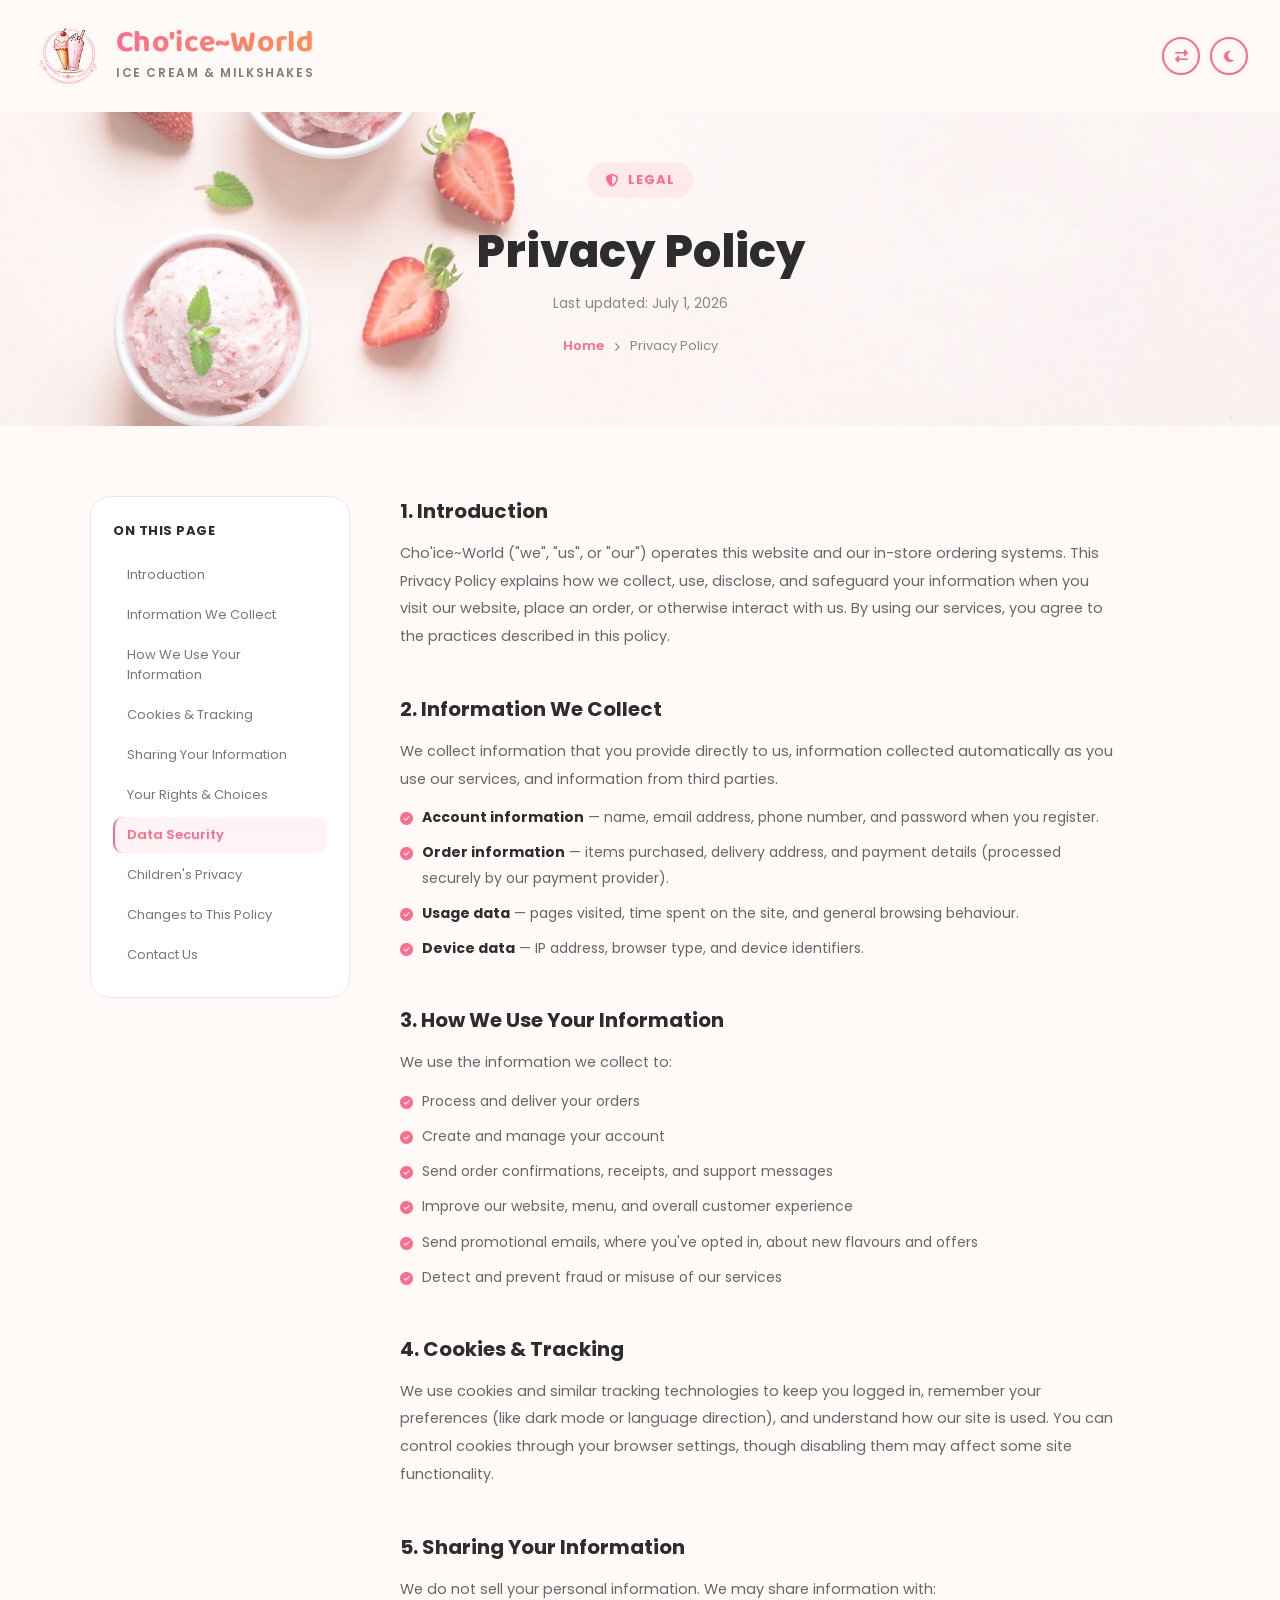
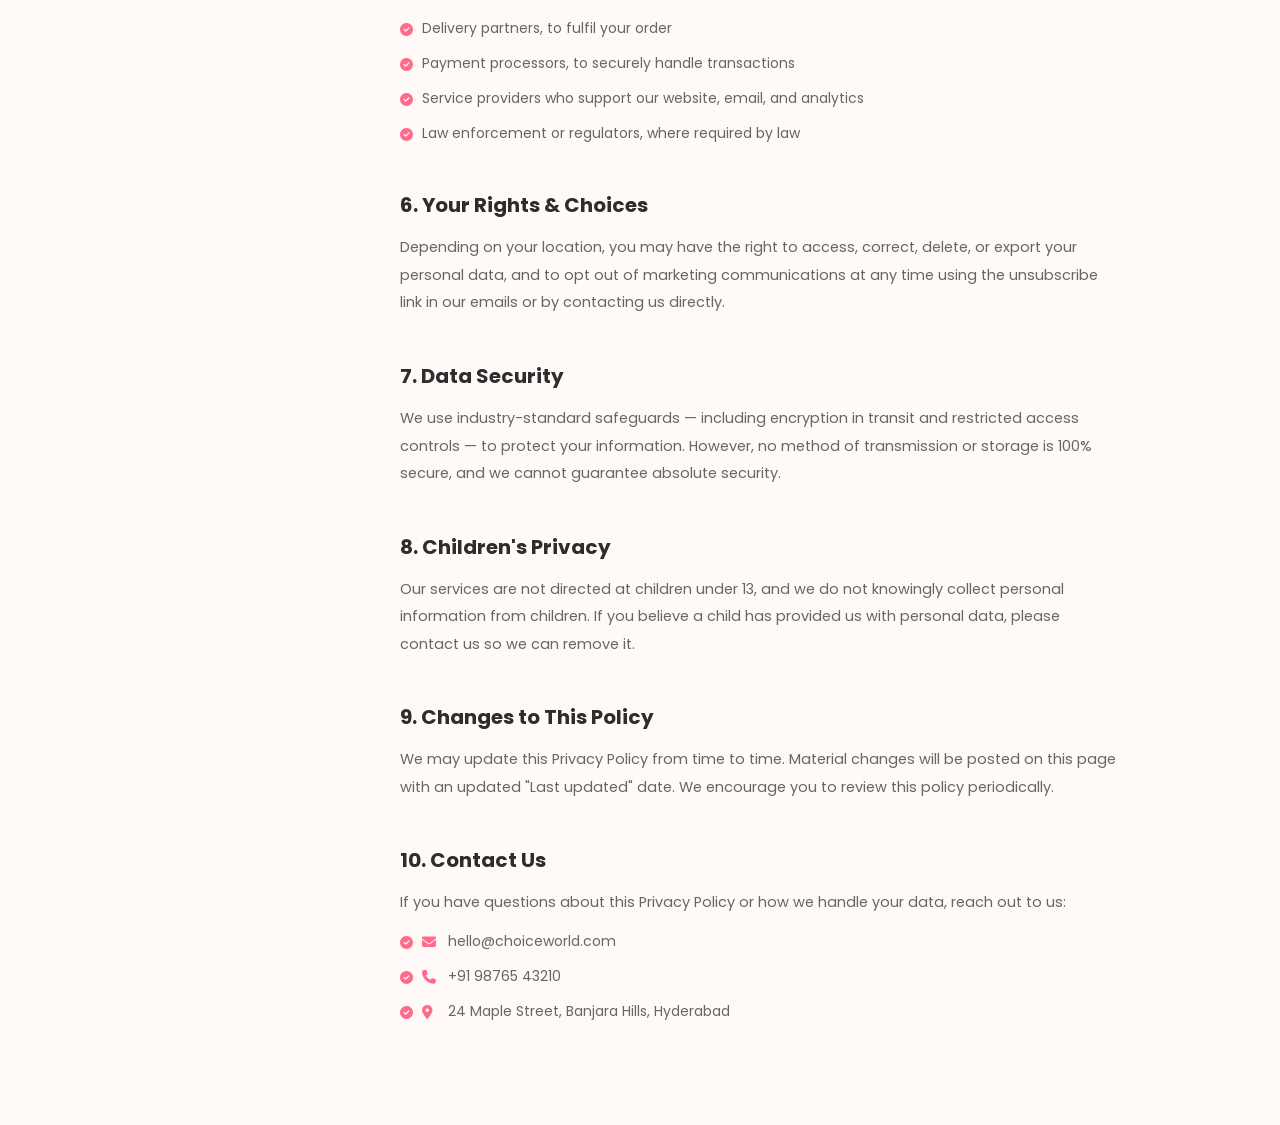
<file: privacy/privacy.html>
<!DOCTYPE html>
<html lang="en" dir="ltr">
<head>
<meta charset="UTF-8">
<meta name="viewport" content="width=device-width, initial-scale=1.0">
<title>Cho'ice~World</title>

 <link rel="icon" type="image/x-icon" href="/images/Logo.png">
<link rel="preconnect" href="https://fonts.googleapis.com">
<link rel="preconnect" href="https://fonts.gstatic.com" crossorigin>

<link href="https://fonts.googleapis.com/css2?family=Poppins:wght@300;400;500;600;700;800&family=Baloo+2:wght@500;600;700&family=Pacifico&family=Lobster&display=swap" rel="stylesheet">

<!-- Swiper CSS -->
<link rel="stylesheet" href="https://cdn.jsdelivr.net/npm/swiper@11/swiper-bundle.min.css">

<!-- Font Awesome -->
<link rel="stylesheet" href="https://cdnjs.cloudflare.com/ajax/libs/font-awesome/6.7.2/css/all.min.css">

<link rel="preconnect" href="https://fonts.googleapis.com">
<link href="https://fonts.googleapis.com/css2?family=Baloo+2:wght@600;700&family=Poppins:wght@400;500;600;700;800&display=swap" rel="stylesheet">
<link rel="stylesheet" href="https://cdnjs.cloudflare.com/ajax/libs/font-awesome/6.5.1/css/all.min.css">


<link rel="stylesheet" href="/privacy/privacy.css">
</head>
<body>

<div class="pp-topbar">
    <a href="/index.html" class="logo pp-logo">
        <img src="/images/Logo.png" alt="Cho'ice~World">
        <div class="logo-text">
            <h2>Cho'ice~World</h2>
            <span>Ice Cream & Milkshakes</span>
        </div>
    </a>

    <div class="pp-corner-actions">
        <button id="rtlBtn" class="icon-btn" aria-label="Toggle RTL"><i class="fa-solid fa-right-left"></i></button>
        <button id="themeBtn" class="icon-btn" aria-label="Toggle dark mode"><i class="fa-solid fa-moon"></i></button>
    </div>
</div>


<section class="pp-banner">
    <div class="pp-container">
        <span class="pp-eyebrow"><i class="fa-solid fa-shield-halved"></i> Legal</span>
        <h1>Privacy Policy</h1>
        <p>Last updated: July 1, 2026</p>

        <div class="pp-breadcrumb">
            <a href="/index.html">Home</a>
            <i class="fa-solid fa-chevron-right"></i>
            <span>Privacy Policy</span>
        </div>
    </div>
</section>


<section class="pp-content">
    <div class="pp-container pp-layout">

  
        <aside class="pp-toc">
            <h4>On This Page</h4>
            <ul id="ppToc">
                <li><a href="#introduction" class="active">Introduction</a></li>
                <li><a href="#information-we-collect">Information We Collect</a></li>
                <li><a href="#how-we-use-it">How We Use Your Information</a></li>
                <li><a href="#cookies">Cookies &amp; Tracking</a></li>
                <li><a href="#sharing">Sharing Your Information</a></li>
                <li><a href="#your-rights">Your Rights &amp; Choices</a></li>
                <li><a href="#data-security">Data Security</a></li>
                <li><a href="#childrens-privacy">Children's Privacy</a></li>
                <li><a href="#changes">Changes to This Policy</a></li>
                <li><a href="#contact-us">Contact Us</a></li>
            </ul>
        </aside>

   
        <article class="pp-body">

            <div class="pp-section" id="introduction">
                <h2>1. Introduction</h2>
                <p>Cho'ice~World ("we", "us", or "our") operates this website and our in-store ordering
                systems. This Privacy Policy explains how we collect, use, disclose, and safeguard your
                information when you visit our website, place an order, or otherwise interact with us.
                By using our services, you agree to the practices described in this policy.</p>
            </div>

            <div class="pp-section" id="information-we-collect">
                <h2>2. Information We Collect</h2>
                <p>We collect information that you provide directly to us, information collected
                automatically as you use our services, and information from third parties.</p>
                <ul>
                    <li><strong>Account information</strong> — name, email address, phone number, and password when you register.</li>
                    <li><strong>Order information</strong> — items purchased, delivery address, and payment details (processed securely by our payment provider).</li>
                    <li><strong>Usage data</strong> — pages visited, time spent on the site, and general browsing behaviour.</li>
                    <li><strong>Device data</strong> — IP address, browser type, and device identifiers.</li>
                </ul>
            </div>

            <div class="pp-section" id="how-we-use-it">
                <h2>3. How We Use Your Information</h2>
                <p>We use the information we collect to:</p>
                <ul>
                    <li>Process and deliver your orders</li>
                    <li>Create and manage your account</li>
                    <li>Send order confirmations, receipts, and support messages</li>
                    <li>Improve our website, menu, and overall customer experience</li>
                    <li>Send promotional emails, where you've opted in, about new flavours and offers</li>
                    <li>Detect and prevent fraud or misuse of our services</li>
                </ul>
            </div>

            <div class="pp-section" id="cookies">
                <h2>4. Cookies &amp; Tracking</h2>
                <p>We use cookies and similar tracking technologies to keep you logged in, remember your
                preferences (like dark mode or language direction), and understand how our site is used.
                You can control cookies through your browser settings, though disabling them may affect
                some site functionality.</p>
            </div>

            <div class="pp-section" id="sharing">
                <h2>5. Sharing Your Information</h2>
                <p>We do not sell your personal information. We may share information with:</p>
                <ul>
                    <li>Delivery partners, to fulfil your order</li>
                    <li>Payment processors, to securely handle transactions</li>
                    <li>Service providers who support our website, email, and analytics</li>
                    <li>Law enforcement or regulators, where required by law</li>
                </ul>
            </div>

            <div class="pp-section" id="your-rights">
                <h2>6. Your Rights &amp; Choices</h2>
                <p>Depending on your location, you may have the right to access, correct, delete, or
                export your personal data, and to opt out of marketing communications at any time using
                the unsubscribe link in our emails or by contacting us directly.</p>
            </div>

            <div class="pp-section" id="data-security">
                <h2>7. Data Security</h2>
                <p>We use industry-standard safeguards — including encryption in transit and restricted
                access controls — to protect your information. However, no method of transmission or
                storage is 100% secure, and we cannot guarantee absolute security.</p>
            </div>

            <div class="pp-section" id="childrens-privacy">
                <h2>8. Children's Privacy</h2>
                <p>Our services are not directed at children under 13, and we do not knowingly collect
                personal information from children. If you believe a child has provided us with personal
                data, please contact us so we can remove it.</p>
            </div>

            <div class="pp-section" id="changes">
                <h2>9. Changes to This Policy</h2>
                <p>We may update this Privacy Policy from time to time. Material changes will be posted
                on this page with an updated "Last updated" date. We encourage you to review this policy
                periodically.</p>
            </div>

            <div class="pp-section" id="contact-us">
                <h2>10. Contact Us</h2>
                <p>If you have questions about this Privacy Policy or how we handle your data, reach out to us:</p>
                <ul class="pp-contact-list">
                    <li><i class="fa-solid fa-envelope"></i> hello@choiceworld.com</li>
                    <li><i class="fa-solid fa-phone"></i> +91 98765 43210</li>
                    <li><i class="fa-solid fa-location-dot"></i> 24 Maple Street, Banjara Hills, Hyderabad</li>
                </ul>
            </div>

        </article>

    </div>
</section>

<script src="/privacy/privacy.js"></script>
</body>
</html>
</file>
<file: nav.css>
:root{
    --primary:#ff6b8b;
    --secondary:#ff8e53;
    --white:#ffffff;
    --black:#222222;
    --title:#2d2d2d;
    --text:#666666;
    --border:#ececec;
    --bg:#fffaf8;
    --shadow:0 15px 35px rgba(0,0,0,.08);
    --radius:50px;
    --transition:.35s ease;
    --font:'Poppins',sans-serif;
}

body.dark{
    --bg:#111111;
    --white:#1c1c1c;
    --black:#ffffff;
    --title:#ffffff;
    --text:#d7d7d7;
    --border:#333333;
    --shadow:0 15px 40px rgba(0,0,0,.35);
}

*{
    margin:0;
    padding:0;
    box-sizing:border-box;
}

html{
    scroll-behavior:smooth;
}

body{
    font-family:var(--font);
    background:var(--bg);
    color:var(--title);
    transition:.4s;
}

a{
    text-decoration:none;
    color:inherit;
}

ul{
    list-style:none;
}

img{
    display:block;
    max-width:100%;
}

.container{
    width:min(1320px,92%);
    margin:auto;
}



.header{
    position:fixed;
    top:0;
    left:0;
    width:100%;
    z-index:999;
}

.header .container{
    width:100%;
    max-width:100%;
    margin:0;
    padding:0;
}

.navbar{
    background:var(--white);
    border:none;
    border-bottom:1px solid var(--border);
    border-radius:0;
    box-shadow:var(--shadow);
    display:flex;
    align-items:center;
    justify-content:space-between;
    padding:14px 50px;
    min-height:70px;
    transition:padding .35s ease, min-height .35s ease;
}

.header.sticky .navbar{
    padding:14px 50px;
    min-height:70px;
}



.logo{
    display:flex;
    align-items:center;
    gap:14px;
    flex-shrink:0;
}

.logo img{
    width:72px;

height:72px;

object-fit:contain;

    transition:.3s;
}

.header.sticky .logo img{
    width:46px;
    height:46px;
}

.logo-text h2{
     font-family:'Baloo 2', cursive;
    font-size:1.9rem;
    background:linear-gradient(90deg, var(--primary), var(--secondary));
    -webkit-background-clip:text;
    -webkit-text-fill-color:transparent;
    background-clip:text;
    font-weight:700;
    line-height:1;
    letter-spacing:.3px;
}

.logo-text span{
    font-family:'Poppins', sans-serif;
    font-size:11px;
    font-weight:600;
    color:var(--text);
    letter-spacing:2px;
    text-transform:uppercase;
    opacity:.85;
}



.nav-menu{
    display:flex;
    align-items:center;
    gap:36px;
}

.nav-menu>li{
    position:relative;
}

.nav-menu > li > a{
    display:flex;
    align-items:center;
    gap:8px;
    font-size:15px;
    font-weight:600;
    padding:10px 0;
    transition:.3s;
    position:relative;
}

.nav-menu > li > a::after{
    content:"";
    position:absolute;
    left:0;
    bottom:4px;
    width:0;
    height:3px;
    background:var(--primary);
    border-radius:20px;
    transition:.35s ease;
}


.nav-menu > li > a:hover,
.nav-menu > li > a.active{
    color:var(--primary);
}


.nav-menu > li > a:hover::after,
.nav-menu > li > a.active::after{
    width:100%;
}

.dropdown-menu{
    position:absolute;
    top:60px;
    left:0;
    background:var(--white);
    width:220px;
    border-radius:20px;
    box-shadow:var(--shadow);
    opacity:0;
    visibility:hidden;
    transform:translateY(20px);
    transition:.35s;
    padding:14px 0;
    border:1px solid var(--border);
}

.dropdown:hover .dropdown-menu{
    opacity:1;
    visibility:visible;
    transform:translateY(0);
}

.dropdown-menu li a{
    display:block;
    padding:14px 22px;
    font-size:15px;
    font-weight:500;
    transition:.3s;
}

.dropdown-menu li a:hover{
    background:var(--primary);
    color:#fff;
    padding-left:30px;
    border-radius:10px;
}



.nav-actions{
    display:flex;
    align-items:center;
    gap:12px;
    flex-shrink:0;
}

.icon-btn{
    width:42px;
    height:42px;
    border:2px solid var(--primary);
    background:transparent;
    color:var(--primary);
    border-radius:50px;
    display:flex;
    align-items:center;
    justify-content:center;
    cursor:pointer;
    font-size:15px;
    font-weight:600;
    transition:var(--transition);
    flex-shrink:0;
}

.icon-btn:hover{
    background:var(--primary);
    color:#fff;
}

#rtlBtn i{
    transition:transform .35s ease;
}

#rtlBtn.rtl-active i{
    transform:rotate(180deg);
}

.login-btn{
    height:44px;
    padding:0 26px;
    border-radius:50px;
    background:var(--primary);
    color:#fff;
    display:flex;
    align-items:center;
    gap:10px;
    font-size:14px;
    font-weight:600;
    transition:var(--transition);
    flex-shrink:0;
    white-space:nowrap;
}

.login-btn:hover{
    background:var(--secondary);
    transform:translateY(-3px);
}

.hamburger{
    width:42px;
    height:42px;
    display:none;
    align-items:center;
    justify-content:center;
    flex-direction:column;
    cursor:pointer;
    gap:5px;
    flex-shrink:0;
}

.hamburger span{
    width:26px;
    height:3px;
    background:var(--primary);
    border-radius:20px;
    transition:.3s;
}

.hamburger.active span:nth-child(1){
    transform:translateY(8px) rotate(45deg);
}

.hamburger.active span:nth-child(2){
    opacity:0;
}

.hamburger.active span:nth-child(3){
    transform:translateY(-8px) rotate(-45deg);
}







.mobile-login{
    display:none;
}



@media (max-width:991px){

.header .container{
    width:100%;
}

.navbar{
    padding:14px 20px;
    min-height:75px;
}

.logo img{
    width:58px;
    height:58px;
}

.logo-text h2{
    font-size:1.5rem;
}

.logo-text span{
    font-size:10px;
    letter-spacing:1px;
}


.login-btn{
    display:none;
}


.hamburger{
    display:flex;
}


.mobile-login{
    display:block;
}



.nav-menu{
    position:fixed;
    top:0;
    right:-100%;
    width:320px;
    max-width:85%;
    height:100vh;
    background:var(--white);
    box-shadow:-10px 0 30px rgba(0,0,0,.12);
    display:flex;
    flex-direction:column;
    align-items:flex-start;
    gap:0;
    padding:100px 25px 40px;
    overflow-y:auto;
    transition:.4s ease;
    z-index:9999;
}

.nav-menu.active{
    right:0;
}

.nav-menu li{
    width:100%;
}

.nav-menu li a{
    width:100%;
    padding:16px 0;
    border-bottom:1px solid var(--border);
    display:flex;
    justify-content:space-between;
    align-items:center;
    font-size:16px;
}

.nav-menu li a::after{
    display:none;
}



.dropdown-menu{
    position:static;
    width:100%;
    opacity:1;
    visibility:visible;
    transform:none;
    display:none;
    box-shadow:none;
    border:none;
    background:transparent;
    padding:5px 0 10px;
    margin-left:15px;
}

.dropdown.active .dropdown-menu{
    display:block;
}

.dropdown-menu li a{
    font-size:14px;
    padding:12px 0;
    border:none;
}

.dropdown-menu li a:hover{
    background:none;
    color:var(--primary);
    padding-left:0;
}



.mobile-login a{
    margin-top:20px;
    background:var(--primary);
    color:#fff !important;
    justify-content:center;
    border-radius:50px;
    padding:14px;
    border:none !important;
}

.mobile-login a:hover{
    background:var(--secondary);
}


.nav-actions{
    gap:8px;
}

.icon-btn{
    width:40px;
    height:40px;
    font-size:14px;
}

}


@media (max-width:767px){

.navbar{
    padding:12px 15px;
}

.logo{
    gap:10px;
}

.logo img{
    width:50px;
    height:50px;
}

.logo-text h2{
    font-size:1.25rem;
}

.logo-text span{
    display:none;
}

.nav-menu{
    width:280px;
    padding:90px 20px 30px;
}

.icon-btn{
    width:38px;
    height:38px;
}

.hamburger{
    width:38px;
    height:38px;
}

.hamburger span{
    width:24px;
}

}




@media (max-width:480px){

.navbar{
    padding:10px 12px;
}

.logo img{
    width:45px;
    height:45px;
}

.logo-text h2{
    font-size:1.1rem;
}

.icon-btn{
    width:36px;
    height:36px;
    font-size:13px;
}

.hamburger{
    width:36px;
    height:36px;
}

.nav-actions{
    gap:6px;
}

.nav-menu{
    width:260px;
}

}





@media (max-width:991px){


.navbar{
    padding:14px 18px;
}

.logo img{
    width:55px;
    height:55px;
}

.logo-text h2{
    font-size:1.4rem;
}

.logo-text span{
    display:none;
}


.login-btn{
    display:none;
}


.mobile-login{
    display:block;
}


.hamburger{
    display:flex;
    width:42px;
    height:42px;
    align-items:center;
    justify-content:center;
    flex-direction:column;
    gap:5px;
    cursor:pointer;
    z-index:10001;
}

.hamburger span{
    width:24px;
    height:3px;
    background:var(--primary);
    border-radius:20px;
    transition:.35s ease;
}


.hamburger.active span:nth-child(1){
    transform:translateY(8px) rotate(45deg);
}

.hamburger.active span:nth-child(2){
    opacity:0;
}

.hamburger.active span:nth-child(3){
    transform:translateY(-8px) rotate(-45deg);
}

.nav-menu{
    position:fixed;
    top:82px;
    right:-100%;
    width:300px;
    max-width:85%;
    height:auto;
    max-height:calc(100vh - 100px);
    overflow-y:auto;

    background:var(--white);

    border-radius:20px 0 0 20px;

    padding:20px;

    box-shadow:0 15px 40px rgba(0,0,0,.15);

    display:flex;
    flex-direction:column;
    align-items:flex-start;
    gap:0;

    transition:.35s ease;

    z-index:9999;
}

.nav-menu.active{
    right:0;
}


.nav-menu li{
    width:100%;
}

.nav-menu li a{
    display:flex;
    justify-content:space-between;
    align-items:center;
    width:100%;
    padding:15px 0;
    border-bottom:1px solid var(--border);
    font-size:16px;
    font-weight:600;
}

.nav-menu li a::after{
    display:none;
}


.dropdown-menu{
    position:static;
    display:none;
    opacity:1;
    visibility:visible;
    transform:none;
    width:100%;
    background:transparent;
    border:none;
    box-shadow:none;
    padding:0 0 0 18px;
}

.dropdown.active .dropdown-menu{
    display:block;
}


.mobile-login{
    margin-top:20px;
    width:100%;
}

.mobile-login a{
    display:flex !important;
    align-items:center;
    justify-content:center !important;
    gap:10px !important;

    width:100%;
    height:50px;
    padding:0 20px;

    background:var(--primary);
    color:#fff !important;

    border-radius:50px;

    font-size:15px;
    font-weight:600;

    text-decoration:none;

    position:relative;
}

.mobile-login a i{
    position:static !important;
    margin:0 !important;
    font-size:16px;
    color:#fff;
}

}


@media (max-width:576px){

.logo img{
    width:48px;
    height:48px;
}

.logo-text h2{
    font-size:1.2rem;
}

.nav-menu{
    width:270px;
}

.icon-btn{
    width:38px;
    height:38px;
}

.hamburger{
    width:38px;
    height:38px;
}

}




.header.sticky .navbar{
    padding:14px 50px !important;
    min-height:85px !important;
}

.header.sticky .logo img{
    width:72px !important;
    height:72px !important;
}


@media (max-width:991px){

    .header.sticky .navbar{
        padding:14px 18px !important;
        min-height:75px !important;
    }

    .header.sticky .logo img{
        width:55px !important;
        height:55px !important;
    }

}


@media (max-width:576px){

    .header.sticky .navbar{
        padding:12px !important;
        min-height:70px !important;
    }

    .header.sticky .logo img{
        width:48px !important;
        height:48px !important;
    }

}










@media (max-width:991px){


    .header,
    .header.sticky{
        top:0;
        left:0;
        width:100%;
    }

    .navbar,
    .header.sticky .navbar{
        height:74px !important;
        min-height:74px !important;
        padding:0 16px !important;

        display:flex;
        align-items:center;
        justify-content:space-between;
    }


    .logo{
        flex:1;
        min-width:0;
        gap:10px;
    }

    .logo img,
    .header.sticky .logo img{
        width:52px !important;
        height:52px !important;
        flex-shrink:0;
    }

    .logo-text h2{
        font-size:1.55rem !important;
        white-space:nowrap;
        overflow:hidden;
        text-overflow:ellipsis;
    }

    .logo-text span{
        display:none;
    }


    .nav-actions{
        flex-shrink:0;
        display:flex;
        align-items:center;
        gap:8px;
    }

    .icon-btn,
    .hamburger{
        width:40px;
        height:40px;
    }

    .hamburger{
        display:flex;
        align-items:center;
        justify-content:center;
    }


    .nav-menu{
        top:74px !important;
        height:calc(100vh - 74px);
        max-height:none;
    }
}



@media (max-width:480px){

    .navbar,
    .header.sticky .navbar{
        padding:0 12px !important;
        height:68px !important;
        min-height:68px !important;
    }

    .logo{
        gap:8px;
    }

    .logo img,
    .header.sticky .logo img{
        width:46px !important;
        height:46px !important;
    }

    .logo-text h2{
        font-size:1.2rem !important;
    }

    .icon-btn,
    .hamburger{
        width:36px;
        height:36px;
    }

    .nav-menu{
        top:68px !important;
        height:calc(100vh - 68px);
    }
}



.navbar,
.header.sticky .navbar{
    min-height: 64px !important;
    padding: 8px 40px !important;
}

.logo img,
.header.sticky .logo img{
    width: 60px !important;
    height: 60px !important;
}

.icon-btn,
.login-btn{
    height: 40px;
}

.icon-btn{
    width: 40px;
}


@media (max-width:991px){
    .navbar,
    .header.sticky .navbar{
        height: 66px !important;
        min-height: 66px !important;
        padding: 0 16px !important;
    }

    .logo img,
    .header.sticky .logo img{
        width: 48px !important;
        height: 48px !important;
    }

    .nav-menu{
        top: 66px !important;
        height: calc(100vh - 66px);
    }
}


@media (max-width:480px){
    .navbar,
    .header.sticky .navbar{
        height: 60px !important;
        min-height: 60px !important;
        padding: 0 12px !important;
    }

    .logo img,
    .header.sticky .logo img{
        width: 42px !important;
        height: 42px !important;
    }

    .icon-btn,
    .hamburger{
        width: 34px;
        height: 34px;
    }

    .nav-menu{
        top: 60px !important;
        height: calc(100vh - 60px);
    }
}
</file>
<file: footer.css>
.footer{

position:relative;

background:var(--white);

border-top:1px solid var(--border);

margin-top:0px;

transition:.4s;

}

.footer-top{

display:grid;

grid-template-columns:1.6fr 1fr 1fr 1.2fr 1.4fr;

gap:40px;

padding:80px 0 50px;

}

.footer-col h3{

font-size:18px;

font-weight:600;

color:var(--title);

margin-bottom:26px;

position:relative;

padding-bottom:14px;

}

.footer-col h3::after{

content:"";

position:absolute;

left:0;

bottom:0;

width:40px;

height:3px;

background:var(--primary);

border-radius:20px;

}


.footer-brand{
    margin-left: -55px;
}

.footer-brand .logo{

display:flex;

align-items:center;

gap:16px;

margin-bottom:20px;

}

.footer-brand .logo img{


width:72px;

height:72px;

object-fit:contain;

}

.footer-brand .logo-text h2{
     font-family:'Baloo 2', cursive;
    font-size:1.9rem;
    background:linear-gradient(90deg, var(--primary), var(--secondary));
    -webkit-background-clip:text;
    -webkit-text-fill-color:transparent;
    background-clip:text;
    font-weight:700;
    line-height:1;
    letter-spacing:.3px;

}

.footer-brand .logo-text span{

    font-family:'Poppins', sans-serif;

       font-size:11px;

    font-weight:600;

    color:var(--text);

    letter-spacing:2px;

    text-transform:uppercase;

    opacity:.85;

}

.footer-desc{

font-size:14.5px;

line-height:1.8;

color:var(--text);

margin-bottom:24px;

max-width:340px;

}

.footer-social{

display:flex;

gap:12px;

}

.footer-social li a{

width:42px;

height:42px;

display:flex;

align-items:center;

justify-content:center;

border:2px solid var(--primary);

color:var(--primary);

border-radius:50%;

font-size:15px;

transition:var(--transition);

}

.footer-social li a:hover{

background:var(--primary);

color:#fff;

transform:translateY(-4px);

}



.footer-links li{

margin-bottom:14px;

}

.footer-links li a{

font-size:14.5px;

color:var(--text);

transition:.3s;

position:relative;

padding-inline-start:0;

}

.footer-links li a:hover{

color:var(--primary);

padding-inline-start:6px;

}



.footer-contact li{

display:flex;

align-items:flex-start;

gap:12px;

margin-bottom:18px;

font-size:14.5px;

color:var(--text);

line-height:1.6;

}

.footer-contact li i{

width:36px;

height:36px;

min-width:36px;

display:flex;

align-items:center;

justify-content:center;

background:rgba(255,107,139,.1);

color:var(--primary);

border-radius:50%;

font-size:14px;

}



.footer-newsletter p{

font-size:14.5px;

color:var(--text);

line-height:1.8;

margin-bottom:20px;

}

.newsletter-form{

display:flex;

align-items:center;

background:var(--bg);

border:1px solid var(--border);

border-radius:50px;

padding:6px 6px 6px 22px;

gap:10px;

}

.newsletter-form input{

flex:1;

border:none;

outline:none;

background:transparent;

font-family:var(--font);

font-size:14px;

color:var(--title);

padding:10px 0;

}

.newsletter-form input::placeholder{

color:var(--text);

}

.newsletter-form button{

width:42px;

height:42px;

min-width:42px;

border:none;

border-radius:50%;

background:var(--primary);

color:#fff;

font-size:14px;

cursor:pointer;

display:flex;

align-items:center;

justify-content:center;

transition:var(--transition);

}

.newsletter-form button:hover{

background:var(--secondary);

}

.newsletter-msg{

margin-top:12px;

font-size:13px;

color:var(--primary);

min-height:16px;

margin-bottom:0 !important;

}



.footer-bottom{

display:flex;

align-items:center;

justify-content:space-between;

flex-wrap:wrap;

gap:14px;

padding:26px 0;

border-top:1px solid var(--border);

}

.copyright{

font-size:14px;

color:var(--text);

}

.copyright strong{

color:var(--primary);

}

.footer-bottom-links{

display:flex;

gap:26px;

}

.footer-bottom-links li a{

font-size:14px;

color:var(--text);

transition:.3s;

}

.footer-bottom-links li a:hover{

color:var(--primary);

}



.back-to-top{

position:fixed;

right:30px;

bottom:30px;

width:50px;

height:50px;

border:none;

border-radius:50%;

background:var(--primary);

color:#fff;

font-size:18px;

cursor:pointer;

display:flex;

align-items:center;

justify-content:center;

box-shadow:var(--shadow);

opacity:0;

visibility:hidden;

transform:translateY(20px);

transition:var(--transition);

z-index:998;

}

.back-to-top.show{

opacity:1;

visibility:visible;

transform:translateY(0);

}

.back-to-top:hover{

background:var(--secondary);

}



html[dir="rtl"] .back-to-top{

right:auto;

left:30px;

}



@media(max-width:1100px){

.footer-top{

grid-template-columns:1fr 1fr;

gap:40px 30px;

}

.footer-brand{

grid-column:1/-1;

}

}

@media(max-width:768px){

.footer-top{

grid-template-columns:1fr;

padding:60px 0 40px;

gap:36px;

}

.footer-bottom{

flex-direction:column;

text-align:center;

}

.back-to-top{

width:44px;

height:44px;

right:18px;

bottom:18px;

font-size:16px;

}

html[dir="rtl"] .back-to-top{

left:18px;

}

}




@media (max-width:991px){

.footer{
    overflow:hidden;
}

.footer-top{
    grid-template-columns:repeat(2,1fr);
    gap:40px 35px;
    padding:60px 0 40px;
}

.footer-brand{
    grid-column:1/-1;
    margin-left:0;
    text-align:center;
}

.footer-brand .logo{
    justify-content:center;
}

.footer-desc{
    max-width:650px;
    margin:20px auto;
}

.footer-social{
    justify-content:center;
}

.footer-col h3{
    margin-bottom:18px;
}

.footer-bottom{
    flex-direction:column;
    justify-content:center;
    text-align:center;
    gap:16px;
}

.footer-bottom-links{
    justify-content:center;
    flex-wrap:wrap;
    gap:18px;
}

.newsletter-form{
    max-width:420px;
}

.back-to-top{
    width:46px;
    height:46px;
    right:20px;
    bottom:20px;
}

html[dir="rtl"] .back-to-top{
    left:20px;
    right:auto;
}

}



@media (max-width:767px){

.footer{
    text-align:center;
}

.footer-top{
    grid-template-columns:1fr;
    gap:35px;
    padding:50px 0 35px;
}

.footer-brand{
    margin:0;
}

.footer-brand .logo{
    justify-content:center;
}

.footer-brand .logo img{
    width:60px;
    height:60px;
}

.footer-brand .logo-text h2{
    font-size:1.6rem;
}

.footer-brand .logo-text span{
    font-size:10px;
    letter-spacing:1px;
}

.footer-desc{
    max-width:100%;
    margin:18px auto;
}

.footer-social{
    justify-content:center;
}

.footer-col h3::after{
    left:50%;
    transform:translateX(-50%);
}

.footer-links li{
    margin-bottom:12px;
}

.footer-contact li{
    justify-content:center;
    text-align:left;
}

.newsletter-form{
    width:100%;
    max-width:100%;
    padding:6px 6px 6px 16px;
}

.newsletter-form input{
    font-size:14px;
}

.newsletter-form button{
    width:40px;
    height:40px;
}

.footer-bottom{
    flex-direction:column;
    gap:15px;
    text-align:center;
}

.footer-bottom-links{
    justify-content:center;
    flex-wrap:wrap;
    gap:14px;
}

.back-to-top{
    width:42px;
    height:42px;
    right:15px;
    bottom:15px;
    font-size:15px;
}

html[dir="rtl"] .back-to-top{
    left:15px;
    right:auto;
}

}



@media (max-width:480px){

.footer-top{
    padding:45px 0 30px;
}

.footer-brand .logo img{
    width:54px;
    height:54px;
}

.footer-brand .logo-text h2{
    font-size:1.35rem;
}

.footer-brand .logo-text span{
    font-size:9px;
}

.footer-col h3{
    font-size:17px;
}

.footer-links li a,
.footer-contact li,
.footer-newsletter p,
.footer-desc,
.copyright{
    font-size:14px;
}

.footer-bottom-links{
    gap:12px;
}

.footer-bottom-links li a{
    font-size:13px;
}

}


@media (max-width:767px){

.footer-contact{
    max-width:320px;
    margin:0 auto;
}

.footer-contact li{
    display:flex;
    align-items:center;
    justify-content:flex-start;
    gap:15px;

    text-align:left;
    margin-bottom:18px;
}

.footer-contact li i{
    width:42px;
    height:42px;
    min-width:42px;

    display:flex;
    align-items:center;
    justify-content:center;

    border-radius:50%;
}

.footer-contact li span{
    flex:1;
    line-height:1.5;
    word-break:break-word;
}

}







@media (max-width:1100px){

.nav-menu{
    gap:22px;
}

.logo img{
    width:60px;
    height:60px;
}

.logo-text h2{
    font-size:1.5rem;
}

.logo-text span{
    font-size:10px;
}

.nav-actions{
    gap:8px;
}

.login-btn{
    padding:0 18px;
    font-size:13px;
}

}







@media (max-width: 767px) {

    .footer-col:last-child{
        text-align: left;
    }

    .footer-col:last-child h3{
        text-align: center;
    }

    .footer-col:last-child h3::after{
        left: 50%;
        transform: translateX(-50%);
    }

    .footer-contact{
        max-width: 300px;
        margin: 0 auto;
    }

    .footer-contact li{
        display: flex;
        align-items: center;
        justify-content: flex-start;
        gap: 15px;
        margin-bottom: 18px;
    }

    .footer-contact li i{
        flex: 0 0 42px;
        width: 42px;
        height: 42px;
    }

    .footer-contact li span{
        flex: 1;
        text-align: left;
        word-break: break-word;
        line-height: 1.5;
    }
}



@media (max-width:991px){

    .footer-brand .logo img{
        width:46px;
        height:46px;
    }

    .footer-brand .logo-text h2{
        font-size:1.4rem;
    }

    .footer-brand .logo-text span{
        font-size:10px;
    }
}


@media (max-width:480px){

    .footer-brand .logo img{
        width:40px;
        height:40px;
    }

    .footer-brand .logo-text h2{
        font-size:1.15rem;
    }

    .footer-brand .logo-text span{
        font-size:9px;
        letter-spacing:1px;
    }
}




@media (min-width: 992px) and (max-width: 1100px) {

    .footer-brand{
        margin-left: 0 !important;
        padding-left: 25px !important;
        overflow: visible;
    }

    .footer-brand .logo{
        margin-left: 0 !important;
    }

    .footer-brand .logo img{
        margin-left: 0 !important;
    }

    .footer-desc{
        padding-left: 0 !important;
    }

    .footer-social{
        padding-left: 0 !important;
        flex-wrap: wrap;
    }
}


@media (min-width: 992px) and (max-width: 1100px) {

    .footer-brand{
        position: relative;
        left: -20px;
    }

}
</file>
<file: Blog.css>
.nav-menu li a.active-link {
    color: var(--primary);
}
.nav-menu li a.active-link::after {
    width: 100%;
}

.text-center { text-align: center; }
.relative-z { position: relative; z-index: 2; }

.section-header {
    max-width: 680px;
    margin: 0 auto 35px;
}

.section-badge {
     display:inline-flex;

    align-items:center;

    gap:10px;

    padding:10px 24px;

    border-radius:50px;

  color:#ff6b8b;
    background:linear-gradient(135deg, rgba(255,107,139,.12), rgba(255,142,83,.12));

    font-size:13px;

    font-weight:600;

    letter-spacing:1px;

    text-transform:uppercase;

    margin-bottom:22px;
}

body.dark .section-badge {
    background: rgba(255, 107, 139, 0.22);
}

.section-title {
font-size:clamp(1.9rem,3.6vw,2.6rem);
    font-weight:800;

      line-height:1.25;

    color:var(--title);

    margin-bottom:22px;
}

.section-title span{
position:relative;
font-family:'Pacifico',cursive;
font-weight:400;
background:linear-gradient(120deg, var(--primary), var(--secondary));
-webkit-background-clip:text;
-webkit-text-fill-color:transparent;
background-clip:text;
display:inline-block;
}

.section-subtitle {
 font-size:16.5px;
    line-height:1.9;
	color:var(--text,#666666);;
    
}

.btn-primary {
    display: inline-flex;
    align-items: center;
    justify-content: center;
    gap: 10px;
    height: 52px;
    padding: 0 30px;
    background: var(--primary);
    color: #ffffff !important;
    font-size: 15px;
    font-weight: 600;
    border-radius: 50px;
    box-shadow: 0 10px 25px rgba(255, 107, 139, 0.35);
    transition: var(--transition);
    border: none;
    cursor: pointer;
    text-decoration: none;
}

.btn-primary:hover {
    background: var(--secondary);
    color: #ffffff !important;
    transform: translateY(-4px);
    box-shadow: 0 14px 30px rgba(255, 142, 83, 0.45);
}

.btn-secondary {
    display: inline-flex;
    align-items: center;
    justify-content: center;
    gap: 10px;
    height: 52px;
    padding: 0 28px;
    background: transparent;
    border: 2px solid var(--primary);
    color: var(--primary);
    font-size: 15px;
    font-weight: 600;
    border-radius: 50px;
    transition: var(--transition);
    cursor: pointer;
    text-decoration: none;
}

.btn-secondary:hover {
    background: var(--secondary);
    border-color: var(--secondary);
    color: #ffffff !important;
    transform: translateY(-4px);
    box-shadow: 0 10px 25px rgba(255, 142, 83, 0.35);
}

.blog-hero {
    position: relative;
    padding: 140px 0 70px;
    background: linear-gradient(135deg, #fff2f5 0%, var(--bg) 55%, #fff0eb 100%);
    overflow: hidden;
}

body.dark .blog-hero {
    background: linear-gradient(135deg, #1f1216 0%, var(--bg) 55%, #1b1013 100%);
}

.blog-hero-ambient-glow {
    position: absolute;
    top: 50%;
    left: 65%;
    transform: translate(-50%, -50%);
    width: 480px;
    height: 480px;
    background: radial-gradient(circle, rgba(255, 107, 139, 0.22) 0%, rgba(255, 142, 83, 0.12) 50%, transparent 70%);
    filter: blur(50px);
    pointer-events: none;
}

.blog-hero-editorial-grid {
    display: grid;
    grid-template-columns: 1.15fr 1fr;
    gap: 45px;
    align-items: center;
}

@media (max-width: 992px) {
    .blog-hero-editorial-grid {
        grid-template-columns: 1fr;
        text-align: center;
        gap: 60px;
    }
}

.blog-hero-editorial-text {
    max-width: 630px;
}

@media (max-width: 992px) {
    .blog-hero-editorial-text {
        max-width: 100%;
        margin: 0 auto;
    }
}

.blog-live-badge {
    display:inline-flex;

    align-items:center;

    gap:10px;

    padding:10px 24px;

    border-radius:50px;

  color:#ff6b8b;
    background:linear-gradient(135deg, rgba(255,107,139,.12), rgba(255,142,83,.12));

    font-size:13px;

    font-weight:600;

    letter-spacing:1px;

    text-transform:uppercase;

    margin-bottom:22px;
}



@keyframes pulseRing {
    0% { transform: scale(0.8); opacity: 1; }
    100% { transform: scale(2.2); opacity: 0; }
}

.hero-editorial-title {
      font-size:clamp(1.9rem,3.6vw,2.6rem);
    font-weight:800;

      line-height:1.25;

    color:var(--title);
    margin-bottom: 20px;
}

.magazine-highlight{
    position:relative;
font-family:'Pacifico',cursive;
font-weight:400;
background:linear-gradient(120deg, var(--primary), var(--secondary));
-webkit-background-clip:text;
-webkit-text-fill-color:transparent;
background-clip:text;
display:inline-block;
}

.hero-editorial-desc {
    font-size:16.5px;
    line-height:1.9;
	color:var(--text,#666666);
    margin-bottom: 28px;
}

.hero-topic-pills {
    display: flex;
    align-items: center;
    gap: 10px;
    flex-wrap: wrap;
    margin-bottom: 32px;
}

@media (max-width: 992px) {
    .hero-topic-pills {
        justify-content: center;
    }
}

.topic-pill {
    display: inline-flex;
    align-items: center;
    gap: 8px;
    padding: 7px 18px;
    background: rgba(255, 107, 139, 0.08);
    border: 1px solid rgba(255, 107, 139, 0.2);
    border-radius: 50px;
    color: var(--primary);
    font-size: 13px;
    font-weight: 600;
    transition: var(--transition);
    text-decoration: none;
}

.topic-pill:hover {
    background: var(--primary);
    color: #ffffff !important;
    transform: translateY(-3px);
}

.hero-actions {
    display: flex;
    align-items: center;
    gap: 18px;
    flex-wrap: wrap;
}

@media (max-width: 992px) {
    .hero-actions {
        justify-content: center;
    }
}

.blog-hero-magazine-showcase {
    position: relative;
    width: 100%;
    max-width: 440px;
    height: 440px;
    margin: 0 auto;
    perspective: 1000px;
    display: flex;
    justify-content: center;
    align-items: center;
}

.magazine-3d-stack {
    position: relative;
    width: 320px;
    height: 370px;
    margin: 0 auto;
}

.stack-card {
    position: absolute;
    border-radius: 24px;
    overflow: hidden;
    box-shadow: 0 20px 40px rgba(0, 0, 0, 0.15);
    transition: transform 0.6s cubic-bezier(0.175, 0.885, 0.32, 1.275);
    background: var(--white);
    border: 1px solid var(--border);
}

.stack-card img {
    width: 100%;
    height: 100%;
    object-fit: cover;
}

.stack-card-overlay {
    position: absolute;
    inset: 0;
    background: linear-gradient(180deg, transparent 40%, rgba(20, 10, 14, 0.9) 100%);
    padding: 20px;
    display: flex;
    flex-direction: column;
    justify-content: flex-end;
    color: #ffffff;
}

.card-3 {
    width: 270px;
    height: 320px;
    top: -20px;
    right: -20px;
    transform: rotate(10deg) translateZ(-40px);
    opacity: 0.7;
}

.card-2 {
    width: 290px;
    height: 340px;
    top: -10px;
    left: -20px;
    transform: rotate(-7deg) translateZ(-20px);
    opacity: 0.85;
}

.card-1 {
    width: 320px;
    height: 370px;
    top: 0;
    left: 0;
    transform: rotate(0deg) translateZ(0);
    z-index: 10;
    animation: stackFloat 6s ease-in-out infinite;
}

@keyframes stackFloat {
    0%, 100% { transform: translateY(0) rotate(0deg); }
    50% { transform: translateY(-12px) rotate(2deg); }
}

.front-card-badge {
    position: absolute;
    top: 14px;
    left: 14px;
    z-index: 12;
    padding: 5px 14px;
    background: var(--primary);
    color: #ffffff;
    font-size: 11.5px;
    font-weight: 700;
    border-radius: 20px;
    text-transform: uppercase;
    letter-spacing: 0.8px;
    box-shadow: 0 4px 12px rgba(255, 107, 139, 0.4);
}

.card-1 .category-tag {
    font-size: 11px;
    color: var(--secondary);
    font-weight: 700;
    text-transform: uppercase;
    letter-spacing: 1px;
    margin-bottom: 4px;
}

.card-1 h3 {
    font-size: 18px;
    font-weight: 700;
    line-height: 1.3;
    margin-bottom: 8px;
    color: #ffffff !important;
}

.card-author-mini {
    font-size: 12px;
    color: rgba(255, 255, 255, 0.85);
}

.orbit-badge {
    position: absolute;
    z-index: 15;
    padding: 8px 18px;
    background: rgba(255, 255, 255, 0.95);
    backdrop-filter: blur(8px);
    border: 1px solid var(--border);
    border-radius: 50px;
    font-size: 12.5px;
    font-weight: 700;
    color: var(--title);
    box-shadow: 0 10px 25px rgba(0,0,0,0.12);
    display: flex;
    align-items: center;
    gap: 8px;
}

body.dark .orbit-badge {
    background: rgba(28, 28, 28, 0.95);
    color: #ffffff;
}

.orbit-badge i {
    color: var(--primary);
}

.orbit-1 {
    top: 15px;
    left: -20px;
    animation: orbitFloat 5s ease-in-out infinite;
}

.orbit-2 {
    bottom: 20px;
    right: -10px;
    animation: orbitFloat 5.5s ease-in-out infinite 1s;
}

@keyframes orbitFloat {
    0%, 100% { transform: translateY(0); }
    50% { transform: translateY(-10px); }
}

.categories-section {
    padding: 60px 0;
    background: var(--bg);
}

.categories-grid {
    display: grid;
    grid-template-columns: repeat(auto-fit, minmax(280px, 1fr));
    gap: 30px;
}

@media (min-width: 992px) {
    .categories-grid {
        grid-template-columns: repeat(3, 1fr);
    }
}

.category-card {
    background: var(--white);
    border: 1px solid var(--border);
    border-radius: 24px;
    padding: 30px 24px;
    text-align: center;
    box-shadow: var(--shadow);
    transition: var(--transition);
    position: relative;
    overflow: hidden;
}

.category-card:hover {
    transform: translateY(-8px);
    border-color: var(--primary);
    box-shadow: 0 20px 40px rgba(255, 107, 139, 0.18);
}

.cat-image-wrap {
    position: relative;
    width: 100px;
    height: 100px;
    margin: 0 auto 20px;
    border-radius: 50%;
    background: radial-gradient(circle, rgba(255, 107, 139, 0.12), rgba(255, 142, 83, 0.05));
    display: flex;
    align-items: center;
    justify-content: center;
    padding: 16px;
}

body.dark .cat-image-wrap {
    background: radial-gradient(circle, rgba(255, 107, 139, 0.2), rgba(0, 0, 0, 0.4));
}

.cat-image-wrap img {
    max-height: 100%;
    object-fit: contain;
    transition: transform 0.4s ease;
}

.category-card:hover .cat-image-wrap img {
    transform: scale(1.12) rotate(4deg);
}

.cat-icon {
    position: absolute;
    bottom: -4px;
    right: -4px;
    width: 34px;
    height: 34px;
    background: var(--primary);
    color: #ffffff;
    border-radius: 50%;
    display: flex;
    align-items: center;
    justify-content: center;
    font-size: 14px;
    box-shadow: 0 4px 10px rgba(255, 107, 139, 0.35);
}

.category-card h3 {
  font-size:21px;
    font-weight:700;
    color:#2d2d2d;
    margin-bottom: 10px;
    transition: color 0.3s ease;
}

.category-card:hover h3 {
    color: var(--primary);
}

body.dark .category-card h3{
    color: #fff;
}

.category-card p {
    font-size:16.5px;
    line-height:1.9;
	color:var(--text,#666666);
}

.latest-blogs-section {
    padding: 60px 0;
    background: linear-gradient(180deg, var(--bg) 0%, rgba(255, 107, 139, 0.04) 50%, var(--bg) 100%);
}

.blogs-grid {
    display: grid;
    grid-template-columns: repeat(auto-fit, minmax(320px, 1fr));
    gap: 32px;
}

@media (min-width: 992px) {
    .blogs-grid {
        grid-template-columns: repeat(3, 1fr);
    }
}

.blog-card {
    position: relative;
    background: var(--white);
    border-radius: 26px;
    overflow: hidden;
    box-shadow: var(--shadow);
    display: flex;
    flex-direction: column;
    transition: transform 0.4s cubic-bezier(0.175, 0.885, 0.32, 1.275), box-shadow 0.4s ease;
    z-index: 1;
}

.blog-card::before{
    content:"";
    position:absolute;
    inset:0;
    border-radius:26px;
    padding:2px;
    background:linear-gradient(
        135deg,
        transparent 20%,
        var(--primary) 50%,
        var(--secondary) 80%,
        transparent 100%
    );

    -webkit-mask:
        linear-gradient(#fff 0 0) content-box,
        linear-gradient(#fff 0 0);

    -webkit-mask-composite:xor;
    mask:
        linear-gradient(#fff 0 0) content-box,
        linear-gradient(#fff 0 0);

    mask-composite:exclude;

    opacity:.35;
    transition:opacity .4s ease;
    pointer-events:none;
}

.blog-card:hover {
    transform: translateY(-12px);
    box-shadow: 0 25px 50px rgba(255, 107, 139, 0.22);
}

.blog-card:hover::before {
    opacity: 1;
    background: linear-gradient(225deg, var(--primary), var(--secondary), var(--primary));
}

.blog-img-wrap {
    position: relative;
    width: 100%;
    height: 220px;
    overflow: hidden;
    background: radial-gradient(circle, rgba(255, 107, 139, 0.1), rgba(0, 0, 0, 0.05));
}

.blog-img-wrap img {
    width: 100%;
    height: 100%;
    object-fit: cover;
    transition: transform 0.6s ease;
}

.blog-card:hover .blog-img-wrap img {
    transform: scale(1.1);
}

.blog-cat-badge {
    position: absolute;
    top: 14px;
    left: 14px;
    padding: 5px 14px;
    background: var(--primary);
    color: #ffffff;
    font-size: 12px;
    font-weight: 700;
    border-radius: 20px;
    text-transform: uppercase;
    letter-spacing: 0.8px;
    box-shadow: 0 4px 12px rgba(255, 107, 139, 0.35);
}

html[dir="rtl"] .blog-cat-badge {
    left: auto;
    right: 14px;
}

.blog-card-body {
    padding: 26px 24px;
    display: flex;
    flex-direction: column;
    flex: 1;
}

.blog-meta {
    display: flex;
    align-items: center;
    gap: 16px;
    font-size: 13px;
    color: var(--text);
    margin-bottom: 12px;
}

.blog-meta i {
    color: var(--primary);
    margin-right: 4px;
}

.blog-card-title {
   font-size:21px;
    font-weight:700;
    color:#2d2d2d;
    line-height: 1.35;
    margin-bottom: 12px;
    transition: color 0.3s ease;
}

.blog-card:hover .blog-card-title {
    color: var(--primary);
}

.blog-card-desc {
    font-size: 14.5px;
    line-height: 1.65;
    color: var(--text);
    margin-bottom: 24px;
    flex: 1;
}

.blog-card-footer {
    display: flex;
    align-items: center;
    justify-content: space-between;
    padding-top: 18px;
    border-top: 1px solid var(--border);
}

.blog-author {
    display: flex;
    align-items: center;
    gap: 10px;
}

.author-avatar {
    width: 38px;
    height: 38px;
    min-width: 38px;
    border-radius: 50%;
    overflow: hidden;
    border: 2px solid var(--primary);
    box-shadow: 0 4px 10px rgba(255, 107, 139, 0.25);
}

.author-avatar img {
    width: 100%;
    height: 100%;
    object-fit: cover;
    border-radius: 50%;
}

.blog-author span {
    font-size: 13.5px;
    font-weight: 600;
    color: var(--title);
}

.blog-read-btn {
    display: inline-flex;
    align-items: center;
    gap: 8px;
    padding: 8px 18px;
    background: rgba(255, 107, 139, 0.08);
    color: var(--primary);
    font-size: 13px;
    font-weight: 700;
    border-radius: 50px;
    transition: var(--transition);
    text-decoration: none;
}

.blog-read-btn i {
    transition: transform 0.3s ease;
}

.blog-card:hover .blog-read-btn {
    background: var(--secondary);
    color: #ffffff !important;
}

.blog-card:hover .blog-read-btn i {
    transform: translateX(5px);
}

html[dir="rtl"] .blog-card:hover .blog-read-btn i {
    transform: translateX(-5px);
}

.chef-secrets-section {
    padding: 60px 0;
    background: var(--bg);
}

.secrets-grid {
    display: grid;
    grid-template-columns: repeat(auto-fit, minmax(300px, 1fr));
    gap: 32px;
}

@media (min-width: 992px) {
    .secrets-grid {
        grid-template-columns: repeat(3, 1fr);
    }
}

.secret-card {
    background: var(--white);
    border: 1px solid var(--border);
    border-radius: 26px;
    padding: 30px 26px;
    display: flex;
    flex-direction: column;
    box-shadow: var(--shadow);
    transition: var(--transition);
    position: relative;
    overflow: hidden;
}

.secret-card:hover {
    transform: translateY(-10px);
    border-color: var(--secondary);
    box-shadow: 0 25px 45px rgba(255, 142, 83, 0.2);
}

.secret-badge {
    display: inline-flex;
    align-items: center;
    gap: 6px;
    padding: 5px 14px;
    background: rgba(255, 142, 83, 0.12);
    color: var(--secondary);
    font-size: 12px;
    font-weight: 700;
    border-radius: 20px;
    text-transform: uppercase;
    letter-spacing: 0.8px;
    margin-bottom: 20px;
    align-self: flex-start;
}

.secret-img-box {
    position: relative;
    width: 100%;
    height: 180px;
    background: radial-gradient(circle, rgba(255, 107, 139, 0.1), rgba(255, 142, 83, 0.05));
    border-radius: 20px;
    display: flex;
    align-items: center;
    justify-content: center;
    margin-bottom: 22px;
    overflow: hidden;
}

body.dark .secret-img-box {
    background: radial-gradient(circle, rgba(255, 107, 139, 0.2), rgba(0, 0, 0, 0.4));
}

.secret-img-box img {
    max-height: 85%;
    width: auto;
    object-fit: contain;
    transition: transform 0.5s ease;
}

.secret-card:hover .secret-img-box img {
    transform: scale(1.1) rotate(-3deg);
}

.secret-icon {
    position: absolute;
    bottom: 12px;
    right: 12px;
    width: 38px;
    height: 38px;
    background: var(--primary);
    color: #ffffff;
    border-radius: 50%;
    display: flex;
    align-items: center;
    justify-content: center;
    font-size: 16px;
    box-shadow: 0 6px 15px rgba(255, 107, 139, 0.35);
}

html[dir="rtl"] .secret-icon {
    right: auto;
    left: 12px;
}

.secret-card h3 {
   font-size:21px;
    font-weight:700;
    color:#2d2d2d;
    margin-bottom: 12px;
    line-height: 1.35;
    transition: color 0.3s ease;
}

.secret-card:hover h3 {
    color: var(--primary);
}

.secret-card p {
    font-size: 14.5px;
    line-height: 1.7;
    color: var(--text);
    margin-bottom: 24px;
    flex: 1;
}

.secret-footer {
    display: flex;
    align-items: center;
    justify-content: space-between;
    padding-top: 18px;
    border-top: 1px solid var(--border);
    font-size: 13px;
    color: var(--text);
}

.secret-link {
    display: inline-flex;
    align-items: center;
    gap: 6px;
    color: var(--primary);
    font-weight: 700;
    text-decoration: none;
    transition: color 0.3s ease;
}

.secret-link i{
    transition:transform .35s ease;
}

.secret-card:hover .secret-link {
    color: var(--secondary);
}

.secret-link:hover i{
    transform:translateX(6px);
}

.blog-cta-section{
    position:relative;
    overflow:hidden;

    width:min(1320px,92%);
    margin:40px auto 70px;
    padding:50px 40px;

    border-radius:36px;

    background:
    linear-gradient(rgba(20,10,14,.78),rgba(20,10,14,.78)),
    url("/images/blog-cta.png");

    background-size:cover;
    background-position:center;

    border:1px solid rgba(255,255,255,.08);

    box-shadow:0 35px 70px rgba(0,0,0,.35);
}

body.dark .blog-cta-section{

    background:
    linear-gradient(rgba(10,10,10,.88),rgba(10,10,10,.88)),
    url("/images/blog-cta.png");

    background-size:cover;
    background-position:center;
}

.cta-overlay{

    position:absolute;
    inset:0;

    background:
    radial-gradient(circle at 15% 20%,rgba(255,107,139,.25),transparent 45%),
    radial-gradient(circle at 90% 80%,rgba(255,142,83,.18),transparent 45%);

}

.cta-shape{

    position:absolute;

    border-radius:50%;

    filter:blur(15px);

    opacity:.25;
}

.shape-1{

    width:240px;
    height:240px;

    background:var(--primary);

    top:-80px;
    left:-80px;
}

.shape-2{

    width:280px;
    height:280px;

    background:var(--secondary);

    right:-120px;
    bottom:-120px;
}

.relative-z{

    position:relative;
    z-index:2;
}

.cta-banner-content{

    max-width:760px;
    margin:auto;
    text-align:center;
}


.cta-title{
font-size:clamp(1.9rem,3.6vw,2.6rem);
    font-weight:800;

      line-height:1.25;

    color:#fff;



    margin-bottom:22px;
}

.cta-title span{
    position:relative;
font-family:'Pacifico',cursive;
font-weight:400;
background:linear-gradient(120deg, var(--primary), var(--secondary));
-webkit-background-clip:text;
-webkit-text-fill-color:transparent;
background-clip:text;
display:inline-block;
}
.cta-desc{

    max-width:620px;

    margin:0 auto 36px;

    font-size:16.5px;

    line-height:1.9;

    color:rgba(255,255,255,.9);
}

.blog-newsletter-form{

    display:flex;

    align-items:center;

    max-width:600px;

    margin:auto;

    padding:7px;

    border-radius:60px;

    background:#fff;

    box-shadow:0 15px 40px rgba(0,0,0,.25);
}

.blog-newsletter-form input{

    flex:1;

    border:none;

    outline:none;

    background:none;

    padding:0 22px;

    font-size:15px;

    font-family:var(--font);
}

.blog-newsletter-form .btn-primary{

    border-radius:50px;
}

.blog-newsletter-msg{

    margin-top:18px;

    color:#fff;

    font-weight:600;
}
@media (max-width: 1024px) {
    .blog-hero { padding: 150px 0 90px; }
    .blog-hero-magazine-showcase {
        height: 400px;
        display: flex;
        justify-content: center;
        align-items: center;
    }
    .magazine-3d-stack {
        width: 300px;
        height: 350px;
        margin: 0 auto;
    }
    .card-1 { width: 300px; height: 350px; top: 0; left: 0; }
    .card-2 { width: 265px; height: 320px; left: -22px; top: -12px; }
    .card-3 { width: 240px; height: 295px; right: -18px; top: -18px; }
}

@media (max-width: 768px) {
    .blog-hero { padding: 140px 0 70px; }
    .blog-hero-magazine-showcase {
        height: 340px;
        display: flex;
        justify-content: center;
        align-items: center;
        margin: 0 auto;
    }
    .magazine-3d-stack {
        width: 250px;
        height: 300px;
        margin: 0 auto;
    }
    .card-1 { width: 250px; height: 300px; top: 0; left: 0; }
    .card-2 { width: 220px; height: 270px; left: -18px; top: -10px; }
    .card-3 { display: none; }
    .blog-newsletter-form {
        flex-direction: column;
        background: transparent;
        padding: 0;
        box-shadow: none;
        gap: 14px;
    }
    .blog-newsletter-form input {
        width: 100%;
        background: var(--white);
        padding: 16px 24px;
        border-radius: 50px;
    }
    .blog-newsletter-form .btn-primary {
        width: 100%;
    }
    .blog-cta-section {
        border-radius: 20px;
        padding: 50px 20px;
    }
    
    .blog-card,
    .category-card,
    .secret-card {
        text-align: center;
    }
    .blog-card-title,
    .category-card h3,
    .secret-card h3 {
        text-align: center;
    }
    .blog-meta {
        justify-content: center;
    }
    .blog-card-footer {
        flex-direction: column;
        gap: 14px;
        align-items: center;
    }
    .blog-author {
        justify-content: center;
    }
    .secret-badge {
        align-self: center;
    }
    .secret-footer {
        justify-content: center;
    }
}

@media (max-width: 576px) {
    .orbit-1, .orbit-2 { display: none; }
    .blog-hero-magazine-showcase { height: 300px; }
    .card-1 { width: 250px; height: 280px; left: 0; top: 10px; }
    .card-2 { width: 220px; height: 250px; }
}

@media (max-width: 390px) {
    .blog-card-body { padding: 20px 16px; }
}

html[dir="rtl"] .blog-hero-editorial-text,
html[dir="rtl"] .section-header,
html[dir="rtl"] .cta-banner-content {
    text-align: center;
}

html[dir="rtl"] .blog-read-btn i,
html[dir="rtl"] .secret-link i {
    transform: scaleX(-1);
}
body.dark .blog-card-title,
body.dark .secret-card h3{
    color: #fff;
}
</file>
<file: BlogDetails.css>
.nav-menu li a.active-link {
    color: var(--primary);
}
.nav-menu li a.active-link::after {
    width: 100%;
}

.text-center { text-align: center; }
.relative-z { position: relative; z-index: 2; }

.section-badge {
    display: inline-block;
    padding: 6px 18px;
    background: rgba(255, 107, 139, 0.12);
    color: var(--primary);
    font-size: 13px;
    font-weight: 700;
    letter-spacing: 1.5px;
    text-transform: uppercase;
    border-radius: 50px;
    margin-bottom: 14px;
}

body.dark .section-badge {
    background: rgba(255, 107, 139, 0.22);
}

.section-title {
    font-size: clamp(1.9rem, 3.6vw, 2.6rem);
    font-weight: 800;
    color: var(--title);
    line-height: 1.25;
    margin-bottom: 16px;
}

.section-title span {
    position: relative;
    font-family: 'Pacifico', cursive;
    font-weight: 400;
    background: linear-gradient(120deg, var(--primary), var(--secondary));
    -webkit-background-clip: text;
    -webkit-text-fill-color: transparent;
    background-clip: text;
    display: inline-block;
}

.section-subtitle {
    font-size: 16px;
    color: var(--text);
    line-height: 1.7;
    max-width: 640px;
    margin: 0 auto 35px;
}

.btn-primary {
    display: inline-flex;
    align-items: center;
    justify-content: center;
    gap: 10px;
    height: 52px;
    padding: 0 30px;
    background: var(--primary);
    color: #ffffff !important;
    font-size: 15px;
    font-weight: 600;
    border-radius: 50px;

    transition: var(--transition);
    border: none;
    cursor: pointer;
    text-decoration: none;
}

.btn-primary:hover {
    background: var(--secondary);
    color: #ffffff !important;
    transform: translateY(-4px);
   
}

.btn-secondary {
    display: inline-flex;
    align-items: center;
    justify-content: center;
    gap: 10px;
    height: 52px;
    padding: 0 28px;
    background: transparent;
    border: 2px solid var(--primary);
    color: var(--primary);
    font-size: 15px;
    font-weight: 600;
    border-radius: 50px;
    transition: var(--transition);
    cursor: pointer;
    text-decoration: none;
}

.btn-secondary:hover {
    background: var(--secondary);
    border-color: var(--secondary);
    color: #ffffff !important;
    transform: translateY(-4px);

}

.detail-hero {
    position: relative;
    width: min(1200px, 80%);
    margin: 125px auto 40px;
    padding: 85px 30px 65px;
    border-radius: 36px;
    background: linear-gradient(135deg, #fff3f6 0%, var(--bg) 60%, #ffece8 100%);
    border: 1px solid rgba(255, 107, 139, 0.18);
    box-shadow: 0 20px 45px rgba(255, 107, 139, 0.1);
    overflow: hidden;
}

body.dark .detail-hero {
    background: linear-gradient(135deg, #1d1215 0%, var(--bg) 60%, #1a1012 100%);
    border-color: rgba(255, 107, 139, 0.25);
    box-shadow: 0 20px 45px rgba(0, 0, 0, 0.4);
}

.hero-bg-overlay {
    position: absolute;
    inset: 0;
    background: radial-gradient(circle at 75% 30%, rgba(255, 107, 139, 0.15), transparent 50%),
                radial-gradient(circle at 25% 70%, rgba(255, 142, 83, 0.12), transparent 50%);
    pointer-events: none;
}

.floating-deco {
    position: absolute;
    z-index: 2;
    pointer-events: none;
    transition: transform 0.2s ease-out;
}

.deco-1 { top: 18%; left: 5%; width: 48px; animation: floatDeco 5s ease-in-out infinite; }
.deco-2 { top: 22%; right: 6%; font-size: 28px; color: var(--primary); opacity: 0.75; animation: floatDeco 4.5s ease-in-out infinite 0.5s; }
.deco-3 { bottom: 18%; left: 6%; font-size: 24px; color: var(--secondary); opacity: 0.7; animation: floatDeco 5.5s ease-in-out infinite 1.5s; }
.deco-4 { bottom: 16%; right: 5%; width: 44px; animation: floatDeco 6s ease-in-out infinite 2s; }

@keyframes floatDeco {
    0%, 100% { transform: translateY(0) rotate(0deg); }
    50% { transform: translateY(-16px) rotate(8deg); }
}

.breadcrumb-nav {
    display: flex;
    justify-content: center;
    margin-bottom: 24px;
    width: 100%;
}

.breadcrumb {
    display: inline-flex;
    align-items: center;
    justify-content: center;
    gap: 8px 12px;
    flex-wrap: wrap;
    list-style: none;
    background: var(--white);
    padding: 10px 24px;
    border-radius: 50px;
    border: 1px solid var(--border);
    box-shadow: 0 4px 15px rgba(0, 0, 0, 0.05);
    font-size: 13.5px;
    font-weight: 500;
    max-width: 100%;
    text-align: center;
}

.breadcrumb li {
    display: inline-flex;
    align-items: center;
    gap: 8px;
    color: var(--text);
    white-space: nowrap;
}

.breadcrumb li a {
    color: var(--text);
    transition: color 0.3s ease;
}

.breadcrumb li a:hover {
    color: var(--primary);
}

.breadcrumb li.active {
    color: var(--primary);
    font-weight: 600;
    white-space: normal;
    word-break: break-word;
}

.breadcrumb li+li::before {
    content: "/";
    color: rgba(255, 107, 139, 0.4);
    font-weight: 700;
    margin-right: 2px;
}

html[dir="rtl"] .breadcrumb li+li::before {
    margin-right: 0;
    margin-left: 2px;
}

.detail-hero-content {
    max-width: 800px;
    margin: 0 auto;
}

.hero-badge {
    display:inline-flex;

    align-items:center;

    gap:10px;

    padding:10px 24px;

    border-radius:50px;

  color:#ff6b8b;
    background:linear-gradient(135deg, rgba(255,107,139,.12), rgba(255,142,83,.12));

    font-size:13px;

    font-weight:600;

    letter-spacing:1px;

    text-transform:uppercase;

    margin-bottom:22px;
}

@keyframes fadeInDown {
    from { opacity: 0; transform: translateY(-20px); }
    to { opacity: 1; transform: translateY(0); }
}

.hero-title {
 font-size:clamp(1.9rem,3.6vw,2.6rem);
    font-weight:800;

      line-height:1.25;
    color: var(--title);

    margin-bottom: 20px;
}

.hero-title span {
    position: relative;
    font-family: 'Pacifico', cursive;
    font-weight: 400;
    background: linear-gradient(120deg, var(--primary), var(--secondary));
    -webkit-background-clip: text;
    -webkit-text-fill-color: transparent;
    background-clip: text;
    display: inline-block;
}

.blog-hero-meta {
    display: flex;
    align-items: center;
    justify-content: center;
    gap: 22px;
    flex-wrap: wrap;
    font-size: 14.5px;
    color: var(--text);
}

.blog-hero-meta i {
    color: var(--primary);
    margin-right: 6px;
}

.author-profile-section {
    padding: 20px 0 60px;
    background: var(--bg);
}

.author-card {
    background: var(--white);
    border: 1px solid var(--border);
    border-radius: 28px;
    padding: 32px;
    display: grid;
    grid-template-columns: 100px 1fr;
    gap: 28px;
    align-items: center;
    box-shadow: var(--shadow);
    max-width: 920px;
    margin: 0 auto;
}

@media (max-width: 640px) {
    .author-card {
        grid-template-columns: 1fr;
        text-align: center;
        gap: 20px;
    }
}

.author-avatar-box {
    display: flex;
    justify-content: center;
}

.author-img-wrap {
    width: 90px;
    height: 90px;
    border-radius: 50%;
    overflow: hidden;
    border: 3px solid var(--primary);
    box-shadow: 0 10px 25px rgba(255, 107, 139, 0.3);
}

.author-img-wrap img {
    width: 100%;
    height: 100%;
    object-fit: cover;
    border-radius: 50%;
}

.author-header {
    display: flex;
    align-items: center;
    justify-content: space-between;
    gap: 16px;
    flex-wrap: wrap;
    margin-bottom: 12px;
}

.author-header h3 {
    font-size:21px;
    font-weight:700;
    color:#2d2d2d;
    margin-bottom: 2px;
}

body.dark .author-header h3 {
    color: var(--title);
}

.author-role {
    font-size: 13.5px;
    color: var(--primary);
    font-weight: 600;
}

.author-social {
    display: flex;
    gap: 10px;
    list-style: none;
}

.author-social a {
    width: 36px;
    height: 36px;
    background: rgba(255, 107, 139, 0.1);
    color: var(--primary);
    border-radius: 50%;
    display: flex;
    align-items: center;
    justify-content: center;
    font-size: 14px;
    transition: var(--transition);
}

.author-social a:hover {
    background: var(--primary);
    color: #ffffff;
    transform: translateY(-3px);
}

.author-bio {
    font-size: 14.5px;
    line-height: 1.7;
    color: var(--text);
    margin-bottom: 16px;
}

.author-tags-box {
    display: flex;
    flex-wrap: wrap;
    gap: 8px;
}

.author-tag {
    padding: 4px 14px;
    background: rgba(255, 142, 83, 0.12);
    color: var(--secondary);
    font-size: 12px;
    font-weight: 600;
    border-radius: 20px;
}

.magazine-article-section {
    padding: 60px 0;
    background: var(--bg);
}

.magazine-layout {
    max-width: 1200px;
    margin: 0 auto;
    display: grid;
    grid-template-columns: minmax(0, 2fr) minmax(0, 1fr);
    gap: 50px;
    align-items: start;
}

.article-main-col {
    min-width: 0;
}

.article-cover-card {
    background: var(--white);
    border-radius: 28px;
    overflow: hidden;
    box-shadow: var(--shadow);
    border: 1px solid var(--border);
    margin-bottom: 45px;
}

.article-cover-card img {
    width: 100%;
    max-height: 480px;
    object-fit: cover;
}

.cover-caption {
    padding: 14px 24px;
    font-size: 13.5px;
    color: var(--text);
    display: flex;
    align-items: center;
    gap: 10px;
    background: rgba(255, 107, 139, 0.04);
}

.cover-caption i {
    color: var(--primary);
}

.article-body-content {
    font-size: 17.5px;
    line-height: 1.85;
    color: var(--text);
}

.article-body-content p {
    margin-bottom: 24px;
}

.article-body-content h2 {
    font-size: clamp(1.9rem, 3.6vw, 2.6rem);
    font-weight: 800;
    color: var(--title);
    margin: 60px 0 18px;
    line-height: 1.25;
}

.article-body-content h2 span {
    position: relative;
    font-family: 'Pacifico', cursive;
    font-weight: 400;
    background: linear-gradient(120deg, var(--primary), var(--secondary));
    -webkit-background-clip: text;
    -webkit-text-fill-color: transparent;
    background-clip: text;
    display: inline-block;
}

.article-body-content h3 {
    font-size: 21px;
    font-weight: 700;
    color: #2d2d2d;
    margin: 32px 0 14px;
}

body.dark .article-body-content h3 {
    color: var(--title);
}

.magazine-quote {
    margin: 36px 0;
    padding: 28px 32px;
    background: linear-gradient(135deg, rgba(255, 107, 139, 0.08), rgba(255, 142, 83, 0.05));
    border-left: 5px solid var(--primary);
    border-radius: 20px;
    font-size: 19px;
    font-weight: 600;
    font-style: italic;
    color: var(--title);
    line-height: 1.7;
    position: relative;
}

html[dir="rtl"] .magazine-quote {
    border-left: none;
    border-right: 5px solid var(--primary);
}

body.dark .magazine-quote {
    background: rgba(255, 107, 139, 0.12);
}

.magazine-quote footer {
    margin-top: 12px;
    font-size: 14px;
    font-weight: 700;
    color: var(--primary);
    font-style: normal;
}

.tip-box {
    margin: 30px 0;
    padding: 24px 28px;
    background: var(--white);
    border: 1px solid var(--border);
    border-radius: 20px;
    box-shadow: 0 8px 25px rgba(0,0,0,0.05);
}

.tip-box h4 {
    font-size: 18px;
    font-weight: 700;
    color: var(--primary);
    margin-bottom: 10px;
    display: flex;
    align-items: center;
    gap: 10px;
}

.tip-box p {
    font-size: 15.5px;
    line-height: 1.75;
    color: var(--text);
    margin: 0;
}

.inline-gallery {
    display: grid;
    grid-template-columns: repeat(2, 1fr);
    gap: 20px;
    margin: 36px 0;
}

@media (max-width: 576px) {
    .inline-gallery {
        grid-template-columns: 1fr;
    }
}

.inline-gallery figure {
    background: var(--white);
    border: 1px solid var(--border);
    border-radius: 20px;
    overflow: hidden;
    box-shadow: var(--shadow);
}

.inline-gallery img {
    width: 100%;
    height: 220px;
    object-fit: cover;
    transition: transform 0.4s ease;
}

.inline-gallery figure:hover img {
    transform: scale(1.06);
}

.inline-gallery figcaption {
    padding: 12px 16px;
    font-size: 13.5px;
    font-weight: 600;
    color: var(--title);
    text-align: center;
}

.related-blogs-section {
    padding: 60px 0;
    background: linear-gradient(180deg, var(--bg) 0%, rgba(255, 107, 139, 0.04) 50%, var(--bg) 100%);
}

.blogs-grid {
    display: grid;
    grid-template-columns: repeat(auto-fit, minmax(280px, 1fr));
    gap: 30px;
}

@media (min-width: 992px) {
    .blogs-grid {
        grid-template-columns: repeat(3, 1fr);
    }
}

.blog-card {
    position: relative;
    background: var(--white);
    border-radius: 24px;
    overflow: hidden;
    box-shadow: var(--shadow);
    display: flex;
    flex-direction: column;
    transition: transform 0.4s cubic-bezier(0.175, 0.885, 0.32, 1.275), box-shadow 0.4s ease;
}

.blog-card:hover {
    transform: translateY(-10px);
    box-shadow: 0 25px 45px rgba(255, 107, 139, 0.2);
}

.blog-img-wrap {
    position: relative;
    width: 100%;
    height: 200px;
    overflow: hidden;
}

.blog-img-wrap img {
    width: 100%;
    height: 100%;
    object-fit: cover;
    transition: transform 0.5s ease;
}

.blog-card:hover .blog-img-wrap img {
    transform: scale(1.1);
}

.blog-cat-badge {
    position: absolute;
    top: 14px;
    left: 14px;
    padding: 4px 14px;
    background: var(--primary);
    color: #ffffff;
    font-size: 11.5px;
    font-weight: 700;
    border-radius: 20px;
    text-transform: uppercase;
}

.blog-card-body {
    padding: 24px 20px;
    display: flex;
    flex-direction: column;
    flex: 1;
}

.blog-card-title {
    font-size: 18px;
    font-weight: 700;
    color: var(--title);
    line-height: 1.35;
    margin-bottom: 12px;
}

.blog-read-btn {
    display: inline-flex;
    align-items: center;
    gap: 8px;
    padding: 8px 18px;
    background: rgba(255, 107, 139, 0.08);
    color: var(--primary);
    font-size: 13px;
    font-weight: 700;
    border-radius: 50px;
    transition: var(--transition);
    text-decoration: none;
    margin-top: auto;
}

.blog-card:hover .blog-read-btn {
    background: var(--secondary);
    color: #ffffff !important;
}

.comments-cta-section {
    padding: 60px 0;
    background: var(--bg);
}

.comments-wrapper {
    max-width: 820px;
    margin: 0 auto 50px;
}

.comment-form {
    background: var(--white);
    border: 1px solid var(--border);
    border-radius: 28px;
    padding: 40px;
    box-shadow: var(--shadow);
    display: flex;
    flex-direction: column;
}

.comment-form button[type="submit"] {
    align-self: center;
    margin-top: 10px;
}

.form-row {
    display: grid;
    grid-template-columns: repeat(2, 1fr);
    gap: 20px;
    margin-bottom: 20px;
}

@media (max-width: 640px) {
    .form-row {
        grid-template-columns: 1fr;
    }
}

.form-group {
    display: flex;
    flex-direction: column;
    gap: 8px;
    margin-bottom: 20px;
}

.form-group label {
    font-size: 14px;
    font-weight: 600;
    color: var(--title);
}

.form-group input,
.form-group textarea {
    width: 100%;
    padding: 14px 20px;
    background: var(--bg);
    border: 1px solid var(--border);
    border-radius: 16px;
    font-family: var(--font);
    font-size: 14.5px;
    color: var(--title);
    outline: none;
    transition: border-color 0.3s ease;
}

.form-group input:focus,
.form-group textarea:focus {
    border-color: var(--primary);
}

.comment-feedback-msg {
    margin-top: 16px;
    font-size: 14.5px;
    font-weight: 600;
    color: var(--primary);
    text-align: center;
    min-height: 24px;
}

.detail-cta-banner {
    position: relative;
    padding: 60px 30px;
    background: linear-gradient(135deg, #1d1014 0%, #2e151d 50%, #170d10 100%);
    border-radius: 36px;
    width: min(1320px, 92%);
    margin: 0 auto;
    border: 2px solid rgba(255, 107, 139, 0.3);
    box-shadow: 0 25px 60px rgba(0, 0, 0, 0.35);
    overflow: hidden;
}

.banner-glass-content {
    position: relative;
    z-index: 5;
    max-width: 760px;
    margin: 0 auto;
    text-align: center;
}

.banner-badge {
    display: inline-flex;
    align-items: center;
    gap: 8px;
    padding: 7px 22px;
    background: rgba(255, 107, 139, 0.25);
    border: 1px solid var(--primary);
    border-radius: 50px;
    font-size: 13.5px;
    font-weight: 700;
    letter-spacing: 1px;
    margin-bottom: 22px;
    color: #ffffff !important;
}

.banner-title {
    font-size: clamp(2.2rem, 4.5vw, 3.4rem);
    font-weight: 800;
    line-height: 1.25;
    margin-bottom: 20px;
    color: #ffffff !important;
    text-shadow: 0 4px 16px rgba(0,0,0,0.6);
}

.banner-title span {
    font-family: 'Pacifico', cursive;
    font-weight: 400;
    background: linear-gradient(120deg, #ffb3c6, #ffd0a8);
    -webkit-background-clip: text;
    -webkit-text-fill-color: transparent;
    background-clip: text;
    display: inline-block;
}

.banner-desc {
    font-size: 17px;
    line-height: 1.75;
    color: #f1f1f1 !important;
    margin-bottom: 34px;
    text-shadow: 0 2px 8px rgba(0,0,0,0.5);
}

.banner-actions {
    display: flex;
    align-items: center;
    justify-content: center;
    gap: 20px;
    flex-wrap: wrap;
}

.detail-cta-banner .btn-primary {
    background: var(--primary);
    color: #ffffff !important;
    border: 2px solid var(--primary);
    min-width: 180px;
}

.detail-cta-banner .btn-primary:hover {
    background: var(--secondary);
    border-color: var(--secondary);
    color: #ffffff !important;
    transform: translateY(-4px);
    box-shadow: 0 14px 30px rgba(255, 142, 83, 0.55);
}

.detail-cta-banner .btn-secondary {
    border: 2px solid #ffffff !important;
    color: #ffffff !important;
    background: transparent !important;
    min-width: 180px;
}

.detail-cta-banner .btn-secondary i {
    color: #ffffff !important;
}

.detail-cta-banner .btn-secondary:hover {
    background: #ffffff !important;
    color: #1d1014 !important;
    border-color: #ffffff !important;
    transform: translateY(-4px);
    box-shadow: 0 14px 30px rgba(255, 255, 255, 0.25);
}

.detail-cta-banner .btn-secondary:hover i {
    color: #1d1014 !important;
}

.related-blogs-section {
    padding: 55px 0;
    background: linear-gradient(180deg, var(--bg) 0%, rgba(255, 107, 139, 0.03) 50%, var(--bg) 100%);
}

.blogs-grid {
    display: grid;
    grid-template-columns: repeat(3, 1fr);
    gap: 28px;
}

.blog-card {
    background: var(--white);
    border: 1px solid var(--border);
    border-radius: 24px;
    overflow: hidden;
    box-shadow: 0 8px 28px rgba(255, 107, 139, 0.07);
    transition: transform 0.35s ease, box-shadow 0.35s ease, border-color 0.3s ease;
    display: flex;
    flex-direction: column;
}

.blog-card:hover {
    transform: translateY(-10px);
    box-shadow: 0 20px 50px rgba(255, 107, 139, 0.18);
    border-color: rgba(255, 107, 139, 0.35);
}

.blog-img-wrap {
    position: relative;
    width: 100%;
    height: 210px;
    overflow: hidden;
    flex-shrink: 0;
}

.blog-img-wrap img {
    width: 100%;
    height: 100%;
    object-fit: cover;
    transition: transform 0.5s ease;
}

.blog-card:hover .blog-img-wrap img {
    transform: scale(1.07);
}

.blog-cat-badge {
    position: absolute;
    top: 14px;
    left: 14px;
    padding: 5px 14px;
    background: var(--primary);
    color: #ffffff;
    font-size: 11.5px;
    font-weight: 700;
    border-radius: 20px;
    letter-spacing: 0.5px;
    text-transform: uppercase;
    box-shadow: 0 4px 14px rgba(255, 107, 139, 0.4);
}

.blog-card-body {
    padding: 22px 24px 24px;
    display: flex;
    flex-direction: column;
    flex: 1;
    gap: 10px;
}

.blog-meta {
    display: flex;
    align-items: center;
    gap: 14px;
    flex-wrap: wrap;
}

.blog-meta span {
    display: inline-flex;
    align-items: center;
    gap: 6px;
    font-size: 12.5px;
    color: var(--text);
    font-weight: 500;
}

.blog-meta span i {
    color: var(--primary);
    font-size: 12px;
}

.blog-card-title{
    font-size:16.5px;
    font-weight:700;
    color:var(--title);
    line-height:1.45;
    margin:0;
    min-height:72px;
    overflow:hidden;
    transition:color .25s ease;
}

.blog-card:hover .blog-card-title {
    color: var(--primary);
}

.blog-card-footer {
    display: flex;
    align-items: center;
    justify-content: space-between;
    gap: 12px;
    margin-top: auto;
    padding-top: 16px;
    border-top: 1px solid var(--border);
}

.blog-author {
    display: flex;
    align-items: center;
    gap: 10px;
    flex: 1;
    min-width: 0;
}

.author-avatar {
    width: 38px;
    height: 38px;
    border-radius: 50%;
    overflow: hidden;
    flex-shrink: 0;
    border: 2px solid rgba(255, 107, 139, 0.25);
}

.author-avatar img {
    width: 100%;
    height: 100%;
    object-fit: cover;
}

.blog-author span {
    font-size: 13px;
    font-weight: 600;
    color: var(--title);
    white-space: nowrap;
    overflow: hidden;
    text-overflow: ellipsis;
}

.blog-read-btn {
    display: inline-flex;
    align-items: center;
    gap: 6px;
    padding: 8px 18px;
    background: linear-gradient(135deg, var(--primary), var(--secondary));
    color: #ffffff !important;
    font-size: 13px;
    font-weight: 700;
    border-radius: 50px;
    white-space: nowrap;
    transition: transform 0.25s ease, box-shadow 0.25s ease;
    box-shadow: 0 4px 14px rgba(255, 107, 139, 0.3);
    text-decoration: none;
    flex-shrink: 0;
}

.blog-read-btn:hover {
    transform: translateY(-3px) scale(1.04);
    box-shadow: 0 8px 24px rgba(255, 107, 139, 0.45);
}

.blog-read-btn i {
    font-size: 12px;
    transition: transform 0.25s ease;
}

.blog-card:hover .blog-read-btn i {
    transform: translateX(3px);
}

body.dark .blog-card {
    background: var(--white);
    border-color: rgba(255, 107, 139, 0.15);
}

/* ============================================
   BLOG DETAIL — SIDEBAR
   ============================================ */
.article-sidebar-col {
    display: flex;
    flex-direction: column;
    gap: 26px;
    position: sticky;
    top: 100px;
    min-width: 0;
}

.sidebar-widget {
    background: var(--white);
    border: 1px solid var(--border);
    border-radius: 20px;
    padding: 24px;
    box-shadow: var(--shadow);
}

.widget-title {
    font-size: 17px;
    font-weight: 700;
    color: var(--title);
    margin-bottom: 18px;
    padding-bottom: 14px;
    border-bottom: 2px solid rgba(255, 107, 139, 0.12);
    position: relative;
}

.widget-title::after {
    content: "";
    position: absolute;
    left: 0;
    bottom: -2px;
    width: 42px;
    height: 2px;
    background: linear-gradient(120deg, var(--primary), var(--secondary));
}

/* Search widget */
.sidebar-search-form {
    display: flex;
    align-items: center;
    border: 1px solid var(--border);
    border-radius: 50px;
    overflow: hidden;
    background: var(--bg);
}

.sidebar-search-form input {
    flex: 1;
    border: none;
    background: transparent;
    padding: 12px 18px;
    font-size: 14px;
    color: var(--text);
    outline: none;
    font-family: inherit;
}

.sidebar-search-form button {
    border: none;
    width: 42px;
    height: 42px;
    flex-shrink: 0;
    margin: 3px;
    border-radius: 50%;
    background: var(--primary);
    color: #fff;
    cursor: pointer;
    transition: 0.3s;
}

.sidebar-search-form button:hover {
    background: var(--secondary);
}

.sidebar-search-results {
    margin-top: 14px;
    display: flex;
    flex-direction: column;
    gap: 10px;
}

.sidebar-search-results a {
    font-size: 13.5px;
    font-weight: 600;
    color: var(--title);
    text-decoration: none;
    padding: 8px 10px;
    border-radius: 10px;
    background: rgba(255, 107, 139, 0.06);
    transition: 0.25s;
}

.sidebar-search-results a:hover {
    background: rgba(255, 107, 139, 0.14);
    color: var(--primary);
}

.sidebar-search-results .no-result {
    font-size: 13px;
    color: var(--text);
    padding: 4px 2px;
}

/* Categories widget */
.sidebar-category-list {
    display: flex;
    flex-direction: column;
    gap: 4px;
}

.sidebar-category-list li a {
    display: flex;
    align-items: center;
    justify-content: space-between;
    gap: 10px;
    padding: 11px 6px;
    font-size: 14.5px;
    font-weight: 600;
    color: var(--text);
    text-decoration: none;
    border-bottom: 1px dashed var(--border);
    transition: 0.25s;
}

.sidebar-category-list li:last-child a {
    border-bottom: none;
}

.sidebar-category-list li a:hover {
    color: var(--primary);
    padding-left: 10px;
}

.sidebar-category-list li a i.fa-chevron-right {
    font-size: 11px;
    opacity: 0.5;
    transition: 0.25s;
}

.sidebar-category-list li a:hover i.fa-chevron-right {
    opacity: 1;
    transform: translateX(3px);
}

.sidebar-category-list .cat-count {
    background: rgba(255, 107, 139, 0.12);
    color: var(--primary);
    font-size: 11.5px;
    font-weight: 700;
    padding: 2px 9px;
    border-radius: 20px;
    margin-left: auto;
}


.sidebar-recent-posts {
    display: flex;
    flex-direction: column;
    gap: 16px;
}

.recent-post-item {
    display: flex;
    align-items: center;
    gap: 14px;
    text-decoration: none;
    cursor: pointer;
}

.recent-post-thumb {
    width: 64px;
    height: 64px;
    flex-shrink: 0;
    border-radius: 14px;
    overflow: hidden;
}

.recent-post-thumb img {
    width: 100%;
    height: 100%;
    object-fit: cover;
    transition: 0.4s;
}

.recent-post-item:hover .recent-post-thumb img {
    transform: scale(1.12);
}

.recent-post-info h5 {
    font-size: 14px;
    font-weight: 700;
    line-height: 1.4;
    color: var(--title);
    margin-bottom: 6px;
    transition: 0.25s;
}

.recent-post-item:hover .recent-post-info h5 {
    color: var(--primary);
}

.recent-post-info span {
    font-size: 12px;
    color: var(--text);
    display: flex;
    align-items: center;
    gap: 6px;
}

/* Tag cloud widget */
.sidebar-tag-cloud {
    display: flex;
    flex-wrap: wrap;
    gap: 8px;
}

.sidebar-tag-cloud a {
    padding: 6px 15px;
    background: rgba(255, 142, 83, 0.1);
    color: var(--secondary);
    font-size: 12.5px;
    font-weight: 600;
    border-radius: 20px;
    text-decoration: none;
    transition: 0.25s;
}

.sidebar-tag-cloud a:hover {
    background: var(--primary);
    color: #fff;
    transform: translateY(-2px);
}

/* CTA widget */
.sidebar-cta-widget {
    text-align: center;
  
    border: 1px dashed rgba(255, 107, 139, 0.3);
}

.sidebar-cta-widget i {
    font-size: 32px;
    color: var(--primary);
    margin-bottom: 10px;
}

.sidebar-cta-widget h4 {
    font-size: 12px;
    font-weight: 700;
    color: var(--title);
    border: none;
    padding: 0;
    margin-bottom: 8px;
}

.sidebar-cta-widget p {
    font-size: 13.5px;
    color: var(--text);
    margin-bottom: 18px;
    line-height: 1.6;
}

.sidebar-cta-widget .btn-primary {
    width: 100%;
    justify-content: center;
}

body.dark .sidebar-widget {
    background: var(--white);
}

body.dark .sidebar-search-form {
    background: rgba(255, 255, 255, 0.04);
}

@media (max-width: 1024px) {
    .detail-hero { width: 92%; padding: 70px 24px 50px; }
    .blogs-grid { grid-template-columns: repeat(2, 1fr); gap: 22px; }

    .magazine-layout {
        grid-template-columns: 1fr;
        max-width: 900px;
        gap: 40px;
    }

    .article-sidebar-col {
        position: static;
        display: grid;
        grid-template-columns: repeat(2, 1fr);
        gap: 22px;
    }

    .sidebar-cta-widget {
        grid-column: 1 / -1;
    }
}

@media (max-width: 768px) {
    .detail-hero { width: 95%; padding: 60px 18px 45px; margin-top: 110px; }
    .blogs-grid { grid-template-columns: 1fr; gap: 20px; }
    .blog-card-footer { flex-direction: row; justify-content: space-between; align-items: center; }
    .blog-card-body { text-align: center; }
    .blog-meta { justify-content: center; }
    .blog-author { justify-content: center; }
    .detail-hero-content { text-align: center; }
    .hero-badge { margin: 0 auto 20px; }
    .blog-meta-bar { justify-content: center; flex-wrap: wrap; gap: 12px; }
    .meta-item { justify-content: center; }

    
    .author-card {
        grid-template-columns: 1fr;
        text-align: center;
        justify-items: center;
        align-items: center;
        padding: 24px 20px;
    }
    .author-avatar-box { margin: 0 auto 12px; }
    .author-header {
        flex-direction: column;
        align-items: center;
        text-align: center;
        gap: 12px;
    }
    .author-social { justify-content: center; }
    .author-bio { text-align: center; }
    .author-tags-box { justify-content: center; }

    
    .article-cover-card { text-align: center; }
    .cover-caption { justify-content: center; text-align: center; }
    .article-body-content h2,
    .article-body-content h3 { text-align: center; }
    .magazine-quote {
        text-align: center;
        border-left: none;
        border-top: 3px solid var(--primary);
        padding: 20px 16px;
    }
    .magazine-quote footer { text-align: center; }
    .tip-box {
        text-align: center;
        border-left: none;
        border-top: 3px solid var(--primary);
    }
    .tip-box h4 { justify-content: center; }
    .inline-gallery figure { text-align: center; }

    
    .article-sidebar-col {
        grid-template-columns: 1fr;
    }
    .recent-post-item { justify-content: center; }

    
    .comment-form { padding: 26px 20px; text-align: center; }
    .comment-form .form-group { text-align: center; }
    .comment-form label { text-align: center; display: block; }
    .banner-actions { flex-direction: column; width: 100%; }
    .banner-actions .btn-primary, .banner-actions .btn-secondary { width: 100%; }
    .detail-cta-banner { border-radius: 20px; padding: 50px 20px; text-align: center; }
}

@media (max-width: 576px) {
    .deco-1, .deco-2, .deco-3, .deco-4 { display: none; }
}





.article-body-content h2 {
    font-size: clamp(1.4rem, 2.6vw, 1.9rem);
    font-weight: 800;
    color: var(--title);
    margin: 46px 0 16px;
    line-height: 1.3;
}

.article-body-content h3 {
    font-size: 17.5px;
    font-weight: 700;
    color: #2d2d2d;
    margin: 26px 0 12px;
}



.detail-cta-banner {
    position: relative;
    padding: 50px 20px;
    background:
        linear-gradient(135deg, rgba(29,16,20,.92) 0%, rgba(46,21,29,.88) 50%, rgba(23,13,16,.92) 100%),
        url("images/cta-bg.png") center/cover no-repeat;
    border-radius: 36px;
    width: min(1320px, 92%);
    margin: 0 auto;
    border: 2px solid rgba(255, 107, 139, 0.3);
    box-shadow: 0 25px 60px rgba(0, 0, 0, 0.35);
    overflow: hidden;
}






#ctaHeading {
    font-size: clamp(1.5rem, 2.6vw, 2rem) !important;
}
</file>
<file: ServiceDetails.css>
.nav-menu li a.active-link {
    color: var(--primary);
}
.nav-menu li a.active-link::after {
    width: 100%;
}

.text-center { text-align: center; }
.relative-z { position: relative; z-index: 2; }

.btn-primary {
    display: inline-flex;
    align-items: center;
    justify-content: center;
    gap: 10px;
    height: 52px;
    padding: 0 30px;
    background: var(--primary);
    color: #ffffff !important;
    font-size: 15px;
    font-weight: 600;
    border-radius: 50px;
    box-shadow: 0 10px 25px rgba(255, 107, 139, 0.35);
    transition: var(--transition);
    border: none;
    cursor: pointer;
    text-decoration: none;
}

.btn-primary:hover {
    background: var(--secondary);
    color: #ffffff !important;
    transform: translateY(-4px);
    box-shadow: 0 14px 30px rgba(255, 142, 83, 0.45);
}

.btn-secondary {
    display: inline-flex;
    align-items: center;
    justify-content: center;
    gap: 10px;
    height: 52px;
    padding: 0 28px;
    background: transparent;
    border: 2px solid var(--primary);
    color: var(--primary);
    font-size: 15px;
    font-weight: 600;
    border-radius: 50px;
    transition: var(--transition);
    cursor: pointer;
    text-decoration: none;
}

.btn-secondary:hover {
    background: var(--secondary);
    border-color: var(--secondary);
    color: #ffffff !important;
    transform: translateY(-4px);
    box-shadow: 0 10px 25px rgba(255, 142, 83, 0.35);
}

.section-badge {
    display: inline-block;
    padding: 6px 18px;
    background: rgba(255, 107, 139, 0.12);
    color: var(--primary);
    font-size: 13px;
    font-weight: 700;
    letter-spacing: 1.5px;
    text-transform: uppercase;
    border-radius: 50px;
    margin-bottom: 14px;
}

body.dark .section-badge {
    background: rgba(255, 107, 139, 0.22);
}

.section-title {
    font-size: clamp(1.9rem, 3.6vw, 2.6rem);
    font-weight: 800;
    color: var(--title);
    line-height: 1.25;
    margin-bottom: 16px;
}

.section-title h2 span,
.section-title span {
    position: relative;
    font-family: 'Pacifico', cursive;
    font-weight: 400;
    background: linear-gradient(120deg, var(--primary), var(--secondary));
    -webkit-background-clip: text;
    -webkit-text-fill-color: transparent;
    background-clip: text;
    display: inline-block;
}

.section-subtitle {
    font-size: 16px;
    color: var(--text);
    line-height: 1.7;
    max-width: 640px;
    margin: 0 auto 35px;
}

.detail-hero {
    position: relative;
    width: min(1200px, 80%);
    margin: 125px auto 40px;
    padding: 85px 30px 65px;
    border-radius: 36px;
    background: linear-gradient(135deg, #fff3f6 0%, var(--bg) 60%, #ffece8 100%);
    border: 1px solid rgba(255, 107, 139, 0.18);
    box-shadow: 0 20px 45px rgba(255, 107, 139, 0.1);
    overflow: hidden;
}

body.dark .detail-hero {
    background: linear-gradient(135deg, #1d1215 0%, var(--bg) 60%, #1a1012 100%);
    border-color: rgba(255, 107, 139, 0.25);
    box-shadow: 0 20px 45px rgba(0, 0, 0, 0.4);
}

.hero-bg-overlay {
    position: absolute;
    inset: 0;
    background: radial-gradient(circle at 75% 30%, rgba(255, 107, 139, 0.18), transparent 50%),
                radial-gradient(circle at 25% 70%, rgba(255, 142, 83, 0.14), transparent 50%);
    pointer-events: none;
    z-index: 2;
}

.floating-deco {
    position: absolute;
    z-index: 4;
    pointer-events: none;
    transition: transform 0.2s ease-out;
}

.deco-1 { 
    top: 18%; 
    left: 5%; 
    width: 48px; 
    animation: floatDeco 5s ease-in-out infinite; 
}

.deco-2 { 
    top: 22%; 
    right: 6%; 
    font-size: 28px; 
    color: var(--primary); 
    opacity: 0.75; 
    animation: floatDeco 4.5s ease-in-out infinite 0.5s; 
}

.deco-3 { 
    bottom: 18%; 
    left: 6%; 
    font-size: 24px; 
    color: var(--secondary); 
    opacity: 0.7; 
    animation: floatDeco 5.5s ease-in-out infinite 1.5s; 
}

.deco-4 { 
    bottom: 16%; 
    right: 5%; 
    width: 44px; 
    animation: floatDeco 6s ease-in-out infinite 2s; 
}

@keyframes floatDeco {
    0%, 100% { transform: translateY(0) rotate(0deg); }
    50% { transform: translateY(-16px) rotate(8deg); }
}

.breadcrumb-nav {
    display: flex;
    justify-content: center;
    margin-bottom: 24px;
    width: 100%;
}

.breadcrumb {
    display: inline-flex;
    align-items: center;
    justify-content: center;
    gap: 8px 12px;
    flex-wrap: wrap;
    list-style: none;
    background: var(--white);
    padding: 10px 24px;
    border-radius: 50px;
    border: 1px solid var(--border);
    box-shadow: 0 4px 15px rgba(0, 0, 0, 0.05);
    font-size: 13.5px;
    font-weight: 500;
    max-width: 100%;
    text-align: center;
}

.breadcrumb li {
    display: inline-flex;
    align-items: center;
    gap: 8px;
    color: var(--text);
    white-space: nowrap;
}

.breadcrumb li a {
    color: var(--text);
    transition: color 0.3s ease;
}

.breadcrumb li a:hover {
    color: var(--primary);
}

.breadcrumb li.active {
    color: var(--primary);
    font-weight: 600;
    white-space: normal;
    word-break: break-word;
}

.breadcrumb li+li::before {
    content: "/";
    color: rgba(255, 107, 139, 0.4);
    font-weight: 700;
    margin-right: 2px;
}

html[dir="rtl"] .breadcrumb li+li::before {
    margin-right: 0;
    margin-left: 2px;
}

.detail-hero-content {
    max-width: 760px;
    margin: 0 auto;
    position: relative;
    z-index: 5;
}

.hero-badge {
    display: inline-flex;
    align-items: center;
    justify-content: center;
    gap: 8px;
    padding: 8px 24px;
    background: var(--white);
    border: 1px solid var(--border);
    border-radius: 50px;
    color: var(--primary);
    font-size: 13px;
    font-weight: 700;
    letter-spacing: 1px;
    box-shadow: var(--shadow);
    margin-bottom: 22px;
    position: relative;
    z-index: 6;
    max-width: 100%;
    white-space: normal;
    text-align: center;
    animation: fadeInDown 0.8s ease forwards;
}

@keyframes fadeInDown {
    from { opacity: 0; transform: translateY(-20px); }
    to { opacity: 1; transform: translateY(0); }
}

.hero-title {
    font-size: clamp(2.4rem, 4.5vw, 3.6rem);
    font-weight: 800;
    color: var(--title);
    line-height: 1.15;
    margin-bottom: 18px;
}

.hero-title span {
    position: relative;
    font-family: 'Pacifico', cursive;
    font-weight: 400;
    background: linear-gradient(120deg, var(--primary), var(--secondary));
    -webkit-background-clip: text;
    -webkit-text-fill-color: transparent;
    background-clip: text;
    display: inline-block;
}

.hero-desc {
    font-size: 16.5px;
    line-height: 1.75;
    color: var(--text);
    max-width: 620px;
    margin: 0 auto;
}

.service-main-details {
    padding: 60px 0;
    background: var(--bg);
}

.details-grid {
    display: grid;
    grid-template-columns: 1fr 1.25fr;
    gap: 50px;
    align-items: center;
}

@media (max-width: 992px) {
    .details-grid {
        grid-template-columns: 1fr;
        gap: 40px;
    }
}

.main-image-card {
    position: relative;
    background: var(--white);
    border-radius: 30px;
    padding: 30px;
    box-shadow: var(--shadow);
    border: 1px solid var(--border);
    display: flex;
    align-items: center;
    justify-content: center;
    overflow: hidden;
}

.main-image-card img {
    max-width: 100%;
    max-height: 420px;
    object-fit: contain;
    filter: drop-shadow(0 20px 25px rgba(0,0,0,0.15));
    transition: transform 0.5s ease;
}

.main-image-card:hover img {
    transform: scale(1.05);
}

.quality-stamp {
    position: absolute;
    bottom: 20px;
    left: 20px;
    background: rgba(255, 255, 255, 0.9);
    backdrop-filter: blur(10px);
    padding: 8px 18px;
    border-radius: 50px;
    display: flex;
    align-items: center;
    gap: 8px;
    font-size: 13px;
    font-weight: 700;
    color: var(--primary);
    box-shadow: 0 8px 20px rgba(0,0,0,0.12);
}

body.dark .quality-stamp {
    background: rgba(28, 28, 28, 0.9);
}

html[dir="rtl"] .quality-stamp {
    left: auto;
    right: 20px;
}

.info-heading {
    font-size: clamp(1.9rem, 3.6vw, 2.6rem);
    font-weight: 800;
    color: var(--title);
    margin-bottom: 16px;
    line-height: 1.25;
}

.info-heading span {
    position: relative;
    font-family: 'Pacifico', cursive;
    font-weight: 400;
    background: linear-gradient(120deg, var(--primary), var(--secondary));
    -webkit-background-clip: text;
    -webkit-text-fill-color: transparent;
    background-clip: text;
    display: inline-block;
}

.info-text {
    font-size: 16px;
    line-height: 1.8;
    color: var(--text);
    margin-bottom: 30px;
}

.highlights-box {
    background: rgba(255, 107, 139, 0.05);
    border-left: 4px solid var(--primary);
    border-radius: 16px;
    padding: 24px 26px;
    margin-bottom: 34px;
}

html[dir="rtl"] .highlights-box {
    border-left: none;
    border-right: 4px solid var(--primary);
}

body.dark .highlights-box {
    background: rgba(255, 107, 139, 0.12);
}

.highlights-box h3 {
    font-size: 21px;
    font-weight: 700;
    color: #2d2d2d;
    margin-bottom: 16px;
    display: flex;
    align-items: center;
    gap: 10px;
}

body.dark .highlights-box h3 {
    color: var(--title);
}

.highlights-box h3 i {
    color: var(--primary);
}

.highlights-list {
    list-style: none;
    display: flex;
    flex-direction: column;
    gap: 12px;
}

.highlights-list li {
    font-size: 15px;
    color: var(--title);
    display: flex;
    align-items: center;
    gap: 12px;
}

.highlights-list li i {
    color: var(--secondary);
    font-size: 14px;
}

.specs-grid {
    display: grid;
    grid-template-columns: repeat(2, 1fr);
    gap: 20px;
}

@media (max-width: 576px) {
    .specs-grid {
        grid-template-columns: 1fr;
    }
}

.spec-card {
    background: var(--white);
    border: 1px solid var(--border);
    border-radius: 18px;
    padding: 16px 20px;
    display: flex;
    align-items: center;
    gap: 14px;
    box-shadow: 0 6px 18px rgba(0,0,0,0.04);
}

.spec-icon {
    width: 44px;
    height: 44px;
    min-width: 44px;
    background: rgba(255, 142, 83, 0.12);
    color: var(--secondary);
    border-radius: 50%;
    display: flex;
    align-items: center;
    justify-content: center;
    font-size: 18px;
}

.spec-label {
    display: block;
    font-size: 12px;
    color: var(--text);
    text-transform: uppercase;
    letter-spacing: 0.8px;
    margin-bottom: 2px;
}

.spec-value {
    display: block;
    font-size: 14.5px;
    font-weight: 700;
    color: var(--title);
}

.prepare-section {
    padding: 60px 0;
    background: linear-gradient(180deg, var(--bg) 0%, rgba(255, 107, 139, 0.03) 50%, var(--bg) 100%);
}

.prepare-timeline {
    display: grid;
    grid-template-columns: repeat(auto-fit, minmax(240px, 1fr));
    gap: 24px;
}

.prep-card {
    background: var(--white);
    border: 1px solid var(--border);
    border-radius: 22px;
    padding: 30px 24px;
    position: relative;
    box-shadow: var(--shadow);
    transition: var(--transition);
    text-align: center;
}

.prep-card:hover {
    transform: translateY(-8px);
    border-color: var(--primary);
}

.prep-step-num {
    position: absolute;
    top: 20px;
    right: 20px;
    font-size: 28px;
    font-weight: 800;
    color: rgba(255, 107, 139, 0.2);
}

html[dir="rtl"] .prep-step-num {
    right: auto;
    left: 20px;
}

.prep-icon {
    width: 58px;
    height: 58px;
    background: rgba(255, 107, 139, 0.12);
    color: var(--primary);
    border-radius: 50%;
    display: flex;
    align-items: center;
    justify-content: center;
    font-size: 24px;
    margin: 0 auto 20px;
}

.prep-card h4 {
    font-size: 21px;
    font-weight: 700;
    color: #2d2d2d;
    margin-bottom: 10px;
}

body.dark .prep-card h4 {
    color: var(--title);
}

.prep-card p {
    font-size: 14px;
    line-height: 1.65;
    color: var(--text);
}

.pairings-section {
    padding: 60px 0;
    background: var(--bg);
}

.pairings-grid {
    display: grid;
    grid-template-columns: repeat(auto-fit, minmax(300px, 1fr));
    gap: 28px;
}

@media (min-width: 992px) {
    .pairings-grid {
        grid-template-columns: repeat(3, 1fr);
    }
}

.pairing-card {
    background: var(--white);
    border: 1px solid var(--border);
    border-radius: 24px;
    padding: 30px 24px;
    box-shadow: var(--shadow);
    display: flex;
    flex-direction: column;
    transition: var(--transition);
    position: relative;
    overflow: hidden;
}

.pairing-card:hover {
    transform: translateY(-8px);
    border-color: var(--secondary);
    box-shadow: 0 20px 40px rgba(255, 142, 83, 0.18);
}

.pairing-badge {
    display: inline-flex;
    align-items: center;
    gap: 6px;
    padding: 5px 14px;
    background: rgba(255, 142, 83, 0.12);
    color: var(--secondary);
    font-size: 12px;
    font-weight: 700;
    border-radius: 20px;
    text-transform: uppercase;
    letter-spacing: 0.8px;
    margin-bottom: 16px;
    align-self: flex-start;
}

.pairing-title {
    font-size: 19px;
    font-weight: 700;
    color: var(--title);
    margin-bottom: 10px;
}

.pairing-desc {
    font-size: 14px;
    line-height: 1.65;
    color: var(--text);
    margin-bottom: 22px;
    flex: 1;
}

.pairing-tags {
    display: flex;
    flex-wrap: wrap;
    gap: 8px;
}

.tag-item {
    display: inline-flex;
    align-items: center;
    gap: 6px;
    padding: 6px 14px;
    background: rgba(255, 107, 139, 0.08);
    color: var(--primary);
    font-size: 12.5px;
    font-weight: 600;
    border-radius: 20px;
}

.pricing-section {
    padding: 60px 0;
    background: linear-gradient(180deg, var(--bg) 0%, rgba(255, 107, 139, 0.04) 50%, var(--bg) 100%);
}

.pricing-grid {
    display: grid;
    grid-template-columns: repeat(auto-fit, minmax(260px, 1fr));
    gap: 30px;
}

@media (min-width: 1100px) {
    .pricing-grid {
        grid-template-columns: repeat(4, 1fr);
    }
}

.pricing-card {
    position: relative;
    background: var(--white);
    border: 1px solid var(--border);
    border-radius: 26px;
    padding: 36px 28px;
    display: flex;
    flex-direction: column;
    box-shadow: var(--shadow);
    transition: var(--transition);
}

.pricing-card.popular {
    border: 2px solid var(--primary);
    transform: scale(1.03);
}

.pricing-card:hover {
    transform: translateY(-10px);
    box-shadow: 0 25px 45px rgba(255, 107, 139, 0.2);
}

.pricing-card.popular:hover {
    transform: scale(1.03) translateY(-10px);
}

.popular-badge {
    position: absolute;
    top: -14px;
    left: 50%;
    transform: translateX(-50%);
    background: var(--primary);
    color: #ffffff;
    font-size: 12px;
    font-weight: 700;
    text-transform: uppercase;
    letter-spacing: 1px;
    padding: 4px 16px;
    border-radius: 20px;
    box-shadow: 0 4px 12px rgba(255, 107, 139, 0.35);
}

.pricing-header {
    text-align: center;
    margin-bottom: 26px;
    padding-bottom: 22px;
    border-bottom: 1px solid var(--border);
}

.pricing-title {
    font-size: 20px;
    font-weight: 700;
    color: var(--title);
    margin-bottom: 12px;
}

.pricing-price {
    font-size: 34px;
    font-weight: 800;
    color: var(--primary);
}

.pricing-price small {
    font-size: 14px;
    font-weight: 500;
    color: var(--text);
}

.pricing-features {
    list-style: none;
    display: flex;
    flex-direction: column;
    gap: 14px;
    margin-bottom: 30px;
    flex: 1;
}

.pricing-features li {
    font-size: 14.5px;
    color: var(--text);
    display: flex;
    align-items: center;
    gap: 10px;
}

.pricing-features li i {
    color: var(--secondary);
    font-size: 14px;
}

.pricing-card .btn-primary,
.pricing-card .btn-secondary {
    width: 100%;
}

.gallery-section {
    padding: 60px 0;
    background: var(--bg);
}

.gallery-grid {
    display: grid;
    grid-template-columns: repeat(auto-fit, minmax(260px, 1fr));
    gap: 28px;
}

@media (min-width: 992px) {
    .gallery-grid {
        grid-template-columns: repeat(3, 1fr);
    }
}

.gallery-card {
    position: relative;
    background: var(--white);
    border-radius: 22px;
    overflow: hidden;
    box-shadow: var(--shadow);
    border: 1px solid var(--border);
    height: 270px;
    transition: var(--transition);
}

.gallery-card:hover {
    transform: translateY(-8px);
    box-shadow: 0 20px 45px rgba(255, 107, 139, 0.22);
    border-color: var(--primary);
}

.gallery-img-box {
    width: 100%;
    height: 100%;
    background: radial-gradient(circle, rgba(255, 107, 139, 0.12), rgba(0, 0, 0, 0.05));
    display: flex;
    align-items: center;
    justify-content: center;
    padding: 20px;
}

body.dark .gallery-img-box {
    background: radial-gradient(circle, rgba(255, 107, 139, 0.2), rgba(0, 0, 0, 0.5));
}

.gallery-img-box img {
    max-height: 85%;
    width: auto;
    object-fit: contain;
    transition: transform 0.5s ease;
}

.gallery-card:hover .gallery-img-box img {
    transform: scale(1.1) rotate(2deg);
}

.gallery-overlay-content {
    position: absolute;
    inset: 0;
    background: linear-gradient(180deg, transparent 35%, rgba(20, 10, 12, 0.88) 100%);
    padding: 20px;
    display: flex;
    flex-direction: column;
    justify-content: flex-end;
    color: #ffffff;
    opacity: 0.95;
    transition: opacity 0.3s ease;
}

.gallery-card:hover .gallery-overlay-content {
    opacity: 1;
}

.gallery-badge {
    display: inline-block;
    padding: 4px 12px;
    background: var(--primary);
    color: #ffffff;
    font-size: 11px;
    font-weight: 700;
    border-radius: 20px;
    text-transform: uppercase;
    letter-spacing: 0.8px;
    margin-bottom: 6px;
    align-self: flex-start;
}

.gallery-title {
    font-size: 16px;
    font-weight: 700;
    color: #ffffff !important;
    margin: 0;
    text-shadow: 0 2px 6px rgba(0,0,0,0.5);
}

.faq-section {
    padding: 60px 0;
    background: linear-gradient(180deg, var(--bg) 0%, rgba(255, 142, 83, 0.04) 50%, var(--bg) 100%);
}

.accordion-container {
    max-width: 820px;
    margin: 0 auto;
    display: flex;
    flex-direction: column;
    gap: 18px;
}

.accordion-item {
    background: var(--white);
    border: 1px solid var(--border);
    border-radius: 20px;
    overflow: hidden;
    box-shadow: 0 6px 20px rgba(0,0,0,0.04);
    transition: var(--transition);
}

.accordion-header {
    width: 100%;
    padding: 22px 28px;
    background: transparent;
    border: none;
    display: flex;
    align-items: center;
    justify-content: space-between;
    font-size: 17px;
    font-weight: 700;
    color: var(--title);
    cursor: pointer;
    text-align: left;
    transition: color 0.3s ease;
}

html[dir="rtl"] .accordion-header {
    text-align: right;
}

.accordion-header:hover {
    color: var(--primary);
}

.accordion-icon {
    width: 34px;
    height: 34px;
    min-width: 34px;
    background: rgba(255, 107, 139, 0.1);
    color: var(--primary);
    border-radius: 50%;
    display: flex;
    align-items: center;
    justify-content: center;
    font-size: 14px;
    transition: transform 0.35s ease, background 0.35s ease;
}

.accordion-item.active .accordion-icon {
    transform: rotate(180deg);
    background: var(--primary);
    color: #ffffff;
}

.accordion-content {
    max-height: 0;
    overflow: hidden;
    transition: max-height 0.4s ease, padding 0.4s ease;
}

.accordion-item.active .accordion-content {
    max-height: 300px;
    padding: 0 28px 24px;
}

.accordion-content p {
    font-size: 15px;
    line-height: 1.7;
    color: var(--text);
}

.detail-cta-section {
    position: relative;
    padding: 65px 30px;
    background: linear-gradient(135deg, #1d1014 0%, #2e151d 50%, #170d10 100%);
    border-radius: 36px;
    margin: 30px auto 55px;
    width: min(1320px, 92%);
    border: 2px solid rgba(255, 107, 139, 0.3);
    box-shadow: 0 25px 60px rgba(0, 0, 0, 0.35);
    overflow: hidden;
}

.cta-overlay {
    position: absolute;
    inset: 0;
    background: radial-gradient(circle at 50% 50%, rgba(255, 107, 139, 0.22), transparent 70%);
    pointer-events: none;
}

.cta-card {
    position: relative;
    z-index: 5;
    max-width: 760px;
    margin: 0 auto;
    text-align: center;
    color: #ffffff;
}

.cta-badge {
    display: inline-flex;
    align-items: center;
    gap: 8px;
    padding: 7px 22px;
    background: rgba(255, 107, 139, 0.25);
    border: 1px solid var(--primary);
    border-radius: 50px;
    font-size: 13.5px;
    font-weight: 700;
    letter-spacing: 1px;
    margin-bottom: 22px;
    color: #ffffff !important;
}

.cta-title {
    font-size: clamp(2.2rem, 4.5vw, 3.4rem);
    font-weight: 800;
    line-height: 1.25;
    margin-bottom: 20px;
    color: #ffffff !important;
    text-shadow: 0 4px 16px rgba(0,0,0,0.6);
}

.cta-title span {
    font-family: 'Pacifico', cursive;
    font-weight: 400;
    background: linear-gradient(120deg, #ffb3c6, #ffd0a8);
    -webkit-background-clip: text;
    -webkit-text-fill-color: transparent;
    background-clip: text;
    display: inline-block;
}

.cta-desc {
    font-size: 17px;
    line-height: 1.75;
    color: #f1f1f1 !important;
    margin-bottom: 34px;
    text-shadow: 0 2px 8px rgba(0,0,0,0.5);
}

.cta-buttons {
    display: flex;
    align-items: center;
    justify-content: center;
    gap: 20px;
    flex-wrap: wrap;
}

.detail-cta-section .btn-primary {
    background: var(--primary);
    color: #ffffff !important;
    border: 2px solid var(--primary);
    min-width: 180px;
}

.detail-cta-section .btn-primary:hover {
    background: var(--secondary);
    border-color: var(--secondary);
    color: #ffffff !important;
    transform: translateY(-4px);
    box-shadow: 0 14px 30px rgba(255, 142, 83, 0.55);
}

.detail-cta-section .btn-secondary {
    border-color: #ffffff;
    color: #ffffff !important;
    background: transparent;
    min-width: 180px;
}

.detail-cta-section .btn-secondary:hover {
    background: #ffffff;
    color: #1d1014 !important;
    border-color: #ffffff;
    transform: translateY(-4px);
    box-shadow: 0 14px 30px rgba(255, 255, 255, 0.25);
}

@media (max-width: 1024px) {
    .detail-hero { 
        width: 92%; 
        padding: 70px 24px 50px; 
    }
    .pricing-card.popular { transform: none; }
    .pricing-card.popular:hover { transform: translateY(-10px); }
}

@media (max-width: 768px) {
    .detail-hero { 
        width: 95%; 
        padding: 60px 18px 45px; 
        margin-top: 110px;
    }
    .cta-buttons { flex-direction: column; width: 100%; }
    .cta-buttons .btn-primary, .cta-buttons .btn-secondary { width: 100%; }
    .detail-cta-section { border-radius: 20px; padding: 50px 20px; }
    
    .prep-card,
    .pairing-card,
    .pricing-card,
    .gallery-card,
    .spec-card {
        text-align: center;
        flex-direction: column;
        align-items: center;
        justify-content: center;
    }
    .prep-icon,
    .spec-icon {
        margin: 0 auto 16px;
    }
    .prep-card h4,
    .pairing-title,
    .pricing-title {
        text-align: center;
    }
    .pairing-badge {
        align-self: center;
    }
    .pairing-tags {
        justify-content: center;
    }
}

@media (max-width: 576px) {
    .accordion-header { padding: 18px 20px; font-size: 15.5px; }
    .accordion-item.active .accordion-content { padding: 0 20px 20px; }
    .deco-1, .deco-2, .deco-3, .deco-4 { display: none; }
}

@media (max-width: 390px) {
    .main-image-card { padding: 18px; }
}
</file>
<file: Services.css>
.nav-menu li a.active-link {
    color: var(--primary);
}
.nav-menu li a.active-link::after {
    width: 100%;
}

.text-center {
    text-align: center;
}

.relative-z {
    position: relative;
    z-index: 2;
}

.section-header {
    max-width: 680px;
    margin: 0 auto 35px;
}

.section-badge {
       display:inline-flex;

    align-items:center;

    gap:10px;

    padding:10px 24px;

    border-radius:50px;

  color:#ff6b8b;
    background:linear-gradient(135deg, rgba(255,107,139,.12), rgba(255,142,83,.12));

    font-size:13px;

    font-weight:600;

    letter-spacing:1px;

    text-transform:uppercase;

    margin-bottom:22px;
}

body.dark .section-badge {
    background: rgba(255, 107, 139, 0.22);
}

.section-title {
   font-size:clamp(1.9rem,3.6vw,2.6rem);
    font-weight:800;
    color: var(--title);
    line-height: 1.25;
    margin-bottom: 16px;
}

.section-title span{
    position: relative;
    display: inline-block;

    font-family: 'Pacifico', cursive;
    font-weight: 400;

    background: linear-gradient(120deg, var(--primary), var(--secondary));
    -webkit-background-clip: text;
    background-clip: text;

    color: transparent;
    -webkit-text-fill-color: transparent;
}

.section-subtitle {
    font-size: 16px;
    color: var(--text);
    line-height: 1.7;
}

.btn-primary {
    display: inline-flex;
    align-items: center;
    justify-content: center;
    gap: 10px;
    height: 52px;
    padding: 0 30px;
    background: var(--primary);
    color: #ffffff !important;
    font-size: 15px;
    font-weight: 600;
    border-radius: 50px;

    transition: var(--transition);
    border: none;
    cursor: pointer;
    text-decoration: none;
}

.btn-primary:hover {
    background: var(--secondary);
    color: #ffffff !important;
    transform: translateY(-4px);
   
}

.btn-secondary {
    display: inline-flex;
    align-items: center;
    justify-content: center;
    gap: 10px;
    height: 52px;
    padding: 0 28px;
    background: transparent;
    border: 2px solid var(--primary);
    color: var(--primary);
    font-size: 15px;
    font-weight: 600;
    border-radius: 50px;
    transition: var(--transition);
    cursor: pointer;
    text-decoration: none;
}

.btn-secondary:hover {
    background: var(--secondary);
    border-color: var(--secondary);
    color: #ffffff !important;
    transform: translateY(-4px);

}

.services-hero {
    position: relative;
    padding: 175px 0 110px;
    background: url('images/milkshake-glass.png') center center / cover no-repeat;
    overflow: hidden;
}

.services-hero::before {
    content: '';
    position: absolute;
    inset: 0;
    background: linear-gradient(135deg, rgba(255, 243, 246, 0.92) 0%, rgba(255, 255, 255, 0.82) 50%, rgba(255, 236, 232, 0.92) 100%);
    z-index: 1;
}

body.dark .services-hero::before {
    background: linear-gradient(135deg, rgba(29, 18, 21, 0.93) 0%, rgba(18, 12, 14, 0.88) 50%, rgba(26, 16, 18, 0.93) 100%);
}

.hero-bg-overlay {
    position: absolute;
    inset: 0;
    background: radial-gradient(circle at 80% 20%, rgba(255, 107, 139, 0.18), transparent 45%),
                radial-gradient(circle at 20% 80%, rgba(255, 142, 83, 0.15), transparent 45%);
    pointer-events: none;
    z-index: 1;
}

.floating-shape {
    position: absolute;
    border-radius: 50%;
    filter: blur(40px);
    opacity: 0.5;
    z-index: 1;
}

.shape-1 {
    width: 280px;
    height: 280px;
    background: var(--primary);
    top: -50px;
    left: -50px;
    animation: floatShape 8s ease-in-out infinite alternate;
}

.shape-2 {
    width: 320px;
    height: 320px;
    background: var(--secondary);
    bottom: -80px;
    right: -60px;
    animation: floatShape 10s ease-in-out infinite alternate-reverse;
}

@keyframes floatShape {
    0% { transform: translate(0, 0) scale(1); }
    100% { transform: translate(40px, 30px) scale(1.1); }
}

.floating-deco {
    position: absolute;
    z-index: 2;
    pointer-events: none;
    transition: transform 0.2s ease-out;
}

.deco-1 {
    top: 18%;
    left: 8%;
    width: 55px;
    animation: floatDeco 5s ease-in-out infinite;
}

.deco-2 {
    bottom: 22%;
    right: 9%;
    width: 48px;
    animation: floatDeco 6s ease-in-out infinite 1s;
}

.deco-3 {
    top: 25%;
    right: 12%;
    font-size: 32px;
    color: var(--primary);
    opacity: 0.7;
    animation: floatDeco 4.5s ease-in-out infinite 0.5s;
}

.deco-4 {
    bottom: 20%;
    left: 11%;
    font-size: 26px;
    color: var(--secondary);
    opacity: 0.6;
    animation: floatDeco 5.5s ease-in-out infinite 1.5s;
}

@keyframes floatDeco {
    0%, 100% { transform: translateY(0) rotate(0deg); }
    50% { transform: translateY(-16px) rotate(8deg); }
}

.services-hero-content {
    position: relative;
    z-index: 3;
    max-width: 780px;
    margin: 0 auto;
    text-align: center;
}

.floating-shape,
.floating-deco {
    z-index: 2;
}

.hero-badge {
        display:inline-flex;

    align-items:center;

    gap:10px;

    padding:10px 24px;

    border-radius:50px;

  color:#ff6b8b;
    background:linear-gradient(135deg, rgba(255,107,139,.12), rgba(255,142,83,.12));

    font-size:13px;

    font-weight:600;

    letter-spacing:1px;

    text-transform:uppercase;

    margin-bottom:22px;
}

.hero-title {
   font-size:clamp(1.9rem,3.6vw,2.6rem);
    font-weight: 800;
    color: var(--title);
    line-height: 1.15;
    margin-bottom: 22px;
    animation: fadeInUp 0.8s ease forwards 0.15s;
    opacity: 0;
}

.text-highlight {
 position:relative;
font-family:'Pacifico',cursive;
font-weight:400;
background:linear-gradient(120deg, var(--primary), var(--secondary));
-webkit-background-clip:text;
-webkit-text-fill-color:transparent;
background-clip:text;
display:inline-block;
}

.hero-desc {
    font-size: 17.5px;
    line-height: 1.8;
    color: var(--text);
    margin: 0 auto 36px;
    max-width: 640px;
    animation: fadeInUp 0.8s ease forwards 0.3s;
    opacity: 0;
}

.hero-actions {
    display: flex;
    align-items: center;
    justify-content: center;
    gap: 20px;
    flex-wrap: wrap;
    animation: fadeInUp 0.8s ease forwards 0.45s;
    opacity: 0;
}

@keyframes fadeInUp {
    from { opacity: 0; transform: translateY(30px); }
    to { opacity: 1; transform: translateY(0); }
}

@keyframes fadeInDown {
    from { opacity: 0; transform: translateY(-20px); }
    to { opacity: 1; transform: translateY(0); }
}

.services-grid-section {
  
    padding: 60px 0;
    background: var(--bg);
}

.services-grid {
    display: grid;
    grid-template-columns: repeat(auto-fit, minmax(280px, 1fr));
    gap: 32px;
}

@media (min-width: 992px) {
    .services-grid {
        grid-template-columns: repeat(4, 1fr);
    }
}

.service-card {
    position: relative;
    background: var(--white);
    border-radius: 24px;
    padding: 24px;
    display: flex;
    flex-direction: column;
    box-shadow: var(--shadow);
    transition: transform 0.4s cubic-bezier(0.175, 0.885, 0.32, 1.275), box-shadow 0.4s ease;
    overflow: hidden;
    z-index: 1;
}



.service-card:hover {
    transform: translateY(-12px);
    box-shadow: 0 25px 50px rgba(255, 107, 139, 0.22);
     border: 2px solid var(--primary);
}

.service-card:hover::before {
    opacity: 1;
    background: linear-gradient(225deg, var(--primary), var(--secondary), var(--primary));
}

.card-image-wrap {
    position: relative;
    width: 100%;
    height: 200px;
    border-radius: 18px;
    overflow: hidden;
    background: radial-gradient(circle, rgba(255, 107, 139, 0.08) 0%, rgba(255, 142, 83, 0.04) 100%);
    display: flex;
    align-items: center;
    justify-content: center;
    margin-bottom: 20px;
}

body.dark .card-image-wrap {
    background: radial-gradient(circle, rgba(255, 107, 139, 0.15) 0%, rgba(0, 0, 0, 0.3) 100%);
}

.card-image-wrap img {
    max-height: 85%;
    width: auto;
    object-fit: contain;
    transition: transform 0.5s ease;
}

.service-card:hover .card-image-wrap img {
    transform: scale(1.08) rotate(2deg);
}

.card-icon-tag {
    position: absolute;
    top: 12px;
    right: 12px;
    width: 40px;
    height: 40px;
    background: var(--white);
    color: var(--primary);
    border-radius: 50%;
    display: flex;
    align-items: center;
    justify-content: center;
    font-size: 16px;
    box-shadow: 0 4px 12px rgba(0, 0, 0, 0.12);
    transition: var(--transition);
}

html[dir="rtl"] .card-icon-tag {
    right: auto;
    left: 12px;
}

.service-card:hover .card-icon-tag {
    background: var(--primary);
    color: #ffffff;
}

.card-body {
    display: flex;
    flex-direction: column;
    flex: 1;
}

.card-title {
    font-size:21px;
    font-weight:700;
    color:#2d2d2d;
    
    margin-bottom: 10px;
    transition: color 0.3s ease;
}

.service-card:hover .card-title {
    color: var(--primary);
}
body.dark .card-title{
    color: #ffffff;
}
.card-desc {
    font-size: 14px;
    line-height: 1.65;
    color: var(--text);
    margin-bottom: 22px;
    flex: 1;
}

.service-card-btn {
    display: inline-flex;
    align-items: center;
    justify-content: space-between;
    width: 100%;
    height: 46px;
    padding: 0 20px;
    background: rgba(255, 107, 139, 0.08);
    color: var(--primary);
    font-size: 14px;
    font-weight: 600;
    border-radius: 50px;
    transition: var(--transition);
}

.service-card-btn i {
    transition: transform 0.3s ease;
}

.service-card:hover .service-card-btn {
    background: var(--secondary);
    color: #ffffff;
}

.service-card:hover .service-card-btn i {
    transform: translateX(6px);
}

html[dir="rtl"] .service-card:hover .service-card-btn i {
    transform: translateX(-6px);
}

.why-choose-section {
   
    padding: 60px 0;
    background: linear-gradient(180deg, var(--bg) 0%, rgba(255, 107, 139, 0.04) 50%, var(--bg) 100%);
    position: relative;
}

.reasons-grid {
    display: grid;
    grid-template-columns: repeat(auto-fit, minmax(320px, 1fr));
    gap: 30px;
}

@media (min-width: 992px) {
    .reasons-grid {
        grid-template-columns: repeat(3, 1fr);
    }
}

.reason-card {
    background: rgba(255, 255, 255, 0.7);
    backdrop-filter: blur(12px);
    -webkit-backdrop-filter: blur(12px);
    border: 1px solid rgba(255, 107, 139, 0.15);
    border-radius: 22px;
    padding: 36px 28px;
    text-align: center;
    box-shadow: var(--shadow);
    transition: var(--transition);
}

body.dark .reason-card {
    background: rgba(28, 28, 28, 0.75);
    border-color: rgba(255, 107, 139, 0.2);
}

.reason-card:hover {
    transform: translateY(-8px);
    border-color: var(--primary);
    box-shadow: 0 20px 40px rgba(255, 107, 139, 0.18);
}

.reason-icon {
    width: 70px;
    height: 70px;
    margin: 0 auto 22px;
    background: linear-gradient(135deg, rgba(255, 107, 139, 0.15), rgba(255, 142, 83, 0.15));
    color: var(--primary);
    border-radius: 50%;
    display: flex;
    align-items: center;
    justify-content: center;
    font-size: 28px;
    transition: var(--transition);
}

.reason-card:hover .reason-icon {
    background: linear-gradient(135deg, var(--primary), var(--secondary));
    color: #ffffff;
    transform: rotateY(180deg);
}

.reason-card h3 {
    font-size:21px;
    font-weight:700;
    color:#2d2d2d;

    margin-bottom: 12px;
}
body.dark .reason-card h3{
    color: #ffffff;
}

.reason-card p {
    font-size: 14.5px;
    line-height: 1.7;
    color: var(--text);
}

.process-section {
   
    padding: 60px 0;
    background: var(--bg);
    position: relative;
}

.timeline-wrapper {
    position: relative;
    display: grid;
    grid-template-columns: repeat(6, 1fr);
    gap: 20px;
    align-items: stretch;
}

@media (max-width: 1100px) {
    .timeline-wrapper {
        grid-template-columns: repeat(3, 1fr);
        gap: 26px;
    }
}

@media (max-width: 768px) {
    .timeline-wrapper {
        grid-template-columns: repeat(2, 1fr);
        gap: 20px;
    }
}

@media (max-width: 480px) {
    .timeline-wrapper {
        grid-template-columns: 1fr;
    }
}

.timeline-step {
    position: relative;
    display: flex;
    flex-direction: column;
    align-items: center;
    text-align: center;
    height: 100%;
}

.step-badge {
    padding: 6px 16px;
    background: var(--primary);
    color: #ffffff;
    font-size: 13px;
    font-weight: 700;
    border-radius: 50px;
    margin-bottom: 18px;
    box-shadow: 0 4px 14px rgba(255, 107, 139, 0.35);
    white-space: nowrap;
}

.step-content {
    background: var(--white);
    border: 1px solid var(--border);
    border-radius: 22px;
    padding: 28px 18px;
    width: 100%;
    flex: 1;
    display: flex;
    flex-direction: column;
    align-items: center;
    box-shadow: var(--shadow);
    transition: var(--transition);
}

.step-content:hover {
    transform: translateY(-8px);
    border-color: var(--secondary);
    box-shadow: 0 15px 35px rgba(255, 142, 83, 0.2);
}

.step-icon {
    width: 60px;
    height: 60px;
    min-width: 60px;
    margin-bottom: 16px;
    background: linear-gradient(135deg, rgba(255, 107, 139, 0.12), rgba(255, 142, 83, 0.12));
    color: var(--primary);
    border-radius: 50%;
    display: flex;
    align-items: center;
    justify-content: center;
    font-size: 24px;
    transition: var(--transition);
}

.step-content:hover .step-icon {
    background: linear-gradient(135deg, var(--primary), var(--secondary));
    color: #ffffff;
    transform: scale(1.1);
}

.step-content h4 {
    font-size: 17px;
    font-weight: 700;
    color: var(--title);
    margin-bottom: 10px;
}

.step-content p {
    font-size: 13.5px;
    color: var(--text);
    line-height: 1.6;
    margin: 0;
}

.step-arrow {
    display: none; 
}

.reviews-stats-section {
     margin: 60px 0;  

    padding: 60px 0;
      padding-top: 80px !important;
    background: linear-gradient(180deg, var(--bg) 0%, rgba(255, 107, 139, 0.05) 50%, var(--bg) 100%);
}

.stats-grid {
    display: grid;
    grid-template-columns: repeat(auto-fit, minmax(220px, 1fr));
    gap: 24px;
   margin-bottom:80px
}

.stat-card {
    background: var(--white);
    border: 1px solid var(--border);
    border-radius: 20px;
    padding: 26px 20px;
    text-align: center;
    box-shadow: var(--shadow);
    transition: var(--transition);
}

.stat-card:hover {
    transform: translateY(-6px);
    border-color: var(--primary);
}

.stat-icon {
    width: 50px;
    height: 50px;
    margin: 0 auto 12px;
    background: rgba(255, 107, 139, 0.12);
    color: var(--primary);
    border-radius: 50%;
    display: flex;
    align-items: center;
    justify-content: center;
    font-size: 20px;
}

.stat-number {
    font-size: 30px;
    font-weight: 800;
    color: var(--title);
    margin-bottom: 4px;
}

.stat-label {
    font-size: 13.5px;
    font-weight: 600;
    color: var(--text);
}

.reviews-grid {
    display: grid;
    grid-template-columns: repeat(auto-fit, minmax(300px, 1fr));
    gap: 30px;
}

.review-card {
    background: var(--white);
    border: 1px solid var(--border);
    border-radius: 24px;
    padding: 32px 26px;
    box-shadow: var(--shadow);
    display: flex;
    flex-direction: column;
    transition: var(--transition);
}

.review-card:hover {
    transform: translateY(-8px);
    box-shadow: 0 20px 40px rgba(255, 107, 139, 0.18);
}

.stars {
    color: #ffb800;
    font-size: 15px;
    margin-bottom: 16px;
    display: flex;
    gap: 4px;
}

.review-text {
    font-size: 15px;
    line-height: 1.7;
    color: var(--text);
    font-style: italic;
    margin-bottom: 24px;
    flex: 1;
}

.reviewer-info {
    display: flex;
    align-items: center;
    gap: 14px;
}

.reviewer-avatar {
    width: 46px;
    height: 46px;
    min-width: 46px;
    border-radius: 50%;
    overflow: hidden;
    border: 2px solid var(--primary);
    box-shadow: 0 4px 12px rgba(255, 107, 139, 0.25);
}

.reviewer-avatar img {
    width: 100%;
    height: 100%;
    object-fit: cover;
    border-radius: 50%;
}

.reviewer-info h4 {
    font-size: 16px;
    font-weight: 700;
    color: var(--title);
    margin-bottom: 2px;
}

.reviewer-info span {
    font-size: 12.5px;
    color: var(--primary);
    font-weight: 600;
}

.grand-celebrations-section {
      padding-top: 60px;
    
    padding: 120px 0 70px;
    background: var(--bg);
    padding-bottom: 120px !important;
}

.celebration-cards-grid {
    display: grid;
    grid-template-columns: repeat(auto-fit, minmax(320px, 1fr));
    gap: 32px;
    margin-bottom: 60px;
}

@media (min-width: 992px) {
    .celebration-cards-grid {
        grid-template-columns: repeat(3, 1fr);
    }
}

.celebration-card {
    background: var(--white);
    border: 1px solid var(--border);
    border-radius: 26px;
    overflow: hidden;
    box-shadow: var(--shadow);
    display: flex;
    flex-direction: column;
    transition: var(--transition);
}

.celebration-card:hover {
    transform: translateY(-10px);
    box-shadow: 0 25px 45px rgba(255, 107, 139, 0.22);
    border-color: var(--primary);
}

.celeb-img-box {
    position: relative;
    width: 100%;
    height: 220px;
    background: radial-gradient(circle, rgba(255, 107, 139, 0.1), rgba(255, 142, 83, 0.05));
    display: flex;
    align-items: center;
    justify-content: center;
    padding: 20px;
}

body.dark .celeb-img-box {
    background: radial-gradient(circle, rgba(255, 107, 139, 0.2), rgba(0, 0, 0, 0.4));
}

.celeb-img-box img {
    max-height: 100%;
    width: auto;
    object-fit: contain;
    transition: transform 0.5s ease;
}

.celebration-card:hover .celeb-img-box img {
    transform: scale(1.06);
}

.celeb-badge {
    position: absolute;
    top: 14px;
    left: 14px;
    padding: 5px 14px;
    background: var(--primary);
    color: #ffffff;
    font-size: 12px;
    font-weight: 700;
    border-radius: 20px;
    text-transform: uppercase;
    letter-spacing: 0.8px;
    box-shadow: 0 4px 12px rgba(255, 107, 139, 0.35);
}

html[dir="rtl"] .celeb-badge {
    left: auto;
    right: 14px;
}

.celeb-badge.corporate { background: var(--secondary); box-shadow: 0 4px 12px rgba(255, 142, 83, 0.35); }
.celeb-badge.luxury { background: #8e44ad; box-shadow: 0 4px 12px rgba(142, 68, 173, 0.35); }

.celeb-content {
    padding: 28px 24px;
    display: flex;
    flex-direction: column;
    flex: 1;
}

.celeb-content h3 {
    font-size: 21px;
    font-weight: 700;
    color: var(--title);
    margin-bottom: 12px;
}

.celeb-content p {
    font-size: 14.5px;
    line-height: 1.65;
    color: var(--text);
    margin-bottom: 20px;
    flex: 1;
}

.celeb-features {
    list-style: none;
    display: flex;
    flex-direction: column;
    gap: 10px;
    margin-bottom: 26px;
}

.celeb-features li {
    font-size: 14px;
    color: var(--title);
    display: flex;
    align-items: center;
    gap: 10px;
    font-weight: 500;
}

.celeb-features li i {
    color: var(--primary);
    font-size: 14px;
}

.celeb-btn {
    width: 100%;
}

.bulk-cta-banner {
    position: relative;
    background: linear-gradient(135deg, #1f1115 0%, #2e161c 50%, #1a0f12 100%);
    border-radius: 32px;
    padding: 35px 40px;
    box-shadow: 0 25px 60px rgba(0, 0, 0, 0.35);
    border: 2px solid rgba(255, 107, 139, 0.3);
    overflow: hidden;
}

.banner-glass-content {
    position: relative;
    z-index: 5;
    max-width: 760px;
    margin: 0 auto;
    text-align: center;
}



.banner-title {
   font-size:clamp(1.9rem,3.6vw,2.6rem);
    font-weight:800;
    color: #ffffff !important;
    line-height: 1.25;
    margin-bottom: 18px;
    text-shadow: 0 4px 15px rgba(0,0,0,0.5);
}

.banner-desc {
    font-size: 17px;
    line-height: 1.75;
    color: #f1f1f1 !important;
    margin-bottom: 34px;
    text-shadow: 0 2px 8px rgba(0,0,0,0.4);
}

.banner-actions {
    display: flex;
    align-items: center;
    justify-content: center;
    gap: 20px;
    flex-wrap: wrap;
}

.bulk-cta-banner .btn-secondary {
    border-color: #ffffff;
    color: #ffffff !important;
}

.bulk-cta-banner .btn-secondary:hover {
    background: #ffffff;
    color: var(--black) !important;
    border-color: #ffffff;
}

@media (max-width: 1024px) {
    .services-hero {
        padding: 150px 0 90px;
    }
}

@media (max-width: 768px) {
    .services-hero {
        padding: 140px 0 70px;
    }
    .hero-actions, .banner-actions {
        flex-direction: column;
        width: 100%;
    }
    .btn-primary, .btn-secondary {
        width: 100%;
    }
    .reasons-grid, .reviews-grid, .celebration-cards-grid {
        grid-template-columns: 1fr;
    }
    .bulk-cta-banner {
        border-radius: 20px;
        padding: 40px 20px;
    }
    
    .service-card,
    .reason-card,
    .step-content,
    .review-card,
    .celebration-card {
        text-align: center;
    }
    .card-title,
    .reason-card h3,
    .step-content h4,
    .review-card h4,
    .celeb-content h3 {
        text-align: center;
    }
    .reviewer-info {
        flex-direction: column;
        justify-content: center;
        align-items: center;
        text-align: center;
    }
    .reviewer-info div {
        text-align: center;
    }
    .stars {
        justify-content: center;
    }
    .celeb-features li {
        justify-content: center;
    }
}

@media (max-width: 576px) {
    .services-hero-content {
        text-align: center;
    }
    .services-grid {
        grid-template-columns: 1fr;
    }
    .deco-1, .deco-2, .deco-3, .deco-4 {
        display: none;
    }
}

@media (max-width: 390px) {
    .service-card {
        padding: 18px;
    }
    .card-image-wrap {
        height: 170px;
    }
}

html[dir="rtl"] .services-hero-content,
html[dir="rtl"] .section-header,
html[dir="rtl"] .banner-glass-content {
    text-align: center;
}

html[dir="rtl"] .service-card-btn i,
html[dir="rtl"] .celeb-btn i {
    transform: scaleX(-1);
}


.celebration-cards-grid {
    margin-bottom: 130px; 
}
.stats-grid {
    margin-bottom: 150px; 
}
</file>
<file: about/about.css>
.about-hero{
min-height: 95vh;
    display: flex;
    align-items: center;
    justify-content: center;

    position: relative;
    overflow: hidden;
    padding: 190px 20px 110px;
    text-align: center;

    background:
        linear-gradient(
            rgba(255,255,255,0.55),
            rgba(255,255,255,0.55)
        ),
        url("/images/strawberry-bg.png");

    background-size: cover;
    background-position: center;
    background-repeat: no-repeat;
}

.about-hero .container{
    max-width:900px;
    margin:auto;
    position:relative;
    z-index:2;
}



.about-hero h1{
    font-size:clamp(1.9rem,3.6vw,2.6rem);
    font-weight:800;

      line-height:1.25;

    color:var(--title);


    margin-bottom:22px;
  
}

.about-hero h1 span{

    
    background: linear-gradient(45deg, var(--primary), var(--secondary));
    background-clip: text;
    -webkit-background-clip: text;
    color: transparent;
    -webkit-text-fill-color: transparent;
}

.about-hero p{
    max-width:600px;
    margin:0 auto 35px;
    color:var(--text);
    line-height:1.9;
       font-size:16.5px;
    line-height:1.9;
	
}

.breadcrumb{
    display:inline-flex;
    align-items:center;
    gap:12px;
    padding:14px 28px;
    background:var(--white);
    border:1px solid var(--border);
    border-radius:50px;
    box-shadow:var(--shadow);
}

.breadcrumb a{
    text-decoration:none;
    color:var(--primary);
    font-weight:600;
    transition:var(--transition);
}

.breadcrumb a:hover{
    color:var(--secondary);
}

.breadcrumb span{
    color:var(--text);
}



.about-shape{
    position:absolute;
    border-radius:50%;
    background:linear-gradient(var(--primary),var(--secondary));
    opacity:.08;
    animation:floatShape 8s ease-in-out infinite;
}

.shape-1{
    width:220px;
    height:220px;
    left:-70px;
    top:40px;
}

.shape-2{
    width:140px;
    height:140px;
    right:8%;
    top:70px;
    animation-delay:2s;
}

.shape-3{
    width:280px;
    height:280px;
    right:-120px;
    bottom:-100px;
    animation-delay:4s;
}

@keyframes floatShape{
    0%,100%{
        transform:translateY(0px);
    }
    50%{
        transform:translateY(-20px);
    }
}


body.dark .about-hero{
    background:
        linear-gradient(
            rgba(0,0,0,.72),
            rgba(0,0,0,.72)
        ),
        url("/images/strawberry-bg.png");

    background-size:cover;
    background-position:center;
    background-repeat:no-repeat;
}

body.dark .about-tag{
    background:rgba(255,107,139,.15);
}

body.dark .breadcrumb{
    background:var(--white);
}



@media(max-width:768px){

    .about-hero{
        padding:130px 20px 80px;
    }

    .about-hero h1{
        font-size:2.5rem;
    }

    .about-hero p{
        font-size:.98rem;
    }

    .breadcrumb{
        flex-wrap:wrap;
        justify-content:center;
        padding:12px 20px;
    }

}






.our-story{

    padding:120px 0;
    background:var(--bg);

}

.story-wrapper{

    display:grid;
    grid-template-columns:1fr 1fr;
    gap:80px;
    align-items:center;

}



.story-image{

    position:relative;

}

.story-image img{

    width:100%;
    display:block;
    border-radius:30px;
    box-shadow:var(--shadow);

}



.story-badge{

    position:absolute;
    left:-35px;
    bottom:30px;

    display:flex;
    align-items:center;
    gap:15px;

    background:linear-gradient(135deg,var(--primary),var(--secondary));
    color:#fff;

    padding:15px 22px;

    border-radius:70px;

    border:5px solid #fff;

    box-shadow:0 20px 45px rgba(0,0,0,.15);

}

.story-badge .badge-circle{

    width:55px;
    height:55px;

    display:flex;
    align-items:center;
    justify-content:center;

    background:rgba(255,255,255,.18);

    border-radius:50%;

    font-size:20px;

}

.badge-text{

    display:flex;
    flex-direction:column;

}

.badge-text span{

    font-size:17px;
    font-weight:700;

}

.badge-text small{

    opacity:.9;
    font-size:13px;
    letter-spacing:1px;

}



.about-tag{

    display:inline-flex;
    align-items:center;
    gap:10px;
    padding:12px 24px;
    border-radius:50px;
    font-size:13px;
    font-weight:700;
    letter-spacing:1px;
    text-transform:uppercase;
  color:#ff6b8b;
     background:linear-gradient(135deg, rgba(255,107,139,.12), rgba(255,142,83,.12));
    margin-bottom:28px;

}

.about-tag i{
  font-size:14px;
    color:var(--secondary);

}

.story-content h2{

      font-size:clamp(1.9rem,3.6vw,2.6rem);
    font-weight:800;

      line-height:1.25;

    color:var(--title);

    margin-bottom:22px;

}

.story-content h2 span{
position:relative;
font-family:'Pacifico',cursive;
font-weight:400;
background:linear-gradient(120deg, var(--primary), var(--secondary));
-webkit-background-clip:text;
-webkit-text-fill-color:transparent;
background-clip:text;
display:inline-block;

}

.story-content p{

    color:var(--text);
font-size:16.5px;
    line-height:1.9;
    margin-bottom:35px;

}

.story-list{

    display:flex;
    flex-direction:column;
    gap:25px;
    margin-bottom:40px;

}

.story-item{

    display:flex;
    gap:18px;
    align-items:flex-start;

}

.story-icon{

    width:58px;
    height:58px;

    display:flex;
    align-items:center;
    justify-content:center;

    border-radius:50%;

    background:rgba(255,107,139,.08);

    color:var(--primary);

    font-size:22px;

    flex-shrink:0;

}

.story-item h4{

    color:var(--title);
    margin-bottom:8px;

}

.story-item p{

    margin:0;

}







.reveal-left,
.reveal-right{

    opacity:0;
    transition:1s;

}

.reveal-left{

    transform:translateX(-80px);

}

.reveal-right{

    transform:translateX(80px);

}

.reveal-left.active,
.reveal-right.active{

    opacity:1;
    transform:translateX(0);

}



body.dark .story-badge{

    border-color:#1d1d1d;

}



@media(max-width:992px){

.story-wrapper{

grid-template-columns:1fr;
gap:50px;

}

.story-content{

order:2;

}

.story-image{

order:1;

}

.story-content h2{

font-size:40px;

}

.story-badge{

left:20px;

}

}

@media(max-width:576px){

.story-content h2{

font-size:32px;

}

.story-badge{

transform:scale(.9);
left:15px;
bottom:15px;

}

.story-btn{

width:100%;
justify-content:center;

}

}
























.mission-section{
    padding:120px 0;
    background:var(--bg);
}

.section-title{
    max-width:700px;
    margin:0 auto 70px;
    text-align:center;
}

.about-tag{
    display: inline-flex;
    align-items: center;
    gap: 10px;
    padding: 10px 24px;
    margin-bottom: 22px;

    border-radius: 50px;
    border: 1px solid rgba(255,107,139,.15);

    background: linear-gradient(
        135deg,
        rgba(255,107,139,.12),
        rgba(255,142,83,.12)
    );

    color: var(--primary);

    font-size: 13px;
    font-weight: 700;
    letter-spacing: 1.2px;
    text-transform: uppercase;

    transition: .35s ease;
}

.about-tag i{
    font-size: 14px;
    color: var(--secondary);
}

.section-title p{
    color:var(--text);
font-size:16.5px;
    line-height:1.9;
    max-width:620px;
    margin:auto;
}


.section-title h2{
font-size: clamp(1.9rem, 3.6vw, 2.6rem) !important;
    font-weight: 800;
    line-height: 1.25;   /* Reduced from 1.25 */
    color: var(--title);
    margin-bottom: 22px; /* Reduced from 22px */
}

.section-title h2 span{
position:relative;
font-family:'Pacifico',cursive;
font-weight:400;
background:linear-gradient(120deg, var(--primary), var(--secondary));
-webkit-background-clip:text;
-webkit-text-fill-color:transparent;
background-clip:text;
display:inline-block;
}


.mission-grid{
    display:grid;
    grid-template-columns:repeat(2,1fr);
    gap:35px;
    margin-top:60px;
}



.mission-card{

    position:relative;

    background:var(--white);

    border:1px solid var(--border);

    border-radius:28px;

    padding:35px;

    min-height:430px;

    box-shadow:var(--shadow);

    transition:var(--transition);

    overflow:hidden;

}

.mission-card::before{

    content:"";

    position:absolute;

    top:0;
    left:0;

    width:100%;

    height:5px;

    background:linear-gradient(90deg,var(--primary),var(--secondary));

    transform:scaleX(0);

    transition:.4s;

}

.mission-card:hover{

    transform:translateY(-10px);

}

.mission-card:hover::before{

    transform:scaleX(1);

}

.mission-card::before{
    content:"";
    position:absolute;
    left:0;
    top:0;
    width:100%;
    height:5px;
    background:linear-gradient(90deg,var(--primary),var(--secondary));
}



.mission-icon{

    width:65px;
    height:65px;

    border-radius:50%;

    background:linear-gradient(135deg,var(--primary),var(--secondary));

    display:flex;

    align-items:center;

    justify-content:center;

    color:#fff;

    font-size:26px;

    margin-bottom:20px;

}


.mission-card h3{

     font-size:26px;
    font-weight:700;
    color:#2d2d2d;
    margin-bottom:15px;

}

.mission-card p{

    color:var(--text);

font-size:16.5px;
    line-height:1.9;

    margin-bottom:25px;

}



.mission-card ul{

    list-style:none;

    padding:0;
 margin-top:10px;
    border-top:1px solid var(--border);
    padding-top:18px;
    margin:0;

}

.mission-card ul li{

    display:flex;

    align-items:center;

    gap:12px;

    padding:10px 0;

    color:var(--title);

    font-weight:500;

}

.mission-card ul li i{

    color:var(--primary);

    font-size:18px;

}



.reveal-left,
.reveal-right{

    opacity:0;

    transition:1s ease;

}

.reveal-left{

    transform:translateX(-80px);

}

.reveal-right{

    transform:translateX(80px);

}

.reveal-left.active,
.reveal-right.active{

    opacity:1;

    transform:translateX(0);

}


body.dark .mission-card h3{
    color:#ff8e53;
}

body.dark .mission-card{

    background:var(--white);

}



@media(max-width:991px){

.mission-grid{

grid-template-columns:1fr;

}

.mission-card{

padding:35px;

}

}

@media(max-width:576px){

.mission-section{

padding:80px 0;

}

.section-title{

margin-bottom:50px;

}

.section-title h2{

font-size:2rem;

}

.mission-card{

padding:30px;

}

.mission-icon{

width:65px;
height:65px;
font-size:26px;

}

.mission-card h3{

font-size:1.7rem;

}

}


















.stats-section{
    padding:90px 0;
    background:var(--bg);
}



.section-title{
    max-width:680px;
    margin:0 auto 55px;
    text-align:center;
}

.section-title h2{
font-size: clamp(1.9rem, 3.6vw, 2.6rem) !important;
    font-weight:800;

      line-height:1.25;

    color:var(--title);
    margin:18px 0;
}

.section-title h2 span{
  position:relative;
font-family:'Pacifico',cursive;
font-weight:400;
background:linear-gradient(120deg, var(--primary), var(--secondary));
-webkit-background-clip:text;
-webkit-text-fill-color:transparent;
background-clip:text;
display:inline-block;
}

.section-title p{
    max-width:580px;
    margin:auto;
    color:var(--text);
font-size:16.5px;
    line-height:1.9;
}



.stats-grid{
    display:grid;
    grid-template-columns:repeat(4,1fr);
    gap:24px;
}



.stat-card{

    position:relative;

    background:var(--white);

    border:1px solid var(--border);

    border-radius:22px;

    padding:30px 22px;

    text-align:center;

    overflow:hidden;

    transition:var(--transition);

    box-shadow:0 8px 20px rgba(0,0,0,.06);

}

.stat-card::before{

    content:"";

    position:absolute;

    top:0;
    left:0;

    width:100%;
    height:4px;

    background:linear-gradient(90deg,var(--primary),var(--secondary));

    transform:scaleX(0);

    transition:.4s;

}

.stat-card:hover{

    transform:translateY(-8px);

    box-shadow:0 18px 35px rgba(0,0,0,.10);

}

.stat-card:hover::before{

    transform:scaleX(1);

}


.stat-icon{

    width:65px;
    height:65px;

    margin:0 auto 18px;

    border-radius:50%;

    display:flex;
    align-items:center;
    justify-content:center;

    background:linear-gradient(135deg,var(--primary),var(--secondary));

    color:#fff;

    font-size:28px;

    transition:.35s;

}

.stat-card:hover .stat-icon{

    transform:rotate(10deg) scale(1.08);

}



.stat-number{

    display:flex;

    justify-content:center;

    align-items:flex-end;

    gap:2px;

    margin-bottom:12px;

}

.stat-number h3{
    font-size:2.5rem;
    line-height:1;
    font-weight:700;

    background:linear-gradient(135deg,var(--primary),var(--secondary));
    background-clip:text;
    -webkit-background-clip:text;

    color:transparent;
    -webkit-text-fill-color:transparent;
}

.stat-number span{

    font-size:1.5rem;

    color:var(--secondary);

    font-weight:700;

    margin-bottom:5px;

}



.stat-card h4{
    font-size:21px;
    font-weight:700;
    color:#2d2d2d;

    margin-bottom:10px;

}



.stat-card p{

    color:var(--text);

    line-height:1.65;

    font-size:14px;

}



.reveal-up{

    opacity:0;

    transform:translateY(50px);

    transition:.8s ease;

}

.reveal-up.active{

    opacity:1;

    transform:translateY(0);

}


body.dark .stat-card h4{
    color:#ff8e53;
}

body.dark .stat-card{

    background:var(--white);

}



@media(max-width:1100px){

    .stats-grid{

        grid-template-columns:repeat(2,1fr);

    }

}

@media(max-width:768px){

    .stats-section{

        padding:70px 0;

    }

    .section-title{

        margin-bottom:40px;

    }

    .stats-grid{

        grid-template-columns:1fr;

        gap:20px;

    }

    .stat-card{

        padding:28px 22px;

    }

    .stat-icon{

        width:60px;
        height:60px;
        font-size:24px;

    }

    .stat-number h3{

        font-size:2.6rem;

    }

    .stat-number span{

        font-size:1.4rem;

    }

    .section-title h2{

        font-size:2rem;

    }

}




















.team-section{
    padding:110px 8%;
    background:#fff9fb;
    overflow:visible;
}



.team-heading{
    max-width:800px;
    margin:0 auto 100px;
    text-align:center;
}

.team-label{
    display: inline-flex;
    align-items: center;
    gap: 10px;
    padding: 10px 24px;
    margin-bottom: 22px;

    border-radius: 50px;
    background: linear-gradient(
        135deg,
        rgba(255,107,139,.12),
        rgba(255,142,83,.12)
    );

    color: var(--primary);
    border: 1px solid rgba(255,107,139,.18);

    font-size: 13px;
    font-weight: 700;
    letter-spacing: 1px;
    text-transform: uppercase;

    transition: var(--transition);
}

.team-label i{
    color: var(--secondary);
    font-size: 14px;
}

.team-label h4{
    margin: 0;
    font-size: 13px;
    font-weight: 700;
    letter-spacing: 1px;
    text-transform: uppercase;
}



.team-heading h2{
   font-size:clamp(1.9rem,3.6vw,2.6rem);
    font-weight:800;

      line-height:1.25;

    color:var(--title);
    margin:18px 0;

}

.team-heading h2 span{
position:relative;
font-family:'Pacifico',cursive;
font-weight:400;
background:linear-gradient(120deg, var(--primary), var(--secondary));
-webkit-background-clip:text;
-webkit-text-fill-color:transparent;
background-clip:text;
display:inline-block;
}

.team-heading p{
font-size:16.5px;
    line-height:1.9;
    color:#666;
  
}



.team-container{

    display:grid;

    grid-template-columns:repeat(3,1fr);

    gap:35px;

    align-items:start;

}



.team-card{

    position:relative;

    background:#fff;

    border:2px solid #f7e7ec;

    border-radius:28px;

    padding:90px 30px 35px;

    text-align:center;

    box-shadow:0 12px 35px rgba(0,0,0,.08);

    transition:.4s ease;

    overflow:visible;

}



.team-card::before{
    content:none;
}





.team-card:hover::after{
    transform:scaleX(1);
}



.team-card:hover{

    transform:translateY(-12px);

    border-color:#ff5d8f;

    box-shadow:0 20px 45px rgba(255,93,143,.20);

}




.member-img{

    position:absolute;

    width:140px;

    height:140px;

    left:50%;

    top:-70px;

    transform:translateX(-50%);

    border-radius:50%;

    overflow:hidden;

    background:#fff;

    border:6px solid #fff;

    box-shadow:0 10px 25px rgba(255,93,143,.25);

    z-index:10;

}

.member-img img{

    width:100%;

    height:100%;

    object-fit:cover;

    display:block;

    transition:.4s;

}

.team-card:hover .member-img img{

    transform:scale(1.08);

}



.team-card h3{

    margin-top:12px;

    font-size:25px;

    font-weight:700;
    color:#2d2d2d;

    transition:.3s;

}

.team-card:hover h3{

    color:#ff5d8f;

}

.team-card h5{

    margin:10px 0 18px;

    font-size:18px;

    font-weight:600;

    color:#ff914d;

}

.small-line{

    width:70px;

    height:3px;

    margin:18px auto 22px;

    border-radius:20px;

    background:linear-gradient(90deg,#ff5d8f,#ff914d);

}

.team-card p{

    color:#666;

    font-size:16px;

    line-height:1.8;

    margin-bottom:30px;

    min-height:85px;

}


.social{

    display:flex;

    justify-content:center;

    gap:14px;

}

.social a{

    width:46px;

    height:46px;

    border-radius:50%;

    display:flex;

    justify-content:center;

    align-items:center;

    text-decoration:none;

    color:#ff5d8f;

    background:#fff3f7;

    box-shadow:0 8px 20px rgba(255,93,143,.12);

    transition:.35s;

border:2px solid var(--primary);

}

.social a:hover{

    background:linear-gradient(135deg,#ff5d8f,#ff914d);

    color:#fff;

    transform:translateY(-6px);

}



body.dark .team-section{

    background:#141414;

}

body.dark .team-heading h2{

    color:#fff;

}

body.dark .team-heading p{

    color:#c5c5c5;

}

body.dark .team-card{

    background:#1f1f1f;

    border-color:#333;

}

body.dark .team-card h3{

    color:#fff;

}

body.dark .team-card p{

    color:#bbb;

}

body.dark .member-img{

    border-color:#1f1f1f;

}

body.dark .social a{

    background:#2a2a2a;

}



@media(max-width:992px){

.team-container{

    grid-template-columns:repeat(2,1fr);

}

.team-heading h2{

    font-size:40px;

}

}

@media(max-width:768px){

.team-section{

    padding:90px 20px;

}

.team-container{

    grid-template-columns:1fr;

    max-width:360px;

    margin:auto;

}

.team-heading{

    margin-bottom:80px;

}

.team-heading h2{

    font-size:34px;

}

.team-heading p{

    font-size:16px;

}

.team-heading p br{

    display:none;

}

.team-card{

    padding:90px 25px 30px;

}

.member-img{

    width:130px;

    height:130px;

    top:-65px;

}

}

@media(max-width:480px){

.team-heading h2{

    font-size:30px;

}

.team-card{

    border-radius:22px;

}

.member-img{

    width:110px;

    height:110px;

    top:-55px;

}

.team-card h3{

    font-size:24px;

}

.team-card h5{

    font-size:16px;

}

.team-card p{

    font-size:15px;

}

.social a{

    width:42px;

    height:42px;

}

}


















.journey-section{
    position:relative;
    padding:100px 0;
    background:var(--bg);
    overflow:hidden;
}

body.dark .journey-section{ background:#111111; }

.timeline{
    position:relative;
    max-width:900px;
    margin:60px auto 0;
}

.timeline::before{
    content:"";
    position:absolute;
    top:0;
    bottom:0;
    left:50%;
    width:2px;
    transform:translateX(-50%);
    background:linear-gradient(180deg,#ff6b8b,#ff8e53);
    opacity:.35;
}

.timeline-item{
    position:relative;
    width:50%;
    padding:0 44px 60px;
}

.timeline-item:nth-child(odd){
    left:0;
    text-align:right;
}

.timeline-item:nth-child(even){
    left:50%;
    text-align:left;
}

.timeline-item:last-child{ padding-bottom:0; }

.timeline-dot{
    position:absolute;
    top:6px;
    width:18px;
    height:18px;
    border-radius:50%;
    background:linear-gradient(135deg,#ff6b8b,#ff8e53);
    box-shadow:0 0 0 6px rgba(255,107,139,.15);
}

.timeline-item:nth-child(odd) .timeline-dot{ right:-9px; }
.timeline-item:nth-child(even) .timeline-dot{ left:-9px; }

.timeline-card{
    display:inline-block;
    background:#ffffff;
    border:1px solid #f1e2e5;
    border-radius:20px;
    padding:24px 26px;
    box-shadow:0 12px 26px rgba(0,0,0,.05);
    transition:.3s ease;
    max-width:380px;
}

body.dark .timeline-card{ background:#1c1c1c; border-color:#333333; }

.timeline-card:hover{
    transform:translateY(-4px);
    border-color:#ff6b8b;
    box-shadow:0 18px 32px rgba(255,107,139,.14);
}

.timeline-year{
    display:inline-block;
    font-size:12px;
    font-weight:700;
    color:#fff;
    background:linear-gradient(135deg,#ff6b8b,#ff8e53);
    padding:5px 14px;
    border-radius:50px;
    margin-bottom:12px;
}

.timeline-card h4{
    font-size:20px;
    font-weight:700;
    color:#2d2d2d;
    margin-bottom:8px;
}

body.dark .timeline-card h4{ color:#ffffff; }

.timeline-card p{
    font-size:13.5px;
    line-height:1.7;
    color:#777777;
}

body.dark .timeline-card p{ color:#b8b8b8; }



.reveal-left,
.reveal-right,
.reveal-up{
    opacity:0;
    transition:opacity .8s ease, transform .8s ease;
}

.reveal-left{ transform:translateX(-50px); }
.reveal-right{ transform:translateX(50px); }
.reveal-up{ transform:translateY(50px); }

.reveal-left.show,
.reveal-right.show,
.reveal-up.show{
    opacity:1;
    transform:translate(0);
}

@media(prefers-reduced-motion: reduce){
    .reveal-left, .reveal-right, .reveal-up{
        opacity:1 !important; transform:none !important; transition:none !important;
    }
    .timeline-card{ transition:none !important; }
}



html[dir="rtl"] .timeline::before{ left:50%; }

html[dir="rtl"] .timeline-item:nth-child(odd){
    left:50%;
    text-align:left;
}

html[dir="rtl"] .timeline-item:nth-child(even){
    left:0;
    text-align:right;
}

html[dir="rtl"] .timeline-item:nth-child(odd) .timeline-dot{ left:-9px; right:auto; }
html[dir="rtl"] .timeline-item:nth-child(even) .timeline-dot{ right:-9px; left:auto; }



@media(max-width:768px){
    .journey-section{ padding:80px 0; }

    .timeline::before{ left:22px; }

    .timeline-item,
    html[dir="rtl"] .timeline-item:nth-child(odd),
    html[dir="rtl"] .timeline-item:nth-child(even){
        width:100%;
        left:0 !important;
        text-align:left !important;
        padding:0 0 40px 56px;
    }

    .timeline-item:nth-child(odd) .timeline-dot,
    .timeline-item:nth-child(even) .timeline-dot,
    html[dir="rtl"] .timeline-item:nth-child(odd) .timeline-dot,
    html[dir="rtl"] .timeline-item:nth-child(even) .timeline-dot{
        left:14px;
        right:auto;
    }

    html[dir="rtl"] .timeline::before{ left:auto; right:22px; }

    html[dir="rtl"] .timeline-item{
        padding:0 56px 40px 0 !important;
        text-align:right !important;
    }

    html[dir="rtl"] .timeline-item .timeline-dot{
        right:14px;
        left:auto;
    }

    .timeline-card{ max-width:100%; }
}

@media(max-width:480px){
    .timeline-card{ padding:20px 20px; }
    .timeline-card h4{ font-size:16px; }
}















.about-testimonials{
    position:relative;
    padding:100px 0;
    background:linear-gradient(160deg,#fff5f7 0%,#fffaf8 55%,#fff0f2 100%);
    overflow:hidden;
}

body.dark .about-testimonials{
    background:linear-gradient(160deg,#181113 0%,#111111 55%,#171012 100%);
}

.testi-grid{
    display:grid;
    grid-template-columns:repeat(3,1fr);
    gap:26px;
    margin-top:20px;
}

.testi-card{
    background:#ffffff;
    border:1px solid #f1e2e5;
    border-radius:22px;
    padding:30px 26px;
    transition:.3s ease;
}

body.dark .testi-card{ background:#1c1c1c; border-color:#333333; }

.testi-card:hover{
    transform:translateY(-6px);
    box-shadow:0 18px 34px rgba(0,0,0,.06);
    border-color:#ff6b8b;
}

.testi-stars{ display:flex; gap:4px; margin-bottom:16px; }
.testi-stars i{ color:#FFC107; font-size:13px; }

.testi-card p{
    font-size:14.5px;
    line-height:1.8;
    color:#4a4a4a;
    margin-bottom:22px;
}

body.dark .testi-card p{ color:#d7d7d7; }

.testi-user{
    display:flex;
    align-items:center;
    gap:12px;
}

.testi-user img{
    width:46px;
    height:46px;
    border-radius:50%;
    object-fit:cover;
}

.testi-user strong{
    display:block;
    font-size:14px;
    color:#2d2d2d;
}

body.dark .testi-user strong{ color:#ffffff; }

.testi-user span{ font-size:12px; color:#888888; }
body.dark .testi-user span{ color:#a8a8a8; }



html[dir="rtl"] .testi-user{ flex-direction:row-reverse; text-align:right; }



@media(max-width:992px){
    .about-testimonials{ padding:80px 0; }
    .testi-grid{ grid-template-columns:1fr 1fr; }
}

@media(max-width:576px){
    .about-testimonials{ padding:64px 0; }
    .testi-grid{ grid-template-columns:1fr; }
}










.about-cta{
    position:relative;
    padding:90px 0;
    text-align:center;
    overflow:hidden;
}

.about-cta-bg{
    position:absolute;
    inset:0;
    width:100%;
    height:100%;
    object-fit:cover;
    z-index:0;
}

.about-cta-overlay{
    position:absolute;
    inset:0;
    background:linear-gradient(160deg, rgba(45,10,20,.88) 0%, rgba(255,107,139,.82) 100%);
    z-index:1;
}

body.dark .about-cta-overlay{
    background:linear-gradient(160deg, rgba(10,6,8,.94) 0%, rgba(30,12,16,.9) 100%);
}

.about-cta-inner{
    position:relative;
    z-index:2;
    max-width:620px;
    margin:0 auto;
}

.about-tag.light{
    background:rgba(255,255,255,.18);
    border:1px solid rgba(255,255,255,.3);
    color:#fff;
}

.about-cta-inner h2{
    font-size:clamp(1.8rem,3.8vw,2.6rem);
    font-weight:800;
    color:#fff;
    margin:20px 0 14px;
    line-height:1.3;
}

.about-cta-inner p{
    font-size:15.5px;
    line-height:1.8;
    color:rgba(255,255,255,.9);
    margin-bottom:34px;
}

.about-cta-actions{
    display:flex;
    align-items:center;
    justify-content:center;
    gap:16px;
    flex-wrap:wrap;
}

.about-cta-btn-solid,
.about-cta-btn-outline{
    display:inline-flex;
    align-items:center;
    gap:10px;
    height:54px;
    padding:0 30px;
    border-radius:50px;
    font-weight:600;
    font-size:14.5px;
    text-decoration:none;
    transition:.3s ease;
}

.about-cta-btn-solid{
    background:#fff;
    color:#ff6b8b;
    box-shadow:0 16px 30px rgba(0,0,0,.2);
}

.about-cta-btn-solid:hover{
    transform:translateY(-3px);
    box-shadow:0 20px 36px rgba(0,0,0,.25);
}

.about-cta-btn-outline{
    border:2px solid rgba(255,255,255,.6);
    color:#fff;
}

.about-cta-btn-outline:hover{
    background:rgba(255,255,255,.15);
    border-color:#fff;
}



@media(max-width:768px){
    .about-cta{ padding:90px 0; }
    .about-cta-actions{ flex-direction:column; width:100%; }
    .about-cta-btn-solid, .about-cta-btn-outline{ width:100%; justify-content:center; }
}

@media(max-width:576px){
    .about-cta{ padding:70px 0; }
}
</file>
<file: comingsoon/comingsoon.css>
*{ margin:0; padding:0; box-sizing:border-box; }

body{
    font-family:'Poppins', sans-serif;
    background:#fffaf8;
    color:#2d2d2d;
    transition:.4s;
}

body.dark{ background:#111111; color:#ffffff; }

a{ text-decoration:none; color:inherit; }

.cs-page{
    position:relative;
    min-height:100vh;
    display:flex;
    align-items:center;
    justify-content:center;
    overflow:hidden;
    background:linear-gradient(160deg,#fff2f5 0%,#fffaf8 55%,#ffe9ee 100%);
    padding:40px 24px;
}

body.dark .cs-page{
    background:linear-gradient(160deg,#1c1315 0%,#111111 55%,#1a1113 100%);
}



.cs-blob{
    position:absolute;
    border-radius:50%;
    background:linear-gradient(135deg,#ff6b8b,#ff8e53);
    opacity:.16;
    filter:blur(6px);
    z-index:0;
}

.blob-tl{ width:340px; height:340px; top:-140px; left:-140px; animation:csBlobDrift 9s ease-in-out infinite; }
.blob-br{ width:300px; height:300px; bottom:-140px; right:-100px; animation:csBlobDrift 11s ease-in-out infinite; animation-delay:-4s; }

@keyframes csBlobDrift{
    0%,100%{ transform:translate(0,0) scale(1); }
    50%{ transform:translate(20px,-15px) scale(1.08); }
}

.cs-crumb{
    position:absolute;
    width:10px;
    height:10px;
    border-radius:50%;
    background:#ff6b8b;
    opacity:.3;
    z-index:0;
}

.crumb-1{ top:20%; left:15%; animation:csCrumbFloat 5s ease-in-out infinite; }
.crumb-2{ top:70%; right:18%; width:7px; height:7px; animation:csCrumbFloat 6s ease-in-out infinite; animation-delay:-2s; }
.crumb-3{ bottom:15%; left:22%; width:6px; height:6px; animation:csCrumbFloat 4.5s ease-in-out infinite; animation-delay:-3s; }

@keyframes csCrumbFloat{
    0%,100%{ transform:translateY(0); opacity:.25; }
    50%{ transform:translateY(-14px); opacity:.5; }
}



.cs-corner-actions{
    position:fixed;
    top:24px;
    right:28px;
    z-index:20;
    display:flex;
    gap:10px;
}

.icon-btn{
    width:40px;
    height:40px;
    border:2px solid #ff6b8b;
    background:rgba(255,255,255,.85);
    color:#ff6b8b;
    border-radius:50%;
    display:flex;
    align-items:center;
    justify-content:center;
    cursor:pointer;
    font-size:14px;
    transition:.3s ease;
    backdrop-filter:blur(6px);
}

body.dark .icon-btn{ background:rgba(28,28,28,.85); }
.icon-btn:hover{ background:#ff6b8b; color:#fff; }

#rtlBtn i{ transition:transform .35s ease; }
#rtlBtn.rtl-active i{ transform:rotate(180deg); }

html[dir="rtl"] .cs-corner-actions{ right:auto; left:28px; }



.cs-inner{
    position:relative;
    z-index:2;
    max-width:640px;
    margin:0 auto;
    text-align:center;
}

.cs-logo{
    display:flex;
    align-items:center;
    gap:14px;
    justify-content:center;
    margin:0 auto 26px;
    width:fit-content;
}

.cs-logo img{ width:72px; height:72px; object-fit:contain; }

.cs-logo .logo-text{ text-align:left; }

.cs-logo .logo-text h2{
    font-family:'Baloo 2', cursive;
    font-size:1.9rem;
    background:linear-gradient(90deg,#ff6b8b,#ff8e53);
    -webkit-background-clip:text;
    -webkit-text-fill-color:transparent;
    background-clip:text;
    font-weight:700;
    line-height:1;
}

.cs-logo .logo-text span{
    font-family:'Poppins', sans-serif;
    font-size:10.5px;
    font-weight:600;
    color:#666666;
    letter-spacing:2px;
    text-transform:uppercase;
    opacity:.85;
}

body.dark .cs-logo .logo-text span{ color:#c9c9c9; }

html[dir="rtl"] .cs-logo .logo-text{ text-align:right; }

.cs-eyebrow{
    display:inline-flex;
    align-items:center;
    gap:8px;
    font-size:13px;
    font-weight:700;
    letter-spacing:1px;
    text-transform:uppercase;
    color:#ff6b8b;
    background:rgba(255,107,139,.1);
    padding:8px 18px;
    border-radius:50px;
    margin-bottom:20px;
}

.cs-title{
    font-size:clamp(2.2rem,5.5vw,3.4rem);
    font-weight:800;
    color:#2d2d2d;
    line-height:1.2;
    margin-bottom:16px;
}

body.dark .cs-title{ color:#ffffff; }

.cs-title span{
    font-family:'Pacifico',cursive;
    font-weight:400;
    background:linear-gradient(120deg,#ff6b8b,#ff8e53);
    -webkit-background-clip:text;
    -webkit-text-fill-color:transparent;
    background-clip:text;
}

.cs-desc{
    font-size:15.5px;
    line-height:1.85;
    color:#666666;
    max-width:480px;
    margin:0 auto 36px;
}

body.dark .cs-desc{ color:#c9c9c9; }



.cs-countdown{
    display:flex;
    justify-content:center;
    gap:16px;
    margin-bottom:36px;
    flex-wrap:wrap;
}

.cs-count-box{
    display:flex;
    flex-direction:column;
    align-items:center;
    justify-content:center;
    width:84px;
    height:84px;
    border-radius:20px;
    background:#ffffff;
    border:1px solid #f1e2e5;
    box-shadow:0 14px 28px rgba(255,107,139,.12);
}

body.dark .cs-count-box{ background:#1c1c1c; border-color:#333333; }

.cs-count-box strong{
    font-size:28px;
    font-weight:800;
    background:linear-gradient(135deg,#ff6b8b,#ff8e53);
    -webkit-background-clip:text;
    -webkit-text-fill-color:transparent;
    background-clip:text;
    line-height:1;
}

.cs-count-box span{
    font-size:10.5px;
    color:#999999;
    text-transform:uppercase;
    letter-spacing:.5px;
    margin-top:5px;
}

body.dark .cs-count-box span{ color:#888888; }



.cs-form{
    display:flex;
    gap:12px;
    max-width:460px;
    margin:0 auto 30px;
    flex-wrap:wrap;
}

.input-icon-wrap{
    position:relative;
    flex:1;
    min-width:220px;
    display:flex;
    align-items:center;
}

.input-icon-wrap i{
    position:absolute;
    left:18px;
    color:#a8a8a8;
    font-size:14px;
}

html[dir="rtl"] .input-icon-wrap i{ left:auto; right:18px; }

.input-icon-wrap input{
    width:100%;
    height:52px;
    padding:0 46px;
    border:1.5px solid #ececec;
    border-radius:50px;
    font-family:'Poppins', sans-serif;
    font-size:14px;
    background:#ffffff;
    color:#2d2d2d;
    outline:none;
    transition:.25s ease;
}

html[dir="rtl"] .input-icon-wrap input{ text-align:right; }

body.dark .input-icon-wrap input{
    background:#1c1c1c;
    border-color:#3a3a3a;
    color:#ffffff;
}

.input-icon-wrap input:focus{
    border-color:#ff6b8b;
    box-shadow:0 0 0 4px rgba(255,107,139,.12);
}

.cs-form button{
    display:inline-flex;
    align-items:center;
    gap:8px;
    height:52px;
    padding:0 26px;
    border:none;
    border-radius:50px;
    background:#ff6b8b;
    color:#fff;
    font-family:'Poppins', sans-serif;
    font-weight:600;
    font-size:14px;
    cursor:pointer;
    box-shadow:0 16px 28px rgba(255,107,139,.32);
    transition:.3s ease;
    white-space:nowrap;
}

.cs-form button:hover{
    transform:translateY(-2px);
    box-shadow:0 20px 34px rgba(255,107,139,.42);
    background: #ff8e53;
}



.cs-socials{
    display:flex;
    justify-content:center;
    gap:12px;
}

.cs-socials a{
    width:42px;
    height:42px;
    border-radius:50%;
   
      border:2px solid #ff6b8b;
    display:flex;
    align-items:center;
    justify-content:center;
    color:#666666;
    font-size:14px;
    transition:.25s ease;
}

body.dark .cs-socials a{ border-color:#3a3a3a; color:#c9c9c9; }

.cs-socials a:hover{
    background:linear-gradient(135deg,#ff6b8b,#ff8e53);
    border-color:transparent;
    color:#fff;
    transform:translateY(-3px);
}



.cs-toast{
    position:fixed;
    bottom:30px;
    right:30px;
    display:flex;
    align-items:center;
    gap:14px;
    background:#ffffff;
    border:1px solid #f1e2e5;
    border-radius:18px;
    padding:16px 18px;
    box-shadow:0 20px 40px rgba(0,0,0,.18);
    z-index:1000;
    max-width:320px;
    transform:translateY(30px) scale(.95);
    opacity:0;
    pointer-events:none;
    transition:.4s cubic-bezier(.34,1.56,.64,1);
}

body.dark .cs-toast{ background:#1f1f1f; border-color:#333333; }

.cs-toast.show{
    transform:translateY(0) scale(1);
    opacity:1;
    pointer-events:auto;
}

.cs-toast > i.fa-circle-check{ font-size:26px; color:#2ecc71; }

.cs-toast strong{ display:block; font-size:13.5px; color:#2d2d2d; margin-bottom:2px; }
body.dark .cs-toast strong{ color:#ffffff; }

.cs-toast p{ font-size:12px; color:#666666; }
body.dark .cs-toast p{ color:#c9c9c9; }

.cs-toast .toast-close{
    border:none;
    background:transparent;
    color:#999999;
    cursor:pointer;
    font-size:13px;
    padding:4px;
    margin-left:auto;
}

html[dir="rtl"] .cs-toast{ right:auto; left:30px; }

@media(prefers-reduced-motion: reduce){
    .cs-blob, .cs-crumb{ animation:none !important; }
}



@media(max-width:576px){
    .cs-logo{ margin-bottom:20px; }
    .cs-logo img{ width:52px; height:52px; }
    .cs-title{ font-size:2rem; }
    .cs-desc{ font-size:14px; }

    .cs-countdown{ gap:10px; }
    .cs-count-box{ width:68px; height:68px; border-radius:16px; }
    .cs-count-box strong{ font-size:21px; }
    .cs-count-box span{ font-size:9px; }

    .cs-form{ flex-direction:column; }
    .cs-form button{ justify-content:center; }

    .cs-toast{ left:16px; right:16px; bottom:16px; max-width:none; }
    html[dir="rtl"] .cs-toast{ left:16px; right:16px; }
}

@media(max-width:400px){
    .cs-count-box{ width:60px; height:60px; }
    .cs-count-box strong{ font-size:18px; }
}
</file>
<file: contact/contact.css>
.section-heading{
    text-align:center;
    max-width:640px;
    margin:0 auto 50px;
}

.sh-eyebrow{
    display:inline-flex;
    align-items:center;
    gap:8px;
    font-size:13px;
    font-weight:700;
    letter-spacing:1px;
    text-transform:uppercase;
    color:#ff6b8b;
    background:linear-gradient(135deg, rgba(255,107,139,.12), rgba(255,142,83,.12));
    padding:9px 18px;
    border-radius:50px;
}

.sh-title{
    font-size:clamp(1.9rem,3.6vw,2.6rem);
    font-weight:800;

      line-height:1.25;

    color:var(--title);
    margin:16px 0 12px;
 
}

body.dark .sh-title{ color:#ffffff; }

.sh-title span,
.sh-title-left span{
position:relative;
font-family:'Pacifico',cursive;
font-weight:400;
background:linear-gradient(120deg, var(--primary), var(--secondary));
-webkit-background-clip:text;
-webkit-text-fill-color:transparent;
background-clip:text;
display:inline-block;
}

.sh-sub{
    font-size:15px;
    line-height:1.8;
    color:#666666;
}

body.dark .sh-sub{ color:#c9c9c9; }

.sh-title-left{
    font-size:clamp(1.8rem,3.2vw,2.3rem);
    font-weight:800;
    color:#2d2d2d;
    margin:14px 0 12px;
    line-height:1.25;
}

body.dark .sh-title-left{ color:#ffffff; }

.sh-sub-left{
    font-size:15px;
    line-height:1.8;
    color:#666666;
    margin-bottom:30px;
}

body.dark .sh-sub-left{ color:#c9c9c9; }



.contact-banner{
    position:relative;
    min-height:48vh;
    display:flex;
    align-items:center;
    justify-content:center;
    text-align:center;
    overflow:hidden;
    padding:140px 0 70px;
}

.contact-banner-bg{
    position:absolute;
    inset:0;
    width:100%;
    height:100%;
    object-fit:cover;
    z-index:0;
}

.contact-banner-overlay{
    position:absolute;
    inset:0;
background:linear-gradient(
        135deg,
        rgba(255,255,255,.35),
        rgba(255,245,247,.25)
    );
    z-index:1;
}

body.dark .contact-banner-overlay{
   background:linear-gradient(
        135deg,
        rgba(0,0,0,.62),
        rgba(15,15,15,.58)
    );
}

.contact-banner-inner{
    position:relative;
    z-index:2;
    max-width:680px;
}

.cb-eyebrow{
    display:inline-flex;
    align-items:center;
    gap:8px;
color:#ff6b8b;
    background:linear-gradient(135deg, rgba(255,107,139,.12), rgba(255,142,83,.12));

    font-size:13px;
    font-weight:700;
    letter-spacing:1px;
    text-transform:uppercase;
    padding:9px 20px;
    border-radius:50px;
}

.cb-title{
    font-size:clamp(1.9rem,3.6vw,2.6rem);
    font-weight:800;

      line-height:1.25;

    color:var(--title);
    margin:20px 0 14px;
    
}

.cb-title span{
 position:relative;
font-family:'Pacifico',cursive;
font-weight:400;
background:linear-gradient(120deg, var(--primary), var(--secondary));
-webkit-background-clip:text;
-webkit-text-fill-color:transparent;
background-clip:text;
display:inline-block;
}

.cb-sub{
    font-size:16.5px;
    line-height:1.9;
	color:var(--text,#666666);
    max-width:520px;
    margin:0 auto;
}

.cb-breadcrumb{
    display:flex;
    align-items:center;
    justify-content:center;
    gap:10px;
    margin-top:26px;
    font-size:13.5px;
    color:var(--title);
}

.cb-breadcrumb a{       color:var(--title); font-weight:600; text-decoration:none; }
.cb-breadcrumb i{ font-size:9px; }



.contact-info-strip{
    position:relative;
    padding:0;
    margin-top:-46px;
    z-index:5;
}

.info-grid{
    display:grid;
    grid-template-columns:repeat(4,1fr);
    gap:20px;
}

.info-card{
    background:#ffffff;
    border:1px solid #f1e2e5;
    border-radius:20px;
    padding:26px 22px;
    text-align:center;
    box-shadow:0 16px 34px rgba(0,0,0,.08);
    transition:.3s ease;
}

body.dark .info-card{ background:#1c1c1c; border-color:#333333; }

.info-card:hover{
    transform:translateY(-6px);
    border-color:#ff6b8b;
}

.info-icon{
    width:52px;
    height:52px;
    border-radius:50%;
    margin:0 auto 14px;
    display:flex;
    align-items:center;
    justify-content:center;
    background:linear-gradient(135deg,#ff6b8b,#ff8e53);
    color:#fff;
    font-size:19px;
}

.info-card h3{
    font-size:16.5px;
    font-weight:700;
    color:#2d2d2d;
    margin-bottom:6px;
}

body.dark .info-card h3{ color:#ffffff; }

.info-card p{
    font-size:12.5px;
    color:#888888;
    margin-bottom:10px;
}

body.dark .info-card p{ color:#a8a8a8; }

.info-card a{
    font-size:14px;
    font-weight:600;
    color:#ff6b8b;
    text-decoration:none;
}

.info-card a:hover{ text-decoration:underline; }



.contact-main{
    padding:120px 0 100px;
    background:#fffaf8;
}

body.dark .contact-main{ background:#111111; }

.contact-grid{
    display:grid;
    grid-template-columns:1.1fr 1fr;
    gap:50px;
   align-items: stretch;
}

.contact-form{
    display:flex;
    flex-direction:column;
    gap:20px;
}

.form-row{
    display:grid;
    grid-template-columns:1fr 1fr;
    gap:20px;
}

.form-group{
    display:flex;
    flex-direction:column;
    gap:8px;
}

.form-group label{
    font-size:13px;
    font-weight:600;
    color:#2d2d2d;
}

body.dark .form-group label{ color:#ffffff; }

.form-group input,
.form-group select,
.form-group textarea{
    font-family:var(--font,'Poppins',sans-serif);
    font-size:14px;
    padding:14px 16px;
    border:1.5px solid #ececec;
    border-radius:14px;
    background:#ffffff;
    color:#2d2d2d;
    outline:none;
    transition:.25s ease;
    resize:vertical;
}

body.dark .form-group input,
body.dark .form-group select,
body.dark .form-group textarea{
    background:#1c1c1c;
    border-color:#3a3a3a;
    color:#ffffff;
}

.form-group input:focus,
.form-group select:focus,
.form-group textarea:focus{
    border-color:#ff6b8b;
    box-shadow:0 0 0 4px rgba(255,107,139,.12);
}

.form-group input.invalid,
.form-group textarea.invalid{
    border-color:#e57373;
}

.form-submit-btn{
    display:inline-flex;
    align-items:center;
    justify-content:center;
    gap:10px;
    height:54px;
    border:none;
    border-radius:50px;
    background:linear-gradient(135deg,#ff6b8b,#ff8e53);
    color:#fff;
    font-family:var(--font,'Poppins',sans-serif);
    font-weight:600;
    font-size:14.5px;
    cursor:pointer;
    box-shadow:0 16px 28px rgba(255,107,139,.35);
    transition:.3s ease;
    margin-top:6px;
}

.form-submit-btn:hover{
    transform:translateY(-3px);
    box-shadow:0 20px 34px rgba(255,107,139,.45);
}

.form-submit-btn:active{ transform:translateY(-1px) scale(.98); }



.contact-map-wrap{
    display:flex;
    flex-direction:column;
    gap:18px;
    height: 100%;

}

.map-frame{
    position:relative;
    width:100%;
    height:340px;
    border-radius:24px;
    overflow:hidden;
    border:1px solid #f1e2e5;
    box-shadow:0 16px 34px rgba(0,0,0,.06);
    flex: 1;
    min-height: 520px;
}

body.dark .map-frame{ border-color:#333333; }

.map-frame iframe{
    width:100%;
    height:100%;
    border:0;
    filter:grayscale(.15) saturate(1.05);
}

body.dark .map-frame iframe{
    filter:grayscale(.4) invert(.92) contrast(.9);
}

.map-card{
    display:flex;
    align-items:center;
    gap:16px;
    background:#ffffff;
    border:1px solid #f1e2e5;
    border-radius:20px;
    padding:20px 22px;
    box-shadow:0 12px 26px rgba(0,0,0,.05);
}

body.dark .map-card{ background:#1c1c1c; border-color:#333333; }

.map-card-icon{
    width:46px;
    height:46px;
    min-width:46px;
    border-radius:50%;
    display:flex;
    align-items:center;
    justify-content:center;
    background:linear-gradient(135deg,#ff6b8b,#ff8e53);
    color:#fff;
    font-size:17px;
}

.map-card strong{
    display:block;
    font-size:14.5px;
    color:#2d2d2d;
    margin-bottom:3px;
}

body.dark .map-card strong{ color:#ffffff; }

.map-card p{
    font-size:12.5px;
    color:#888888;
}

body.dark .map-card p{ color:#a8a8a8; }



.contact-locations{
    padding:100px 0;
    background:linear-gradient(160deg,#fff5f7 0%,#fffaf8 55%,#fff0f2 100%);
}

body.dark .contact-locations{
    background:linear-gradient(160deg,#181113 0%,#111111 55%,#171012 100%);
}

.locations-grid{
    display:grid;
    grid-template-columns:repeat(3,1fr);
    gap:28px;
}

.location-card{
    background:#ffffff;
    border:1px solid #f1e2e5;
    border-radius:24px;
    overflow:hidden;
    transition:.35s ease;
}

body.dark .location-card{ background:#1c1c1c; border-color:#333333; }

.location-card:hover{
    transform:translateY(-8px);
    box-shadow:0 22px 40px rgba(0,0,0,.08);
    border-color:#ff6b8b;
}

.location-img-wrap{
    position:relative;
    height:190px;
    overflow:hidden;
}

.location-img-wrap img{
    width:100%;
    height:100%;
    object-fit:cover;
    transition:transform .5s ease;
}

.location-card:hover .location-img-wrap img{
    transform:scale(1.08);
}

.status-badge{
    position:absolute;
    top:14px;
    right:14px;
    padding:6px 14px;
    border-radius:50px;
    font-size:11px;
    font-weight:700;
    color:#fff;
    background:#999999;
}

.status-badge.open{ background:#2ecc71; }
.status-badge.closed{ background:#e57373; }

.location-content{
    padding:24px 24px 26px;
}

.location-content h3{
    font-size:19px;
    font-weight:700;
    color:#2d2d2d;
    margin-bottom:12px;
}

body.dark .location-content h3{ color:#ffffff; }

.location-address,
.location-phone{
    display:flex;
    align-items:flex-start;
    gap:8px;
    font-size:13px;
    color:#666666;
    margin-bottom:8px;
    line-height:1.6;
}

body.dark .location-address,
body.dark .location-phone{ color:#c9c9c9; }

.location-address i,
.location-phone i{
    color:#ff6b8b;
    font-size:12px;
    margin-top:3px;
}

.hours-list{
    list-style:none;
    margin:16px 0 20px;
    padding:14px 16px;
    background:#fff8f4;
    border-radius:14px;
    display:flex;
    flex-direction:column;
    gap:8px;
}

body.dark .hours-list{ background:#242424; }

.hours-list li{
    display:flex;
    justify-content:space-between;
    font-size:12.5px;
    color:#4a4a4a;
}

body.dark .hours-list li{ color:#d7d7d7; }

.hours-list li span:first-child{ font-weight:600; color:#2d2d2d; }
body.dark .hours-list li span:first-child{ color:#ffffff; }

.directions-btn{
    display:inline-flex;
    align-items:center;
    gap:8px;
    font-size:13.5px;
    font-weight:600;
    color:#ff6b8b;
    text-decoration:none;
}

.directions-btn i{ font-size:11px; transition:transform .25s ease; }
.directions-btn:hover i{ transform:translateX(4px); }



.contact-cta{
    position:relative;
    padding:90px 0;
    text-align:center;
    overflow:hidden;
}

.contact-cta-bg{
    position:absolute;
    inset:0;
    width:100%;
    height:100%;
    object-fit:cover;
    z-index:0;
}

.contact-cta-overlay{
    position:absolute;
    inset:0;
    background:linear-gradient(160deg, rgba(45,10,20,.88) 0%, rgba(255,107,139,.82) 100%);
    z-index:1;
}

body.dark .contact-cta-overlay{
    background:linear-gradient(160deg, rgba(10,6,8,.94) 0%, rgba(30,12,16,.9) 100%);
}

.contact-cta-inner{
    position:relative;
    z-index:2;
    max-width:620px;
    margin:0 auto;
}



.cta-title{
    font-size:clamp(1.8rem,3.8vw,2.6rem);
    font-weight:800;
    color:#fff;
    margin:20px 0 14px;
    line-height:1.3;
}

.cta-sub{
    font-size:15.5px;
    line-height:1.8;
    color:rgba(255,255,255,.9);
    margin-bottom:34px;
}

.cta-actions{
    display:flex;
    align-items:center;
    justify-content:center;
    gap:16px;
    flex-wrap:wrap;
}

.cta-btn-solid,
.cta-btn-outline{
    display:inline-flex;
    align-items:center;
    gap:10px;
    height:54px;
    padding:0 30px;
    border-radius:50px;
    font-weight:600;
    font-size:14.5px;
    text-decoration:none;
    transition:.3s ease;
}

.cta-btn-solid{
    background:#fff;
    color:#ff6b8b;
    box-shadow:0 16px 30px rgba(0,0,0,.2);
}

.cta-btn-solid:hover{ transform:translateY(-3px); box-shadow:0 20px 36px rgba(0,0,0,.25); }

.cta-btn-outline{
    border:2px solid rgba(255,255,255,.6);
    color:#fff;
}

.cta-btn-outline:hover{
    background:rgba(255,255,255,.15);
    border-color:#fff;
}



.contact-toast{
    position:fixed;
    bottom:30px;
    right:30px;
    display:flex;
    align-items:center;
    gap:14px;
    background:#ffffff;
    border:1px solid #f1e2e5;
    border-radius:18px;
    padding:16px 18px;
    box-shadow:0 20px 40px rgba(0,0,0,.18);
    z-index:1000;
    max-width:320px;
    transform:translateY(30px) scale(.95);
    opacity:0;
    pointer-events:none;
    transition:.4s cubic-bezier(.34,1.56,.64,1);
}

body.dark .contact-toast{ background:#1f1f1f; border-color:#333333; }

.contact-toast.show{
    transform:translateY(0) scale(1);
    opacity:1;
    pointer-events:auto;
}

.contact-toast > i.fa-circle-check{ font-size:26px; color:#2ecc71; }

.contact-toast strong{
    display:block;
    font-size:13.5px;
    color:#2d2d2d;
    margin-bottom:2px;
}

body.dark .contact-toast strong{ color:#ffffff; }

.contact-toast p{ font-size:12px; color:#666666; }
body.dark .contact-toast p{ color:#c9c9c9; }

.contact-toast .toast-close{
    border:none;
    background:transparent;
    color:#999999;
    cursor:pointer;
    font-size:13px;
    padding:4px;
    margin-left:auto;
}



html[dir="rtl"] .info-card,
html[dir="rtl"] .location-content{ text-align:right; }

html[dir="rtl"] .location-address,
html[dir="rtl"] .location-phone{ flex-direction:row-reverse; text-align:right; }

html[dir="rtl"] .hours-list li{ flex-direction:row-reverse; }

html[dir="rtl"] .directions-btn{ flex-direction:row-reverse; }
html[dir="rtl"] .directions-btn i{ transform:scaleX(-1); }
html[dir="rtl"] .directions-btn:hover i{ transform:scaleX(-1) translateX(4px); }

html[dir="rtl"] .form-submit-btn i,
html[dir="rtl"] .cta-btn-outline i{ transform:scaleX(-1); }

html[dir="rtl"] .cb-breadcrumb i{ transform:rotate(180deg); }

html[dir="rtl"] .contact-toast{ right:auto; left:30px; }



@media(max-width:1200px){
    .info-grid{ gap:16px; }
    .locations-grid{ gap:22px; }
}

@media(max-width:992px){
    .contact-banner{ min-height:40vh; padding:120px 0 80px; }
    .contact-info-strip{ margin-top:-36px; }
    .info-grid{ grid-template-columns:1fr 1fr; }

    .contact-main{ padding:90px 0 80px; }
    .contact-grid{ grid-template-columns:1fr; gap:44px; }

    .contact-locations{ padding:80px 0; }
    .locations-grid{ grid-template-columns:1fr; max-width:460px; margin:0 auto; }

    .contact-cta{ padding:90px 0; }
}

@media(max-width:768px){
    .section-heading{ margin-bottom:38px; }
    .cb-title{ font-size:2rem; }
    .form-row{ grid-template-columns:1fr; }
    .cta-title{ font-size:1.8rem; }
    .cta-actions{ flex-direction:column; width:100%; }
    .cta-btn-solid, .cta-btn-outline{ width:100%; justify-content:center; }
}

@media(max-width:576px){
    .contact-banner{ min-height:auto; padding:110px 0 70px; }
    .contact-info-strip{ margin-top:-30px; }
    .info-grid{ grid-template-columns:1fr; }

    .contact-main{ padding:70px 0 64px; }
    .contact-locations{ padding:64px 0; }
    .contact-cta{ padding:70px 0; }

    .map-frame{ height:260px; }

    .contact-toast{ left:16px; right:16px; bottom:16px; max-width:none; }
    html[dir="rtl"] .contact-toast{ left:16px; right:16px; }
}

@media(max-width:400px){
    .cb-title{ font-size:1.7rem; }
    .sh-title{ font-size:1.6rem; }
}
</file>
<file: error404/error404.css>
*{ margin:0; padding:0; box-sizing:border-box; }

body{
    font-family:'Poppins', sans-serif;
    background:#fffaf8;
    color:#2d2d2d;
    transition:.4s;
}

body.dark{ background:#111111; color:#ffffff; }

a{ text-decoration:none; color:inherit; }

.e404-page{
    position:relative;
    min-height:100vh;
    display:flex;
    align-items:center;
    justify-content:center;
    overflow:hidden;
    background:linear-gradient(160deg,#fff2f5 0%,#fffaf8 55%,#ffe9ee 100%);
    padding:100px 24px 60px;
}

body.dark .e404-page{
    background:linear-gradient(160deg,#1c1315 0%,#111111 55%,#1a1113 100%);
}

.e404-blob{
    position:absolute;
    border-radius:50%;
    background:linear-gradient(135deg,#ff6b8b,#ff8e53);
    opacity:.14;
    filter:blur(6px);
    z-index:0;
}

.blob-tl{ width:320px; height:320px; top:-130px; left:-130px; }
.blob-br{ width:300px; height:300px; bottom:-130px; right:-100px; }



.e404-logo{
    position:fixed;
    top:22px;
    left:28px;
    z-index:20;
    display:flex;
    align-items:center;
    gap:10px;
}

.e404-logo img{ width:72px; height:72px; object-fit:contain; }

.e404-logo .logo-text h2{
    font-family:'Baloo 2', cursive;
     font-size:1.9rem;
    background:linear-gradient(90deg,#ff6b8b,#ff8e53);
    -webkit-background-clip:text;
    -webkit-text-fill-color:transparent;
    background-clip:text;
    font-weight:700;
    line-height:1;
}

.e404-logo .logo-text span{
     font-family:'Poppins', sans-serif;

       font-size:12px;

    font-weight:600;

    color:var(--text);

    letter-spacing:2px;

    text-transform:uppercase;

    opacity:.85;

}



@media (min-width: 1400px) {
    .e404-logo .logo-text span {
        font-size: 13px;
        letter-spacing: 2.5px;
    }
}


@media (min-width: 1024px) and (max-width: 1399px) {
    .e404-logo .logo-text span {
        font-size: 12px;
        letter-spacing: 2px;
    }
}


@media (min-width: 768px) and (max-width: 1023px) {
    .e404-logo .logo-text span {
        font-size: 11px;
        letter-spacing: 1.8px;
    }
}


@media (min-width: 576px) and (max-width: 767px) {
    .e404-logo .logo-text span {
        font-size: 10px;
        letter-spacing: 1.5px;
    }
}

@media (min-width: 481px) and (max-width: 575px) {
    .e404-logo .logo-text span {
        font-size: 9px;
        letter-spacing: 1.2px;
    }
}


@media (max-width: 480px) {
    .e404-logo .logo-text span {
        font-size: 8px;
        letter-spacing: 1px;
    }
}


@media (max-width: 319px) {
    .e404-logo .logo-text span {
        font-size: 7px;
        letter-spacing: 0.8px;
    }
}

.e404-corner-actions{
    position:fixed;
    top:22px;
    right:28px;
    z-index:20;
    display:flex;
    gap:10px;
}

.icon-btn{
    width:38px;
    height:38px;
    border:2px solid #ff6b8b;
    background:rgba(255,255,255,.85);
    color:#ff6b8b;
    border-radius:50%;
    display:flex;
    align-items:center;
    justify-content:center;
    cursor:pointer;
    font-size:13px;
    transition:.3s ease;
    backdrop-filter:blur(6px);
}

body.dark .icon-btn{ background:rgba(28,28,28,.85); }
.icon-btn:hover{ background:#ff6b8b; color:#fff; }

#rtlBtn i{ transition:transform .35s ease; }
#rtlBtn.rtl-active i{ transform:rotate(180deg); }

html[dir="rtl"] .e404-logo{ left:auto; right:28px; }
html[dir="rtl"] .e404-corner-actions{ right:auto; left:28px; }



.e404-inner{
    position:relative;
    z-index:2;
    max-width:560px;
    margin:0 auto;
    text-align:center;
}

.e404-code{
    font-size:clamp(4rem,12vw,7rem);
    font-weight:800;
    line-height:1;
    background:linear-gradient(120deg,#ff6b8b,#ff8e53);
    -webkit-background-clip:text;
    -webkit-text-fill-color:transparent;
    background-clip:text;
    margin-bottom:6px;
}

.e404-title{
    font-size:clamp(1.5rem,3.4vw,2.1rem);
    font-weight:800;
    color:#2d2d2d;
    line-height:1.3;
    margin-bottom:14px;
}

body.dark .e404-title{ color:#ffffff; }

.e404-title span{
    font-family:'Pacifico',cursive;
    font-weight:400;
    color:#ff6b8b;
}

.e404-desc{
    font-size:14.5px;
    line-height:1.85;
    color:#666666;
    max-width:440px;
    margin:0 auto 30px;
}

body.dark .e404-desc{ color:#c9c9c9; }



.e404-actions{
    display:flex;
    align-items:center;
    justify-content:center;
    gap:16px;
    flex-wrap:wrap;
}

.e404-btn-primary{
    position:relative;
    display:inline-flex;
    align-items:center;
    gap:10px;
    height:52px;
    padding:0 28px;
    background:#ff6b8b;
    color:#fff;
    font-weight:600;
    font-size:14.5px;
    border-radius:50px;
    box-shadow:0 16px 28px rgba(255,107,139,.35);
    transition:.3s ease;
    overflow:hidden;
}

.e404-btn-primary::before{
    content:"";
    position:absolute;
    inset:0;
    background:linear-gradient(120deg, transparent 30%, rgba(255,255,255,.4) 50%, transparent 70%);
    transform:translateX(-100%);
    transition:transform .6s ease;
}

.e404-btn-primary:hover::before{ transform:translateX(100%); }
.e404-btn-primary:hover{ transform:translateY(-3px); box-shadow:0 20px 34px rgba(255,107,139,.45); background: #ff8e53;}

.e404-btn-outline{
    display:inline-flex;
    align-items:center;
    gap:10px;
    height:52px;
    padding:0 26px;
    border:2px solid #ff6b8b;
    color:#ff6b8b;
    font-weight:600;
    font-size:14.5px;
    border-radius:50px;
    transition:.3s ease;
    background:transparent;
}

.e404-btn-outline:hover{
    background:#ff6b8b;
    color:#fff;
    transform:translateY(-3px);
}



@media(max-width:576px){
    .e404-page{ padding:90px 20px 50px; }
    .e404-logo .logo-text h2{ font-size:1.05rem; }
    .e404-code{ font-size:3.6rem; }
    .e404-actions{ flex-direction:column; width:100%; }
    .e404-btn-primary, .e404-btn-outline{ width:100%; justify-content:center; }
}
</file>
<file: home-2/home.css>
.hero-two-content{
    max-width:560px;
}

.hero-two{
    position:relative;
    min-height:100vh;
    display:flex;
    align-items:center;
    overflow:hidden;

    background:
    linear-gradient(
        90deg,
        rgba(255,250,248,.92) 0%,
        rgba(255,250,248,.82) 35%,
        rgba(255,250,248,.45) 60%,
        rgba(255,250,248,.15) 100%
    ),
    url("/images/home2-hero.png") center center/cover no-repeat;
}

body.dark .hero-two{

    background:
    linear-gradient(
        90deg,
        rgba(17,17,17,.88) 0%,
        rgba(17,17,17,.75) 35%,
        rgba(17,17,17,.45) 60%,
        rgba(17,17,17,.20) 100%
    ),
    url("/images/home2-hero.png") center center/cover no-repeat;

}

.hero-overlay{
    position:absolute;
    inset:0;
    background:rgba(255,255,255,.05);
}

.hero-two .container{
    position:relative;
    z-index:5;
}

.hero-two-content{
    max-width:650px;
}


.hero-badge{
    display:inline-flex;
   align-items:flex-start;
    gap:10px;

    padding:10px 18px 5px;


    border-radius:50px;

    background:rgba(255,255,255,.85);

    background:linear-gradient(135deg, rgba(255,107,139,.12), rgba(255,142,83,.12));

    color:var(--primary);

    font-size:13px;
    font-weight:600;
    letter-spacing:1px;
    text-transform:uppercase;

    margin-top: 30px;
margin-bottom: 20px;


   

}

body.dark .hero-badge{

    background:rgba(28,28,28,.75);

}

.hero-badge i{

    color:var(--secondary);

}

.hero-title{
font-size:clamp(1.9rem,3.6vw,2.6rem);
    font-weight:800;

      line-height:1.25;

    color:var(--title);


    max-width:560px;
position:relative;


    margin:18px 0 22px;

}


.hero-title .line-one{
    display:block;
}


.hero-title .line-two{

      display:inline-block;
    position:relative;

    align-items:center;

    gap:12px;

    flex-wrap:wrap;

}


.gradient-text{
    font-family: 'Pacifico', cursive;

    background: linear-gradient(
        135deg,
        var(--primary),
        var(--secondary)
    );

    background-clip: text;         
    -webkit-background-clip: text; 

    color: transparent;
    -webkit-text-fill-color: transparent;
}

.hero-heart{
    color: var(--primary);
    font-size: .55em;
    margin-left: 10px;
    vertical-align: middle;
    animation: floatHeart 2s ease-in-out infinite;
}

@keyframes floatHeart{
    0%,100%{
        transform: translateY(0) scale(1);
    }
    50%{
        transform: translateY(-8px) scale(1.15);
    }
}
.hero-desc{

font-size:16.5px;
    line-height:1.9;
	 max-width:460px;
 

    color:var(--text);

    margin-bottom:35px;

}

.hero-buttons{

    display:flex;
    align-items:center;
    gap:18px;
    flex-wrap:wrap;

}

.btn-primary,
.btn-outline{

    display:inline-flex;
    align-items:center;
    justify-content:center;
    gap:10px;

    padding:17px 34px;

    border-radius:var(--radius);

    font-weight:600;

    text-decoration:none;

    transition:var(--transition);

}

.btn-primary{

border-radius:50px;
    background:var(--primary);
    color:#fff;

}

.btn-primary:hover{

    background:var(--secondary);
    transform:translateY(-3px);

}

.btn-outline{

    background:rgba(255,255,255,.85);

    color:var(--title);

    border:2px solid rgba(255,107,139,.25);

}

body.dark .btn-outline{

    background:rgba(28,28,28,.85);

}

.btn-outline:hover{

    background:var(--primary);
    color:#fff;
    border-color:var(--primary);

}




.reveal-top,
.reveal-left,
.reveal-right,
.reveal-bottom{
    opacity:0;
}

.hero-two.loaded .reveal-top{
    animation:fadeTop .9s ease forwards;
}

.hero-two.loaded .reveal-left{
    animation:fadeLeft 1s ease .25s forwards;
}

.hero-two.loaded .reveal-right{
    animation:fadeRight 1s ease .45s forwards;
}

.hero-two.loaded .reveal-bottom{
    animation:fadeBottom 1s ease .65s forwards;
}

@keyframes fadeTop{

    from{
        opacity:0;
        transform:translateY(-40px);
    }

    to{
        opacity:1;
        transform:translateY(0);
    }

}

@keyframes fadeLeft{

    from{
        opacity:0;
        transform:translateX(-60px);
    }

    to{
        opacity:1;
        transform:translateX(0);
    }

}

@keyframes fadeRight{

    from{
        opacity:0;
        transform:translateX(60px);
    }

    to{
        opacity:1;
        transform:translateX(0);
    }

}

@keyframes fadeBottom{

    from{
        opacity:0;
        transform:translateY(40px);
    }

    to{
        opacity:1;
        transform:translateY(0);
    }

}



.hero-two{
    animation:heroZoom 18s linear infinite alternate;
}

@keyframes heroZoom{

    from{
        background-size:100%;
    }

    to{
        background-size:108%;
    }

}



@media (max-width:1200px){

.hero-title{

    font-size:4.8rem;

}

.hero-two-content{

    max-width:600px;

}

}

@media (max-width:992px){

.hero-two{

    text-align:center;

    justify-content:center;

    min-height:90vh;

    background-position:center;

}

.hero-two-content{

    max-width:700px;
    margin:auto;

}

.hero-badge{

    margin-inline:auto;

}

.hero-desc{

    margin-inline:auto;

}

.hero-buttons{

    justify-content:center;

}

.hero-title{

    font-size:4rem;

}

}

@media (max-width:768px){

.hero-two{

    min-height:85vh;

    padding:120px 0 70px;

}

.hero-title{

    font-size:3rem;

}

.hero-desc{

    font-size:1rem;

    line-height:1.8;

}

.hero-buttons{

    flex-direction:column;

    width:100%;

}

.btn-primary,
.btn-outline{

    width:100%;
    max-width:320px;

}

}

@media (max-width:576px){

.hero-two{

    min-height:80vh;

    padding:110px 0 60px;

}

.hero-badge{

    font-size:.82rem;

    padding:10px 18px;

}

.hero-title{

    font-size:2.35rem;

    line-height:1.15;

}

.hero-desc{

    font-size:.95rem;

}

.gradient-text{

    margin-top:6px;

}

.hero-heart{

    margin-left:6px;

}

}















.shop-category{

    position:relative;

    padding:120px 0;

    background:var(--bg);

    overflow:hidden;

}







.shop-heading{

    max-width:820px;

    margin:auto;

    text-align:center;

    margin-bottom:70px;

}

.shop-tag{

    display:inline-flex;

    align-items:center;

    gap:10px;

    padding:12px 28px;

    border-radius:50px;

     color:#ff6b8b;
    background:linear-gradient(135deg, rgba(255,107,139,.12), rgba(255,142,83,.12));

    font-size:13px;

    font-weight:600;

    letter-spacing:1px;

    text-transform:uppercase;

    margin-bottom:22px;

}

.shop-tag i{

    color:var(--secondary);
    font-size:14px;

}

.shop-heading h2{

 
   font-size:clamp(1.9rem,3.6vw,2.6rem);
    font-weight:800;

      line-height:1.25;

    color:var(--title);

    margin-bottom:22px;

}

.gradient-text{

position:relative;
font-family:'Pacifico',cursive;
font-weight:400;
background:linear-gradient(120deg, var(--primary), var(--secondary));
-webkit-background-clip:text;
-webkit-text-fill-color:transparent;
background-clip:text;
display:inline-block;

}

.shop-heading p{

font-size:16.5px;
    line-height:1.9;
	 max-width:460px;

    margin:auto;

    color:#666;

  

}






.shop-grid{

    display:grid;

    grid-template-columns:repeat(4,1fr);

    gap:34px;

    align-items:stretch;

}



.shop-card{

    position:relative;

    background:#fff;

    border-radius:24px;

    overflow:hidden;

        border:1px solid #ececec;

  box-shadow:none;

       transition:.35s ease;

    display:flex;

    flex-direction:column;

    height:100%;

}

.shop-card:hover{

    transform:none;

    border-color:var(--primary);

    box-shadow:none;

}



.shop-image{

    position:relative;

    height:210px;

    overflow:hidden;

    background:#fff5f7;

}

.shop-image img{

    width:100%;

    height:100%;

    object-fit:cover;

    transition:.6s;

    display:block;

}

.shop-card:hover .shop-image img{

    transform:scale(1.12);

}



.shop-image::after{

    content:"";

    position:absolute;

    inset:0;

    background:linear-gradient(to top,
    rgba(0,0,0,.15),
    transparent 60%);

    opacity:0;

    transition:.4s;

}

.shop-card:hover .shop-image::after{

    opacity:1;

}



.shop-badge{

    position:absolute;

    top:18px;

    left:18px;

    z-index:5;

    padding:7px 14px;

    font-size:12px;

    font-weight:700;

    letter-spacing:.5px;

    text-transform:uppercase;

    color:var(--primary);

    background:#fff;

    border:1px solid rgba(255,107,139,.25);

    border-left:4px solid var(--secondary);

    border-radius:8px;

    box-shadow:0 8px 18px rgba(0,0,0,.08);

}



.shop-content{

    padding:20px;

    display:flex;

    flex-direction:column;

    flex:1;

    text-align:center;

}

.shop-content h3{

    font-size:21px;
    font-weight:700;
    color:#2d2d2d;
    margin-bottom:6px;

      transition:color .35s ease;

}

.shop-card:hover .shop-content h3{
    color:var(--primary);
}

.shop-content p{

    font-size:16.5px;
    line-height:1.9;
	 max-width:460px;
	 
	 
    color:var(--text,#666666);

    margin-bottom:18px;

    flex:1;

}



.shop-btn{

    display:inline-flex;

    align-items:center;

    justify-content:center;

    gap:12px;

    padding:12px 24px;
    min-width:170px;
    font-size:15px;



    text-decoration:none;

    font-weight:700;

   border-radius:50px;
    background:var(--primary);
    color:#fff;

    transition:.35s;

    margin:auto auto 0;

   

}

.shop-btn i{

    transition:.35s;

}

.shop-btn:hover{

        background:var(--secondary);
    transform:translateY(-3px);

}

.shop-btn:hover i{

    transform:translateX(6px);

}









.fade-up{

    opacity:1;

    transform:translateY(0);

    transition:all .8s ease;

}

.fade-up.show{

    opacity:1;

    transform:translateY(0);

}



@media (max-width:1200px){

    .shop-grid{

        grid-template-columns:repeat(2,1fr);

        gap:30px;

    }

}

@media (max-width:768px){

    .shop-category{

        padding:90px 0;

    }

    .shop-heading{

        margin-bottom:50px;

    }

    .shop-heading h2{

        font-size:2.4rem;

    }

    .shop-heading p{

        font-size:16px;

    }

    .shop-grid{

        grid-template-columns:1fr;

        gap:24px;

    }

    .shop-image{

        height:230px;

    }

    .shop-content{

        padding:25px;

    }

    .shop-content h3{

        font-size:28px;

    }

    .shop-btn{

        width:100%;

    }

}

@media (max-width:480px){

    .shop-category{

        padding:70px 0;

    }

    .shop-heading h2{

        font-size:2rem;

    }

    .shop-tag{

        font-size:13px;

        padding:10px 18px;

    }

    .shop-image{

        height:200px;

    }

}



.shop-card:nth-child(1){transition-delay:.05s;}
.shop-card:nth-child(2){transition-delay:.10s;}
.shop-card:nth-child(3){transition-delay:.15s;}
.shop-card:nth-child(4){transition-delay:.20s;}
.shop-card:nth-child(5){transition-delay:.25s;}
.shop-card:nth-child(6){transition-delay:.30s;}
.shop-card:nth-child(7){transition-delay:.35s;}
.shop-card:nth-child(8){transition-delay:.40s;}





body.dark .shop-category{

    background:#111;

}

body.dark .shop-card{

    background:#1c1c1c;

    border-color:#333;

}

body.dark .shop-content h3{

    color:#fff;

}

body.dark .shop-content p{

    color:#d6d6d6;

}

body.dark .shop-heading h2{

    color:#fff;

}

body.dark .shop-heading p{

    color:#d6d6d6;

}

body.dark .shop-divider::before{

    border-color:#1c1c1c;

}



.shop-card,
.shop-card *,
.shop-btn{

    transition:.35s ease;

}
















.favorites-section{
    position:relative;
    padding:120px 0;
    overflow:hidden;
    background:var(--bg);
}

.favorites-wrapper{
    display:grid;
    grid-template-columns:1.05fr .95fr;
    gap:70px;
    align-items:center;
}



.favorites-content .section-tag{
    display:inline-flex;
    align-items:center;
    gap:10px;
    padding:12px 24px;
    border-radius:50px;
    color:#ff6b8b;
    background:linear-gradient(135deg, rgba(255,107,139,.12), rgba(255,142,83,.12));
  font-size:13px;

    font-weight:600;

    letter-spacing:1px;

    text-transform:uppercase;
    margin-bottom:20px;
}

.favorites-content h2{
 font-size:clamp(1.9rem,3.6vw,2.6rem);
    font-weight:800;

      line-height:1.25;

    color:var(--title);

    margin-bottom:22px;
}

.favorites-content p{
    color:#666;
      font-size:16.5px;
    line-height:1.9;
	 max-width:460px;
    margin-bottom:40px;
  
}

.gradient-text{
position:relative;
font-family:'Pacifico',cursive;
font-weight:400;
background:linear-gradient(120deg, var(--primary), var(--secondary));
-webkit-background-clip:text;
-webkit-text-fill-color:transparent;
background-clip:text;
display:inline-block;
}



.favorites-menu{
    display:flex;
    flex-direction:column;
    gap:18px;
}



.favorite-item{

    display:flex;
    align-items:center;
    gap:18px;

    background:#fff;

    border-radius:18px;

    padding:18px;

    border:1px solid #ececec;

    transition:.35s;

}

.favorite-item:hover{

    border-color:var(--primary);

    transform:translateX(10px);

}

.favorite-thumb{

    width:72px;
    height:72px;
    flex-shrink:0;

    border-radius:18px;

    overflow:hidden;

}

.favorite-thumb img{

    width:100%;
    height:100%;
    object-fit:cover;

}

.favorite-info{

    flex:1;

}

.favorite-info h4{

    font-size:21px;
    font-weight:700;
    color:#2d2d2d;
    margin-bottom:6px;

}

.favorite-info span{

    color:#777;
    font-size:15px;
    line-height:1.6;

}

.favorite-price{

    font-size:1.35rem;
    font-weight:800;

    color:var(--primary);

    white-space:nowrap;

}







.favorites-gallery{

    position:relative;

    min-height:650px;

}

.gallery-large{

    position:absolute;

    top:0;

    right:20px;

    width:420px;

    height:520px;

    border-radius:35px;

    overflow:hidden;

    background:#fff;

    border:10px solid #fff;

    box-shadow:0 25px 60px rgba(0,0,0,.12);

    z-index:3;

}

.gallery-large img{

    width:100%;

    height:100%;

    object-fit:cover;

    transition:.5s;

}

.gallery-large:hover img{

    transform:scale(1.05);

}



.gallery-small{

    position:absolute;

    left:0;

    top:70px;

    width:220px;

    height:220px;

    border-radius:30px;

    overflow:hidden;

    background:#fff;

    border:8px solid #fff;

    box-shadow:0 20px 45px rgba(0,0,0,.10);

    z-index:4;

}

.gallery-small img{

    width:100%;

    height:100%;

    object-fit:cover;

}



.gallery-bottom{

    position:absolute;

    left:120px;

    bottom:0;

    width:260px;

    height:180px;

    border-radius:28px;

    overflow:hidden;

    background:#fff;

    border:8px solid #fff;

    box-shadow:0 18px 45px rgba(0,0,0,.10);

    z-index:2;

}

.gallery-bottom img{

    width:100%;

    height:100%;

    object-fit:cover;

}









.fade-up{

    opacity:0;

    transform:translateY(60px);

    transition:.8s ease;

}

.fade-up.show{

    opacity:1;

    transform:translateY(0);

}



@media(max-width:1200px){

.favorites-wrapper{

grid-template-columns:1fr;

gap:70px;

}

.favorites-gallery{

height:650px;

}

.gallery-large{

right:50%;

transform:translateX(50%);

}

.gallery-small{

left:40px;

}

.gallery-bottom{

left:50%;

transform:translateX(-50%);

}

}

@media(max-width:768px){

.favorites-section{

padding:90px 0;

}

.gallery-large{

width:100%;

max-width:340px;

height:420px;

right:50%;

transform:translateX(50%);

}

.gallery-small{

width:150px;

height:150px;

left:10px;

top:60px;

}

.gallery-bottom{

width:190px;

height:130px;

left:50%;

transform:translateX(-50%);

}

.floating{

width:55px;

height:55px;

font-size:24px;

}

}



body.dark .favorites-section{

    background:#111;

}

body.dark .favorites-content h2{

    color:#fff;

}

body.dark .favorites-content p{

    color:#cfcfcf;

}

body.dark .favorites-content .section-tag{

    background:rgba(255,107,139,.15);

    color:var(--secondary);

}



body.dark .favorite-item{

    background:#1b1b1b;

    border:1px solid #333;

    box-shadow:none;

}

body.dark .favorite-item:hover{

    border-color:var(--primary);

    background:#222;

}

body.dark .favorite-info h4{

    color:#fff;

}

body.dark .favorite-info span{

    color:#bdbdbd;

}

body.dark .favorite-price{

    color:var(--secondary);

}



body.dark .gallery-large,
body.dark .gallery-small,
body.dark .gallery-bottom{

    background:#1b1b1b;

    border-color:#2a2a2a;

    box-shadow:0 20px 50px rgba(0,0,0,.45);

}



body.dark .gradient-text{

    background:linear-gradient(
        135deg,
        var(--primary),
        var(--secondary)
    );

    -webkit-background-clip:text;
    background-clip:text;
    -webkit-text-fill-color:transparent;

}














.dessert-gallery{

    position:relative;

    padding:110px 0;

    min-height:90vh;

    overflow:hidden;

     background:var(--bg);
}



.gallery-heading{

    max-width:760px;

    margin:0 auto 70px;

    text-align:center;

}

.gallery-heading h2{

   font-size:clamp(1.9rem,3.6vw,2.6rem);
    font-weight:800;

      line-height:1.25;

    color:var(--title);

    margin-bottom:22px;

}

.gallery-heading p{



    margin:auto;

    color:#666;

   font-size:16.5px;
    line-height:1.9;
	 max-width:460px;

}



.gallery-grid{

    display:grid;

    grid-template-columns:repeat(4,1fr);

    grid-template-rows:290px 180px 260px;

    gap:20px;

}



.icecream{

    grid-column:1 / span 2;

    grid-row:1;

}

.milkshake{

    grid-column:3 / span 2;

    grid-row:1;

}

.waffle{

    grid-column:1;

    grid-row:2;

}

.sundae{

    grid-column:2;

    grid-row:2;

}

.brownie{

    grid-column:3;

    grid-row:2;

}

.falooda{

    grid-column:4;

    grid-row:2;

}

.signature{

    grid-column:1 / span 4;

    grid-row:3;

}



.gallery-card{

    position:relative;

    overflow:hidden;

    border-radius:24px;

    cursor:pointer;

    background:#fff;

    box-shadow:0 18px 40px rgba(0,0,0,.08);

    transition:.45s ease;

}

.gallery-card img{

    width:100%;

    height:100%;

    object-fit:cover;

    display:block;

    transition:.8s;

}



.gallery-card:hover{

    transform:none;

    box-shadow:none;

    border:2px solid var(--primary);

}

.gallery-card:hover img{

    transform:none;

}



.gallery-overlay{

    position:absolute;

    inset:0;

    display:flex;

    flex-direction:column;

    justify-content:flex-end;

    padding:25px;

    background:linear-gradient(
    to top,
    rgba(0,0,0,.78),
    rgba(0,0,0,.08));

    opacity:1;

    transition:.45s;

}



.gallery-overlay span{

    display:inline-block;

    width:max-content;

    padding:8px 16px;

    border-radius:50px;

    background:linear-gradient(135deg,var(--primary),var(--secondary));

    color:#fff;

    font-size:13px;

    font-weight:700;

    margin-bottom:14px;

}

.gallery-overlay h3{

    color:#fff;

  font-size:21px;
    font-weight:700;


    margin-bottom:10px;

}

.gallery-overlay p{

    color:#fff;

    line-height:1.7;

    max-width:550px;

}



.gallery-overlay.center{

    justify-content:center;

    align-items:center;

    text-align:center;

}

.gallery-overlay.center p{

    max-width:650px;

}



.fade-up,
.fade-down,
.fade-left,
.fade-right{

    opacity:0;

    transition:all .9s cubic-bezier(.22,.61,.36,1);

}

.fade-up{
    transform:translateY(60px);
}

.fade-down{
    transform:translateY(-60px);
}

.fade-left{
    transform:translateX(-60px);
}

.fade-right{
    transform:translateX(60px);
}

.fade-up.show,
.fade-down.show,
.fade-left.show,
.fade-right.show{

    opacity:1;

    transform:translate(0);

}



.gallery-card{

    animation:galleryFloat 6s ease-in-out infinite;

}

.gallery-card:nth-child(2){

    animation-delay:1s;

}

.gallery-card:nth-child(3){

    animation-delay:2s;

}

.gallery-card:nth-child(4){

    animation-delay:3s;

}

.gallery-card:nth-child(5){

    animation-delay:4s;

}

.gallery-card:nth-child(6){

    animation-delay:5s;

}

@keyframes galleryFloat{

    0%,100%{

        transform:translateY(0);

    }

    50%{

        transform:translateY(-6px);

    }

}



.gallery-card:hover{

    animation:none;

}




.gallery-card img{

    transition:transform .8s ease;

}

.gallery-card:hover img{

    transform:scale(1.1);

}



@media(max-width:1200px){

.gallery-grid{

grid-template-columns:repeat(2,1fr);

grid-template-rows:260px 180px 180px 240px;

}

.icecream{

grid-column:1;

grid-row:1;

}

.milkshake{

grid-column:2;

grid-row:1;

}

.waffle{

grid-column:1;

grid-row:2;

}

.sundae{

grid-column:2;

grid-row:2;

}

.brownie{

grid-column:1;

grid-row:3;

}

.falooda{

grid-column:2;

grid-row:3;

}

.signature{

grid-column:1 / span 2;

grid-row:4;

}

}

@media(max-width:768px){

.dessert-gallery{

padding:80px 0;

min-height:auto;

}

.gallery-heading{

margin-bottom:45px;

}

.gallery-heading h2{

font-size:2.2rem;

}

.gallery-heading p{

font-size:15px;

}

.gallery-grid{

display:grid;

grid-template-columns:1fr;

grid-template-rows:none;

}

.gallery-card{

height:260px;

}

.signature{

height:300px;

}

.gallery-overlay{

padding:20px;

}

.gallery-overlay h3{

font-size:22px;

}

}

@media(max-width:480px){

.gallery-card{

height:220px;

border-radius:18px;

}

.signature{

height:250px;

}

.gallery-heading h2{

font-size:1.9rem;

}

.gallery-overlay h3{

font-size:18px;

}

.gallery-overlay span{

font-size:12px;

padding:6px 14px;

}

}



body.dark .dessert-gallery{

background:#111;

}

body.dark .gallery-heading h2{

color:#fff;

}

body.dark .gallery-heading p{

color:#d6d6d6;

}

body.dark .gallery-card{

background:#1b1b1b;

box-shadow:0 18px 40px rgba(0,0,0,.4);

}

body.dark .gallery-overlay{

background:linear-gradient(
to top,
rgba(0,0,0,.85),
rgba(0,0,0,.2));

}
.gallery-card{

    transform-style:preserve-3d;
 animation: galleryFloat 6s ease-in-out infinite;
    will-change:transform;

}


















.flavours{
    position:relative;
     min-height:85vh;

    display:flex;
    align-items:center;

    padding:80px 0;

    overflow:hidden;
    background:var(--bg);

}

.flavours-heading{
    max-width:760px;
    margin:0 auto 80px;
    text-align:center;
    margin-bottom:40px;
}

.flavour-tag{
    display:inline-flex;
    align-items:center;
    gap:10px;
    padding:12px 28px;
    border-radius:50px;
color:#ff6b8b;
    background:linear-gradient(135deg, rgba(255,107,139,.12), rgba(255,142,83,.12));
    font-weight:600;
    margin-bottom:22px;
}

.flavours-heading h2{
    font-size:clamp(1.9rem,3.6vw,2.6rem);
    font-weight:800;

      line-height:1.25;

    color:var(--title);

    margin-bottom:22px;
}

.flavours-heading p{
  
    margin:auto;
    color:#666;
   font-size:16.5px;
    line-height:1.9;
	 max-width:460px;
}

.gradient-text{
position:relative;
font-family:'Pacifico',cursive;
font-weight:400;
background:linear-gradient(120deg, var(--primary), var(--secondary));
-webkit-background-clip:text;
-webkit-text-fill-color:transparent;
background-clip:text;
display:inline-block;
}



.flavour-circle{
    position:relative;
     width:760px;
    height:760px;

    margin:20px auto;

    display:flex;
    justify-content:center;
    align-items:center;
}

.center-cone{
    position:absolute;
    left:50%;
    top:48%;
    transform:translate(-50%,-50%);
    width:220px;
    z-index:100;
}


.center-cone img{
    width:100%;
    display:block;

    animation:floatCone 4s ease-in-out infinite;
    transform-origin:center bottom;

    filter:drop-shadow(0 20px 30px rgba(0,0,0,.18));
}

@keyframes floatCone{

    0%{
        transform:translateY(0px) rotate(0deg);
    }

    25%{
        transform:translateY(-8px) rotate(-2deg);
    }

    50%{
        transform:translateY(-16px) rotate(0deg);
    }

    75%{
        transform:translateY(-8px) rotate(2deg);
    }

    100%{
        transform:translateY(0px) rotate(0deg);
    }

}




@keyframes coneFloat{

    0%{
        transform:translate(-50%,-50%) translateY(0px) rotate(0deg);
    }

    25%{
        transform:translate(-50%,-50%) translateY(-10px) rotate(-2deg);
    }

    50%{
        transform:translate(-50%,-50%) translateY(-18px) rotate(0deg);
    }

    75%{
        transform:translate(-50%,-50%) translateY(-10px) rotate(2deg);
    }

    100%{
        transform:translate(-50%,-50%) translateY(0px) rotate(0deg);
    }

}


.flavour-item{
    position:absolute;
    width:130px;
    text-align:center;
}



.flavour-img{
    width:120px;
    height:120px;
    margin:auto;
    border-radius:50%;
    overflow:hidden;
    background:#fff;
    border:4px solid #fff;
    box-shadow:0 12px 30px rgba(0,0,0,.08);
}

.flavour-img img{
    width:100%;
    height:100%;
    object-fit:cover;
    display:block;
}

.flavour-item h4{
    margin-top:16px;
    font-size:16px;
    font-weight:700;
    color:#2d2d2d;
}



.flavour-item:hover .flavour-img{
    border-color:var(--primary);
    transform:translateY(-8px);
}

.flavour-item:hover h4{
    color:var(--primary);
}


.chocolate{
    top:15px;
    left:50%;
    transform:translateX(-50%);
}


.vanilla{
    top:95px;
    left:90px;
}


.strawberry{
     top:95px;
    right:90px;
}


.mango{
  top:310px;
    left:0;
}


.oreo{
    top:310px;
    right:0;
}


.blueberry{
  bottom:95px;
    left:90px;
}


.forest{
    bottom: 15px;
    left:50%;
    transform:translateX(-50%);
}

.butter{
  bottom:95px;
    right:90px;
}



.fade-up,
.fade-left,
.fade-right{

    opacity:0;
    transition:.8s ease;

}
.center-cone.zoom-in{
    transform: translate(-50%, -50%) scale(.8);
}

.center-cone.zoom-in.show{
    transform: translate(-50%, -50%) scale(1);
}
.fade-up{

    transform:translateY(60px);

}

.fade-left{

    transform:translateX(-60px);

}

.fade-right{

    transform:translateX(60px);

}

.zoom-in{

    transform:scale(.8);

}

.fade-up.show,
.fade-left.show,
.fade-right.show
{

    opacity:1;
    transform:none;

}


body.dark .flavours{
    background: var(--bg);
}



body.dark .flavours-heading h2{
    color: var(--title);
}

body.dark .flavours-heading p{
    color: var(--text);
}

body.dark .flavour-tag{
    background: rgba(255,107,139,.15);
    color: var(--primary);
}



body.dark .flavour-img{
    background: var(--white);
    border: 4px solid var(--border);
    box-shadow: var(--shadow);
}

body.dark .flavour-img img{
    filter: brightness(.96);
}



body.dark .flavour-item h4{
    color: var(--title);
}



body.dark .flavour-item:hover .flavour-img{
    border-color: var(--primary);
    box-shadow: 0 15px 35px rgba(255,107,139,.25);
}

body.dark .flavour-item:hover h4{
    color: var(--primary);
}



body.dark .center-cone img{
    filter: brightness(.95)
            drop-shadow(0 20px 35px rgba(0,0,0,.55));
}



body.dark .gradient-text{
    background: linear-gradient(135deg,var(--primary),var(--secondary));
    -webkit-background-clip: text;
    background-clip: text;
    -webkit-text-fill-color: transparent;
    color: transparent;
}












.combos{
    position:relative;
    padding:100px 0;
    overflow:hidden;
      background:var(--bg);
}

body.dark .combos{
    background:linear-gradient(160deg,#181113 0%,#111111 55%,#171012 100%);
}

.combos-inner{ position:relative; z-index:2; }

.combo-blob{
    position:absolute;
    width:280px;
    height:280px;
    border-radius:50%;
    background:linear-gradient(135deg,#ff6b8b,#ff8e53);
    opacity:.12;
    filter:blur(55px);
    z-index:0;
}

.blob-l{ top:6%; left:-130px; }
.blob-r{ bottom:6%; right:-130px; }



.section-heading{
    text-align:center;
    max-width:640px;
    margin:0 auto 50px;
}

.sh-eyebrow{
    display:inline-flex;
    align-items:center;
    gap:8px;
    font-size:13px;
    font-weight:700;
    letter-spacing:1px;
    text-transform:uppercase;
  color:#ff6b8b;
    background:linear-gradient(135deg, rgba(255,107,139,.12), rgba(255,142,83,.12));
    padding:9px 18px;
    border-radius:50px;
}

.sh-title{
font-size:clamp(1.9rem,3.6vw,2.6rem);
    font-weight:800;

      line-height:1.25;

    color:var(--title);

    margin:16px 0 12px;
 
}

body.dark .sh-title{ color:#ffffff; }

.sh-title span{
  position:relative;
font-family:'Pacifico',cursive;
font-weight:400;
background:linear-gradient(120deg, var(--primary), var(--secondary));
-webkit-background-clip:text;
-webkit-text-fill-color:transparent;
background-clip:text;
display:inline-block;
}

.sh-sub{
    font-size:16.5px;
    line-height:1.8;
    color:#666666;
}

body.dark .sh-sub{ color:#c9c9c9; }



.combo-grid{
    display:grid;
    grid-template-columns:repeat(4,1fr);
    gap:26px;
}



.combo-card{
    position:relative;
    display:flex;
    flex-direction:column;
    background:#ffffff;
    border:1px solid #ffe0e6;
    border-radius:24px;
    overflow:hidden;
    text-decoration:none;
    box-shadow:0 14px 30px rgba(0,0,0,.05);
    transition:.4s ease;
}

body.dark .combo-card{
    background:#1c1c1c;
    border-color:#333333;
}

.combo-card:hover{
    transform:translateY(-8px);
    box-shadow:0 26px 46px rgba(255,107,139,.18);
    border-color:#ff6b8b;
}

.combo-ribbon{
    position:absolute;
    top:16px;
    left:-34px;
    transform:rotate(-45deg);
    background:linear-gradient(135deg,#ff6b8b,#ff8e53);
    color:#fff;
    font-size:11px;
    font-weight:700;
    letter-spacing:.3px;
    padding:6px 40px;
    box-shadow:0 6px 14px rgba(255,107,139,.4);
    z-index:5;
}

.combo-img-wrap{
    position:relative;
    height:190px;
    overflow:hidden;
    background:linear-gradient(135deg,#ffe3e9,#ffe9dc);
}

.combo-img-wrap::after{
    content:"";
    position:absolute;
    inset:0;
    background:linear-gradient(180deg, transparent 55%, rgba(0,0,0,.32) 100%);
}

.combo-img-wrap img{
    width:100%;
    height:100%;
    object-fit:cover;
    display:block;
    transition:transform .55s ease;
}

.combo-card:hover .combo-img-wrap img{
    transform:scale(1.1) rotate(1deg);
}

.combo-content{
    position:relative;
    padding:22px 22px 24px;
    flex:1;
    display:flex;
    flex-direction:column;
}

.combo-discount{
    display:inline-flex;
    align-self:flex-start;
    font-size:11px;
    font-weight:700;
    color:#ff6b8b;
    background:rgba(255,107,139,.1);
    padding:5px 12px;
    border-radius:50px;
    margin-bottom:12px;
}

.combo-content h3{
font-size:21px;
    font-weight:700;
    color:#2d2d2d;
    margin-bottom:8px;
    line-height:1.3;
}

body.dark .combo-content h3{ color:#ffffff; }

.combo-content p{
    font-size:13px;
    line-height:1.7;
    color:#777777;
    margin-bottom:18px;
    flex:1;
}

body.dark .combo-content p{ color:#b8b8b8; }

.combo-price-row{
    display:flex;
    align-items:baseline;
    gap:10px;
    margin-bottom:16px;
}

.combo-price-old{
    font-size:14px;
    color:#a8a8a8;
    text-decoration:line-through;
}

.combo-price-new{
    font-size:24px;
    font-weight:800;
    background:linear-gradient(135deg,#ff6b8b,#ff8e53);
    -webkit-background-clip:text;
    -webkit-text-fill-color:transparent;
    background-clip:text;
}

.combo-add-btn{
    position:relative;
    display:flex;
    align-items:center;
    justify-content:center;
    gap:10px;
    height:48px;
    border:none;
    border-radius:50px;
    background:var(--primary);
    color:#fff;
    font-family:var(--font,'Poppins',sans-serif);
    font-weight:600;
    font-size:13.5px;
    cursor:pointer;
    overflow:hidden;
    box-shadow:0 14px 24px rgba(255,107,139,.32);
    transition:.3s ease;
}



.combo-add-btn:hover{ background:var(--secondary);
    transform:translateY(-3px); }
.combo-add-btn:active{ transform:translateY(0) scale(.97); }



.combo-card.featured{
    grid-row:auto;
}



.reveal-up{
    opacity:0;
    transform:translateY(36px);
    transition:opacity .7s ease, transform .7s ease;
}

.reveal-up.in-view{
    opacity:1;
    transform:translateY(0);
}

@media(prefers-reduced-motion: reduce){
    .reveal-up{ opacity:1 !important; transform:none !important; transition:none !important; }
    .combo-card, .combo-img-wrap img, .combo-add-btn{ transition:none !important; }
}



.combo-toast{
    position:fixed;
    bottom:30px;
    right:30px;
    display:flex;
    align-items:center;
    gap:14px;
    background:#ffffff;
    border:1px solid #f1e2e5;
    border-radius:18px;
    padding:16px 18px;
    box-shadow:0 20px 40px rgba(0,0,0,.18);
    z-index:1000;
    max-width:320px;
    transform:translateY(30px) scale(.95);
    opacity:0;
    pointer-events:none;
    transition:.4s cubic-bezier(.34,1.56,.64,1);
}

body.dark .combo-toast{ background:#1f1f1f; border-color:#333333; }

.combo-toast.show{
    transform:translateY(0) scale(1);
    opacity:1;
    pointer-events:auto;
}

.combo-toast > i.fa-circle-check{ font-size:26px; color:#2ecc71; }

.combo-toast strong{
    display:block;
    font-size:13.5px;
    color:#2d2d2d;
    margin-bottom:2px;
}

body.dark .combo-toast strong{ color:#ffffff; }

.combo-toast p{ font-size:12px; color:#666666; }
body.dark .combo-toast p{ color:#c9c9c9; }

.combo-toast .toast-close{
    border:none;
    background:transparent;
    color:#999999;
    cursor:pointer;
    font-size:13px;
    padding:4px;
    margin-left:auto;
}



html[dir="rtl"] .combo-ribbon{
    left:auto;
    right:-34px;
    transform:rotate(45deg);
}

html[dir="rtl"] .combo-discount{ align-self:flex-end; }
html[dir="rtl"] .combo-price-row{ flex-direction:row-reverse; justify-content:flex-end; }
html[dir="rtl"] .combo-toast{ right:auto; left:30px; }


@media(max-width:1200px){
    .combo-grid{ gap:20px; }
}

@media(max-width:992px){
    .combos{ padding:80px 0; }
    .combo-grid{ grid-template-columns:1fr 1fr; }
}

@media(max-width:576px){
    .combos{ padding:64px 0; }
    .section-heading{ margin-bottom:36px; }
    .combo-grid{ grid-template-columns:1fr; }
    .combo-img-wrap{ height:200px; }
    .combo-toast{ left:16px; right:16px; bottom:16px; max-width:none; }
    html[dir="rtl"] .combo-toast{ left:16px; right:16px; }
}

@media(max-width:400px){
    .sh-title{ font-size:1.6rem; }
    .combo-content{ padding:18px 18px 20px; }
}







.seasonal{
    position:relative;
    padding:100px 0;
    overflow:hidden;
    background:var(--bg);
}

body.dark .seasonal{
    background:linear-gradient(160deg,#181113 0%,#111111 55%,#171012 100%);
}

.seasonal-inner{ position:relative; z-index:2; }

.seasonal-blob{
    position:absolute;
    width:280px;
    height:280px;
    border-radius:50%;
    background:linear-gradient(135deg,#ff6b8b,#ff8e53);
    opacity:.12;
    filter:blur(55px);
    z-index:0;
}

.blob-l{ top:4%; left:-130px; }
.blob-r{ bottom:4%; right:-130px; }



.section-heading{
    text-align:center;
    max-width:640px;
    margin:0 auto 40px;
}

.sh-eyebrow{
    display:inline-flex;
    align-items:center;
    gap:8px;
    font-size:13px;
    font-weight:700;
    letter-spacing:1px;
    text-transform:uppercase;
color:#ff6b8b;
    background:linear-gradient(135deg, rgba(255,107,139,.12), rgba(255,142,83,.12));
    padding:9px 18px;
    border-radius:50px;
}

.sh-title{
   font-size:clamp(1.9rem,3.6vw,2.6rem);
    font-weight:800;

      line-height:1.25;

    color:var(--title);
    margin:16px 0 12px;

}

body.dark .sh-title{ color:#ffffff; }

.sh-title span{
position:relative;
font-family:'Pacifico',cursive;
font-weight:400;
background:linear-gradient(120deg, var(--primary), var(--secondary));
-webkit-background-clip:text;
-webkit-text-fill-color:transparent;
background-clip:text;
display:inline-block;
}

.sh-sub{
   font-size:16.5px;
    line-height:1.9;
    color:#666666;
}

body.dark .sh-sub{ color:#c9c9c9; }



.seasonal-countdown{
    display:flex;
    align-items:center;
    justify-content:space-between;
    flex-wrap:wrap;
    gap:20px;
    background:linear-gradient(135deg,#2d0d1a,#4a1224);
    border-radius:24px;
    padding:26px 34px;
    margin-bottom:50px;
    box-shadow:0 20px 40px rgba(255,107,139,.2);
}

body.dark .seasonal-countdown{
    background:linear-gradient(135deg,#1a0d12,#2a1018);
}

.countdown-text{
    display:flex;
    align-items:center;
    gap:12px;
    color:#fff;
    font-size:15px;
    font-weight:600;
}

.countdown-text i{
    color:#ff8e53;
    font-size:18px;
}

.countdown-timer{
    display:flex;
    gap:14px;
}

.countdown-box{
    display:flex;
    flex-direction:column;
    align-items:center;
    justify-content:center;
    width:64px;
    height:64px;
    border-radius:16px;
    background:rgba(255,255,255,.1);
    border:1px solid rgba(255,255,255,.15);
}

.countdown-box strong{
    font-size:22px;
    font-weight:800;
    color:#fff;
    line-height:1;
}

.countdown-box span{
    font-size:10px;
    color:rgba(255,255,255,.65);
    text-transform:uppercase;
    letter-spacing:.5px;
    margin-top:4px;
}



.seasonal-grid{
    display:grid;
    grid-template-columns:repeat(4,1fr);
    gap:24px;
    margin-bottom:50px;
}

.seasonal-card{
    position:relative;
    display:block;
    background:#ffffff;
    border:1px solid #ffe0e6;
    border-radius:22px;
    overflow:hidden;
    text-decoration:none;
    box-shadow:0 12px 26px rgba(0,0,0,.05);
    transition:.35s ease;
}

body.dark .seasonal-card{
    background:#1c1c1c;
    border-color:#333333;
}

.seasonal-card:hover{
    transform:translateY(-8px);
    box-shadow:0 22px 40px rgba(255,107,139,.16);
    border-color:#ff6b8b;
}

.season-tag{
    position:absolute;
    top:14px;
    left:14px;
    z-index:5;
    display:inline-flex;
    align-items:center;
    gap:6px;
    font-size:11px;
    font-weight:700;
    color:#fff;
    padding:6px 13px;
    border-radius:50px;
    box-shadow:0 8px 16px rgba(0,0,0,.2);
}

.tag-winter{ background:linear-gradient(135deg,#4facfe,#3a7bd5); }
.tag-summer{ background:linear-gradient(135deg,#ff8e53,#ff6b8b); }
.tag-fall{ background:linear-gradient(135deg,#c97b3d,#8a4b26); }
.tag-spring{ background:linear-gradient(135deg,#6bcB77,#3a9d4a); }

.seasonal-img-wrap{
    position:relative;
    height:170px;
    overflow:hidden;
}

.seasonal-img-wrap img{
    width:100%;
    height:100%;
    object-fit:cover;
    display:block;
    transition:transform .5s ease;
}

.seasonal-card:hover .seasonal-img-wrap img{
    transform:scale(1.08);
}

.seasonal-content{
    padding:20px 20px 22px;
}

.seasonal-content h3{
      font-size:21px;
    font-weight:700;
    color:#2d2d2d;
    margin-bottom:6px;
    line-height:1.3;
}

body.dark .seasonal-content h3{ color:#ffffff; }

.seasonal-content p{
    font-size:14px;
    line-height:1.65;
    color:#777777;
    margin-bottom:18px;
    min-height:40px;
}

body.dark .seasonal-content p{ color:#b8b8b8; }

.seasonal-price-row{
    display:flex;
    align-items:center;
    justify-content:space-between;
}

.seasonal-price{
    font-size:19px;
    font-weight:800;
    background:linear-gradient(135deg,#ff6b8b,#ff8e53);
    -webkit-background-clip:text;
    -webkit-text-fill-color:transparent;
    background-clip:text;
}

.seasonal-btn{
    display:inline-flex;
    align-items:center;
    gap:7px;
    font-size:12.5px;
    font-weight:600;
    color:#fff;
    background:#ff6b8b;
    padding:9px 16px;
    border-radius:50px;
    box-shadow:0 10px 20px rgba(255,107,139,.3);
    transition:.3s ease;
}

.seasonal-btn:hover{
 background:var(--secondary);
    transform:translateY(-3px);
}

.seasonal-card:hover{
    transform:translateY(-2px);
    box-shadow:0 14px 24px rgba(255,107,139,.4);
}



.seasonal-notify{
    display:flex;
    align-items:center;
    justify-content:space-between;
    flex-wrap:wrap;
    gap:24px;
    background:#ffffff;
    border:1px solid #f1e2e5;
    border-radius:24px;
    padding:30px 34px;
    box-shadow:0 14px 30px rgba(0,0,0,.05);
}

body.dark .seasonal-notify{
    background:#1c1c1c;
    border-color:#333333;
}

.notify-text h4{
    font-size:18px;
    font-weight:700;
    color:#2d2d2d;
    margin-bottom:6px;
}

body.dark .notify-text h4{ color:#ffffff; }

.notify-text p{
    font-size:13.5px;
    color:#777777;
}

body.dark .notify-text p{ color:#b8b8b8; }

.notify-form{
    display:flex;
    gap:10px;
    flex-wrap:wrap;
}

.notify-form input{
    height:50px;
    min-width:240px;
    padding:0 20px;
    border:1.5px solid #ececec;
    border-radius:50px;
    font-family:var(--font,'Poppins',sans-serif);
    font-size:14px;
    color:#2d2d2d;
    background:#fffaf8;
    outline:none;
    transition:.25s ease;
}

body.dark .notify-form input{
    background:#242424;
    border-color:#3a3a3a;
    color:#ffffff;
}

.notify-form input:focus{
    border-color:#ff6b8b;
    box-shadow:0 0 0 4px rgba(255,107,139,.12);
}

.notify-form button{
    display:inline-flex;
    align-items:center;
    gap:8px;
    height:50px;
    padding:0 26px;
    border:none;
    border-radius:50px;
    background:linear-gradient(135deg,#ff6b8b,#ff8e53);
    color:#fff;
    font-family:var(--font,'Poppins',sans-serif);
    font-weight:600;
    font-size:14px;
    cursor:pointer;
    box-shadow:0 14px 24px rgba(255,107,139,.32);
    transition:.3s ease;
}

.notify-form button:hover{
    transform:translateY(-2px);
    box-shadow:0 18px 30px rgba(255,107,139,.4);
}



.reveal-up{
    opacity:0;
    transform:translateY(36px);
    transition:opacity .7s ease, transform .7s ease;
}

.reveal-up.in-view{
    opacity:1;
    transform:translateY(0);
}

@media(prefers-reduced-motion: reduce){
    .reveal-up{ opacity:1 !important; transform:none !important; transition:none !important; }
    .seasonal-card, .seasonal-img-wrap img, .seasonal-btn{ transition:none !important; }
}



.seasonal-toast{
    position:fixed;
    bottom:30px;
    right:30px;
    display:flex;
    align-items:center;
    gap:14px;
    background:#ffffff;
    border:1px solid #f1e2e5;
    border-radius:18px;
    padding:16px 18px;
    box-shadow:0 20px 40px rgba(0,0,0,.18);
    z-index:1000;
    max-width:320px;
    transform:translateY(30px) scale(.95);
    opacity:0;
    pointer-events:none;
    transition:.4s cubic-bezier(.34,1.56,.64,1);
}

body.dark .seasonal-toast{ background:#1f1f1f; border-color:#333333; }

.seasonal-toast.show{
    transform:translateY(0) scale(1);
    opacity:1;
    pointer-events:auto;
}

.seasonal-toast > i.fa-circle-check{ font-size:26px; color:#2ecc71; }

.seasonal-toast strong{
    display:block;
    font-size:13.5px;
    color:#2d2d2d;
    margin-bottom:2px;
}

body.dark .seasonal-toast strong{ color:#ffffff; }

.seasonal-toast p{ font-size:12px; color:#666666; }
body.dark .seasonal-toast p{ color:#c9c9c9; }

.seasonal-toast .toast-close{
    border:none;
    background:transparent;
    color:#999999;
    cursor:pointer;
    font-size:13px;
    padding:4px;
    margin-left:auto;
}





html[dir="rtl"] .season-tag{ left:auto; right:14px; }
html[dir="rtl"] .seasonal-price-row{ flex-direction:row-reverse; }
html[dir="rtl"] .countdown-text{ flex-direction:row-reverse; }
html[dir="rtl"] .seasonal-notify{ flex-direction:row-reverse; }
html[dir="rtl"] .notify-form{ flex-direction:row-reverse; }
html[dir="rtl"] .seasonal-toast{ right:auto; left:30px; }



@media(max-width:1200px){
    .seasonal-grid{ gap:20px; }
}

@media(max-width:992px){
    .seasonal{ padding:80px 0; }
    .seasonal-grid{ grid-template-columns:1fr 1fr; }
    .seasonal-countdown{ justify-content:center; text-align:center; }
}

@media(max-width:768px){
    .countdown-box{ width:56px; height:56px; }
    .countdown-box strong{ font-size:19px; }
    .seasonal-notify{ flex-direction:column; text-align:center; }
    html[dir="rtl"] .seasonal-notify{ flex-direction:column; }
    .notify-form{ width:100%; justify-content:center; }
    .notify-form input{ flex:1; min-width:0; }
}

@media(max-width:576px){
    .seasonal{ padding:64px 0; }
    .section-heading{ margin-bottom:32px; }
    .seasonal-grid{ grid-template-columns:1fr; }
    .seasonal-countdown{ padding:22px 20px; flex-direction:column; }
    .countdown-timer{ gap:10px; }
    .countdown-box{ width:50px; height:50px; border-radius:12px; }
    .countdown-box strong{ font-size:16px; }
    .countdown-box span{ font-size:8.5px; }
    .notify-form{ flex-direction:column; }
    .notify-form input, .notify-form button{ width:100%; justify-content:center; }
    .seasonal-toast{ left:16px; right:16px; bottom:16px; max-width:none; }
    html[dir="rtl"] .seasonal-toast{ left:16px; right:16px; }
}

@media(max-width:400px){
    .sh-title{ font-size:1.6rem; }
}














.chef-section{

    position:relative;

    padding:120px 0;

    overflow:hidden;

    background:var(--bg);

}




.chef-wrapper{

    display:grid;

    grid-template-columns:1fr 1fr;

    gap:80px;

    align-items:center;

    position:relative;

    z-index:2;

}



.chef-image{

    position:relative;

}

.chef-image-box{

    position:relative;

    overflow:hidden;

    border-radius:35px;

    background:#fff;

    padding:12px;

    box-shadow:0 25px 60px rgba(0,0,0,.12);

    animation:chefFloat 5s ease-in-out infinite;

}

.chef-image-box img{

    width:100%;

    display:block;

    border-radius:28px;

}

@keyframes chefFloat{

    0%{

        transform:translateY(0);

    }

    50%{

        transform:translateY(-12px);

    }

    100%{

        transform:translateY(0);

    }

}

.chef-badge{

    position:absolute;

    left:25px;

    bottom:25px;

    display:flex;

    align-items:center;

    gap:10px;

    padding:14px 24px;

    border-radius:50px;

    color:#fff;

    font-weight:700;

    background:linear-gradient(135deg,var(--primary),var(--secondary));

    box-shadow:0 15px 35px rgba(255,107,139,.35);

}

.chef-badge i{

    font-size:18px;

}



.chef-content{

    display:flex;

    flex-direction:column;

    justify-content:center;

}

.section-tag{

    display:inline-flex;

    align-items:center;

    gap:10px;

    width:fit-content;

    padding:12px 24px;

    border-radius:50px;

 color:#ff6b8b;
    background:linear-gradient(135deg, rgba(255,107,139,.12), rgba(255,142,83,.12));

    font-weight:700;

    margin-bottom:25px;

}

.section-tag i{

    color:var(--secondary);
    font-size:14px;

}

.chef-content h2{

   font-size:clamp(1.9rem,3.6vw,2.6rem);
    font-weight:800;

      line-height:1.25;

    color:var(--title);

    margin-bottom:22px;

}

.gradient-text{

position:relative;
font-family:'Pacifico',cursive;
font-weight:400;
background:linear-gradient(120deg, var(--primary), var(--secondary));
-webkit-background-clip:text;
-webkit-text-fill-color:transparent;
background-clip:text;
display:inline-block;

}

.chef-content p{

      font-size:16.5px;
    line-height:1.9;
	 max-width:460px;

    color:#666;



    margin-bottom:35px;

}



.chef-features{

    display:flex;

    flex-direction:column;

    gap:18px;

    margin-bottom:40px;

}

.chef-features li{

    display:flex;

    align-items:center;

    gap:16px;

    font-size:18px;

    font-weight:600;

    color:#333;

}

.chef-features i{

    width:42px;

    height:42px;

    border-radius:50%;

    display:flex;

    align-items:center;

    justify-content:center;

    background:rgba(255,107,139,.12);

    color:var(--primary);

    font-size:18px;

}



.chef-btn{

    display:inline-flex;

    align-items:center;

    justify-content:center;

    gap:12px;

    width:210px;

    height:58px;

    border:none;

    border-radius:50px;

    cursor:pointer;

   background:var(--primary);

    color:#fff;

    font-size:17px;

    font-weight:700;

    transition:.35s;

    box-shadow:0 15px 35px rgba(255,107,139,.35);

}

.chef-btn:hover{

    background:var(--secondary);
    transform:translateY(-3px);

}

.chef-btn i{

    font-size:18px;

}


.order-popup{

    position:fixed;

    inset:0;

    display:flex;

    align-items:center;

    justify-content:center;

    background:rgba(0,0,0,.60);

    backdrop-filter:blur(6px);

    opacity:0;

    visibility:hidden;

    transition:.35s;

    z-index:99999;

}

.order-popup.active{

    opacity:1;

    visibility:visible;

}


.popup-box{

    position:relative;

    width:430px;

    max-width:92%;

    background:#fff;

    border-radius:30px;

    padding:35px;

    text-align:center;

    transform:scale(.8);

    transition:.35s;

    box-shadow:0 30px 70px rgba(0,0,0,.18);

}

.order-popup.active .popup-box{

    transform:scale(1);

}

.popup-box img{

    width:180px;

    display:block;

    margin:0 auto 20px;

    animation:chefFloat 5s ease-in-out infinite;

}

.popup-box h3{

    font-size:30px;

    font-weight:800;

    color:#222;

    margin-bottom:10px;

}

.popup-box p{

    color:#666;

    line-height:1.8;

    margin-bottom:25px;

}



.popup-close{

    position:absolute;

    top:18px;

    right:18px;

    width:42px;

    height:42px;

    border:none;

    border-radius:50%;

    background:#f3f3f3;

    cursor:pointer;

    transition:.3s;

}

.popup-close:hover{

    background:var(--primary);

    color:#fff;

}



.popup-qty{

    display:flex;

    justify-content:center;

    align-items:center;

    gap:20px;

    margin-bottom:30px;

}

.popup-qty button{

    width:45px;

    height:45px;

    border:none;

    border-radius:50%;

    cursor:pointer;

    font-size:20px;

    font-weight:700;

    color:#fff;

    background:linear-gradient(135deg,var(--primary),var(--secondary));

}

.popup-qty span{

    min-width:30px;

    font-size:24px;

    font-weight:800;

}


.popup-confirm{

    width:100%;

    height:56px;

    border:none;

    border-radius:50px;

    cursor:pointer;

    background:linear-gradient(135deg,var(--primary),var(--secondary));

    color:#fff;

    font-size:17px;

    font-weight:700;

    transition:.35s;

}

.popup-confirm:hover{

    transform:translateY(-4px);

}



.success-popup{

    position:fixed;

    inset:0;

    display:flex;

    align-items:center;

    justify-content:center;

    background:rgba(0,0,0,.50);

    backdrop-filter:blur(5px);

    opacity:0;

    visibility:hidden;

    transition:.35s;

    z-index:100000;

}

.success-popup.active{

    opacity:1;

    visibility:visible;

}

.success-box{

    width:360px;

    max-width:90%;

    background:#fff;

    padding:40px;

    border-radius:28px;

    text-align:center;

}

.success-box i{

    font-size:70px;

    color:#39b54a;

    margin-bottom:20px;

}

.success-box h3{

    font-size:30px;

    margin-bottom:10px;

    color:#222;

}

.success-box p{

    color:#666;

}






body.dark .chef-section{

    background:var(--bg);

}

body.dark .chef-section::before{

    background:rgba(255,107,139,.05);

}

body.dark .chef-section::after{

    background:rgba(255,142,83,.05);

}



body.dark .chef-image-box{

    background:#252525;

    box-shadow:var(--shadow);

}

body.dark .chef-image-box img{

    filter:brightness(.96);

}



body.dark .chef-content h2{

    color:var(--title);

}

body.dark .chef-content p{

    color:var(--text);

}

body.dark .section-tag{

    background:rgba(255,107,139,.15);

    color:var(--primary);

}



body.dark .chef-features li{

    color:var(--title);

}

body.dark .chef-features i{

    background:rgba(255,107,139,.15);

    color:var(--primary);

}



body.dark .chef-btn{

    color:#fff;

    box-shadow:0 15px 35px rgba(255,107,139,.25);

}

body.dark .chef-btn:hover{

    box-shadow:0 20px 40px rgba(255,107,139,.35);

}



body.dark .order-popup{

    background:rgba(0,0,0,.75);

}

body.dark .popup-box{

    background:var(--white);

    box-shadow:var(--shadow);

}

body.dark .popup-box h3{

    color:var(--title);

}

body.dark .popup-box p{

    color:var(--text);

}



body.dark .popup-close{

    background:#333;

    color:#fff;

}

body.dark .popup-close:hover{

    background:var(--primary);

}



body.dark .popup-qty span{

    color:var(--title);

}



body.dark .popup-confirm{

    color:#fff;

}



body.dark .success-box{

    background:var(--white);

    box-shadow:var(--shadow);

}

body.dark .success-box h3{

    color:var(--title);

}

body.dark .success-box p{

    color:var(--text);

}
















.mini-cta{

    position:relative;

    width:100%;

    height:300px;

    display:flex;

    align-items:center;

    justify-content:center;

    background:
    linear-gradient(rgba(0,0,0,.45),rgba(0,0,0,.45)),
    url("/images/cta-bg.png") center/cover no-repeat;

    overflow:hidden;

}

.mini-cta-content{

    position:relative;

    z-index:2;

    text-align:center;

}

.mini-cta h2{

   font-size:clamp(1.9rem,3.6vw,2.6rem);
    font-weight:800;

      line-height:1.25;

    color:var(--title);

    margin-bottom:22px;

}

.mini-cta p{

    color:#f3f3f3;

    font-size:16.5px;
    line-height:1.9;


    margin-bottom:25px;

}

.mini-cta-btn{

    display:inline-block;

    padding:14px 34px;

    border-radius:50px;

    text-decoration:none;

background:var(--primary);;

    color:#fff;

    font-weight:700;

    transition:.35s;

}

.mini-cta-btn:hover{

    background:var(--secondary);
    transform:translateY(-3px);

}

#combos,
#seasonal{
    scroll-margin-top:90px;
}




html, body{ overflow-x:hidden; }

@media (max-width:1024px){
  .combo-grid{ grid-template-columns:1fr 1fr; }
  .seasonal-grid{ grid-template-columns:1fr 1fr; }
}

@media (min-width:850px) and (max-height:700px){
  .hero-two{ min-height:auto; padding:110px 0 60px; }
  .flavours{ min-height:auto; padding:60px 0; }
}


@media (max-width:992px){
  .chef-wrapper{ grid-template-columns:1fr; gap:50px; text-align:center; }
  .chef-content{ align-items:center; }
  .chef-features{ align-items:center; }
  .chef-features li{ justify-content:center; }
  .chef-image{ max-width:460px; margin:0 auto; }
}

@media (max-width:576px){
  .chef-content h2{ font-size:1.9rem; }
  .chef-badge{ left:14px; bottom:14px; padding:10px 18px; font-size:13px; }
  .chef-btn{ width:100%; justify-content:center; }
}


@media (max-width:1024px){
  .flavour-circle{ width:600px; height:600px; }
  .center-cone{ width:170px; }
  .flavour-item{ width:110px; }
  .flavour-img{ width:92px; height:92px; }
  .flavour-item h4{ font-size:14px; margin-top:10px; }
  .chocolate{ top:12px; }
  .vanilla{ top:75px; left:65px; }
  .strawberry{ top:75px; right:65px; }
  .mango{ top:245px; left:-5px; }
  .oreo{ top:245px; right:-5px; }
  .blueberry{ bottom:75px; left:65px; }
  .butter{ bottom:75px; right:65px; }
  .forest{ bottom:12px; }
}

@media (max-width:768px){
  .flavour-circle{
      width:100%;
      height:auto;
      display:grid;
      grid-template-columns:repeat(3,1fr);
      gap:32px 16px;
      justify-items:center;
  }
  .center-cone{
      position:static;
      grid-column:1 / -1;
      width:130px;
      margin:0 auto 10px;
  }
  .center-cone.zoom-in{ transform:scale(.8); }
  .center-cone.zoom-in.show{ transform:scale(1); }
  .flavour-item{
      position:static;
      width:100%;
  }
  .chocolate, .forest{ transform:none; }
  .flavour-img{ width:82px; height:82px; }
  .flavour-item h4{ font-size:13px; margin-top:8px; }
}

@media (max-width:480px){
  .flavour-circle{ grid-template-columns:repeat(2,1fr); gap:26px 14px; }
  .flavour-img{ width:76px; height:76px; }
}


@media (max-width:480px){
  .mini-cta{ height:auto; padding:60px 20px; }
  .mini-cta h2{ font-size:1.7rem; }
}


@media (max-width:360px){
  .hero-title{ font-size:1.85rem; }
  .btn-primary, .btn-outline{ padding:14px 22px; font-size:14px; }
  .shop-content h3{ font-size:22px; }
}






#backToTop.back-to-top,
.back-to-top {
    position: fixed !important;
    right: 18px !important;
    bottom: 18px !important;
    width: 46px !important;
    height: 46px !important;
    display: flex !important;
    align-items: center !important;
    justify-content: center !important;
    border-radius: 50% !important;
    background: var(--primary) !important;
    color: #fff !important;
    box-shadow: 0 10px 24px rgba(0,0,0,.28) !important;
    z-index: 900 !important;   /* above cards, below toasts(1000) & popups(99999) */
    opacity: .92;
    transition: .3s ease;
}

#backToTop.back-to-top:hover,
.back-to-top:hover {
    opacity: 1;
    transform: translateY(-3px);
}


@media (max-width:768px){
    .combo-grid,
    .seasonal-grid {
        padding-bottom: 55px;
    }

    #backToTop.back-to-top,
    .back-to-top {
        width: 42px !important;
        height: 42px !important;
        right: 14px !important;
        bottom: 14px !important;
        font-size: 14px;
    }
}





@media (max-width:700px){
    .combo-grid,
    .seasonal-grid{
        grid-template-columns: 1fr;
        gap: 22px;
        max-width: 420px;
        margin-inline: auto;
    }

    .combo-card,
    .seasonal-card{
        width: 100%;
    }

    .combo-img-wrap,
    .seasonal-img-wrap{
        height: 220px;
    }
}


@media (max-width:992px){
    .hero-two{
        background:
            linear-gradient(
                180deg,
                rgba(255,250,248,.35) 0%,
                rgba(255,250,248,.55) 45%,
                rgba(255,250,248,.88) 100%
            ),
            url("/images/home2-hero.png") center 25%/cover no-repeat;
    }

    body.dark .hero-two{
        background:
            linear-gradient(
                180deg,
                rgba(17,17,17,.35) 0%,
                rgba(17,17,17,.55) 45%,
                rgba(17,17,17,.85) 100%
            ),
            url("/images/home2-hero.png") center 25%/cover no-repeat;
    }
}

@media (max-width:768px){
    .hero-two{
        min-height:auto;
        padding:130px 0 70px;
    }
}

@media (max-width:576px){
    .hero-two{
        min-height:auto;
        padding:120px 0 60px;
    }
}

@media (max-width:992px){


    .hero-badge{
        background: rgba(255,255,255,.95) !important;
        box-shadow: 0 4px 14px rgba(0,0,0,.08);
    }

    body.dark .hero-badge{
        background: rgba(20,20,20,.9) !important;
    }


    .hero-two{
        background:
            linear-gradient(
                180deg,
                rgba(255,250,248,.30) 0%,
                rgba(255,250,248,.55) 55%,
                rgba(255,250,248,.72) 100%
            ),
            url("/images/home2-hero.png") center 25%/cover no-repeat;
    }

    body.dark .hero-two{
        background:
            linear-gradient(
                180deg,
                rgba(17,17,17,.30) 0%,
                rgba(17,17,17,.55) 55%,
                rgba(17,17,17,.70) 100%
            ),
            url("/images/home2-hero.png") center 25%/cover no-repeat;
    }
}

@media (max-width:768px){
    .hero-two{ padding: 120px 0 45px; }
    .hero-two-content{ margin-bottom: 0; }
    .hero-desc{ margin-bottom: 22px; }
}

@media (max-width:576px){
    .hero-two{ padding: 110px 0 40px; }
}
</file>
<file: pricing/pricing.css>
.section-heading{
    text-align:center;
    max-width:640px;
    margin:0 auto 50px;
}

.sh-eyebrow{
    display:inline-flex;
    align-items:center;
    gap:8px;
    font-size:13px;
    font-weight:700;
    letter-spacing:1px;
    text-transform:uppercase;
    color:#ff6b8b;
background:linear-gradient(135deg, rgba(255,107,139,.12), rgba(255,142,83,.12));
    padding:9px 18px;
    border-radius:50px;
}

.sh-title{
   font-size:clamp(1.9rem,3.6vw,2.6rem);
    font-weight:800;

      line-height:1.25;

    color:var(--title);
    margin:16px 0 12px;

}

body.dark .sh-title{ color:#ffffff; }

.sh-title span{
position:relative;
font-family:'Pacifico',cursive;
font-weight:400;
background:linear-gradient(120deg, var(--primary), var(--secondary));
-webkit-background-clip:text;
-webkit-text-fill-color:transparent;
background-clip:text;
display:inline-block;
}

.sh-sub{
    font-size:15px;
    line-height:1.8;
    color:#666666;
}

body.dark .sh-sub{ color:#c9c9c9; }



.pricing-banner{
    position:relative;
    min-height:80vh;
    display:flex;
    align-items:center;
    justify-content:center;
    text-align:center;
    overflow:hidden;
    padding:140px 0 70px;
}

.pricing-banner-bg{
    position:absolute;
    inset:0;
    width:100%;
    height:100%;
    object-fit:cover;
    z-index:0;
}

.pricing-banner-overlay{
    position:absolute;
    inset:0;
 background: rgba(255,255,255,.30);
    z-index:1;
}

body.dark .pricing-banner-overlay{
    background:linear-gradient(160deg, rgba(10,5,10,.80) 0%, rgba(20,12,13,.88) 90%);
}

.pricing-banner-inner{
    position:relative;
    z-index:2;
    max-width:680px;
}

.pb-eyebrow{
    display:inline-flex;
    align-items:center;
    gap:8px;
 background:linear-gradient(135deg, rgba(255,107,139,.12), rgba(255,142,83,.12));
  color:#ff6b8b;

    font-size:13px;
    font-weight:700;
    letter-spacing:1px;
    text-transform:uppercase;
    padding:9px 20px;
    border-radius:50px;
}

.pb-title{
    font-size:clamp(2.3rem,3.8vw,2.8rem);
    font-weight:800;

      line-height:1.25;

    color:var(--title);
    margin:20px 0 14px;

}

.pb-title span{
position:relative;
font-family:'Pacifico',cursive;
font-weight:400;
background:linear-gradient(120deg, var(--primary), var(--secondary));
-webkit-background-clip:text;
-webkit-text-fill-color:transparent;
background-clip:text;
display:inline-block;
}

.pb-sub{
    font-size:16px;
    line-height:1.8;
       color:var(--text,#666666);
    max-width:520px;
    margin:0 auto;
}

.pb-breadcrumb{
    display:flex;
    align-items:center;
    justify-content:center;
    gap:10px;
    margin-top:26px;
    font-size:13.5px;
     color:#ff6b8b;
}

.pb-breadcrumb a{     color:#ff6b8b; font-weight:600; text-decoration:none; }
.pb-breadcrumb i{ font-size:9px; }



.pricing-plans{
    padding:100px 0;
    background:#fffaf8;
}

body.dark .pricing-plans{ background:#111111; }

.billing-toggle{
    display:flex;
    align-items:center;
    justify-content:center;
    gap:16px;
    margin-bottom:50px;
}

.billing-label{
    font-size:14.5px;
    font-weight:600;
    color:#999999;
    transition:.25s ease;
}

.billing-label.active{ color:#2d2d2d; }

body.dark .billing-label{ color:#777777; }
body.dark .billing-label.active{ color:#ffffff; }

.billing-label em{
    font-style:normal;
    font-size:11px;
    font-weight:700;
    color:#ff6b8b;
    background:rgba(255,107,139,.12);
    padding:3px 9px;
    border-radius:20px;
    margin-left:6px;
}

.toggle-switch{
    position:relative;
    width:58px;
    height:30px;
    border:none;
    border-radius:50px;
    background:linear-gradient(135deg,#ff6b8b,#ff8e53);
    cursor:pointer;
    padding:0;
}

.toggle-knob{
    position:absolute;
    top:3px;
    left:3px;
    width:24px;
    height:24px;
    border-radius:50%;
    background:#fff;
    box-shadow:0 4px 8px rgba(0,0,0,.2);
    transition:.3s ease;
}

.toggle-switch.on .toggle-knob{
    transform:translateX(28px);
}

.plans-grid{
    display:grid;
    grid-template-columns:repeat(3,1fr);
    gap:28px;
    align-items:start;
}

.plan-card{
    position:relative;
    background:#ffffff;
    border:1.5px solid #ececec;
    border-radius:26px;
    padding:38px 30px;
    transition:.35s ease;
}

body.dark .plan-card{ background:#1c1c1c; border-color:#333333; }

.plan-card:hover{
    transform:translateY(-6px);
    box-shadow:0 20px 40px rgba(0,0,0,.08);
}

.plan-card.popular{
    border-color:#ff6b8b;
    background:linear-gradient(180deg,#fff8f9,#ffffff);
    box-shadow:0 20px 44px rgba(255,107,139,.18);
    transform:scale(1.04);
}

body.dark .plan-card.popular{
    background:linear-gradient(180deg,#241a1c,#1c1c1c);
}

.plan-card.popular:hover{ transform:scale(1.04) translateY(-6px); }

.popular-badge{
    position:absolute;
    top:-16px;
    left:50%;
    transform:translateX(-50%);
    display:inline-flex;
    align-items:center;
    gap:6px;
    background:linear-gradient(135deg,#ff6b8b,#ff8e53);
    color:#fff;
    font-size:12px;
    font-weight:700;
    padding:8px 18px;
    border-radius:50px;
    box-shadow:0 10px 20px rgba(255,107,139,.4);
    white-space:nowrap;
}

.plan-head h3{
    font-size:21px;
    font-weight:700;
    color:#2d2d2d;
    margin-bottom:6px;
}

body.dark .plan-head h3{ color:#ffffff; }

.plan-head p{
    font-size:13.5px;
    color:#888888;
    margin-bottom:22px;
}

body.dark .plan-head p{ color:#a8a8a8; }

.plan-price-row{
    display:flex;
    align-items:flex-end;
    gap:4px;
    margin-bottom:26px;
}

.plan-currency{
    font-size:22px;
    font-weight:700;
    color:#ff6b8b;
    margin-bottom:6px;
}

.plan-price{
    font-size:44px;
    font-weight:800;
    line-height:1;
    background:linear-gradient(135deg,#ff6b8b,#ff8e53);
    -webkit-background-clip:text;
    -webkit-text-fill-color:transparent;
    background-clip:text;
}

.plan-period{
    font-size:14px;
    color:#999999;
    margin-bottom:8px;
}

body.dark .plan-period{ color:#888888; }

.plan-features{
    list-style:none;
    margin:0 0 30px;
    padding:0;
    display:flex;
    flex-direction:column;
    gap:14px;
}

.plan-features li{
    display:flex;
    align-items:center;
    gap:10px;
    font-size:14px;
    color:#4a4a4a;
}

body.dark .plan-features li{ color:#d7d7d7; }

.plan-features li i{
    font-size:15px;
    color:#2ecc71;
}

.plan-features li.disabled{ color:#b8b8b8; }
body.dark .plan-features li.disabled{ color:#666666; }
.plan-features li.disabled i{ color:#d8919e; }

.plan-btn{
    display:flex;
    align-items:center;
    justify-content:center;
    height:52px;
    border-radius:50px;
    font-weight:600;
    font-size:14.5px;
    text-decoration:none;
    transition:.3s ease;
}

.plan-btn-solid{
  background:var(--primary);
    color:#fff;
    box-shadow:0 16px 28px rgba(255,107,139,.35);
}

.plan-btn-solid:hover{
    background:var(--secondary);
    transform:translateY(-3px);
}

.plan-btn-outline{
    background:transparent;
    border:2px solid #ececec;
    color:#2d2d2d;
}

body.dark .plan-btn-outline{ border-color:#3a3a3a; color:#ffffff; }

.plan-btn-outline:hover{
    border-color:#ff6b8b;
    color:#ff6b8b;
}



.pricing-compare{
    padding:100px 0;
    background:var(--bg);
}

body.dark .pricing-compare{
    background:linear-gradient(160deg,#181113 0%,#111111 55%,#171012 100%);
}

.compare-table-wrap{
    overflow-x:auto;
    border-radius:22px;
    box-shadow:0 14px 34px rgba(0,0,0,.06);
    background:#ffffff;
}

body.dark .compare-table-wrap{ background:#1c1c1c; }

.compare-table{
    width:100%;
    border-collapse:collapse;
    min-width:620px;
}

.compare-table th,
.compare-table td{
    padding:18px 22px;
    text-align:center;
    font-size:14px;
    color:#4a4a4a;
    border-bottom:1px solid #f0f0f0;
    white-space:nowrap;
}

body.dark .compare-table th,
body.dark .compare-table td{
    color:#d7d7d7;
    border-bottom-color:#2f2f2f;
}

.compare-table thead th{
    font-size:14.5px;
    font-weight:700;
    color:#2d2d2d;
    background:#fff8f4;
}

body.dark .compare-table thead th{ color:#ffffff; background:#242424; }

.compare-table .feature-col{
    text-align:left;
    font-weight:600;
    color:#2d2d2d;
    white-space:normal;
}

body.dark .compare-table .feature-col{ color:#ffffff; }

.compare-table .highlight-col{
    background:rgba(255,107,139,.06);
    font-weight:700;
    color:#ff6b8b;
}

.compare-table tbody tr:last-child td{ border-bottom:none; }

.compare-table .tick{ color:#2ecc71; font-size:15px; }
.compare-table .cross{ color:#e57373; font-size:14px; }



.pricing-testimonials{
    padding:100px 0;
    background:#fffaf8;
}

body.dark .pricing-testimonials{ background:#111111; }

.testi-grid{
    display:grid;
    grid-template-columns:repeat(3,1fr);
    gap:26px;
}

.testi-card{
    background:#ffffff;
    border:1px solid #f1e2e5;
    border-radius:22px;
    padding:30px 26px;
    transition:.3s ease;
}

body.dark .testi-card{ background:#1c1c1c; border-color:#333333; }

.testi-card:hover{
    transform:translateY(-6px);
    box-shadow:0 18px 34px rgba(0,0,0,.06);
}

.testi-stars{
    display:flex;
    gap:4px;
    margin-bottom:16px;
}

.testi-stars i{ color:#FFC107; font-size:13px; }

.testi-card p{
    font-size:14.5px;
    line-height:1.8;
    color:#4a4a4a;
    margin-bottom:22px;
}

body.dark .testi-card p{ color:#d7d7d7; }

.testi-user{
    display:flex;
    align-items:center;
    gap:12px;
}

.testi-user img{
    width:46px;
    height:46px;
    border-radius:50%;
    object-fit:cover;
}

.testi-user strong{
    display:block;
    font-size:14px;
    color:#2d2d2d;
}

body.dark .testi-user strong{ color:#ffffff; }

.testi-user span{
    font-size:12px;
    color:#888888;
}

body.dark .testi-user span{ color:#a8a8a8; }



.pricing-faq{
    padding:100px 0;
    background:linear-gradient(160deg,#fff5f7 0%,#fffaf8 55%,#fff0f2 100%);
}

body.dark .pricing-faq{
    background:linear-gradient(160deg,#181113 0%,#111111 55%,#171012 100%);
}

.faq-list{
    max-width:760px;
    margin:0 auto;
    display:flex;
    flex-direction:column;
    gap:14px;
}

.faq-item{
    background:#ffffff;
    border:1px solid #f1e2e5;
    border-radius:18px;
    overflow:hidden;
    transition:border-color .3s ease;
}

body.dark .faq-item{ background:#1c1c1c; border-color:#333333; }

.faq-item.active{ border-color:#ff6b8b; }

.faq-question{
    width:100%;
    display:flex;
    align-items:center;
    justify-content:space-between;
    gap:16px;
    padding:20px 24px;
    background:transparent;
    border:none;
    text-align:left;
    font-size:15px;
    font-weight:600;
    color:#2d2d2d;
    cursor:pointer;
}

body.dark .faq-question{ color:#ffffff; }

.faq-question i{
    font-size:13px;
    color:#ff6b8b;
    transition:transform .3s ease;
    flex-shrink:0;
}

.faq-item.active .faq-question i{ transform:rotate(180deg); }

.faq-answer{
    max-height:0;
    overflow:hidden;
    transition:max-height .35s ease;
}

.faq-answer p{
    padding:0 24px 20px;
    font-size:14px;
    line-height:1.8;
    color:#666666;
}

body.dark .faq-answer p{ color:#c9c9c9; }



.pricing-cta{
    position:relative;
    padding:80px 0;
    text-align:center;
    overflow:hidden;
}

.pricing-cta-bg{
    position:absolute;
    inset:0;
    width:100%;
    height:100%;
    object-fit:cover;
    z-index:0;
}

.pricing-cta-overlay{
    position:absolute;
    inset:0;
    background:linear-gradient(160deg, rgba(45,10,20,.88) 0%, rgba(255,107,139,.82) 100%);
    z-index:1;
}

body.dark .pricing-cta-overlay{
    background:linear-gradient(160deg, rgba(10,6,8,.94) 0%, rgba(30,12,16,.9) 100%);
}

.pricing-cta-inner{
    position:relative;
    z-index:2;
    max-width:640px;
    margin:0 auto;
}


.cta-title{
    font-size:clamp(1.9rem,4vw,2.8rem);
    font-weight:800;
    color:#fff;
    margin:20px 0 14px;
    line-height:1.25;
}

.cta-sub{
    font-size:15.5px;
    line-height:1.8;
    color:rgba(255,255,255,.9);
    margin-bottom:34px;
}

.cta-actions{
    display:flex;
    align-items:center;
    justify-content:center;
    gap:16px;
    flex-wrap:wrap;
}

.cta-btn-solid,
.cta-btn-outline{
    display:inline-flex;
    align-items:center;
    gap:10px;
    height:54px;
    padding:0 30px;
    border-radius:50px;
    font-weight:600;
    font-size:14.5px;
    text-decoration:none;
    transition:.3s ease;
}

.cta-btn-solid{
    background:#fff;
    color:#ff6b8b;
    box-shadow:0 16px 30px rgba(0,0,0,.2);
}

.cta-btn-solid:hover{ transform:translateY(-3px); box-shadow:0 20px 36px rgba(0,0,0,.25); }

.cta-btn-outline{
    border:2px solid rgba(255,255,255,.6);
    color:#fff;
}

.cta-btn-outline:hover{
    background:rgba(255,255,255,.15);
    border-color:#fff;
}



html[dir="rtl"] .compare-table .feature-col{ text-align:right; }
html[dir="rtl"] .faq-question{ text-align:right; }
html[dir="rtl"] .plan-price-row{ flex-direction:row-reverse; justify-content:flex-end; }
html[dir="rtl"] .toggle-switch{ transform:scaleX(-1); }
html[dir="rtl"] .toggle-knob{ transform:scaleX(-1); }
html[dir="rtl"] .toggle-switch.on .toggle-knob{ transform:scaleX(-1) translateX(28px); }
html[dir="rtl"] .pb-breadcrumb i{ transform:rotate(180deg); }



@media(max-width:1200px){
    .plans-grid{ gap:22px; }
    .testi-grid{ gap:20px; }
}

@media(max-width:992px){
    .pricing-banner{ min-height:44vh; padding:120px 0 60px; }
    .pricing-plans, .pricing-compare, .pricing-testimonials, .pricing-faq{ padding:80px 0; }
    .pricing-cta{ padding:90px 0; }

    .plans-grid{ grid-template-columns:1fr; max-width:440px; margin:0 auto; }
    .plan-card.popular{ transform:none; order:-1; }
    .plan-card.popular:hover{ transform:translateY(-6px); }

    .testi-grid{ grid-template-columns:1fr; max-width:520px; margin:0 auto; }
}

@media(max-width:768px){
    .section-heading{ margin-bottom:38px; }
    .pb-title{ font-size:2.2rem; }
    .cta-title{ font-size:1.9rem; }
    .cta-actions{ flex-direction:column; width:100%; }
    .cta-btn-solid, .cta-btn-outline{ width:100%; justify-content:center; }
}

@media(max-width:576px){
    .pricing-banner{ min-height:auto; padding:110px 0 50px; }
    .pricing-plans, .pricing-compare, .pricing-testimonials, .pricing-faq{ padding:64px 0; }
    .pricing-cta{ padding:70px 0; }

    .plan-card{ padding:30px 22px; }
    .plan-price{ font-size:36px; }

    .compare-table th, .compare-table td{ padding:14px 16px; font-size:13px; }

    .faq-question{ padding:16px 18px; font-size:14px; }
    .faq-answer p{ padding:0 18px 16px; }
}

@media(max-width:400px){
    .pb-title{ font-size:1.8rem; }
    .sh-title{ font-size:1.6rem; }
}
</file>
<file: privacy/privacy.css>
/*=========================================
PRIVACY POLICY PAGE
=========================================*/

*{ margin:0; padding:0; box-sizing:border-box; }

body{
    font-family:'Poppins', sans-serif;
    background:#fffaf8;
    color:#2d2d2d;
    transition:.4s;
}

body.dark{ background:#111111; color:#ffffff; }

a{ text-decoration:none; color:inherit; }

.pp-container{ width:min(1100px,92%); margin:0 auto; }

/*=========================
TOP BAR
==========================*/

.pp-topbar{
    display:flex;
    align-items:center;
    justify-content:space-between;
    padding:20px 32px;
}

.pp-logo{
    display:flex;
    align-items:center;
    gap:12px;
}

.pp-logo img{ width:72px; height:72px; object-fit:contain; }

.pp-logo .logo-text h2{
    font-family:'Baloo 2', cursive;
   font-size:1.9rem;
    background:linear-gradient(90deg,#ff6b8b,#ff8e53);
    -webkit-background-clip:text;
    -webkit-text-fill-color:transparent;
    background-clip:text;
    font-weight:700;
    line-height:1;
     letter-spacing:.3px;
}

.pp-logo .logo-text span{
    font-family:'Poppins', sans-serif;
    font-size:12px;
    font-weight:600;
    color:#666666;
    letter-spacing:1.6px;
    text-transform:uppercase;
    opacity:.85;
}

body.dark .pp-logo .logo-text span{ color:#c9c9c9; }

.pp-corner-actions{ display:flex; gap:10px; }

.icon-btn{
    width:38px;
    height:38px;
    border:2px solid #ff6b8b;
    background:transparent;
    color:#ff6b8b;
    border-radius:50%;
    display:flex;
    align-items:center;
    justify-content:center;
    cursor:pointer;
    font-size:13px;
    transition:.3s ease;
}

.icon-btn:hover{ background:#ff6b8b; color:#fff; }

#rtlBtn i{ transition:transform .35s ease; }
#rtlBtn.rtl-active i{ transform:rotate(180deg); }

/*=========================
BANNER
==========================*/

.pp-banner{
    position: relative;
    padding: 50px 0 70px;
    text-align: center;
    background:
        linear-gradient(rgba(255,255,255,.35), rgba(255,255,255,.35)),
        url("/images/privacy-banner.png") center center/cover no-repeat;
}

body.dark .pp-banner{
    background:
        linear-gradient(rgba(17,17,17,.75), rgba(28,19,21,.75)),
        url("/images/privacy-banner.png") center center/cover no-repeat;
}



.pp-eyebrow{
    display:inline-flex;
    align-items:center;
    gap:8px;
    font-size:13px;
    font-weight:700;
    letter-spacing:1px;
    text-transform:uppercase;
    color:#ff6b8b;
    background:rgba(255,107,139,.1);
    padding:8px 18px;
    border-radius:50px;
}

.pp-banner h1{
    font-size:clamp(2rem,4.4vw,2.8rem);
    font-weight:800;
    color:#2d2d2d;
    margin:20px 0 8px;
}

body.dark .pp-banner h1{ color:#ffffff; }

.pp-banner > .pp-container > p{
    font-size:14px;
    color:#888888;
}

body.dark .pp-banner > .pp-container > p{ color:#a8a8a8; }

.pp-breadcrumb{
    display:flex;
    align-items:center;
    justify-content:center;
    gap:10px;
    margin-top:22px;
    font-size:13px;
    color:#888888;
}

body.dark .pp-breadcrumb{ color:#a8a8a8; }

.pp-breadcrumb a{ color:#ff6b8b; font-weight:600; }
.pp-breadcrumb i{ font-size:9px; }



.pp-content{ padding:70px 0 100px; }

.pp-layout{
    display:grid;
    grid-template-columns:260px 1fr;
    gap:50px;
    align-items:start;
}



.pp-toc{
    position:sticky;
    top:30px;
    background:#ffffff;
    border:1px solid #f1e2e5;
    border-radius:20px;
    padding:24px 22px;
}

body.dark .pp-toc{ background:#1c1c1c; border-color:#333333; }

.pp-toc h4{
    font-size:13px;
    font-weight:700;
    text-transform:uppercase;
    letter-spacing:.5px;
    color:#2d2d2d;
    margin-bottom:16px;
}

body.dark .pp-toc h4{ color:#ffffff; }

.pp-toc ul{ list-style:none; display:flex; flex-direction:column; gap:4px; }

.pp-toc a{
    display:block;
    padding:8px 12px;
    border-radius:10px;
    font-size:13px;
    color:#777777;
    transition:.2s ease;
    border-left:2px solid transparent;
}

body.dark .pp-toc a{ color:#b8b8b8; }

.pp-toc a:hover{ color:#ff6b8b; }

.pp-toc a.active{
    background:rgba(255,107,139,.08);
    color:#ff6b8b;
    font-weight:600;
    border-left-color:#ff6b8b;
}



.pp-body{ max-width:720px; }

.pp-section{
    margin-bottom:44px;
    scroll-margin-top:30px;
}

.pp-section:last-child{ margin-bottom:0; }

.pp-section h2{
    font-size:20px;
    font-weight:700;
    color:#2d2d2d;
    margin-bottom:14px;
}

body.dark .pp-section h2{ color:#ffffff; }

.pp-section p{
    font-size:14.5px;
    line-height:1.9;
    color:#666666;
    margin-bottom:12px;
}

body.dark .pp-section p{ color:#c9c9c9; }

.pp-section ul{
    list-style:none;
    display:flex;
    flex-direction:column;
    gap:10px;
    margin-top:10px;
}

.pp-section ul li{
    position:relative;
    padding-left:22px;
    font-size:14px;
    line-height:1.8;
    color:#666666;
}

body.dark .pp-section ul li{ color:#c9c9c9; }

.pp-section ul li::before{
    content:"\f058";
    font-family:"Font Awesome 6 Free";
    font-weight:900;
    position:absolute;
    left:0;
    top:2px;
    color:#ff6b8b;
    font-size:13px;
}

.pp-section ul li strong{ color:#2d2d2d; }
body.dark .pp-section ul li strong{ color:#ffffff; }

.pp-contact-list li{
    padding-left:26px;
    display:flex;
    align-items:center;
    gap:10px;
}

.pp-contact-list li::before{ content:none; }
.pp-contact-list li i{ color:#ff6b8b; width:16px; }



html[dir="rtl"] .pp-toc a{ border-left:none; border-right:2px solid transparent; }
html[dir="rtl"] .pp-toc a.active{ border-right-color:#ff6b8b; }
html[dir="rtl"] .pp-section ul li{ padding-left:0; padding-right:22px; }
html[dir="rtl"] .pp-section ul li::before{ left:auto; right:0; }
html[dir="rtl"] .pp-contact-list li{ padding-left:0; padding-right:26px; }


@media(max-width:992px){
    .pp-layout{ grid-template-columns:1fr; }
    .pp-toc{ position:static; margin-bottom:8px; }
    .pp-toc ul{
        flex-direction:row;
        flex-wrap:wrap;
        gap:8px;
    }
    .pp-toc a{ border-left:none; padding:7px 14px; background:#fff8f4; }
    body.dark .pp-toc a{ background:#242424; }
    .pp-toc a.active{ border-left:none; }
}

@media(max-width:576px){
    .pp-topbar{ padding:16px 20px; }
    .pp-logo img{ width:38px; height:38px; }
    .pp-logo .logo-text h2{ font-size:1.15rem; }

    .pp-banner{ padding:36px 0 50px; }
    .pp-content{ padding:50px 0 70px; }

    .pp-toc{ padding:18px 16px; }
    .pp-section h2{ font-size:18px; }
}
</file>
